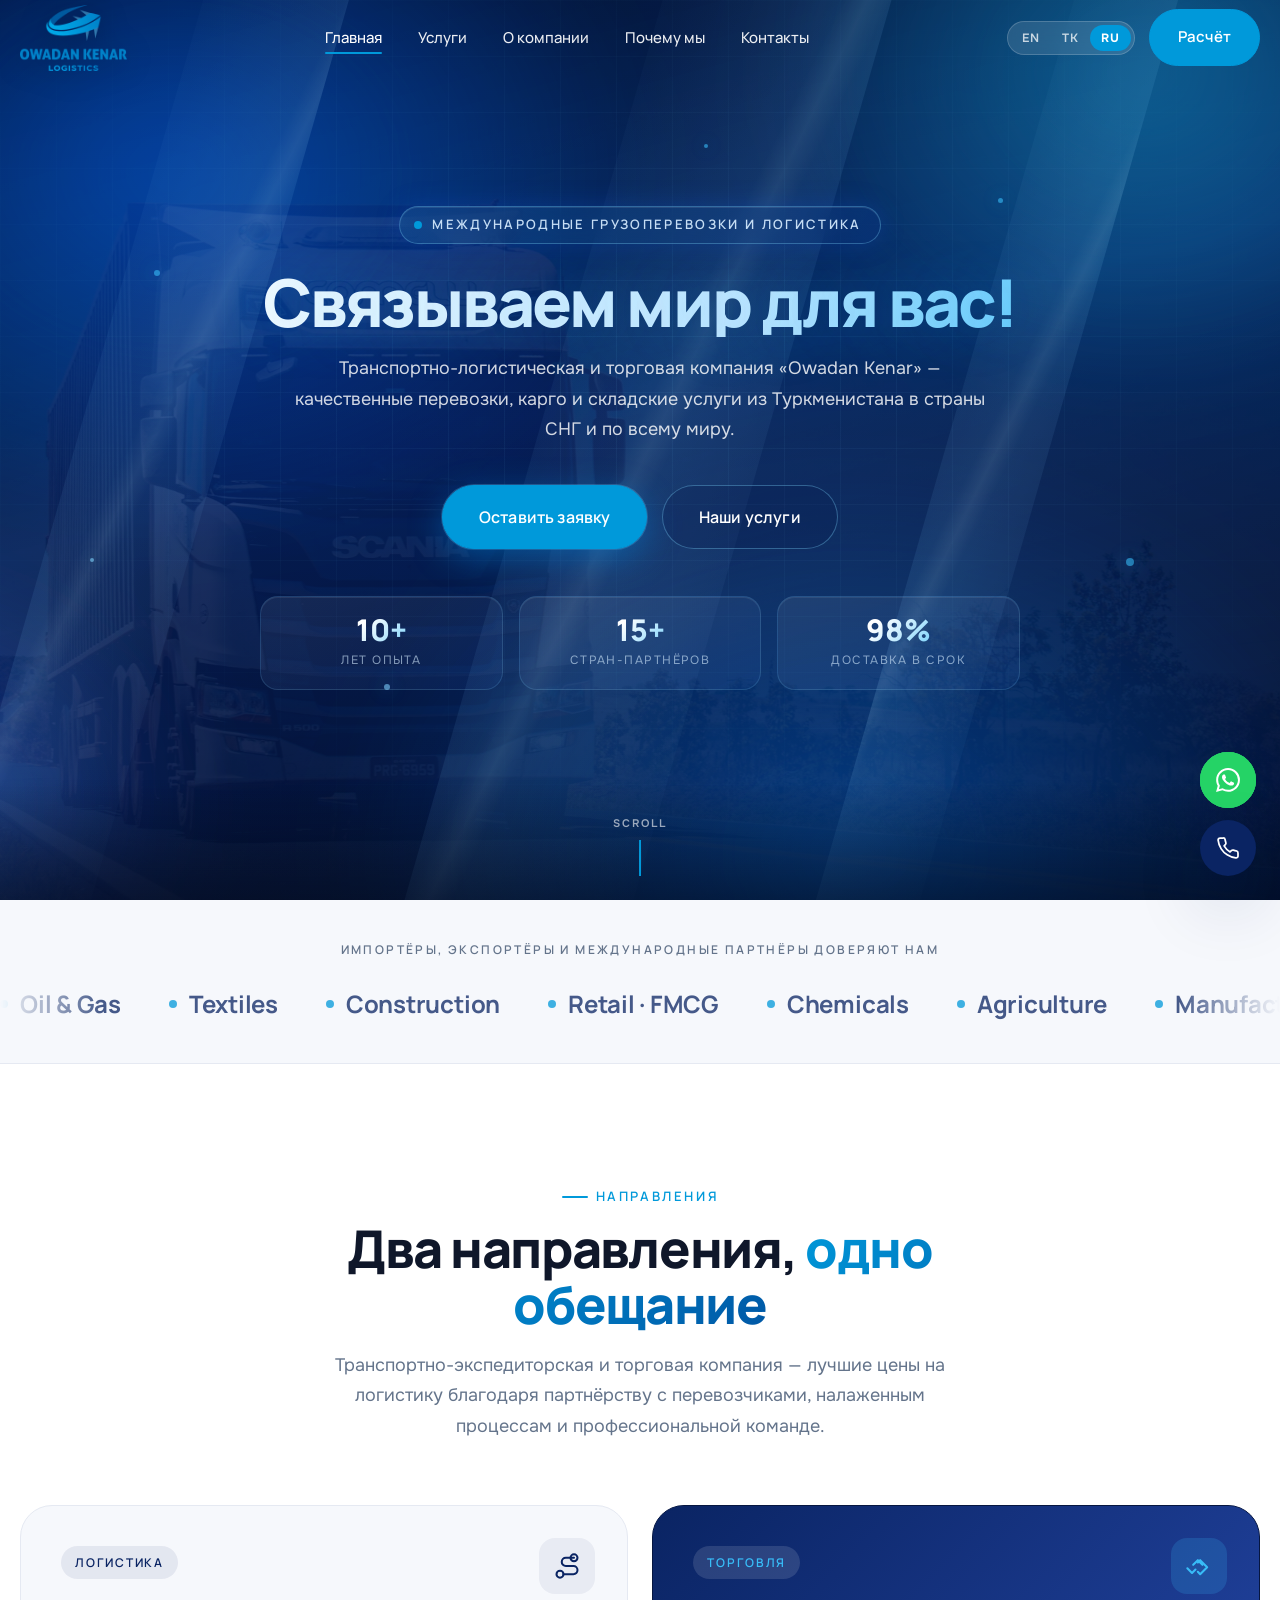
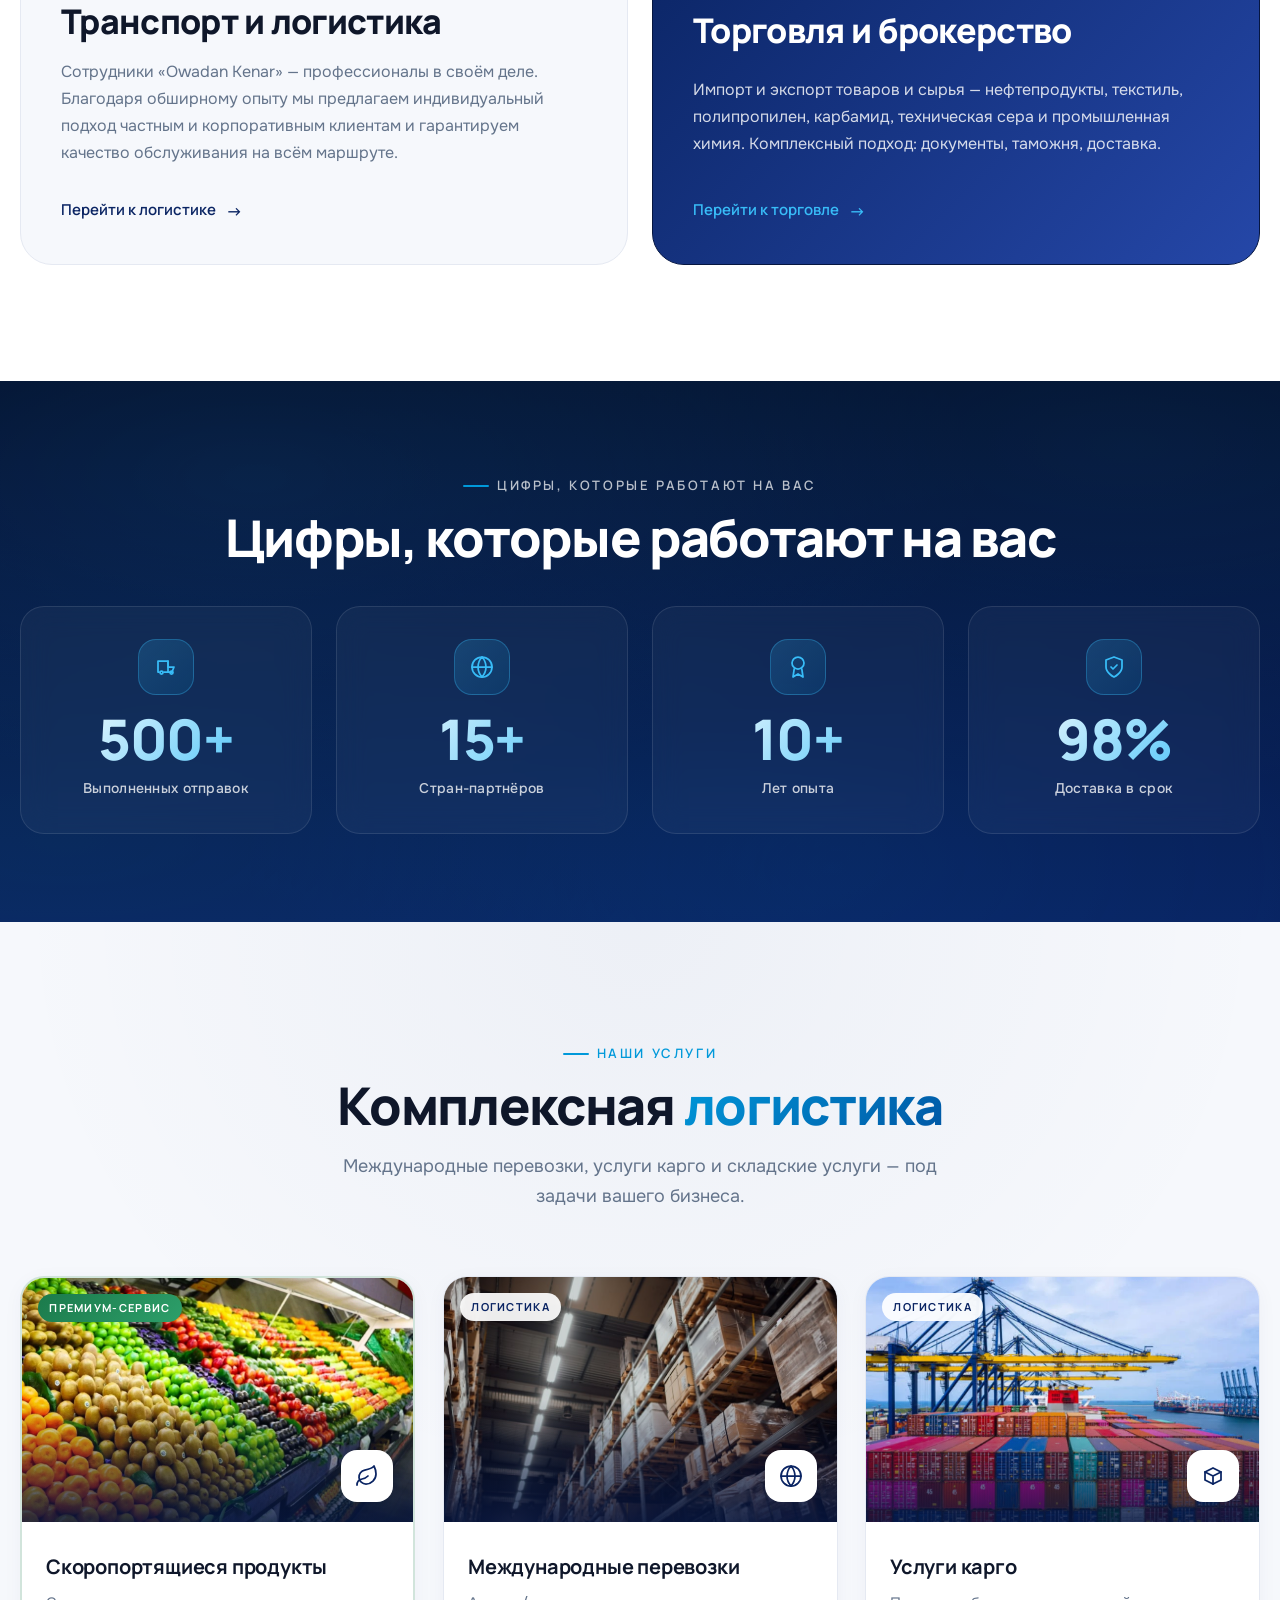
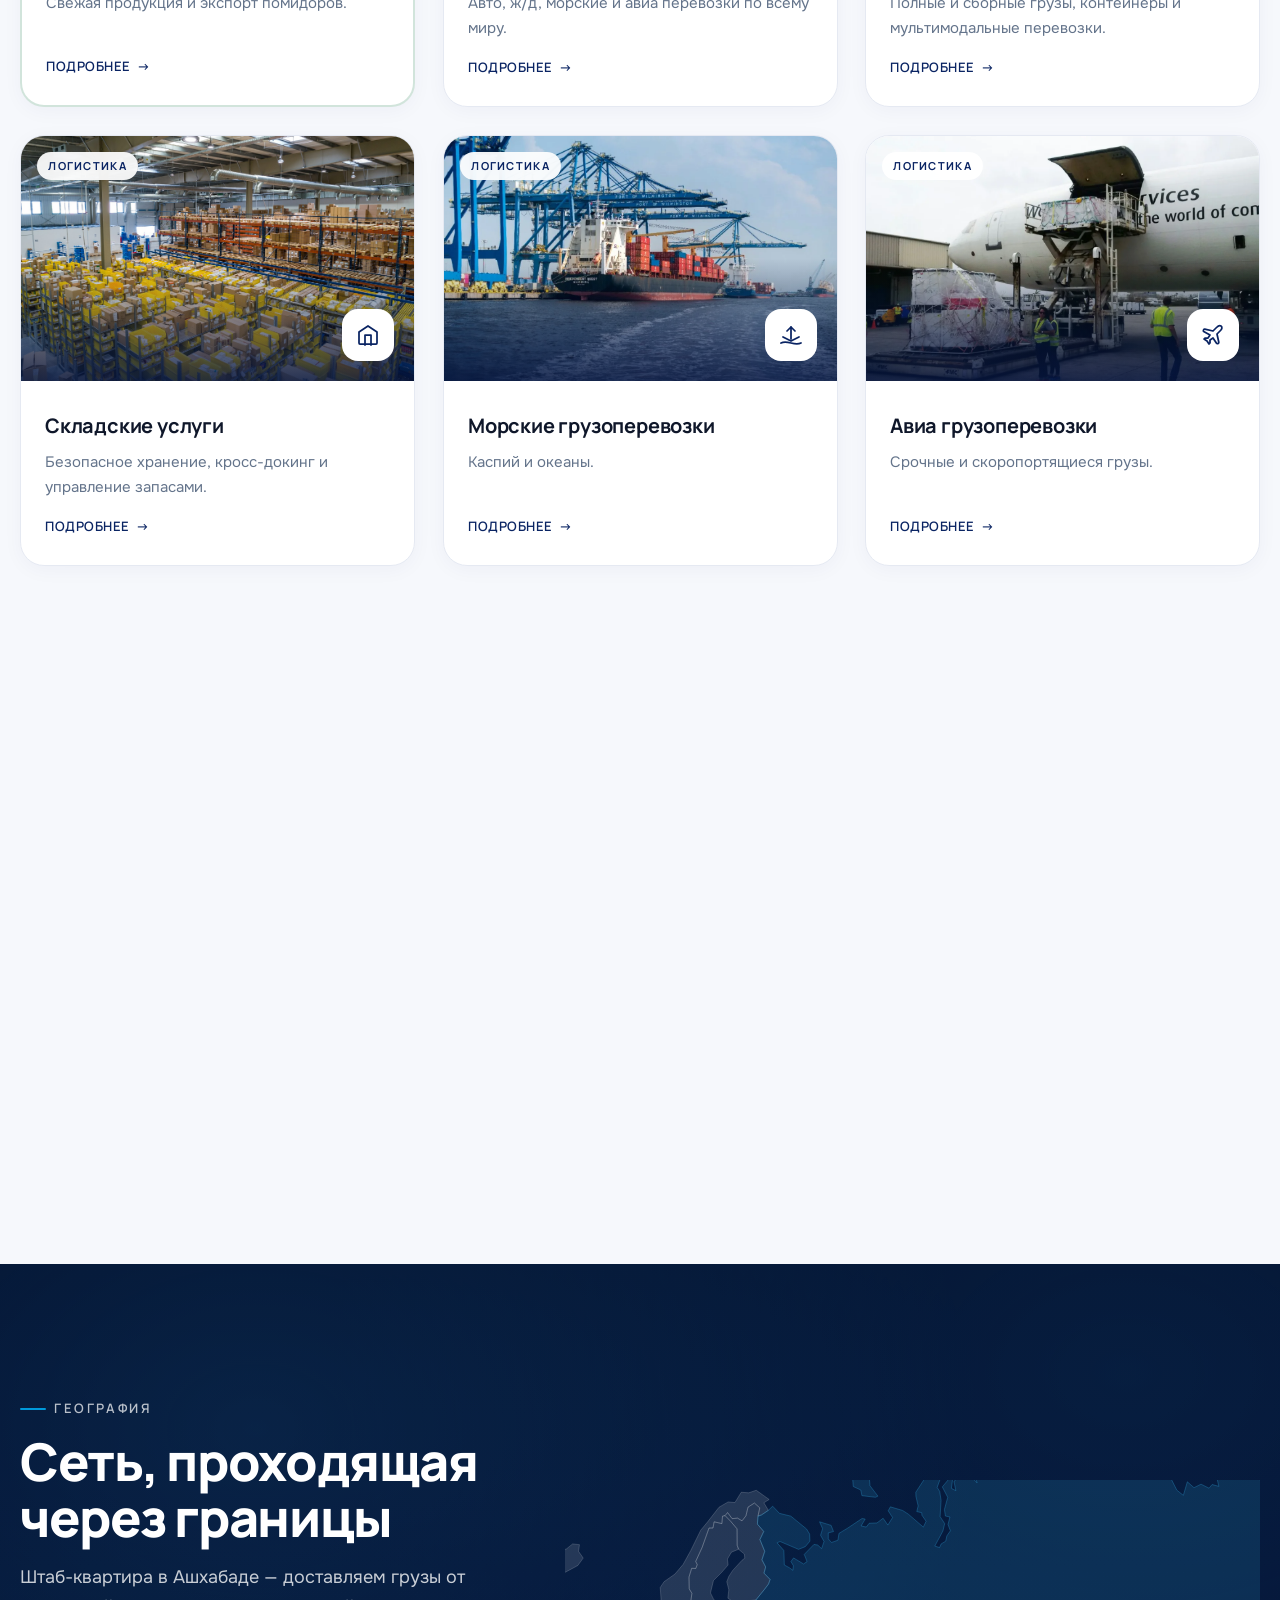
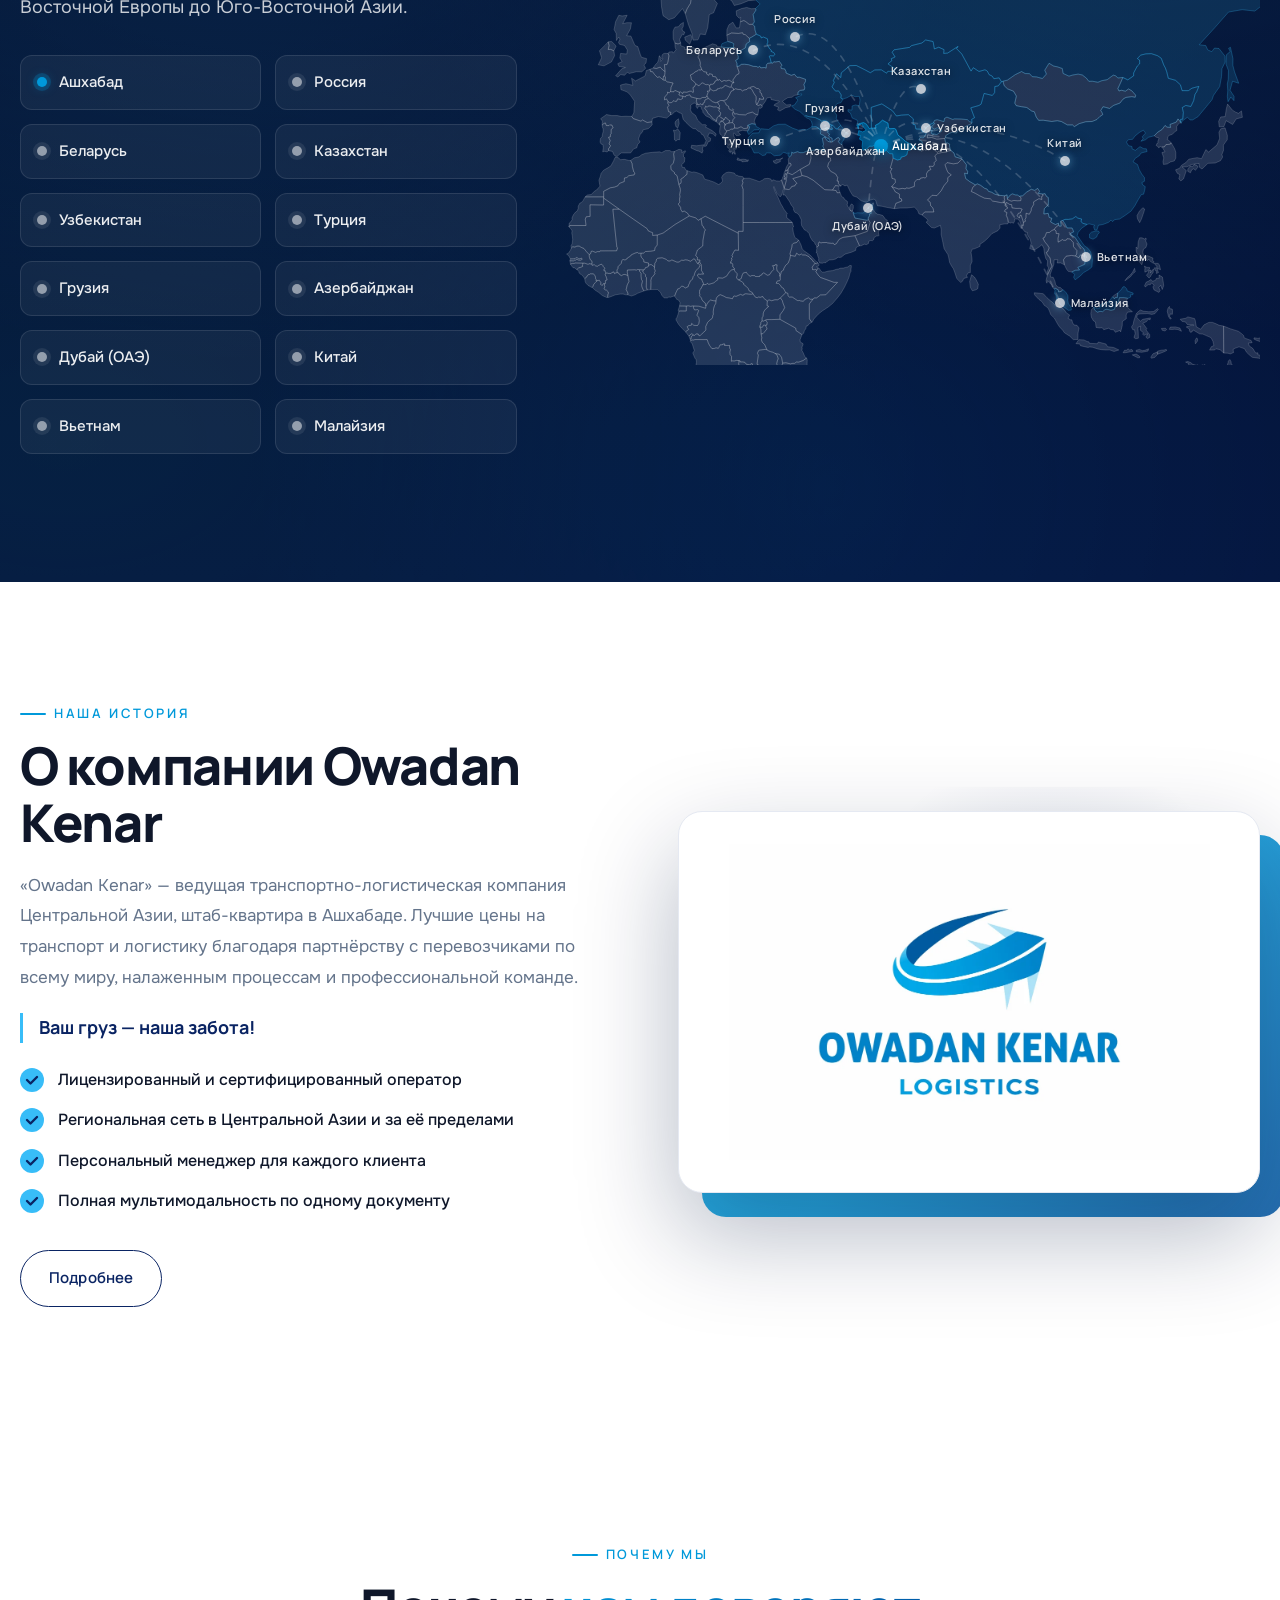
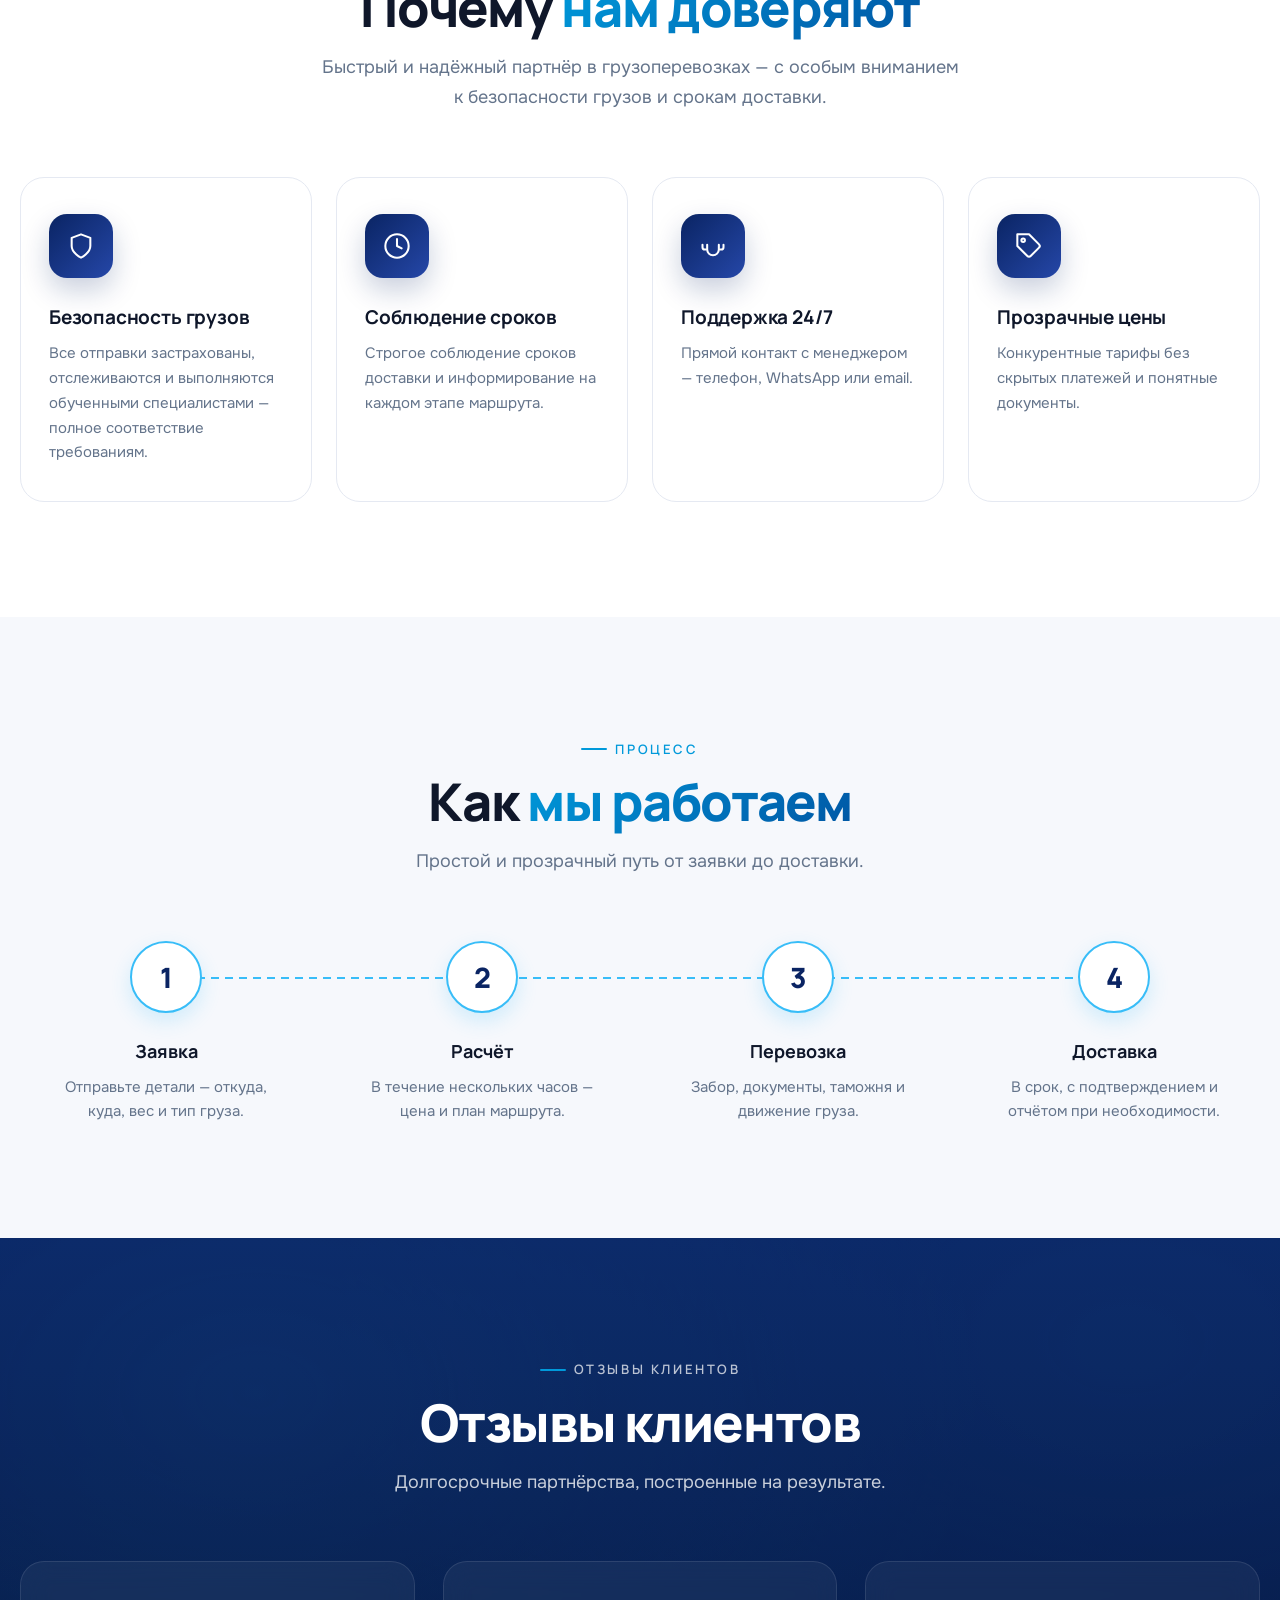
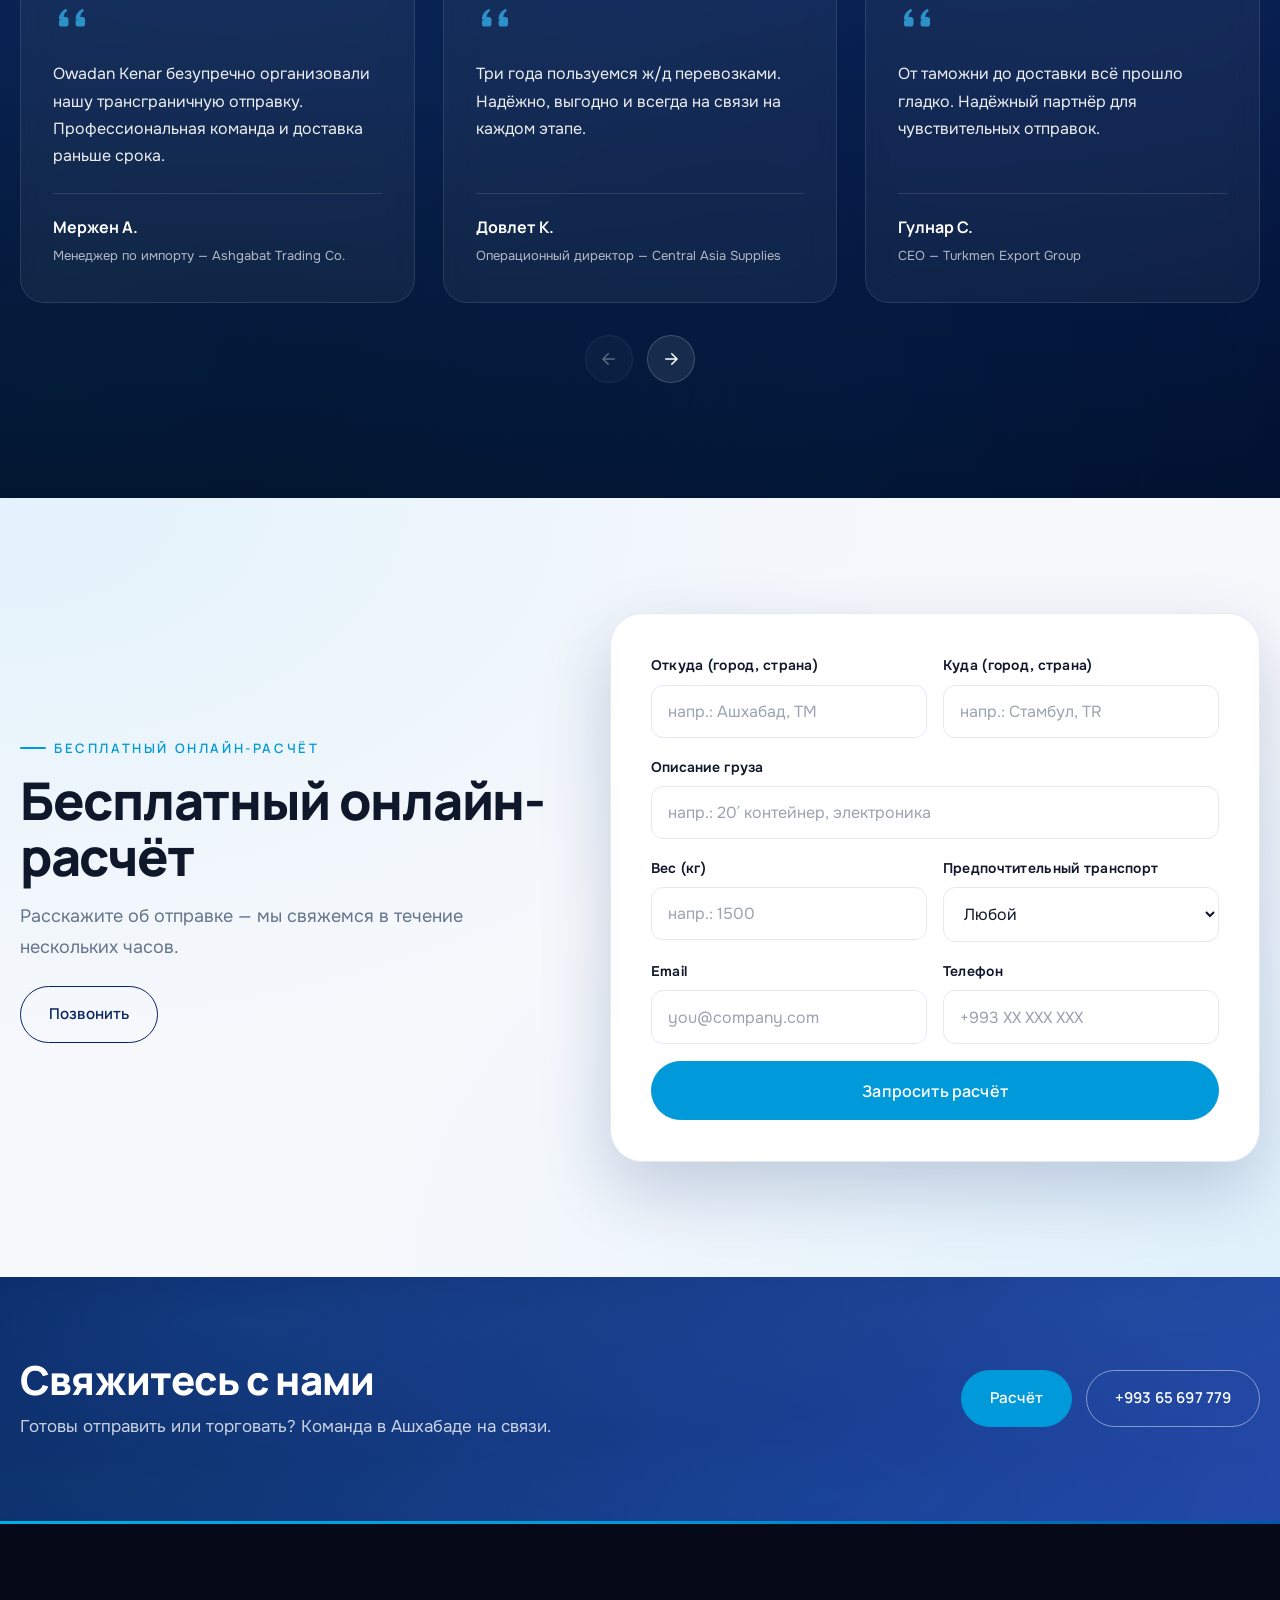
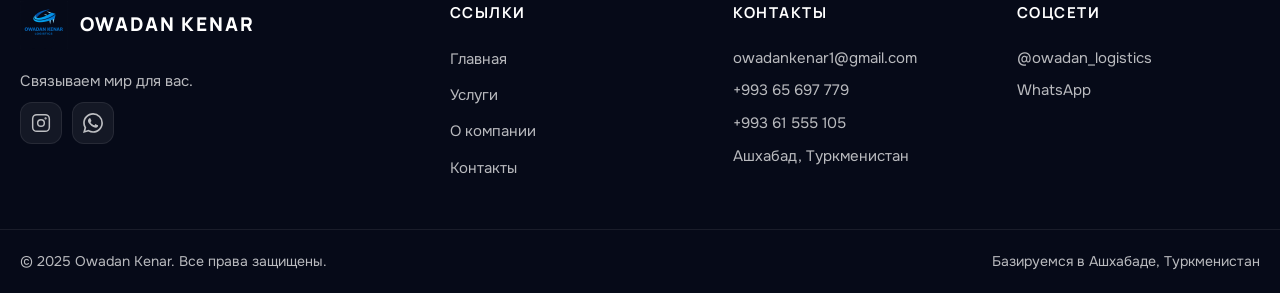
<file: index.html>
<!DOCTYPE html>
<html lang="ru">
<head>
  <meta charset="UTF-8">
  <meta name="viewport" content="width=device-width, initial-scale=1.0">
  <title>Owadan Kenar — International Freight Forwarding & Logistics | Turkmenistan</title>
  <meta name="description" content="Owadan Kenar — international freight forwarding, trading and logistics services across Central Asia. Road, rail, sea, air, customs and warehousing in Turkmenistan.">
  <meta name="keywords" content="logistics, freight forwarding, Turkmenistan, transport, Owadan Kenar, trading, customs, warehousing">
  <meta name="author" content="Owadan Kenar">
  <meta name="theme-color" content="#0A2463">
  <meta property="og:title" content="Owadan Kenar — International Freight Forwarding & Logistics">
  <meta property="og:description" content="International freight forwarding, trading and logistics from Turkmenistan to CIS, Middle East and beyond.">
  <meta property="og:image" content="images/photo-1601584115197-04ecc0da31d7.jpg">
  <meta property="og:type" content="website">
  <meta property="og:url" content="https://owadankenar.com">
  <meta name="twitter:card" content="summary_large_image">
  <link rel="icon" href="logo/owadan-logo.webp" type="image/webp">
  <link rel="preload" as="image" href="logo/owadan-logo-preloader.webp" type="image/webp" fetchpriority="high">
  <link rel="preload" href="style.css" as="style">
  <link rel="preconnect" href="https://fonts.googleapis.com">
  <link rel="preconnect" href="https://fonts.gstatic.com" crossorigin>
  <link rel="stylesheet" href="https://fonts.googleapis.com/css2?family=Manrope:wght@500;600;700;800&family=Onest:wght@400;500;600;700&display=swap">
  <style id="preloader-critical">html.is-loading body{overflow:hidden}.preloader{position:fixed;inset:0;z-index:99999;display:grid;place-items:center;background:#061640}</style>
  <link rel="stylesheet" href="style.css">
  <script>
    (function () { var l = localStorage.getItem('ok-lang') || 'ru'; document.documentElement.lang = l === 'tk' ? 'tk' : l; })();
  </script>
</head>
<body data-page="home">
  <svg id="ok-icon-sprite" xmlns="http://www.w3.org/2000/svg" style="display:none" aria-hidden="true">
  <symbol id="icon-truck" viewBox="0 0 24 24" fill="none" stroke="currentColor" stroke-width="1.75" stroke-linecap="round" stroke-linejoin="round">
    <path d="M10 17h4V6H4v11h1"/><path d="M14 17h4l2-5H14V6"/><circle cx="7.5" cy="17.5" r="1.5"/><circle cx="17.5" cy="17.5" r="1.5"/>
  </symbol>
  <symbol id="icon-globe" viewBox="0 0 24 24" fill="none" stroke="currentColor" stroke-width="1.75" stroke-linecap="round" stroke-linejoin="round">
    <circle cx="12" cy="12" r="10"/><path d="M2 12h20M12 2a15.3 15.3 0 014 10 15.3 15.3 0 01-4 10 15.3 15.3 0 01-4-10 15.3 15.3 0 014-10z"/>
  </symbol>
  <symbol id="icon-award" viewBox="0 0 24 24" fill="none" stroke="currentColor" stroke-width="1.75" stroke-linecap="round" stroke-linejoin="round">
    <circle cx="12" cy="8" r="6"/><path d="M8.21 13.89L7 22l5-3 5 3-1.21-8.11"/>
  </symbol>
  <symbol id="icon-package-check" viewBox="0 0 24 24" fill="none" stroke="currentColor" stroke-width="1.75" stroke-linecap="round" stroke-linejoin="round">
    <path d="M12 22s8-4 8-10V5l-8-3-8 3v7c0 6 8 10 8 10z"/><path d="M9 12l2 2 4-4"/>
  </symbol>
  <symbol id="icon-shield" viewBox="0 0 24 24" fill="none" stroke="currentColor" stroke-width="1.75" stroke-linecap="round" stroke-linejoin="round">
    <path d="M12 22s8-4 8-10V5l-8-3-8 3v7c0 6 8 10 8 10z"/>
  </symbol>
  <symbol id="icon-clock" viewBox="0 0 24 24" fill="none" stroke="currentColor" stroke-width="1.75" stroke-linecap="round" stroke-linejoin="round">
    <circle cx="12" cy="12" r="10"/><path d="M12 6v6l4 2"/>
  </symbol>
  <symbol id="icon-headset" viewBox="0 0 24 24" fill="none" stroke="currentColor" stroke-width="1.75" stroke-linecap="round" stroke-linejoin="round">
    <path d="M3 11v2a2 2 0 0 0 2 2h1"/><path d="M21 11v2a2 2 0 0 1-2 2h-1"/><path d="M7 11v4a5 5 0 0 0 10 0v-4"/>
  </symbol>
  <symbol id="icon-tag" viewBox="0 0 24 24" fill="none" stroke="currentColor" stroke-width="1.75" stroke-linecap="round" stroke-linejoin="round">
    <path d="M20.59 13.41l-7.17 7.17a2 2 0 01-2.83 0L2 12V2h10l8.59 8.59a2 2 0 010 2.82z"/><circle cx="7" cy="7" r="1.5"/>
  </symbol>
  <symbol id="icon-container" viewBox="0 0 24 24" fill="none" stroke="currentColor" stroke-width="1.75" stroke-linecap="round" stroke-linejoin="round">
    <path d="M4 8l8-4 8 4v8l-8 4-8-4V8z"/><path d="M4 8l8 4 8-4M12 12v8"/>
  </symbol>
  <symbol id="icon-train" viewBox="0 0 24 24" fill="none" stroke="currentColor" stroke-width="1.75" stroke-linecap="round" stroke-linejoin="round">
    <rect x="4" y="3" width="16" height="14" rx="2"/><path d="M4 11h16M8 21h.01M16 21h.01M8 17h8"/>
  </symbol>
  <symbol id="icon-ship" viewBox="0 0 24 24" fill="none" stroke="currentColor" stroke-width="1.75" stroke-linecap="round" stroke-linejoin="round">
    <path d="M2 20c2-1 6-1 10 0s8 1 10 0"/><path d="M12 4v12"/><path d="M8 8l4-4 4 4"/><path d="M4 14l8 4 8-4"/>
  </symbol>
  <symbol id="icon-plane" viewBox="0 0 24 24" fill="none" stroke="currentColor" stroke-width="1.75" stroke-linecap="round" stroke-linejoin="round">
    <path d="M17.8 19.2L16 11l3.5-3.5C21 6 21.5 4 20 3c-1-.5-3 0-4.5 1.5L12 8 3.8 6.2c-.5-.1-.9.1-1.1.5l-.3.5c-.2.5-.1 1 .3 1.3L9 12l-2 3H4l-1 1 3 2 2 3 1-1v-3l3-2 3.5 5.3c.3.4.8.5 1.3.3l.5-.2c.4-.3.6-.7.5-1.2z"/>
  </symbol>
  <symbol id="icon-hazard" viewBox="0 0 24 24" fill="none" stroke="currentColor" stroke-width="1.75" stroke-linecap="round" stroke-linejoin="round">
    <path d="M10.29 3.86L1.82 18a2 2 0 001.71 3h16.94a2 2 0 001.71-3L13.71 3.86a2 2 0 00-3.42 0z"/><path d="M12 9v4M12 17h.01"/>
  </symbol>
  <symbol id="icon-document" viewBox="0 0 24 24" fill="none" stroke="currentColor" stroke-width="1.75" stroke-linecap="round" stroke-linejoin="round">
    <path d="M14 2H6a2 2 0 00-2 2v16a2 2 0 002 2h12a2 2 0 002-2V8z"/><path d="M14 2v6h6M16 13H8M16 17H8M10 9H8"/>
  </symbol>
  <symbol id="icon-warehouse" viewBox="0 0 24 24" fill="none" stroke="currentColor" stroke-width="1.75" stroke-linecap="round" stroke-linejoin="round">
    <path d="M3 9l9-6 9 6v11a1 1 0 01-1 1H4a1 1 0 01-1-1V9z"/><path d="M9 22V12h6v10"/>
  </symbol>
  <symbol id="icon-route" viewBox="0 0 24 24" fill="none" stroke="currentColor" stroke-width="1.75" stroke-linecap="round" stroke-linejoin="round">
    <circle cx="6" cy="19" r="3"/><path d="M9 19h8.5a3.5 3.5 0 000-7H11a3.5 3.5 0 010-7H18"/><circle cx="18" cy="5" r="3"/>
  </symbol>
  <symbol id="icon-bolt" viewBox="0 0 24 24" fill="none" stroke="currentColor" stroke-width="1.75" stroke-linecap="round" stroke-linejoin="round">
    <path d="M13 2L3 14h9l-1 8 10-12h-9l1-8z"/>
  </symbol>
  <symbol id="icon-mail" viewBox="0 0 24 24" fill="none" stroke="currentColor" stroke-width="1.75" stroke-linecap="round" stroke-linejoin="round">
    <path d="M4 4h16c1.1 0 2 .9 2 2v12c0 1.1-.9 2-2 2H4c-1.1 0-2-.9-2-2V6c0-1.1.9-2 2-2z"/><path d="M22 6l-10 7L2 6"/>
  </symbol>
  <symbol id="icon-phone" viewBox="0 0 24 24" fill="none" stroke="currentColor" stroke-width="1.75" stroke-linecap="round" stroke-linejoin="round">
    <path d="M22 16.92v3a2 2 0 01-2.18 2 19.79 19.79 0 01-8.63-3.07 19.5 19.5 0 01-6-6 19.79 19.79 0 01-3.07-8.67A2 2 0 014.11 2h3a2 2 0 012 1.72c.127.96.361 1.903.7 2.81a2 2 0 01-.45 2.11L8.09 9.91a16 16 0 006 6l1.27-1.27a2 2 0 012.11-.45c.907.339 1.85.573 2.81.7A2 2 0 0122 16.92z"/>
  </symbol>
  <symbol id="icon-pin" viewBox="0 0 24 24" fill="none" stroke="currentColor" stroke-width="1.75" stroke-linecap="round" stroke-linejoin="round">
    <path d="M21 10c0 7-9 13-9 13s-9-6-9-13a9 9 0 1118 0z"/><circle cx="12" cy="10" r="3"/>
  </symbol>
  <symbol id="icon-link" viewBox="0 0 24 24" fill="none" stroke="currentColor" stroke-width="1.75" stroke-linecap="round" stroke-linejoin="round">
    <path d="M10 13a5 5 0 007.54.54l3-3a5 5 0 00-7.07-7.07l-1.72 1.71"/><path d="M14 11a5 5 0 00-7.54-.54l-3 3a5 5 0 007.07 7.07l1.71-1.71"/>
  </symbol>
  <symbol id="icon-instagram" viewBox="0 0 24 24" fill="none" stroke="currentColor" stroke-width="1.75" stroke-linecap="round" stroke-linejoin="round">
    <rect x="2" y="2" width="20" height="20" rx="5"/><circle cx="12" cy="12" r="4"/><circle cx="17.5" cy="6.5" r="0.5" fill="currentColor"/>
  </symbol>
  <symbol id="icon-arrow-right" viewBox="0 0 24 24" fill="none" stroke="currentColor" stroke-width="2" stroke-linecap="round" stroke-linejoin="round">
    <path d="M5 12h14M13 5l7 7-7 7"/>
  </symbol>
  <symbol id="icon-arrow-left" viewBox="0 0 24 24" fill="none" stroke="currentColor" stroke-width="2" stroke-linecap="round" stroke-linejoin="round">
    <path d="M19 12H5M11 19l-7-7 7-7"/>
  </symbol>
  <symbol id="icon-quote" viewBox="0 0 32 32" fill="currentColor">
    <path d="M9 18H5c0-4 2-7 6-9l1 2c-2 1-3 3-3 5h2c1 0 2 1 2 2v4c0 1-1 2-2 2H7c-1 0-2-1-2-2v-2c0-1 1-2 2-2h2zm14 0h-4c0-4 2-7 6-9l1 2c-2 1-3 3-3 5h2c1 0 2 1 2 2v4c0 1-1 2-2 2h-4c-1 0-2-1-2-2v-2c0-1 1-2 2-2h2z"/>
  </symbol>
  <symbol id="icon-whatsapp" viewBox="0 0 24 24" fill="currentColor">
    <path d="M17.472 14.382c-.297-.149-1.758-.867-2.03-.967-.273-.099-.471-.148-.67.15-.197.297-.767.966-.94 1.164-.173.199-.347.223-.644.075-.297-.15-1.255-.463-2.39-1.475-.883-.788-1.48-1.761-1.653-2.059-.173-.297-.018-.458.13-.606.134-.133.298-.347.446-.52.149-.174.198-.298.298-.497.099-.198.05-.371-.025-.52-.075-.149-.669-1.612-.916-2.207-.242-.579-.487-.5-.669-.51-.173-.008-.371-.01-.57-.01-.198 0-.52.074-.792.372-.272.297-1.04 1.016-1.04 2.479 0 1.462 1.065 2.875 1.213 3.074.149.198 2.096 3.2 5.077 4.487.709.306 1.262.489 1.694.625.712.227 1.36.195 1.871.118.571-.085 1.758-.719 2.006-1.413.248-.694.248-1.289.173-1.413-.074-.124-.272-.198-.57-.347m-5.421 7.403h-.004a9.87 9.87 0 01-5.031-1.378l-.361-.214-3.741.982.998-3.648-.235-.374a9.86 9.86 0 01-1.51-5.26c.001-5.45 4.436-9.884 9.888-9.884 2.64 0 5.122 1.03 6.988 2.898a9.825 9.825 0 012.893 6.994c-.003 5.45-4.435 9.884-9.885 9.884m8.413-18.297A11.815 11.815 0 0012.05 0C5.495 0 .16 5.335.157 11.892c0 2.096.547 4.142 1.588 5.945L.057 24l6.305-1.654a11.882 11.882 0 005.683 1.448h.005c6.554 0 11.89-5.335 11.893-11.893a11.821 11.821 0 00-3.48-8.413z"/>
  </symbol>
  <symbol id="icon-anchor" viewBox="0 0 24 24" fill="none" stroke="currentColor" stroke-width="1.75" stroke-linecap="round" stroke-linejoin="round">
    <circle cx="12" cy="5" r="3"/><path d="M12 22V8M5 12H2a10 10 0 0020 0h-3"/>
  </symbol>
  <symbol id="icon-handshake" viewBox="0 0 24 24" fill="none" stroke="currentColor" stroke-width="1.75" stroke-linecap="round" stroke-linejoin="round">
    <path d="M11 17l2 2 6-6-6-6-2 2"/><path d="M2 14l4 4 3-3M7 11l4-4 4 4"/>
  </symbol>
  <symbol id="icon-spark" viewBox="0 0 24 24" fill="none" stroke="currentColor" stroke-width="1.75" stroke-linecap="round" stroke-linejoin="round">
    <path d="M12 3v3M12 18v3M3 12h3M18 12h3M5.6 5.6l2.1 2.1M16.3 16.3l2.1 2.1M5.6 18.4l2.1-2.1M16.3 7.7l2.1-2.1"/>
  </symbol>
  <symbol id="icon-leaf" viewBox="0 0 24 24" fill="none" stroke="currentColor" stroke-width="1.75" stroke-linecap="round" stroke-linejoin="round">
    <path d="M11 20A7 7 0 019.8 6.1C15.5 5 17 4.48 19 2c1 2 2 4.18 2 8 0 5.5-4.78 10-10 10z"/><path d="M2 21c0-3 1.85-5.36 5.08-6C9.5 14.52 12 13 13 12"/>
  </symbol>
  <symbol id="icon-snowflake" viewBox="0 0 24 24" fill="none" stroke="currentColor" stroke-width="1.75" stroke-linecap="round" stroke-linejoin="round">
    <path d="M12 2v20M2 12h20M4.93 4.93l14.14 14.14M19.07 4.93L4.93 19.07"/>
  </symbol>
</svg>
  <div id="world-map-data" hidden aria-hidden="true"><?xml version="1.0" encoding="utf-8"?>
<!-- (c) ammap.com | SVG map of World - Low -->
<svg xmlns="http://www.w3.org/2000/svg" xmlns:amcharts="http://amcharts.com/ammap" xmlns:xlink="http://www.w3.org/1999/xlink" version="1.1">
	<defs>
		<style type="text/css">
			.land
			{
				fill: #CCCCCC;
				fill-opacity: 1;
				stroke:white;
				stroke-opacity: 1;
				stroke-width:0.5;
			}
		</style>

		<amcharts:ammap projection="mercator" leftLongitude="-169.6" topLatitude="83.68" rightLongitude="190.25" bottomLatitude="-55.55"></amcharts:ammap>

		<!-- All areas are listed in the line below. You can use this list in your script. -->
		<!--{id:"AE"},{id:"AF"},{id:"AL"},{id:"AM"},{id:"AO"},{id:"AR"},{id:"AT"},{id:"AU"},{id:"AZ"},{id:"BA"},{id:"BD"},{id:"BE"},{id:"BF"},{id:"BG"},{id:"BI"},{id:"BJ"},{id:"BN"},{id:"BO"},{id:"BR"},{id:"BS"},{id:"BT"},{id:"BW"},{id:"BY"},{id:"BZ"},{id:"CA"},{id:"CD"},{id:"CF"},{id:"CG"},{id:"CH"},{id:"CI"},{id:"CL"},{id:"CM"},{id:"CN"},{id:"CO"},{id:"CR"},{id:"CU"},{id:"CY"},{id:"CZ"},{id:"DE"},{id:"DJ"},{id:"DK"},{id:"DO"},{id:"DZ"},{id:"EC"},{id:"EE"},{id:"EG"},{id:"EH"},{id:"ER"},{id:"ES"},{id:"ET"},{id:"FK"},{id:"FI"},{id:"FJ"},{id:"FR"},{id:"GA"},{id:"GB"},{id:"GE"},{id:"GF"},{id:"GH"},{id:"GL"},{id:"GM"},{id:"GN"},{id:"GQ"},{id:"GR"},{id:"GT"},{id:"GW"},{id:"GY"},{id:"HN"},{id:"HR"},{id:"HT"},{id:"HU"},{id:"ID"},{id:"IE"},{id:"IL"},{id:"IN"},{id:"IQ"},{id:"IR"},{id:"IS"},{id:"IT"},{id:"JM"},{id:"JO"},{id:"JP"},{id:"KE"},{id:"KG"},{id:"KH"},{id:"KP"},{id:"KR"},{id:"XK"},{id:"KW"},{id:"KZ"},{id:"LA"},{id:"LB"},{id:"LK"},{id:"LR"},{id:"LS"},{id:"LT"},{id:"LU"},{id:"LV"},{id:"LY"},{id:"MA"},{id:"MD"},{id:"ME"},{id:"MG"},{id:"MK"},{id:"ML"},{id:"MM"},{id:"MN"},{id:"MR"},{id:"MW"},{id:"MX"},{id:"MY"},{id:"MZ"},{id:"NA"},{id:"NC"},{id:"NE"},{id:"NG"},{id:"NI"},{id:"NL"},{id:"NO"},{id:"NP"},{id:"NZ"},{id:"OM"},{id:"PA"},{id:"PE"},{id:"PG"},{id:"PH"},{id:"PL"},{id:"PK"},{id:"PR"},{id:"PS"},{id:"PT"},{id:"PY"},{id:"QA"},{id:"RO"},{id:"RS"},{id:"RU"},{id:"RW"},{id:"SA"},{id:"SB"},{id:"SD"},{id:"SE"},{id:"SI"},{id:"SJ"},{id:"SK"},{id:"SL"},{id:"SN"},{id:"SO"},{id:"SR"},{id:"SS"},{id:"SV"},{id:"SY"},{id:"SZ"},{id:"TD"},{id:"TF"},{id:"TG"},{id:"TH"},{id:"TJ"},{id:"TL"},{id:"TM"},{id:"TN"},{id:"TR"},{id:"TT"},{id:"TW"},{id:"TZ"},{id:"UA"},{id:"UG"},{id:"US"},{id:"UY"},{id:"UZ"},{id:"VE"},{id:"VN"},{id:"VU"},{id:"YE"},{id:"ZA"},{id:"ZM"},{id:"ZW"}-->

	</defs>
	<g>
		<path id="AE" title="United Arab Emirates" class="land" d="M619.874,393.722L620.373,393.573L620.477,394.411L622.671,393.93L624.99,394.009L626.684,394.1L628.604,392.028L630.695,390.054L632.467,388.146L633.001,389.202L633.382,391.639L631.949,391.651L631.72,393.648L632.216,394.073L630.947,394.674L630.939,395.919L630.122,397.175L630.049,398.394L629.484,399.032L621.056,397.508L619.981,394.428z"/>
		<path id="AF" title="Afghanistan" class="land" d="M646.879,356.901L649.738,358.201L651.853,357.745L652.438,356.188L654.651,355.669L656.231,354.617L656.791,351.832L659.154,351.154L659.594,349.902L660.917,350.843L661.762,350.952L663.323,350.975L665.438,351.716L666.295,352.143L668.324,351.017L669.27,351.694L670.174,350.085L671.85,350.159L672.281,349.641L672.578,348.213L673.785,346.975L675.303,347.785L674.998,348.869L675.846,349.038L675.585,351.994L676.694,353.137L677.672,352.404L678.916,352.057L680.663,350.486L682.594,350.745L685.486,350.751L685.985,351.758L684.353,352.15L682.928,352.795L679.71,353.2L676.699,353.931L675.063,355.439L675.725,356.899L676.046,358.603L674.649,360.033L674.766,361.335L673.995,362.549L671.328,362.444L672.43,364.663L670.646,365.507L669.455,367.511L669.609,369.491L668.514,370.415L667.477,370.109L665.334,370.537L665.027,371.451L662.939,371.446L661.377,373.289L661.278,376.039L657.635,377.374L655.682,377.092L655.114,377.794L653.438,377.386L650.634,377.865L645.936,376.228L648.479,373.298L648.249,371.202L646.125,370.65L645.905,368.565L644.987,365.921L646.187,364.094L644.966,363.599L645.736,361.148z"/>
		<path id="AL" title="Albania" class="land" d="M532.985,334.657L532.629,335.93L533.027,337.524L534.19,338.425L534.134,339.393L533.223,339.925L533.054,341.115L531.75,342.88L531.274,342.626L531.218,341.826L529.665,340.601L529.421,338.851L529.658,336.323L530.041,335.164L529.568,334.573L529.38,333.377L530.596,331.512L530.774,332.227L531.528,331.891L532.125,332.907L532.796,333.293z"/>
		<path id="AM" title="Armenia" class="land" d="M597.453,337.502L601.349,336.923L601.93,337.897L602.998,338.537L602.434,339.461L603.927,340.719L603.137,341.881L604.327,342.869L605.586,343.462L605.648,345.958L604.633,346.064L603.488,343.984L603.501,343.427L602.262,343.435L601.432,342.462L600.849,342.561L599.744,341.498L597.659,340.59L597.929,338.803z"/>
		<path id="AO" title="Angola" class="land" d="M521.03,479.784l0.691,2.088l0.805,1.683l0.645,0.908l1.074,1.47l1.854,-0.228l0.925,-0.396l1.549,0.397l0.42,-0.703l0.704,-1.637l1.739,-0.109l0.151,-0.486l1.431,-0.011l-0.244,1.011l3.402,-0.024l0.051,1.768l0.568,1.086l-0.413,1.698l0.206,1.735l0.935,1.049l-0.15,3.371l0.694,-0.26l1.219,0.07l1.737,-0.425l1.277,0.167l0.296,0.881l-0.319,1.379l0.493,1.335l-0.418,1.068l0.239,0.986l-5.838,-0.036l-0.129,9.158l1.892,2.377l1.83,1.823l-5.153,1.192l-6.788,-0.414l-1.943,-1.4l-11.366,0.126l-0.424,0.205L513,511.367l-1.818,-0.087l-1.678,0.497l-1.35,0.555l-0.264,-1.833l0.388,-2.552l0.967,-2.645l0.146,-1.236l0.91,-2.588l0.668,-1.173l1.611,-1.87l0.899,-1.269l0.294,-2.107l-0.147,-1.609l-0.838,-1.013l-0.747,-1.716l-0.689,-1.694l0.15,-0.586l0.862,-1.117l-0.851,-2.718l-0.574,-1.88l-1.405,-1.774l0.267,-0.544l1.157,-0.376l0.813,0.052l0.983,-0.336L521.03,479.784zM510.124,479.243l-0.713,0.296l-0.75,-2.104l1.132,-1.207l0.847,-0.47l1.051,0.959l-1.021,0.587l-0.458,0.719L510.124,479.243z"/>
		<path id="AR" title="Argentina" class="land" d="M291.601,648.907l-2.664,0.245l-1.43,-1.726l-1.689,-0.13l-3.002,-0.003l-0.002,-10.568l1.077,2.148l1.402,3.525l3.645,2.865l3.925,1.207L291.601,648.907zM293.101,526.469l1.648,2.178l1.094,-2.426l3.197,0.125l0.453,0.644l5.155,4.945l2.292,0.464l3.426,2.262l2.888,1.202l0.402,1.362l-2.76,4.731l2.827,0.854l3.149,0.479l2.217,-0.505l2.543,-2.398l0.458,-2.743l1.389,-0.593l1.407,1.789l-0.057,2.489l-2.361,1.729l-1.883,1.282l-3.165,3.078l-3.741,4.372l-0.701,2.594l-0.75,3.365l0.028,3.297l-0.608,0.742l-0.217,2.165l-0.192,1.761l3.56,2.914l-0.383,2.368l1.752,1.507l-0.143,1.7l-2.694,4.516l-4.157,1.913l-5.624,0.746l-3.08,-0.361l0.589,2.147l-0.574,2.721l0.518,1.851l-1.682,1.299l-2.874,0.512l-2.696,-1.347l-1.083,0.967l0.391,3.71l1.893,1.135l1.535,-1.189l0.835,1.962l-2.582,1.18l-2.251,2.383l-0.412,3.907l-0.663,2.107l-2.648,0.011l-2.198,2.035l-0.804,3.013l2.757,2.982l2.681,0.831l-0.964,3.726l-3.312,2.375l-1.822,5.025l-2.559,1.719l-1.149,2.059l0.905,4.641l1.866,2.633l-1.182,-0.231l-2.599,-0.715l-6.775,-0.608l-1.162,-2.632l0.054,-3.332l-1.867,0.284l-0.988,-1.596l-0.245,-4.599l2.151,-1.878l0.889,-2.68l-0.326,-2.112l1.486,-3.52l1.024,-5.35l-0.301,-2.331l1.224,-0.748l-0.3,-1.478l-1.301,-0.782l0.924,-1.63l-1.266,-1.462l-0.655,-4.395l1.127,-0.767l-0.474,-4.543l0.659,-3.751l0.75,-3.223l1.679,-1.3l-0.853,-3.462l-0.009,-3.217l2.123,-2.263l-0.065,-2.868l1.6,-3.313l0.007,-3.086l-0.728,-0.609l-1.292,-5.694l1.728,-3.343l-0.265,-3.115l1.002,-2.896l1.836,-2.963l1.979,-1.95l-0.839,-1.225l0.585,-1.001l-0.089,-5.143l3.054,-1.509l0.962,-3.159l-0.34,-0.758l2.336,-2.722L293.101,526.469z"/>
		<path id="AT" title="Austria" class="land" d="M522.861,309.853L522.648,311.557L521.069,311.565L521.613,312.464L520.682,315.111L520.147,315.8L517.695,315.901L516.28,316.823L513.964,316.509L509.955,315.458L509.329,314.034L506.558,314.746L506.231,315.523L504.533,314.943L503.102,314.832L501.833,314.085L502.262,313.078L502.154,312.344L503,312.116L504.419,313.264L504.818,312.173L507.291,312.35L509.295,311.606L510.64,311.733L511.514,312.582L511.775,311.878L511.378,309.158L512.385,308.624L513.374,306.673L515.457,308.037L517.034,306.302L518.021,305.983L520.198,307.281L521.515,307.061L522.807,307.861L522.582,308.396z"/>
		<path id="AU" title="Australia" class="land" d="M882.928,588.16l2.709,1.277l1.526,-0.508l2.188,-0.71l1.682,0.248l0.199,4.425l-0.961,1.3l-0.289,3.064l-0.98,-1.047l-1.946,2.675l-0.58,-0.208l-1.725,-0.12l-1.729,-3.276l-0.384,-2.496l-1.617,-3.254l0.071,-1.695L882.928,588.16zM877.779,502.097l1.01,2.254l1.799,-1.084l0.929,1.218l1.346,1.125l-0.288,1.28l0.598,2.484l0.426,1.452l0.706,0.355l0.761,2.495l-0.271,1.52l0.908,1.995l3.038,1.542l1.98,1.407l1.881,1.292l-0.367,0.721l1.604,1.872l1.09,3.249l1.119,-0.662l1.137,1.306l0.686,-0.464l0.483,3.208l1.989,1.871l1.302,1.167l2.191,2.488l0.788,2.487l0.072,1.774l-0.193,1.937l1.336,2.676l-0.16,2.811l-0.485,1.48l-0.757,2.871l0.057,1.859l-0.555,2.34l-1.238,2.996l-2.077,1.631l-1.023,2.59l-0.936,1.666l-0.831,2.932l-1.082,1.707l-0.709,2.583l-0.362,2.401l0.144,1.109l-1.607,1.224l-3.139,0.128l-2.588,1.454l-1.288,1.38l-1.694,1.539l-2.322,-1.584l-1.718,-0.629l0.436,-1.851l-1.533,0.67l-2.455,2.582l-2.424,-0.97l-1.59,-0.564l-1.604,-0.254l-2.714,-1.027l-1.813,-2.175l-0.521,-2.655l-0.651,-1.752l-1.378,-1.398l-2.697,-0.414l0.922,-1.661l-0.679,-2.522l-1.369,2.351l-2.495,0.627l1.467,-1.885l0.425,-1.953l1.083,-1.646l-0.225,-2.472l-2.28,2.849l-1.752,1.15l-1.074,2.693l-2.189,-1.396l0.087,-1.791l-1.754,-2.43l-1.479,-1.247l0.527,-0.766l-3.598,-2.001l-1.971,-0.094l-2.696,-1.597l-5.021,0.31l-3.631,1.175l-3.19,1.1l-2.676,-0.219l-2.972,1.696l-2.432,0.766l-0.54,1.75l-1.035,1.363l-2.38,0.082l-1.761,0.299l-2.478,-0.613l-2.017,0.367l-1.925,0.154l-1.668,1.801l-0.817,-0.153l-1.406,0.959l-1.348,1.082l-2.046,-0.134l-1.879,-0.001l-2.975,-2.168l-1.507,-0.642l0.061,-1.927l1.393,-0.456l0.476,-0.761l-0.1,-1.196l0.343,-2.302l-0.313,-1.948l-1.482,-3.294l-0.46,-1.845l0.121,-1.83l-1.116,-2.079l-0.071,-0.934l-1.242,-1.262l-0.35,-2.468l-1.603,-2.477l-0.388,-1.327l1.231,1.346l-0.946,-2.881l1.391,0.898l0.83,1.203l-0.047,-1.59l-1.388,-2.43l-0.269,-0.968l-0.65,-0.917l0.305,-1.767l0.574,-0.75l0.383,-1.519l-0.3,-1.768l1.159,-2.165l0.211,2.292l1.185,-2.071l2.278,-1.002l1.366,-1.276l2.143,-1.095l1.274,-0.232l0.772,0.367l2.209,-1.109l1.701,-0.33l0.425,-0.65l0.742,-0.271l1.55,0.07l2.947,-0.867l1.524,-1.313l0.716,-1.575l1.645,-1.491l0.126,-1.169l0.073,-1.589l1.962,-2.474l1.181,2.514l1.193,-0.582l-0.998,-1.375l0.88,-1.409l1.237,0.629l0.34,-2.205l1.532,-1.421l0.676,-1.138l1.41,-0.491l0.044,-0.804l1.232,0.335l0.049,-0.722l1.233,-0.412l1.355,-0.387l2.071,1.318l1.556,1.705l1.755,0.02l1.783,0.271l-0.594,-1.582l1.343,-2.303l1.264,-0.749l-0.437,-0.715l1.218,-1.632l1.698,-1.006l1.435,0.339l2.355,-0.537l-0.051,-1.455l-2.054,-0.936l1.493,-0.413l1.857,0.704l1.489,1.167l2.361,0.729l0.801,-0.288l1.738,0.875l1.638,-0.815l1.054,0.248l0.656,-0.547l1.287,1.41l-0.747,1.528l-1.064,1.155l-0.964,0.096l0.325,1.146l-0.824,1.435l-0.996,1.414l0.201,0.814l2.229,1.596l2.16,0.928l1.443,0.999l2.027,1.722l0.79,-0.003l1.468,0.746l0.426,0.901l2.677,0.992l1.852,-0.999l0.549,-1.566l0.568,-1.289l0.349,-1.59l0.853,-2.3l-0.39,-1.394l0.202,-0.837l-0.324,-1.643l0.367,-2.157l0.538,-0.581l-0.437,-0.953l0.678,-1.511l0.532,-1.563l0.07,-0.81l1.042,-1.063l0.791,1.388l0.194,1.783l0.699,0.344l0.119,1.197l1.02,1.452l0.21,1.62L877.779,502.097z"/>
		<path id="AZ" title="Azerbaijan" class="land" d="M601.432,342.462l0.831,0.973l1.239,-0.008l-0.013,0.558l1.145,2.08l-1.923,-0.477l-1.417,-1.661l-0.445,-1.366L601.432,342.462zM608.081,337.029l1.241,0.253l0.481,-0.945l1.674,-1.506l1.474,1.965l1.426,2.623l1.307,0.172l0.863,0.988l-2.31,0.294l-0.487,2.823l-0.482,1.263l-1.028,0.839l0.075,1.769l-0.698,0.178l-1.749,-1.869l0.967,-1.779l-0.829,-1.062l-1.051,0.268l-3.307,2.656l-0.062,-2.496l-1.259,-0.593l-1.19,-0.988l0.791,-1.162l-1.494,-1.258l0.564,-0.924l-1.068,-0.64l-0.581,-0.974l0.687,-0.607l2.089,1.068l1.511,0.22l0.382,-0.435l-1.381,-2.017l0.728,-0.517l0.788,0.126L608.081,337.029z"/>
		<path id="BA" title="Bosnia and Herzegovina" class="land" d="M528.542,323.106L529.558,323.096L528.856,324.823L530.208,326.323L529.799,328.144L529.139,328.314L528.615,328.666L527.703,329.559L527.292,331.658L524.811,330.215L523.752,328.613L522.684,327.76L521.395,326.313L520.787,325.104L519.414,323.27L520,321.629L521.007,322.539L521.614,321.717L522.924,321.629L525.335,322.287L527.273,322.232z"/>
		<path id="BD" title="Bangladesh" class="land" d="M735.094,400.405L735.036,402.557L734.058,402.104L734.241,404.507L733.439,402.951L733.278,401.426L732.744,399.979L731.573,398.223L728.99,398.102L729.245,399.347L728.365,401.021L727.172,400.412L726.765,400.958L725.971,400.631L724.886,400.362L724.449,397.877L723.478,395.596L723.954,393.757L722.229,392.938L722.851,391.819L724.604,390.672L722.58,389.037L723.57,386.93L725.791,388.273L727.13,388.426L727.377,390.576L730.045,390.999L732.646,390.953L734.262,391.479L732.97,394.073L731.715,394.25L730.85,395.984L732.385,397.556L732.843,395.616L733.617,395.606z"/>
		<path id="BE" title="Belgium" class="land" d="M484.548,295.906L486.601,296.258L489.199,295.327L490.974,297.283L492.515,298.319L492.197,301.287L491.466,301.452L491.162,303.882L488.709,301.909L487.271,302.247L485.313,300.19L484.01,298.422L482.707,298.35L482.301,296.788z"/>
		<path id="BF" title="Burkina Faso" class="land" d="M467.325,436.401L465.406,435.672L464.092,435.779L463.112,436.49L461.851,435.894L461.361,434.958L460.1,434.341L459.914,432.695L460.679,431.491L460.614,430.528L462.84,428.167L463.251,426.207L464.02,425.508L465.375,425.894L466.551,425.311L466.932,424.574L469.107,423.287L469.643,422.388L472.263,421.192L473.807,420.782L474.506,421.335L476.304,421.322L476.082,422.718L476.458,424.027L478.037,425.899L478.125,427.284L481.357,427.932L481.294,429.884L480.681,430.735L479.311,431.001L478.739,432.243L477.775,432.564L475.32,432.504L474.023,432.278L473.118,432.736L471.879,432.529L467.008,432.663L466.942,434.271z"/>
		<path id="BG" title="Bulgaria" class="land" d="M538.78,325.558L539.587,327.156L540.673,326.872L542.828,327.476L546.945,327.68L548.336,326.692L551.637,325.788L553.677,327.2L555.326,327.606L553.871,329.202L552.847,331.931L553.751,334.086L551.337,333.581L548.481,334.764L548.451,336.623L545.902,336.974L543.927,335.673L541.682,336.697L539.608,336.589L539.409,334.116L538.005,332.907L538.466,332.373L538.162,331.922L538.633,330.712L539.702,329.517L538.34,327.856L538.088,326.441z"/>
		<path id="BI" title="Burundi" class="land" d="M557.518,475.931L557.34,472.564L556.635,471.296L558.337,471.515L559.196,469.928L560.686,470.11L560.848,471.208L561.452,471.84L561.478,472.747L560.786,473.331L559.695,474.786L558.677,475.798z"/>
		<path id="BJ" title="Benin" class="land" d="M482.8,445.918L480.483,446.246L479.792,444.312L479.92,437.852L479.355,437.27L479.249,435.884L478.275,434.893L477.418,434.057L477.775,432.564L478.739,432.243L479.311,431.001L480.681,430.735L481.294,429.884L482.235,429.05L483.24,429.042L485.378,430.681L485.269,431.625L485.899,433.309L485.347,434.45L485.643,435.211L484.282,436.961L483.418,437.826L482.89,439.604L482.961,441.395z"/>
		<path id="BN" title="Brunei Darussalam" class="land" d="M795.464,450.767L796.574,449.721L798.96,448.189L798.834,449.567L798.67,451.352L797.33,451.263L796.741,452.214z"/>
		<path id="BO" title="Bolivia" class="land" d="M299.041,526.346L295.843,526.222L294.75,528.647L293.101,526.469L289.432,525.737L287.096,528.459L285.073,528.874L283.975,524.724L282.468,521.376L283.351,518.508L281.88,517.258L281.506,515.136L280.132,513.144L281.9,509.998L280.694,507.561L281.337,506.589L280.835,505.519L281.931,504.079L281.985,501.636L282.124,499.624L282.726,498.657L280.302,494.077L282.387,494.317L283.831,494.255L284.456,493.397L286.908,492.249L288.385,491.186L292.054,490.708L291.755,492.828L292.1,493.918L291.875,495.822L294.919,498.374L298.059,498.845L299.163,499.912L301.058,500.479L302.218,501.311L303.982,501.282L305.611,502.132L305.734,503.793L306.281,504.633L306.317,505.876L305.5,505.924L306.578,509.294L311.953,509.414L311.542,511.093L311.842,512.244L313.374,513.063L314.036,514.884L313.538,517.2L312.77,518.493L313.04,520.18L312.163,520.793L312.115,519.879L309.503,518.365L306.899,518.324L302.013,519.184L300.668,521.795L300.598,523.399L299.493,526.99z"/>
		<path id="BR" title="Brazil" class="land" d="M313.681,551.79L317.421,547.418L320.586,544.34L322.469,543.058L324.83,541.33L324.887,538.84L323.48,537.052L322.092,537.645L322.642,535.862L323.022,534.045L323.023,532.363L322.015,531.81L320.963,532.303L319.917,532.167L319.59,530.995L319.329,528.217L318.804,527.315L316.91,526.5L315.766,527.09L312.806,526.512L312.992,522.447L312.163,520.793L313.04,520.18L312.77,518.493L313.538,517.2L314.036,514.884L313.374,513.063L311.842,512.244L311.542,511.093L311.953,509.414L306.578,509.294L305.5,505.924L306.317,505.876L306.281,504.633L305.734,503.793L305.611,502.132L303.982,501.282L302.218,501.311L301.058,500.479L299.163,499.912L298.059,498.845L294.919,498.374L291.875,495.822L292.1,493.918L291.755,492.828L292.054,490.708L288.385,491.186L286.908,492.249L284.456,493.397L283.831,494.255L282.387,494.317L280.302,494.077L278.72,494.565L277.445,494.239L277.632,489.939L275.332,491.605L272.857,491.532L271.797,490.024L269.936,489.86L270.529,488.648L268.971,486.934L267.804,484.401L268.543,483.887L268.541,482.702L270.235,481.892L269.956,480.376L270.671,479.402L270.875,478.096L274.081,476.194L276.379,475.656L276.755,475.236L279.282,475.367L280.542,467.72L280.608,466.512L280.169,464.917L278.925,463.901L278.939,461.877L280.519,461.418L281.079,461.707L281.174,460.64L279.531,460.352L279.497,458.608L284.959,458.671L285.887,457.71L286.666,458.594L287.212,460.237L287.742,459.894L289.285,461.367L291.465,461.187L292.008,460.334L294.093,459.684L295.248,459.227L295.573,458.047L297.576,457.254L297.425,456.668L295.049,456.429L294.66,454.672L294.773,452.802L293.518,452.078L294.044,451.821L296.12,452.178L298.349,452.876L299.158,452.216L301.175,451.783L304.311,450.737L305.336,449.671L304.965,448.882L306.423,448.758L307.075,449.402L306.71,450.63L307.674,451.053L308.317,452.351L307.54,453.334L307.093,455.708L307.811,457.118L308.014,458.408L309.739,459.715L311.115,459.853L311.425,459.308L312.312,459.187L313.58,458.698L314.492,457.957L316.042,458.194L316.725,458.094L318.25,458.322L318.502,457.752L318.032,457.198L318.312,456.391L319.443,456.639L320.768,456.354L322.374,456.945L323.598,457.52L324.466,456.764L325.093,456.88L325.476,457.665L326.818,457.466L327.893,456.407L328.753,454.354L330.412,451.799L331.367,451.667L332.061,453.211L333.633,458.088L335.133,458.548L335.208,460.471L333.1,462.764L333.972,463.604L338.928,464.041L339.029,466.833L341.159,465.005L344.687,466.006L349.344,467.708L350.712,469.34L350.253,470.883L353.513,470.024L358.97,471.499L363.159,471.39L367.304,473.699L370.884,476.828L373.044,477.634L375.442,477.747L376.458,478.629L377.41,482.195L377.875,483.894L376.759,488.546L375.332,490.389L371.38,494.329L369.594,497.544L367.518,500.019L366.817,500.075L366.034,502.183L366.233,507.581L365.451,512.059L365.153,513.986L364.267,515.143L363.77,519.082L360.927,522.96L360.45,526.053L358.181,527.357L357.524,529.168L354.478,529.161L350.067,530.326L348.092,531.679L344.952,532.57L341.652,535.01L339.279,538.071L338.871,540.393L339.337,542.12L338.813,545.302L338.177,546.85L336.217,548.604L333.106,554.28L330.641,556.873L328.734,558.412L327.456,561.566L325.601,563.48L324.825,561.585L326.061,560.007L324.439,557.759L322.24,555.944L319.354,553.855L318.313,553.95L315.5,551.446z"/>
		<path id="BS" title="Bahamas" class="land" d="M257.857,395.204l-0.688,0.151l-0.712,-1.758l-1.05,-0.887l0.61,-1.951l0.844,0.124l0.981,2.549L257.857,395.204zM257.057,386.514l-3.056,0.499l-0.196,-1.154l1.318,-0.25l1.851,0.094L257.057,386.514zM259.356,386.482l-0.484,2.21l-0.516,-0.397l0.046,-1.625l-1.256,-1.234l-0.006,-0.359L259.356,386.482z"/>
		<path id="BT" title="Bhutan" class="land" d="M732.356,382.777L733.498,383.782L733.301,385.707L731.014,385.8L728.646,385.59L726.884,386.079L724.335,384.892L724.275,384.263L726.13,381.922L727.645,381.119L729.648,381.852L731.129,381.929z"/>
		<path id="BW" title="Botswana" class="land" d="M547.169,515.946L547.733,516.471L548.615,518.177L551.788,521.432L552.989,521.752L552.996,522.803L553.821,524.698L555.989,525.158L557.776,526.516L553.809,528.737L551.292,531.002L550.358,533.034L549.515,534.185L547.989,534.43L547.497,535.901L547.213,536.864L545.42,537.584L543.138,537.431L541.798,536.565L540.617,536.19L539.249,536.906L538.563,538.389L537.235,539.323L535.833,540.714L533.824,541.033L533.199,539.937L533.457,538.044L531.795,535.111L531.038,534.649L531.037,525.788L533.801,525.683L533.883,515.113L535.971,515.016L540.293,513.99L541.365,515.198L543.155,514.049L544.005,514.043L545.586,513.383L546.09,513.602z"/>
		<path id="BY" title="Belarus" class="land" d="M541.099,284.075L543.809,284.107L546.853,282.31L547.504,279.586L549.803,278.024L549.539,275.817L551.244,274.982L554.256,273.053L557.208,274.309L557.606,275.545L559.078,274.952L561.819,276.135L562.093,278.443L561.493,279.757L563.25,282.91L564.392,283.779L564.223,284.637L566.113,285.468L566.921,286.722L565.83,287.744L563.568,287.582L563.028,288.017L563.687,289.557L564.376,292.494L561.969,292.764L561.105,293.759L560.925,296.024L559.81,295.591L557.279,295.806L556.544,294.756L555.493,295.539L554.438,294.89L552.23,294.8L549.101,293.716L546.269,293.361L544.096,293.462L542.56,294.687L541.219,294.862L541.166,292.849L540.301,290.732L541.982,289.792L541.999,287.944L541.221,286.165z"/>
		<path id="BZ" title="Belize" class="land" d="M225.309,412.958L225.287,412.527L225.626,412.393L226.135,412.739L227.14,410.968L227.673,410.93L227.683,411.361L228.214,411.374L228.168,412.172L227.714,413.438L227.959,413.891L227.666,414.935L227.842,415.214L227.518,416.685L226.967,417.455L226.46,417.548L225.905,418.552L225.068,418.553L225.287,415.273z"/>
		<path id="CA" title="Canada" class="land" d="M198.925,96.233l-0.222,-5.902l3.63,0.579l1.634,0.955l3.351,4.925l-0.76,4.97l-4.148,2.771l-2.284,-3.123L198.925,96.233zM212.14,108.876l0.334,-1.49l-1.968,-2.448l-5.646,-0.194l0.748,3.676l5.254,0.827L212.14,108.876zM248.488,155.832l3.085,5.103l0.812,0.574l3.069,-1.275l3.021,0.201l2.98,0.276l-0.248,-2.643l-4.835,-5.381l-6.417,-1.077l-1.349,0.666L248.488,155.832zM183.063,93.132l-2.708,4.188l6.242,0.516l4.615,4.438l4.579,1.498l-1.092,-5.68l-2.145,-6.726l-7.582,-5.353l-5.504,-2.044l0.204,5.687L183.063,93.132zM208.96,82.895l5.127,-0.116l-2.216,4.002l-0.043,5.297l3.013,5.756l5.811,1.766l4.96,-0.99l5.181,-10.729l3.85,-4.447l-3.38,-4.97l-2.215,-10.648l-4.599,-3.188l-4.718,-3.682l-3.581,-9.561l-6.521,0.937l1.225,4.149l-2.874,1.246l-1.943,5.322l-1.944,7.458l1.776,7.261L208.96,82.895zM145.21,136.272l3.92,1.953l12.667,-1.298l-5.824,4.771l0.357,3.431l4.264,-0.236l7.074,-4.58l9.495,-1.673l1.706,-5.218l-0.493,-5.569l-2.938,-0.502l-2.497,1.929l-1.099,-4.133l-0.945,-5.699l-2.895,-1.415l-2.569,4.411l4.01,11.049l-4.898,-0.851l-4.981,-6.788l-7.891,-3.998l-2.639,3.321L145.21,136.272zM167.773,94.206l-3.646,-2.897l-1.504,-0.659l-2.876,4.284l-0.045,2.002l4.656,0.014L167.773,94.206zM166.305,106.564l0.932,-3.985l-3.954,-2.125l-4.094,1.385l-2.271,4.261l4.159,4.207L166.305,106.564zM195.404,139.803l4.623,-1.106l1.277,-8.252l-0.087,-5.945l-2.144,-5.56l-0.216,1.596l-3.943,-0.699l-4.223,4.087l-3.017,-0.37l0.178,8.924l4.596,-0.868l-0.058,6.465L195.404,139.803zM192.118,185.406l-5.06,-3.927l-4.709,-4.208l-0.869,-6.18l-1.76,-8.925l-3.141,-3.839l-2.787,-1.547l-2.467,1.417l1.992,9.586l-1.409,3.731l-2.294,-8.979l-2.562,-3.105l-3.168,4.814l-3.899,-4.76l-6.239,2.868l1.399,-4.463l-2.865,-1.875l-7.507,5.838l-1.952,3.711l-2.354,6.771l4.896,2.317l4.325,-0.122l-6.503,3.461l1.479,3.129l3.976,0.169l5.991,-0.669l5.422,1.959l-3.66,1.445l-3.953,-0.372l-4.328,1.409l-1.865,0.874l3.455,6.354l2.489,-0.883l3.828,2.145l1.519,3.651l4.988,-0.725l7.105,-1.157l5.264,-2.646l3.26,-0.479l4.823,2.115l5.074,1.219l0.945,-2.859l-1.789,-3.049l4.604,-0.645L192.118,185.406zM199.863,184.425l-1.96,3.539l-2.468,2.486l3.829,3.541l2.284,-0.854l3.779,2.358l1.743,-2.732l-1.709,-3.03l-0.841,-1.526l-1.682,-1.458L199.863,184.425zM182.25,154.982l-2.131,-2.175l-3.757,0.397l-0.953,1.384l4.374,6.752L182.25,154.982zM210.937,168.154l3.008,-6.927l3.343,-1.848l4.189,-8.743l-5.356,-2.47l-5.842,-0.357l-2.782,2.77l-1.465,4.231l-0.043,4.817l1.75,8.188L210.937,168.154zM228.092,145.149l5.756,-0.185l8.043,-1.614l3.589,1.275l4.181,-2.26l1.749,-2.84l-0.626,-4.519l-3.003,-4.229l-4.556,-0.801l-5.709,0.969l-4.457,2.441l-4.091,-0.939l-3.782,-0.495l-1.781,-2.702l-3.217,-2.614l0.639,-4.433l-2.42,-3.982l-5.52,0.027l-3.113,-3.988l-5.779,-0.799l-1.055,5.096l3.25,3.745l5.8,1.454l2.815,5.095l0.341,5.602l0.97,5.99l7.452,3.417L228.092,145.149zM139.073,126.88l5.212,-5.053l2.62,-0.587l2.16,-4.228l0.385,-9.769l-3.846,1.914l-4.3,-0.18l-5.758,8.189l-4.759,8.977l3.799,2.51L139.073,126.88zM211.251,143.053l1.525,-4.14l-1.023,-3.458l-2.448,-3.918l-4.031,3.018l-1.493,4.924l3.399,2.787L211.251,143.053zM202.943,154.49l-0.729,-2.881l-5.002,1.264l-3.344,-2.107l-3.318,4.804l3.089,6.282l-5.725,-1.174l-0.056,3.011l6.968,7.046l1.94,3.38l2.701,0.731l4.598,-3.413l0.504,-8.211l-4.244,-4.074L202.943,154.49zM128.949,308.228l-1.157,-2.344l-2.799,-1.769l-1.386,-2.053l-0.954,-1.505l-2.635,-0.464l-1.721,-0.667l-2.943,-0.962l-0.242,1.021l1.08,2.38l2.886,0.781l0.505,1.231l2.509,1.502l0.841,1.513l4.604,1.92L128.949,308.228zM250.655,230.599l-2.002,-2.109l-2.063,0.498l-0.249,-3.062l-3.212,-2.035l-3.07,-2.267l-1.63,-1.753l-1.435,1.034l-0.521,-2.963l-2.026,-0.555l-0.956,6.134l-0.358,5.107l-2.438,3.136l3.8,-0.604l0.963,3.65l3.99,-3.225l2.78,-3.379l1.575,2.863l4.363,1.511L250.655,230.599zM130.121,178.055l7.38,-4.179v-3.874l3.477,-6.407l6.875,-6.689l3.525,-2.467l-3.01,-4.199l-2.723,-2.953l-7.162,-0.572l-4.004,-2.156l-9.477,1.625l2.742,6.225l-2.432,6.431l-1.942,6.866l-1.203,3.858l6.474,4.694L130.121,178.055zM264.358,205.358l0.316,-1.009l-0.031,-3.175l-2.189,-2.084l-2.57,1.047l-1.191,4.167l0.7,3.559l3.143,-0.361L264.358,205.358zM288.177,212.904l4.408,6.601l3.45,2.855l4.921,-7.87l0.873,-4.933l-4.41,-0.474l-4.03,-6.696l-4.451,-1.64l-6.604,-4.968l5.148,-3.634l-2.652,-7.542l-2.442,-3.354l-6.769,-3.352l-2.922,-5.549l-5.207,1.991l-0.363,-3.863l-3.862,-4.322l-6.221,-4.714l-2.652,3.714l-5.547,2.662l0.417,-6.064l-4.81,-10.052l-7.106,4.063l-2.591,7.701l-2.209,-5.923l2.063,-6.371l-7.24,2.651l-2.883,3.991l-2.155,8.421l0.889,9.051l3.983,0.038l-2.932,3.924l2.332,2.961l4.547,1.255l5.931,2.417l10.204,1.818l5.083,-1.044l1.501,-2.42l2.211,2.788l2.471,0.462l2.968,4.965l-1.796,1.98l5.68,2.626l4.295,3.678l1.081,2.55l0.771,3.239l-3.627,6.925l-0.979,3.443l0.937,2.423l-5.772,0.859l-5.269,0.119l-1.847,4.869l2.372,2.226l8.107,-1.031l-0.045,-1.889l4.083,3.148l4.183,3.276l-0.979,1.773l3.398,3.021l6.017,3.535l7.604,2.391l-0.456,-2.089l-2.92,-3.672l-3.963,-5.373l7.033,4.997l3.536,1.66l0.966,-4.438l-1.825,-6.298l-1.155,-1.729l-3.806,-3.035l-2.949,-3.911l0.354,-3.942L288.177,212.904zM222.346,51.338l2.336,7.293l4.957,5.88l9.811,-1.088l6.313,1.968l-4.375,6.053l-2.214,-1.776l-7.664,-0.712l1.19,8.314l3.96,6.036l-0.795,5.201l-4.972,3.462l-2.271,5.471l4.548,2.646l3.823,8.549l-7.497,-5.703l-1.71,0.941l1.381,9.377l-5.184,2.833l0.352,5.851l5.301,0.626l4.173,1.438l8.236,-1.845l7.327,3.269l7.492,-7.191l-0.061,-3.019l-4.791,0.482l-0.392,-2.841l3.917,-3.829l1.33,-5.151l4.332,-3.829l2.664,-4.762l-2.319,-7.103l1.938,-2.649l-3.865,-1.887l8.489,-1.628l1.787,-3.147l5.784,-2.604l4.795,-13.473l4.569,-4.943l6.616,-11.124l-6.104,0.098l2.535,-4.303l6.784,-3.993l6.841,-8.903l0.123,-5.731l-5.131,-6.042l-6.021,-2.93l-7.494,-1.819l-6.072,-1.489l-6.073,-1.503l-8.095,3.977l-1.49,-2.527l-8.57,0.976l-5.028,2.571l-3.701,3.65L242.028,30.5L239,24.517l-3.477,-1.142l-4.122,7.97l-5.501,3.348l-3.274,0.664l-4.169,3.837l0.614,6.646L222.346,51.338zM296.747,316.344l-0.982,-1.984l-1.059,1.262l0.701,1.361l3.556,1.713l1.039,-0.262l1.379,-1.656l-2.6,0.111L296.747,316.344zM239.747,238.477l0.614,1.63l1.979,0.138l3.282,-3.337l0.06,-1.188l-3.851,-0.059L239.747,238.477zM301.875,304.917l-2.867,-1.799l-3.687,-1.087l-0.97,0.365l2.607,2.039l3.634,1.343l1.365,-0.076L301.875,304.917zM326.765,309.712l-0.357,-2.235l-1.962,0.723l0.868,-3.113l-2.796,-1.321l-1.293,1.047l-2.488,-1.179l0.984,-1.509l-1.883,-0.933l-1.83,1.469l1.855,-3.825l1.497,-2.8l0.542,-1.217l-1.301,-0.197l-2.433,1.547l-1.738,2.529l-2.897,6.917l-2.354,2.558l1.22,1.144l-1.747,1.473l0.43,1.231l5.442,0.126l3.013,-0.248l2.69,1.005l-1.98,1.932l1.673,0.142l3.253,-3.576l0.781,0.528l-0.608,3.367l1.843,0.77l1.269,-0.151l1.18,-3.614L326.765,309.712zM305.569,314.475l-2.811,4.56l-4.633,0.581l-3.642,-2.009l-0.915,-3.07l-0.889,-4.462l2.648,-2.829l-2.482,-2.089l-4.195,0.426l-5.881,3.53l-4.501,5.452l-2.381,0.672l3.227,-3.804l4.044,-5.574l3.575,-1.899l2.348,-3.112l2.904,-0.303l4.208,0.031l5.997,0.919l4.74,-0.708l3.528,-3.624l4.621,-1.587l2.012,-1.58l2.035,-1.706l-0.205,-5.188l-1.126,-1.772l-2.184,-0.628l-1.111,-4.047l-1.8,-1.548l-4.471,-1.264l-2.521,-2.822l-3.729,-2.826l1.127,-3.197l-3.101,-6.26l-3.651,-6.893l-2.184,-4.983l-1.855,2.611l-2.682,6.053l-4.06,2.973l-2.032,-3.155l-2.561,-0.847l-0.932,-6.99l0.084,-4.797l-5,-0.438l-0.851,-2.266l-3.453,-3.436l-2.611,-2.039l-2.322,1.583l-2.883,-0.585l-4.807,-1.646l-1.952,1.397l0.937,9.177l1.222,5.116l-3.309,5.751l3.406,4.022l1.904,4.44l0.229,3.422l-1.554,3.504l-3.177,3.461l-4.489,2.281l1.978,2.529l1.464,7.402l-1.517,4.676l-2.159,1.458l-4.172,-4.283l-2.031,-5.168l-0.872,-4.759l0.458,-4.194l-3.05,-0.474l-4.63,-0.283l-2.971,-2.082l-3.513,-1.373l-2.006,-2.379l-2.803,-1.935l-5.21,-2.229l-3.923,1.02l-1.311,-3.947l-1.263,-4.99l-4.12,-0.902l0.155,-6.411l1.087,-4.483l3.041,-6.6l3.431,-4.902l3.262,-0.769l0.186,-4.048l2.213,-2.682l4.014,-0.424l3.252,-4.392l0.818,-2.897l2.703,-5.725l0.836,-3.5l2.899,2.107l3.899,-1.076l5.49,-4.964l0.357,-3.539l-1.977,-3.98l2.086,-4.057l-0.169,-3.865l-3.763,-3.953l-4.145,-1.19l-3.985,-0.624l-0.153,8.714l-2.045,6.555l-2.928,5.304l-2.712,-4.946l0.835,-5.606l-3.352,-5.018l-3.747,6.09l0.012,-7.991l-5.214,-1.626l2.488,-4.014l-3.809,-9.586L212,170.539l-3.698,-1.442l-3.315,6.428l-0.225,9.343l3.272,3.292l3.004,4.906l-1.268,7.708l-2.255,-0.202l-1.785,5.884l0.017,-7.004l-4.345,-2.583l-2.493,1.335l0.324,4.672l-4.09,-0.178l-4.353,1.173l-4.954,-3.353l-3.131,0.598l-2.818,-4.114l-2.263,-1.84l-2.243,0.773l-3.413,0.355l-1.811,2.614l2.862,3.187l-3.05,3.725l-2.989,-4.423l-2.388,1.302l-7.568,0.873l-5.068,-1.589l3.945,-3.736l-3.782,-3.902l-2.747,0.5l-3.859,-1.323l-6.562,-2.891l-4.288,-3.373l-3.396,-0.469l-1.059,2.357l-3.445,1.311l-0.379,-6.15l-3.733,5.505l-4.741,-7.321l-1.938,-0.892l-0.626,3.905l-2.092,1.904l-1.926,-3.393l-4.589,2.048l-4.2,3.551l-4.165,-0.98l-3.396,2.495l-2.461,3.276l-2.924,-0.717l-4.414,-3.8l-5.23,-1.936l-0.019,27.648l-0.015,35.43l2.761,0.167l2.731,1.556l1.958,2.436l2.491,3.596l2.728,-3.054l2.815,-1.793l1.488,2.855l1.889,2.229l2.567,2.424l1.753,3.794l2.867,5.881l4.767,3.204l0.078,3.124l-1.559,2.355l0.059,2.484l3.392,3.449l0.492,3.761l3.587,1.958l-0.399,2.79l1.562,3.958l5.078,1.825l2.003,1.887l5.428,4.227l0.376,0.011h7.963h8.324h2.756h8.546h8.271h8.412l8.417,0l9.528,0l9.593,-0.003l5.803,0.003l0.008,-1.644l0.949,-0.021l0.498,2.345l0.872,0.718l1.958,0.26l2.863,0.672l2.72,1.303l2.271,-0.545l3.449,1.089l1.138,-1.659l1.591,-0.663l0.623,-1.032l0.632,-0.554l2.607,0.856l1.932,0.102l0.67,0.566l0.938,2.382l3.147,0.627l-0.495,1.182l1.109,1.212l-0.478,1.56l1.177,0.513l-0.587,1.372l0.752,0.125l0.527,-0.597l0.55,0.898l2.103,0.501l2.132,0.042l2.273,0.412l2.508,0.779l0.915,1.256l1.816,3.037l-0.903,1.299l-2.279,-0.54l-1.415,-2.441l0.355,2.486l-1.337,2.17l0.147,1.838l-0.231,1.074l-1.815,1.267l-1.318,2.091l-0.617,1.321l1.539,0.237l2.081,-1.201l1.225,-1.059l0.833,-0.173l1.542,0.382l0.746,-0.591l1.368,-0.481l2.443,-0.469v0.002l0,-0.002l-0.249,-1.15l-0.134,0.044l-0.856,0.198l-1.118,-0.363l0.839,-1.317l0.855,-0.457l1.979,-0.565l2.37,-0.528l1.244,0.734l0.782,-0.851l0.889,-0.54l0.596,0.286l0.032,0.061l2.87,-2.73l1.265,-0.726l4.26,-0.027l5.167,-0.003l0.281,-0.978l0.897,-0.2l1.191,-0.616l0.995,-1.82l0.855,-3.148l2.139,-3.097l0.932,1.083l1.88,-0.7l1.245,1.187l-0.002,5.525l1.833,2.251l3.116,-0.483l4.488,-0.13l-4.868,3.261l0.107,3.291l2.129,0.283l3.133,-2.793l2.781,-1.584l6.21,-2.351l3.469,-2.616l-1.811,-1.46L305.569,314.475zM251.905,243.372l1.098,-3.124l-0.713,-1.233l-1.148,-0.132l-1.082,1.804l-0.131,0.413l0.736,1.771L251.905,243.372zM109.249,279.8L109.249,279.8l1.559,-2.354L109.249,279.8z"/>
		<path id="CD" title="Democratic Republic of Congo" class="land" d="M561.707,453.605L561.537,456.867L562.661,457.244L561.759,458.233L560.682,458.974L559.61,460.426L559.021,461.721L558.862,463.957L558.213,465.021L558.189,467.121L557.383,467.898L557.279,469.556L556.894,469.771L556.635,471.296L557.34,472.564L557.518,475.931L558.022,478.503L557.742,479.958L558.303,481.584L559.929,483.154L561.443,486.696L560.339,486.41L556.573,486.885L555.821,487.222L555.022,489.021L555.65,490.267L555.152,493.618L554.805,496.469L555.562,496.976L557.522,498.084L558.292,497.566L558.526,500.646L556.38,500.622L555.229,499.049L554.196,497.833L552.047,497.435L551.418,495.943L549.704,496.841L547.458,496.444L546.521,495.153L544.741,494.891L543.427,494.96L543.267,494.077L542.299,494.006L541.022,493.839L539.286,494.264L538.067,494.194L537.373,494.454L537.523,491.083L536.588,490.034L536.382,488.299L536.795,486.601L536.227,485.515L536.175,483.747L532.773,483.771L533.018,482.76L531.587,482.771L531.436,483.257L529.697,483.366L528.993,485.003L528.573,485.707L527.024,485.31L526.099,485.705L524.245,485.933L523.171,484.462L522.526,483.554L521.722,481.872L521.03,479.784L512.756,479.747L511.773,480.083L510.96,480.031L509.803,480.407L509.411,479.539L510.124,479.243L510.211,478.023L510.67,477.304L511.69,476.717L512.427,477.001L513.386,475.932L514.913,475.959L515.093,476.75L516.141,477.245L517.79,475.494L519.424,474.13L520.132,473.237L520.038,470.942L521.256,468.234L522.541,466.799L524.387,465.457L524.709,464.568L524.779,463.547L525.236,462.581L525.089,461.002L525.438,458.533L525.987,456.794L526.826,455.304L526.993,453.619L527.245,451.672L528.336,450.254L529.838,449.354L532.145,450.304L533.931,451.334L535.982,451.609L538.074,452.154L538.912,450.467L539.297,450.252L540.575,450.533L543.696,449.138L544.803,449.729L545.71,449.645L546.131,448.965L547.173,448.726L549.282,449.02L551.081,449.084L552.006,448.788L553.705,451.095L554.964,451.434L555.714,450.965L557.011,451.148L558.572,450.558L559.238,451.75z"/>
		<path id="CF" title="Central African Republic" class="land" d="M518.094,442.656L520.413,442.444L520.929,441.722L521.394,441.776L522.094,442.413L525.624,441.337L526.814,440.239L528.277,439.255L527.999,438.263L528.79,438.003L531.498,438.179L534.136,436.871L536.163,433.785L537.586,432.637L539.361,432.152L539.679,433.367L541.296,435.138L541.304,436.291L540.849,437.466L541.028,438.343L542.001,439.155L544.136,440.386L545.671,441.522L545.697,442.436L547.583,443.898L548.751,445.112L549.459,446.793L551.555,447.901L552.006,448.788L551.081,449.084L549.282,449.02L547.173,448.726L546.131,448.965L545.71,449.645L544.803,449.729L543.696,449.138L540.575,450.533L539.297,450.252L538.912,450.467L538.074,452.154L535.982,451.609L533.931,451.334L532.145,450.304L529.838,449.354L528.336,450.254L527.245,451.672L526.993,453.619L525.189,453.463L523.292,452.994L521.621,454.473L520.15,457.068L519.855,456.26L519.729,454.988L518.447,454.091L517.412,452.65L517.173,451.648L515.848,450.189L516.074,449.356L515.795,448.178L516.011,446.008L516.684,445.499z"/>
		<path id="CG" title="Republic of Congo" class="land" d="M511.69,476.717L510.64,475.758L509.792,476.228L508.661,477.435L506.358,474.476L508.493,472.935L507.436,471.091L508.397,470.39L510.289,470.048L510.512,468.813L512.01,470.151L514.485,470.269L515.346,468.952L515.7,467.099L515.394,464.924L514.067,463.277L515.281,460.051L514.582,459.498L512.496,459.725L511.712,458.285L511.916,457.069L515.454,457.179L517.721,457.914L519.949,458.573L520.15,457.068L521.621,454.473L523.292,452.994L525.189,453.463L526.993,453.619L526.826,455.304L525.987,456.794L525.438,458.533L525.089,461.002L525.236,462.581L524.779,463.547L524.709,464.568L524.387,465.457L522.541,466.799L521.256,468.234L520.038,470.942L520.132,473.237L519.424,474.13L517.79,475.494L516.141,477.245L515.093,476.75L514.913,475.959L513.386,475.932L512.427,477.001z"/>
		<path id="CH" title="Switzerland" class="land" d="M502.154,312.344L502.262,313.078L501.833,314.085L503.102,314.832L504.533,314.943L504.311,316.613L503.075,317.297L501,316.789L500.393,318.419L499.058,318.547L498.572,317.908L497,319.272L495.648,319.463L494.441,318.603L493.479,316.832L492.14,317.466L492.181,315.628L494.231,313.325L494.141,312.275L495.419,312.656L496.188,311.949L498.573,311.978L499.149,311.075z"/>
		<path id="CI" title="Côte d'Ivoire" class="land" d="M467.245,449.457L465.969,449.486L464.013,448.939L462.215,448.971L458.894,449.459L456.947,450.266L454.171,451.291L453.629,451.218L453.845,448.916L454.113,448.565L454.027,447.463L452.84,446.29L451.949,446.103L451.132,445.333L451.741,444.088L451.461,442.73L451.59,441.914L452.035,441.91L452.2,440.684L451.983,440.14L452.251,439.749L453.293,439.41L452.6,437.153L451.954,435.985L452.179,435.025L452.738,434.806L453.104,434.548L453.88,434.974L456.045,434.997L456.561,434.17L457.045,434.226L457.854,433.906L458.289,435.117L458.943,434.76L460.1,434.341L461.361,434.958L461.851,435.894L463.112,436.49L464.092,435.779L465.406,435.672L467.325,436.401L468.069,440.413L466.887,442.774L466.156,445.942L467.372,448.354z"/>
		<path id="CL" title="Chile" class="land" d="M282.813,636.726l0.002,10.568l3.002,0.003l1.689,0.13l-0.929,1.978l-2.404,1.532l-1.378,-0.157l-1.66,-0.4l-2.036,-1.479l-2.937,-0.707l-3.528,-2.71l-2.864,-2.573l-3.862,-5.254l2.312,0.974l3.937,3.133l3.719,1.704l1.447,-2.174l0.909,-3.202l2.584,-1.907L282.813,636.726zM283.975,524.724l1.098,4.15l2.023,-0.415l0.34,0.758l-0.962,3.159l-3.054,1.509l0.089,5.143l-0.585,1.001l0.839,1.225l-1.979,1.95l-1.836,2.963l-1.002,2.896l0.265,3.115l-1.728,3.343l1.292,5.694l0.728,0.609l-0.007,3.086l-1.6,3.313l0.065,2.868l-2.123,2.263l0.009,3.217l0.853,3.462l-1.679,1.3l-0.75,3.223l-0.659,3.751l0.474,4.543l-1.127,0.767l0.655,4.395l1.266,1.462l-0.924,1.63l1.301,0.782l0.3,1.478l-1.224,0.748l0.301,2.331l-1.024,5.35l-1.486,3.52l0.326,2.112l-0.889,2.68l-2.151,1.878l0.245,4.599l0.988,1.596l1.867,-0.284l-0.054,3.332l1.162,2.632l6.775,0.608l2.599,0.715l-2.495,-0.034l-1.35,1.128l-2.53,1.669l-0.452,4.378l-1.187,0.11l-3.164,-1.535l-3.209,-3.251l0,0l-3.488,-2.632l-0.878,-2.874l0.794,-2.623l-1.411,-2.937l-0.359,-7.344l1.192,-4.033l2.961,-3.187l-4.256,-1.19l2.67,-3.569l0.955,-6.557l3.116,1.374l1.465,-7.97l-1.881,-1.003l-0.876,4.749l-1.769,-0.541l0.881,-5.42l0.956,-6.843l1.288,-2.478l-0.807,-3.495l-0.231,-3.977l1.182,-0.114l1.72,-5.596l1.938,-5.432l1.187,-4.968l-0.646,-4.912l0.837,-2.671l-0.336,-3.955l1.64,-3.867l0.505,-6.038l0.9,-6.374l0.877,-6.747l-0.205,-4.874l-0.584,-4.153l1.442,-0.749l0.751,-1.501l1.374,1.992l0.375,2.122l1.471,1.25l-0.883,2.868L283.975,524.724z"/>
		<path id="CM" title="Cameroon" class="land" d="M511.916,457.069L511.566,456.917L509.907,457.276L508.203,456.903L506.871,457.086L502.308,457.022L502.717,454.821L501.622,452.977L500.342,452.503L499.772,451.252L499.054,450.852L499.086,450.079L499.808,448.1L501.142,445.398L501.953,445.373L503.623,443.731L504.686,443.685L506.26,444.838L508.187,443.893L508.449,442.726L509.079,441.594L509.513,440.17L511.012,439.01L511.578,437.035L512.173,436.406L512.568,434.936L513.31,433.128L515.671,430.931L515.82,429.985L516.125,429.471L515.015,428.335L515.105,427.426L515.897,427.262L517.012,429.09L517.199,430.979L517.097,432.865L518.623,435.44L517.057,435.412L516.266,435.614L514.988,435.33L514.378,436.664L516.034,438.311L517.255,438.789L517.649,439.955L518.534,441.895L518.094,442.656L516.684,445.499L516.011,446.008L515.795,448.178L516.074,449.356L515.848,450.189L517.173,451.648L517.412,452.65L518.447,454.091L519.729,454.988L519.855,456.26L520.15,457.068L519.949,458.573L517.721,457.914L515.454,457.179z"/>
		<path id="CN" title="China" class="land" d="M784.628,410.405l-2.423,1.412l-2.299,-0.91l-0.081,-2.535l1.382,-1.341l3.063,-0.831l1.612,0.071l0.627,1.131l-1.232,1.301L784.628,410.405zM833.186,302.885l4.88,1.379l3.321,3.035l1.135,3.945l4.261,0.005l2.431,-1.647l4.634,-1.239l-1.474,3.761l-1.089,1.512l-0.961,4.462l-1.886,3.888l-3.402,-0.703l-2.407,1.4l0.739,3.357l-0.404,4.553l-1.432,0.103l0.017,1.929l-1.811,-2.244l-1.114,2.13l-4.33,1.625l0.438,1.975l-2.424,-0.136l-1.331,-1.172l-1.927,2.644l-3.09,1.984l-2.283,2.347l-3.92,1.057l-2.064,1.689l-3.02,0.981l1.49,-1.668l-0.587,-1.411l2.221,-2.454l-1.481,-1.93l-2.444,1.302l-3.165,2.544l-1.728,2.34l-2.75,0.173l-1.431,1.676l1.479,2.409l2.294,0.582l0.095,1.583l2.218,1.025l3.143,-2.513l2.489,1.374l1.813,0.093l0.455,1.836l-3.97,0.974l-1.311,1.872l-2.727,1.728l-1.439,2.393l3.019,1.864l1.102,3.307l1.706,3.046l1.904,2.529l-0.046,2.426l-1.76,0.887l0.671,1.725l1.65,1l-0.431,2.609l-0.712,2.518l-1.567,0.284l-2.047,3.407l-2.271,4.086l-2.604,3.676l-3.855,2.818l-3.9,2.553l-3.159,0.347l-1.714,1.34l-0.97,-0.979l-1.586,1.498l-3.919,1.504l-2.967,0.459l-0.957,3.151l-1.554,0.174l-0.735,-2.162l0.664,-1.157l-3.762,-0.959l-1.325,0.488l-2.823,-0.778l-1.335,-1.222l0.443,-1.738l-2.563,-0.553l-1.352,-1.138l-2.39,1.615l-2.726,0.349l-2.236,-0.016l-1.505,0.737l-1.453,0.442l0.424,3.433l-1.495,-0.082l-0.252,-0.703l-0.085,-1.24l-2.057,0.874l-1.214,-0.552l-2.082,-1.128l0.816,-2.507l-1.775,-0.587l-0.669,-2.801l-2.96,0.506l0.337,-3.635l2.655,-2.58l0.113,-2.566l-0.083,-2.398l-1.224,-0.75l-0.937,-1.86l-1.641,0.235l-3.023,-0.474l0.947,-1.334l-1.314,-1.986l-1.999,1.346l-2.352,-0.785l-3.232,2.03l-2.552,2.355l-2.262,0.395l-1.228,-0.849l-1.48,-0.077l-2.004,-0.732l-1.515,0.803l-1.854,2.341l-0.235,-2.481l-1.71,0.665l-3.27,-0.309l-3.172,-0.725l-2.275,-1.393l-2.179,-0.627l-0.941,-1.533l-1.575,-0.459l-2.831,-2.094l-2.248,-0.993l-1.162,0.773l-3.896,-2.265l-2.755,-2.065l-0.786,-3.629l2.012,0.445l0.092,-1.694l-1.115,-1.708l0.284,-2.744l-3.014,-3.989l-4.611,-1.39l-0.83,-2.661l-2.071,-1.627l-0.499,-1.007l-0.421,-2.012l0.098,-1.381l-1.703,-0.812l-0.921,0.359l-0.711,-3.324l0.798,-0.829l-0.387,-0.85l2.677,-1.726l1.938,-0.718l2.968,0.492l1.061,-2.354l3.597,-0.44l0.999,-1.478l4.419,-2.031l0.394,-0.853l-0.224,-2.165l1.924,-0.995l-2.524,-6.754l5.555,-1.582l1.436,-0.886l2.022,-7.262l5.563,1.353l1.56,-1.86l0.134,-4.186l2.329,-0.395l2.134,-2.831l1.098,-0.352l0.736,2.97l2.356,2.23l3.999,1.565l1.935,3.319l-1.079,4.728l1.009,1.729l3.332,0.678l3.776,0.552l3.388,2.448l1.732,0.433l1.277,3.568l1.646,2.269l3.091,-0.088l5.787,0.852l3.729,-0.528l2.768,0.565l4.148,2.291l3.393,-0.003l1.241,1.164l3.265,-2.014l4.529,-1.312l4.202,-0.144l3.276,-1.337l2.012,-2.051l1.963,-1.297l-0.454,-1.28l-0.896,-1.499l1.473,-2.538l1.577,0.358l2.882,0.8l2.794,-2.101l4.275,-1.546l2.055,-2.662l1.974,-1.156l4.072,-0.541l2.213,0.459l0.307,-1.453l-2.541,-2.887l-2.25,-1.333l-2.155,1.538l-2.766,-0.647l-1.587,0.528l-0.723,-1.706l1.981,-4.228l1.365,-3.247l3.365,1.632l3.952,-2.739l-0.026,-1.929l2.531,-4.725l1.56,-1.45l-0.035,-2.522l-1.538,-1.095l2.315,-2.313l3.484,-0.845l3.718,-0.127l4.196,1.394l2.462,1.711l1.733,4.611l1.051,1.937l0.977,2.731L833.186,302.885z"/>
		<path id="CO" title="Colombia" class="land" d="M263.917,463.809L262.717,463.149L261.341,462.227L260.544,462.669L258.165,462.283L257.481,461.085L256.959,461.129L254.154,459.539L253.774,458.674L254.82,458.465L254.696,457.069L255.354,456.059L256.745,455.872L257.925,454.12L258.998,452.655L257.965,451.991L258.494,450.37L257.861,447.812L258.462,447.077L258.02,444.707L256.885,443.212L257.244,441.847L258.147,442.048L258.676,441.213L258.025,439.555L258.366,439.143L259.814,439.232L261.918,437.264L263.073,436.963L263.1,436.029L263.617,433.637L265.225,432.321L266.992,432.267L267.215,431.675L269.409,431.912L271.615,430.477L272.708,429.84L274.065,428.467L275.059,428.642L275.794,429.392L275.25,430.351L273.449,430.828L272.737,432.248L271.652,433.062L270.837,434.115L270.494,436.134L269.717,437.786L271.164,437.975L271.523,439.271L272.142,439.89L272.364,441.023L272.031,442.064L272.129,442.65L272.819,442.885L273.487,443.864L277.093,443.594L278.722,443.951L280.695,446.364L281.828,446.064L283.848,446.214L285.446,445.895L286.438,446.376L285.933,447.884L285.307,448.823L285.087,450.828L285.651,452.684L286.448,453.513L286.545,454.138L285.124,455.526L286.141,456.141L286.887,457.115L287.742,459.894L287.212,460.237L286.666,458.594L285.887,457.71L284.959,458.671L279.497,458.608L279.531,460.352L281.174,460.64L281.079,461.707L280.519,461.418L278.939,461.877L278.925,463.901L280.169,464.917L280.608,466.512L280.542,467.72L279.282,475.367L277.878,473.883L277.041,473.817L278.85,470.978L276.703,469.672L275.02,469.912L274.007,469.43L272.462,470.167L270.375,469.817L268.723,466.896L267.425,466.178L266.53,464.864L264.665,463.544z"/>
		<path id="CR" title="Costa Rica" class="land" d="M242.629,440.397L241.107,439.773L240.539,439.182L240.861,438.692L240.759,438.069L239.982,437.394L238.879,436.839L237.914,436.477L237.729,435.65L236.994,435.145L237.174,435.967L236.614,436.642L235.974,435.858L235.073,435.579L234.689,435.008L234.706,434.146L235.077,433.254L234.285,432.854L234.928,432.306L235.35,431.94L237.197,432.692L237.842,432.322L238.731,432.559L239.196,433.143L240.023,433.332L240.695,432.73L241.405,434.271L242.489,435.41L243.806,436.616L242.721,436.869L242.737,438.005L243.321,438.424L242.901,438.758L243.011,439.268L242.777,439.839z"/>
		<path id="CU" title="Cuba" class="land" d="M244.585,396.94L247.007,397.156L249.21,397.19L251.843,398.222L252.959,399.327L255.578,398.986L256.571,399.695L258.946,401.557L260.691,402.907L261.614,402.866L263.287,403.476L263.083,404.315L265.149,404.438L267.269,405.656L266.936,406.352L265.072,406.729L263.185,406.875L261.253,406.641L257.238,406.93L259.118,405.273L257.975,404.5L256.167,404.301L255.199,403.44L254.534,401.736L252.95,401.853L250.335,401.048L249.494,400.418L245.839,399.951L244.86,399.364L245.912,398.61L243.162,398.455L241.147,400.022L239.985,400.064L239.583,400.798L238.195,401.126L236.996,400.842L238.476,399.913L239.083,398.825L240.351,398.153L241.783,397.563L243.906,397.273z"/>
		<path id="CY" title="Cyprus" class="land" d="M570.306,358.286L572.2,356.827L569.651,357.851L567.631,357.804L567.226,358.629L567.028,358.647L565.696,358.773L566.351,360.14L567.724,360.58L570.598,359.2L570.51,358.926z"/>
		<path id="CZ" title="Czechia" class="land" d="M522.807,307.861L521.515,307.061L520.198,307.281L518.021,305.983L517.034,306.302L515.457,308.037L513.374,306.673L511.791,304.837L510.36,303.804L510.063,301.979L509.572,300.683L511.61,299.729L512.651,298.631L514.665,297.773L515.368,296.927L516.107,297.438L517.358,296.974L518.688,298.403L520.784,298.788L520.609,299.999L522.132,300.904L522.55,299.773L524.474,300.264L524.739,301.631L526.824,301.895L528.114,304.025L527.278,304.03L526.844,304.804L526.2,304.99L526.017,305.963L525.48,306.165L525.404,306.561L524.447,307L523.205,306.929z"/>
		<path id="DE" title="Germany" class="land" d="M503.072,278.923L503.122,280.798L505.956,281.92L505.926,283.617L508.776,282.721L510.353,281.407L513.519,283.299L514.842,284.812L515.498,287.205L514.716,288.449L515.734,290.098L516.428,292.547L516.209,294.11L517.358,296.974L516.107,297.438L515.368,296.927L514.665,297.773L512.651,298.631L511.61,299.729L509.572,300.683L510.063,301.979L510.36,303.804L511.791,304.837L513.374,306.673L512.385,308.624L511.378,309.158L511.775,311.878L511.514,312.582L510.64,311.733L509.295,311.606L507.291,312.35L504.818,312.173L504.419,313.264L503,312.116L502.154,312.344L499.149,311.075L498.573,311.978L496.188,311.949L496.544,308.974L497.962,306.074L493.922,305.288L492.599,304.165L492.757,302.27L492.197,301.287L492.515,298.319L492.044,293.629L493.729,293.627L494.439,291.916L495.138,287.691L494.614,286.108L495.162,285.11L497.505,284.853L498.025,285.893L499.929,283.56L499.288,281.767L499.159,279.022L501.278,279.664z"/>
		<path id="DJ" title="Djibouti" class="land" d="M596.046,427.719L596.71,428.602L596.622,429.785L595.022,430.466L596.226,431.245L595.193,432.764L594.571,432.258L593.896,432.46L592.33,432.412L592.285,431.548L592.066,430.764L593.015,429.429L594,428.168L595.201,428.416z"/>
		<path id="DK" title="Denmark" class="land" d="M510.834,275.843l-1.683,3.971l-2.934,-2.761l-0.391,-2.054l4.113,-1.656L510.834,275.843zM505.849,271.592l-0.685,1.901l-0.835,-0.545l-2.019,3.587l0.762,2.389l-1.794,0.741l-2.119,-0.642l-1.138,-2.723l-0.085,-5.12l0.467,-1.375l0.804,-1.54l2.47,-0.32l0.984,-1.429l2.256,-1.473l-0.095,2.676l-0.83,1.676l0.336,1.429L505.849,271.592z"/>
		<path id="DO" title="Dominican Republic" class="land" d="M274.182,407.348L274.533,406.843L276.721,406.856L278.382,407.619L279.121,407.544L279.63,408.593L281.165,408.534L281.074,409.413L282.321,409.52L283.7,410.6L282.658,411.795L281.325,411.157L280.038,411.28L279.115,411.14L278.61,411.676L277.533,411.856L277.106,411.145L276.18,411.566L275.057,413.572L274.335,413.107L274.193,412.265L274.251,411.468L273.529,410.586L274.213,410.09L274.427,408.957z"/>
		<path id="DZ" title="Algeria" class="land" d="M508.898,396.081L499.29,401.833L491.172,407.683L487.218,409L484.108,409.289L484.076,407.409L482.777,406.928L481.032,406.079L480.365,404.686L470.907,398.139L461.449,391.485L450.903,383.96L450.957,383.352L450.956,383.141L450.932,379.389L455.46,377.03L458.26,376.541L460.555,375.676L461.627,374.059L464.905,372.775L465.026,370.358L466.648,370.072L467.917,368.856L471.586,368.301L472.1,367.016L471.361,366.311L470.393,362.782L470.226,360.729L469.169,358.551L471.864,356.678L474.896,356.08L476.666,354.655L479.366,353.598L484.118,352.978L488.756,352.694L490.17,353.212L492.81,351.836L495.806,351.809L496.947,352.623L498.864,352.41L498.294,354.197L498.739,357.485L498.079,360.297L496.351,362.184L496.598,364.711L498.891,366.695L498.915,367.497L500.644,368.829L501.839,374.686L502.747,377.526L502.899,379.011L502.405,381.601L502.608,383.041L502.251,384.76L502.496,386.725L501.383,388.025L503.041,390.281L503.146,391.601L504.144,393.312L505.454,392.751L507.667,394.172z"/>
		<path id="EC" title="Ecuador" class="land" d="M250.097,472.874L251.589,470.789L250.982,469.572L249.911,470.866L248.231,469.645L248.8,468.859L248.327,466.331L249.309,465.91L249.825,464.175L250.886,462.382L250.691,461.245L252.227,460.647L254.154,459.539L256.959,461.129L257.481,461.085L258.165,462.283L260.544,462.669L261.341,462.227L262.717,463.149L263.917,463.809L264.309,465.924L263.436,467.735L260.378,470.653L257.007,471.753L255.289,474.181L254.758,476.064L253.173,477.214L251.996,475.803L250.864,475.501L249.705,475.724L249.629,474.7L250.429,474.035z"/>
		<path id="EE" title="Estonia" class="land" d="M543.423,264.71L543.748,261.586L542.717,262.258L540.938,260.358L540.694,257.245L544.24,255.717L547.772,254.915L550.814,255.827L553.708,255.664L554.13,256.624L552.135,259.756L552.966,264.718L551.765,266.377L549.453,266.368L547.04,264.426L545.811,263.78z"/>
		<path id="EG" title="Egypt" class="land" d="M573.171,377.28L572.383,378.566L571.78,380.969L571.017,382.615L570.363,383.165L569.429,382.147L568.164,380.735L566.163,376.157L565.875,376.449L567.037,379.822L568.758,383.004L570.877,387.876L571.913,389.561L572.813,391.303L575.329,394.695L574.772,395.227L574.862,397.201L578.128,399.913L578.621,400.529L567.5,400.529L556.621,400.529L545.349,400.529L545.349,389.301L545.349,378.121L544.508,375.535L545.23,373.539L544.796,372.149L545.812,370.582L549.542,370.527L552.24,371.392L555.024,372.356L556.322,372.862L558.481,371.831L559.635,370.895L562.108,370.625L564.102,371.038L564.865,372.656L565.516,371.591L567.763,372.361L569.949,372.546L571.328,371.725z"/>
		<path id="EH" title="Western Sahara" class="land" d="M438.411,383.192L436.633,386.392L434.766,387.527L433.753,389.444L433.687,391.088L432.945,392.88L432.001,393.374L430.44,395.315L429.476,397.458L429.657,398.482L428.739,400.053L427.663,400.873L427.53,402.263L427.41,403.526L428.021,402.529L439.001,402.548L438.47,398.204L439.156,396.648L441.783,396.375L441.692,388.524L450.895,388.687L450.903,383.96L450.957,383.352L450.956,383.148L438.446,383.162z"/>
		<path id="ER" title="Eritrea" class="land" d="M594,428.168L593.042,427.244L591.889,425.566L590.646,424.646L589.921,423.654L587.48,422.501L585.558,422.467L584.882,421.865L583.238,422.542L581.536,421.234L580.66,423.383L577.396,422.782L577.098,421.629L578.305,417.378L578.582,415.446L579.465,414.552L581.53,414.072L582.949,412.402L584.577,415.783L585.35,418.449L586.886,419.859L590.713,422.583L592.271,424.222L593.791,425.876L594.668,426.859L596.046,427.719L595.201,428.416z"/>
		<path id="ES" title="Spain" class="land" d="M449.921,334.562L450.062,331.875L448.917,330.223L452.883,327.448L456.314,328.145L460.079,328.121L463.063,328.778L465.39,328.576L469.922,328.704L471.04,330.194L476.201,331.925L477.22,331.104L480.375,332.819L483.625,332.329L483.775,334.519L481.118,337.005L477.525,337.789L477.275,339.031L475.552,341.064L474.472,344.02L475.565,346.074L473.943,347.666L473.337,349.968L471.22,350.67L469.234,353.36L465.676,353.413L463.003,353.347L461.247,354.573L460.176,355.879L458.804,355.593L457.766,354.424L456.971,352.423L454.354,351.881L454.12,350.72L455.159,349.398L455.544,348.435L454.577,347.378L455.351,345.028L454.228,342.863L455.439,342.564L455.552,340.843L456.007,340.307L456.043,337.432L457.339,336.426L456.555,334.552L454.921,334.42L454.441,334.894L452.785,334.898L452.083,333.057L450.938,333.607z"/>
		<path id="ET" title="Ethiopia" class="land" d="M581.536,421.234L583.238,422.542L584.882,421.865L585.558,422.467L587.48,422.501L589.921,423.654L590.646,424.646L591.889,425.566L593.042,427.244L594,428.168L593.015,429.429L592.066,430.764L592.285,431.548L592.33,432.412L593.896,432.46L594.571,432.258L595.193,432.764L594.582,433.769L595.617,435.328L596.651,436.689L597.722,437.696L606.889,441.04L609.248,441.022L601.324,449.438L597.672,449.561L595.173,451.53L593.375,451.582L592.608,452.462L590.692,452.461L589.562,451.518L587,452.686L586.172,453.849L584.302,453.629L583.681,453.307L583.024,453.384L582.138,453.356L578.589,450.985L576.638,450.985L575.68,450.065L575.68,448.496L574.224,448.026L572.566,444.979L571.286,444.328L570.794,443.206L569.374,441.837L567.651,441.635L568.606,440.033L570.095,439.964L570.514,439.104L570.477,436.567L571.306,433.606L572.634,432.812L572.916,431.651L574.118,429.478L575.809,428.065L576.949,425.248L577.396,422.782L580.66,423.383z"/>
		<path id="FK" title="Falkland Islands" class="land" d="M303.657,633.134L307.022,630.436L309.405,631.556L311.087,629.767L313.331,631.78L312.489,633.36L308.704,634.725L307.442,633.134L305.059,635.182z"/>
		<path id="FI" title="Finland" class="land" d="M555.42,193.099L555.011,198.503L559.305,203.493L556.718,208.971L559.979,216.928L558.091,222.691L560.615,227.546L559.469,231.691L563.62,235.947L562.565,239.052L559.96,242.504L553.957,249.91L548.869,250.361L543.938,252.429L539.376,253.608L537.753,250.543L535.038,248.674L535.662,242.946L534.3,237.538L535.637,233.959L538.179,230.017L544.594,222.997L546.465,221.611L546.174,218.774L542.274,215.549L541.328,212.849L541.254,201.729L536.877,196.576L533.14,192.774L534.821,190.686L537.937,194.839L541.598,194.455L544.608,196.324L547.282,192.885L548.657,187.03L553.01,184.255L556.608,187.507z"/>
		<path id="FJ" title="Fiji" class="land" d="M980.525,508.605l-0.348,1.396l-0.231,0.155l-1.782,0.716l-1.792,0.613l-0.36,-1.085l1.401,-0.596l0.889,-0.16l1.645,-0.905L980.525,508.605zM974.69,512.924l-1.274,-0.361l-1.082,1.004l0.271,1.288l1.546,0.363l1.738,-0.403l0.463,-1.529l-0.965,-0.843L974.69,512.924z"/>
		<path id="FR" title="France" class="land" d="M502.058,333.54l-0.926,2.893l-1.273,-0.759l-0.649,-2.526l0.566,-1.407l1.806,-1.455L502.058,333.54zM485.313,300.19l1.957,2.057l1.439,-0.338l2.453,1.973l0.627,0.374l0.809,-0.091l1.323,1.123l4.04,0.787l-1.417,2.899l-0.356,2.975l-0.77,0.707l-1.278,-0.381l0.09,1.05l-2.051,2.303l-0.041,1.838l1.339,-0.634l0.963,1.771l-0.116,1.134l0.825,1.498l-0.972,1.208l0.723,3.039l1.52,0.494l-0.321,1.684l-2.54,2.173l-5.53,-1.039l-4.083,1.244l-0.321,2.292l-3.25,0.49l-3.155,-1.716l-1.02,0.821l-5.161,-1.73l-1.118,-1.491l1.45,-2.319l0.534,-7.877l-2.894,-4.264l-2.068,-2.086l-4.285,-1.599l-0.283,-3.066l3.636,-0.923l4.708,1.091l-0.889,-4.845l2.647,1.849l6.528,-3.374l0.842,-3.605l2.452,-0.898l0.406,1.562l1.303,0.073L485.313,300.19z"/>
		<path id="GA" title="Gabon" class="land" d="M506.358,474.476L503.477,471.659L501.624,469.358L499.921,466.48L500.011,465.555L500.624,464.665L501.305,462.637L501.87,460.572L502.815,460.411L506.895,460.439L506.871,457.086L508.203,456.903L509.907,457.276L511.566,456.917L511.916,457.069L511.712,458.285L512.496,459.725L514.582,459.498L515.281,460.051L514.067,463.277L515.394,464.924L515.7,467.099L515.346,468.952L514.485,470.269L512.01,470.151L510.512,468.813L510.289,470.048L508.397,470.39L507.436,471.091L508.493,472.935z"/>
		<path id="GB" title="United Kingdom" class="land" d="M459.378,281.001l-1.503,3.287l-2.119,-0.98l-1.734,0.065l0.578,-2.571l-0.578,-2.604l2.351,-0.202L459.378,281.001zM466.827,260.239l-2.997,5.729l2.856,-0.716l3.072,0.027l-0.731,4.218l-2.521,4.535l2.899,0.318l0.223,0.524l2.497,5.787l1.919,0.774l1.726,5.409l0.799,1.841l3.397,0.882l-0.341,2.933l-1.428,1.331l1.12,2.327l-2.522,2.328l-3.751,-0.041l-4.773,1.212l-1.308,-0.867l-1.854,2.058l-2.594,-0.497l-1.97,1.667l-1.491,-0.87l4.112,-4.636l2.51,-0.966l-0.022,-0.004l-4.379,-0.749l-0.793,-1.799l2.93,-1.413l-1.536,-2.479l0.533,-3.056l4.167,0.425l0.005,0l0.413,-2.743l-1.878,-2.952l-0.042,-0.068l-3.405,-0.852l-0.668,-1.318l1.019,-2.195l-0.922,-1.366l-1.51,2.338l-0.164,-4.797l-1.416,-2.587l1.018,-5.356l2.178,-4.311l2.239,0.425L466.827,260.239z"/>
		<path id="GE" title="Georgia" class="land" d="M591.765,335.853L592.183,334.253L591.482,331.676L589.862,330.272L588.308,329.833L587.281,328.657L587.623,328.202L589.993,328.86L594.121,329.481L597.938,331.313L598.43,332.019L600.13,331.422L602.745,332.216L603.604,333.766L605.366,334.637L604.638,335.153L606.019,337.17L605.637,337.604L604.125,337.384L602.036,336.316L601.349,336.923L597.453,337.502L594.752,335.675z"/>
		<path id="GF" title="French Guiana" class="land" d="M327.893,456.407l-1.075,1.059l-1.342,0.199l-0.382,-0.785l-0.627,-0.117l-0.868,0.756l-1.225,-0.575l0.711,-1.19l0.244,-1.27l0.484,-1.195l-1.088,-1.647l-0.222,-1.912l1.459,-2.405l0.952,0.308l2.065,0.662l2.968,2.36l0.464,1.144l-1.659,2.554L327.893,456.407z"/>
		<path id="GH" title="Ghana" class="land" d="M478.226,446.843L473.83,448.481L472.271,449.44L469.744,450.251L467.245,449.457L467.372,448.354L466.156,445.942L466.887,442.774L468.069,440.413L467.325,436.401L466.942,434.271L467.008,432.663L471.879,432.529L473.118,432.736L474.023,432.278L475.32,432.504L475.113,433.388L476.284,434.849L476.279,436.902L476.546,439.124L477.25,440.151L476.629,442.684L476.852,444.081L477.6,445.859z"/>
		<path id="GL" title="Greenland" class="land" d="M344.134,23.907L353.548,10.302L363.386,11.368L366.962,2.416L376.872,0L399.267,3.147L416.806,21.735L411.628,30.045L400.902,30.968L385.81,32.998L387.222,36.643L397.147,34.4L405.593,41.313L411.036,35.189L413.367,42.339L410.289,53.306L417.427,46.381L431.042,38.831L439.447,42.644L441.022,50.755L429.591,63.423L428.008,67.316L419.046,70.182L425.54,70.968L422.26,82.476L420.003,92.074L420.091,107.331L423.458,115.665L419.078,116.178L414.467,120.058L419.641,126.358L420.3,135.984L417.302,137L420.935,146.154L414.706,146.896L417.958,151.036L417.039,154.545L413.085,156.063L409.178,156.091L412.69,162.572L412.729,166.7L407.18,162.867L405.737,165.356L409.522,167.649L413.196,173.125L414.259,180.08L409.261,181.703L407.1,178.44L403.633,173.46L404.592,179.329L401.335,183.74L408.725,184.091L412.59,184.542L405.075,191.571L397.454,197.697L389.249,200.313L386.156,200.346L383.256,203.218L379.355,210.853L373.325,215.742L371.388,216.025L367.655,217.704L363.625,219.287L361.223,223.409L361.185,227.967L359.766,232.133L355.194,237.082L356.323,241.787L355.063,246.637L353.626,252.202L349.675,252.544L345.537,247.91L339.931,247.881L337.21,244.701L335.34,238.896L330.481,231.225L329.06,227.069L328.677,221.177L324.793,214.91L325.803,209.74L323.932,207.212L326.704,198.556L330.924,195.708L332.031,192.447L332.618,186.185L329.415,189.052L327.888,190.242L325.37,191.375L321.929,188.77L321.742,183.219L322.839,178.741L325.439,178.618L331.163,180.873L326.342,175.438L323.833,172.434L321.041,173.675L318.701,171.482L321.831,162.976L320.126,159.453L317.901,152.71L314.526,141.804L310.956,137.625L310.989,132.998L303.465,126.308L297.512,125.456L290.019,125.928L283.177,126.785L279.923,123.039L275.051,115.379L282.413,111.41L288.057,110.734L276.059,107.365L269.739,101.932L270.125,96.589L280.74,89.721L291.01,82.562L292.094,76.925L284.526,71.163L286.971,64.519L296.678,52.186L300.757,50.207L299.588,41.637L306.23,36.398L314.852,33.188L323.468,33.005L326.527,39.311L333.965,27.987L340.657,35.767L344.594,37.36L350.417,43.772L343.75,33.002z"/>
		<path id="GM" title="Gambia" class="land" d="M428.032,426.427L428.39,425.157L431.444,425.075L432.077,424.396L432.966,424.35L434.073,425.056L434.943,425.069L435.867,424.586L436.434,425.415L435.22,426.058L434.002,426.007L432.799,425.402L431.76,426.063L431.258,426.087L430.584,426.488z"/>
		<path id="GN" title="Guinea" class="land" d="M451.59,441.914L450.797,441.841L450.226,442.973L449.433,442.959L448.887,442.361L449.073,441.232L447.9,439.508L447.168,439.825L446.569,439.888L445.797,440.049L445.829,439.016L445.378,438.279L445.469,437.458L444.861,436.271L444.081,435.26L441.839,435.257L441.185,435.79L440.413,435.854L439.934,436.464L439.61,437.247L438.112,438.488L436.882,436.818L435.792,435.712L435.074,435.346L434.374,434.783L434.055,433.532L433.645,432.907L432.83,432.442L434.077,431.058L434.927,431.11L435.659,430.633L436.277,430.628L436.719,430.251L436.48,429.308L436.788,429.01L436.839,428.042L438.192,428.072L440.208,428.768L440.826,428.704L441.036,428.386L442.565,428.612L442.97,428.451L443.131,429.495L443.576,429.492L444.308,429.112L444.773,429.207L445.551,429.93L446.751,430.158L447.52,429.542L448.426,429.16L449.1,428.761L449.661,428.836L450.284,429.462L450.618,430.248L451.767,431.439L451.192,432.17L451.083,433.093L451.68,432.814L452.03,433.145L451.882,433.989L452.738,434.806L452.179,435.025L451.954,435.985L452.6,437.153L453.293,439.41L452.251,439.749L451.983,440.14L452.2,440.684L452.035,441.91z"/>
		<path id="GQ" title="Equatorial Guinea" class="land" d="M501.87,460.572L501.345,460.152L502.308,457.022L506.871,457.086L506.895,460.439L502.815,460.411z"/>
		<path id="GR" title="Greece" class="land" d="M541.704,356.712l1.533,1.156l2.182,-0.195l2.086,0.243l-0.067,0.595l1.528,-0.41l-0.351,1.007l-4.038,0.29l0.028,-0.563l-3.421,-0.666L541.704,356.712zM549.847,335.754l-0.868,2.325l-0.666,0.414l-1.708,-0.104l-1.463,-0.35l-3.396,0.959l1.944,2.062l-1.424,0.594l-1.562,0.004l-1.483,-1.884l-0.526,0.804l0.626,2.176l1.403,1.697l-1.057,0.788l1.562,1.65l1.388,1.033l0.042,2l-1.358,-1.146l-1.236,0.209l0.827,1.799l-0.917,0.19l-1,-0.694l1.2,3.952l-0.583,0.014l-0.446,-1.263l-0.573,-0.025l-0.26,1.318l-0.454,-0.299l0.102,-0.739l-0.561,-1.045h-0.637l0.118,0.843l-0.25,0.267l-0.616,-0.54l-0.383,-1.021l0.519,-0.569l-0.357,-0.74l-0.408,-0.382l-0.423,-0.094l-0.491,-0.943l0.583,-0.519l0.357,-0.484l0.561,0.102l0.251,-0.41l0.59,-0.163l0.683,0.461l0.553,0.169l0.386,-0.622l-0.938,-0.084l-0.555,-0.194l-1.25,0.28l-1.219,0.048l-1.093,-1.641l-0.181,-0.254l0.167,-0.642l-1.423,-1.155l-0.19,-1.03l1.304,-1.765l0.168,-1.19l0.911,-0.533l0.056,-0.968l1.834,-0.327l1.069,-0.81l1.52,0.072l0.461,-0.647l0.534,-0.124l2.074,0.107l2.245,-1.024l1.976,1.301l2.548,-0.351l0.031,-1.859L549.847,335.754z"/>
		<path id="GT" title="Guatemala" class="land" d="M222.638,424.754L221.2,424.254L219.451,424.202L218.168,423.632L216.66,422.446L216.729,421.607L217.054,420.931L216.656,420.391L218.005,418.032L221.604,418.023L221.676,417.035L221.222,416.859L220.91,416.229L219.874,415.557L218.83,414.583L220.096,414.576L220.098,412.931L222.716,412.926L225.309,412.958L225.287,415.273L225.068,418.553L225.905,418.552L226.819,419.076L227.061,418.645L227.883,419.014L226.605,420.117L225.276,420.925L225.079,421.479L225.302,422.045L224.719,422.776L224.063,422.953L224.212,423.292L223.686,423.609L222.725,424.334z"/>
		<path id="GW" title="Guinea-Bissau" class="land" d="M432.83,432.442L431.333,431.255L430.152,431.066L429.509,430.265L429.525,429.832L428.67,429.227L428.492,428.617L429.977,428.152L430.906,428.244L431.657,427.923L436.839,428.042L436.788,429.01L436.48,429.308L436.719,430.251L436.277,430.628L435.659,430.633L434.927,431.11L434.077,431.058z"/>
		<path id="GY" title="Guyana" class="land" d="M307.7,439.998L309.541,441.033L311.275,442.864L311.354,444.31L312.411,444.376L313.913,445.744L315.02,446.719L314.572,449.236L312.87,449.966L313.021,450.625L312.504,452.066L313.747,454.093L314.645,454.096L315.013,455.67L316.725,458.094L316.042,458.194L314.492,457.957L313.58,458.698L312.312,459.187L311.425,459.308L311.115,459.853L309.739,459.715L308.014,458.408L307.811,457.118L307.093,455.708L307.54,453.334L308.317,452.351L307.674,451.053L306.71,450.63L307.075,449.402L306.423,448.758L304.965,448.882L303.067,446.758L303.827,445.987L303.771,444.693L305.497,444.243L306.193,443.717L305.233,442.675L305.478,441.65z"/>
		<path id="HN" title="Honduras" class="land" d="M230.43,426.904L229.946,426.009L229.094,425.76L229.289,424.612L228.908,424.301L228.331,424.097L227.101,424.438L226.997,424.052L226.15,423.591L225.546,423.018L224.719,422.776L225.302,422.045L225.079,421.479L225.276,420.925L226.605,420.117L227.883,419.014L228.174,419.127L228.789,418.618L229.591,418.577L229.852,418.813L230.287,418.669L231.589,418.93L232.885,418.854L233.787,418.534L234.116,418.209L235.01,418.359L235.681,418.557L236.414,418.489L236.971,418.237L238.252,418.639L238.697,418.703L239.553,419.244L240.363,419.893L241.382,420.335L242.121,421.129L241.159,421.07L240.771,421.463L239.797,421.839L239.089,421.841L238.47,422.208L237.908,422.077L237.43,421.637L237.137,421.721L236.777,422.409L236.508,422.384L236.462,422.977L235.483,423.768L234.967,424.109L234.679,424.465L233.852,423.885L233.247,424.651L232.662,424.631L232.004,424.698L232.064,426.107L231.653,426.133L231.302,426.787z"/>
		<path id="HR" title="Croatia" class="land" d="M528.049,318.934L528.73,320.484L529.621,321.618L528.542,323.106L527.273,322.232L525.335,322.287L522.924,321.629L521.614,321.717L521.007,322.539L520,321.629L519.414,323.27L520.787,325.104L521.395,326.313L522.684,327.76L523.752,328.613L524.811,330.215L527.292,331.658L526.984,332.303L524.348,330.896L522.722,329.521L520.158,328.379L517.8,325.526L518.366,325.234L517.087,323.586L517.035,322.254L515.232,321.629L514.373,323.335L513.545,322.013L513.608,320.633L513.708,320.569L515.662,320.705L516.175,320.031L517.129,320.683L518.229,320.76L518.219,319.644L519.193,319.234L519.466,317.607L521.698,316.531L522.589,317.031L524.685,318.762L527.001,319.533z"/>
		<path id="HT" title="Haiti" class="land" d="M270.04,406.751L271.75,406.882L274.182,407.348L274.427,408.957L274.213,410.09L273.529,410.586L274.251,411.468L274.193,412.265L272.331,411.767L271.008,411.97L269.297,411.758L267.985,412.306L266.483,411.392L266.73,410.445L269.312,410.853L271.427,411.089L272.437,410.435L271.156,409.158L271.177,408.03L269.408,407.569z"/>
		<path id="HU" title="Hungary" class="land" d="M520.682,315.111L521.613,312.464L521.069,311.565L522.648,311.557L522.861,309.853L524.288,310.922L525.322,311.376L527.675,310.866L527.901,310.027L529.015,309.903L530.38,309.252L530.684,309.521L532,308.997L532.658,308.005L533.577,307.747L536.58,309.028L537.178,308.598L538.734,309.741L538.93,310.861L537.217,311.733L535.891,314.531L534.195,317.292L531.947,318.054L530.197,317.875L528.049,318.934L527.001,319.533L524.685,318.762L522.589,317.031L521.698,316.531L521.153,315.156z"/>
		<path id="ID" title="Indonesia" class="land" d="M813.722,492.058l-1.18,0.054l-3.721,-1.981l2.614,-0.555l1.474,0.86l0.98,0.858L813.722,492.058zM824.153,491.776l-2.4,0.623l-0.336,-0.34l0.252,-0.962l1.206,-1.724l2.771,-1.12l0.284,0.556l0.052,0.856L824.153,491.776zM805.827,486.009l1.011,0.75l1.732,-0.23l0.695,1.197l-3.241,0.566l-1.942,0.378l-1.507,-0.022l0.963,-1.623l1.538,-0.022L805.827,486.009zM819.856,486.005l-0.411,1.564l-4.213,0.8l-3.729,-0.348l-0.01,-1.03l2.228,-0.585l1.757,0.844l1.866,-0.214L819.856,486.005zM779.817,482.306l5.371,0.28l0.618,-1.156l5.201,1.349l1.021,1.82l4.207,0.513l3.438,1.672l-3.199,1.073l-3.083,-1.135l-2.538,0.077l-2.909,-0.208l-2.624,-0.505l-3.248,-1.074l-2.059,-0.278l-1.166,0.352l-5.113,-1.157l-0.486,-1.207l-2.565,-0.206l1.924,-2.678l3.401,0.166l2.264,1.095l1.162,0.214L779.817,482.306zM853.001,480.728l-1.442,1.909l-0.273,-2.11l0.498,-1.007l0.587,-0.946l0.638,0.819L853.001,480.728zM832.041,473.025l-1.05,0.926l-1.938,-0.513l-0.546,-1.2l2.836,-0.134L832.041,473.025zM841.075,472.006l1.02,2.134l-2.367,-1.15l-2.343,-0.233l-1.582,0.184l-1.94,-0.098l0.665,-1.534l3.463,-0.116L841.075,472.006zM851.371,466.593l0.783,4.507l2.901,1.669l2.344,-2.958l3.217,-1.682l2.493,-0.002l2.397,0.972l2.08,0.997l3.01,0.533l0.047,9.103l0.048,9.157l-2.497,-2.313l-2.848,-0.566l-0.69,0.802l-3.553,0.086l1.19,-2.289l1.766,-0.78l-0.731,-3.05l-1.346,-2.35l-5.436,-2.368l-2.313,-0.233l-4.21,-2.58l-0.828,1.356l-1.076,0.246l-0.637,-1.024l-0.009,-1.212l-2.142,-1.37l3.02,-1.004l2,0.054l-0.235,-0.74l-4.104,-0.005l-1.11,-1.659l-2.505,-0.514l-1.187,-1.378l3.779,-0.675l1.438,-0.908l4.501,1.144L851.371,466.593zM826.409,459.431l-2.253,2.763l-2.107,0.536l-2.698,-0.544l-4.673,0.139l-2.449,0.401l-0.398,2.108l2.51,2.477l1.514,-1.262l5.229,-0.948l-0.23,1.283l-1.222,-0.405l-1.218,1.632l-2.468,1.08l2.653,3.573l-0.513,0.958l2.521,3.223l-0.024,1.837l-1.497,0.822l-1.1,-0.984l1.355,-2.289l-2.752,1.082l-0.697,-0.773l0.363,-1.079l-2.021,-1.637l0.208,-2.718l-1.87,0.848l0.237,3.253l0.114,3.999l-1.778,0.406l-1.204,-0.821l0.804,-2.573l-0.434,-2.694l-1.18,-0.021l-0.871,-1.911l1.159,-1.826l0.399,-2.212l1.409,-4.199l0.588,-1.148l2.384,-2.069l2.189,0.823l3.535,0.387l3.225,-0.117l2.771,-2.023L826.409,459.431zM836.076,460.231l-0.146,2.434l-1.446,-0.272l-0.427,1.695l1.155,1.47l-0.785,0.334l-1.132,-1.764l-0.833,-3.561l0.564,-2.226l0.93,-1.014l0.202,1.522l1.655,0.244L836.076,460.231zM805.759,458.294l3.144,2.578l-3.322,0.329l-0.936,1.898l0.122,2.524l-2.696,1.905l-0.074,2.775l-1.081,4.266l-0.413,-0.993l-3.186,1.256l-1.11,-1.707l-1.999,-0.158l-1.398,-0.894l-3.333,1.003l-1.023,-1.35l-1.836,0.154l-2.312,-0.322l-0.429,-3.738l-1.399,-0.774l-1.346,-2.383l-0.391,-2.437l0.326,-2.581l1.666,-1.852l0.469,1.862l1.917,1.574l1.809,-0.566l1.79,0.201l1.634,-1.409l1.345,-0.244l2.652,0.781l2.287,-0.594l1.438,-3.876l1.079,-0.97l0.972,-3.175l3.224,0.001l2.43,0.471l-1.595,2.521l2.062,2.64L805.759,458.294zM771.95,479.713l-3.104,0.059l-2.361,-2.339l-3.601,-2.283l-1.2,-1.692l-2.122,-2.271l-1.393,-2.089l-2.133,-3.9l-2.462,-2.321l-0.824,-2.395l-1.033,-2.175l-2.528,-1.755l-1.466,-2.386l-2.111,-1.563l-2.925,-3.078l-0.246,-1.424l1.806,0.113l4.34,0.541l2.479,2.733l2.169,1.893l1.546,1.161l2.656,2.997l2.851,0.043l2.355,1.909l1.623,2.333l2.135,1.272l-1.123,2.274l1.606,0.967l1.007,0.071l0.476,1.943l0.977,1.555l2.059,0.247l1.364,1.765l-0.704,3.471L771.95,479.713z"/>
		<path id="IE" title="Ireland" class="land" d="M457.875,284.288L458.337,287.648L456.218,291.771L451.248,294.453L447.279,293.77L449.552,288.99L448.088,284.223L451.902,280.47L454.021,278.198L454.6,280.802L454.021,283.373L455.756,283.308z"/>
		<path id="IL" title="Israel" class="land" d="M575.406,366.825L574.918,367.868L573.903,367.41L573.317,369.606L574.021,369.975L573.305,370.426L573.184,371.287L574.502,370.844L574.568,372.114L573.171,377.28L571.328,371.725L572.144,370.648L571.953,370.462L572.694,368.927L573.263,366.433L573.664,365.59L573.741,365.556L574.68,365.562L574.938,364.978L575.69,364.934L575.733,366.297L575.353,366.802z"/>
		<path id="IN" title="India" class="land" d="M693.498,357.437L696.512,361.426L696.228,364.169L697.343,365.877L697.251,367.571L695.239,367.126L696.025,370.756L698.78,372.821L702.677,375.086L700.897,376.547L699.809,379.538L702.525,380.74L705.169,382.292L708.826,384.059L712.669,384.465L714.286,386.058L716.453,386.354L719.826,387.081L722.161,387.029L722.482,385.794L722.113,383.803L722.33,382.447L724.04,381.782L724.275,384.263L724.335,384.892L726.884,386.079L728.646,385.59L731.014,385.8L733.301,385.707L733.498,383.782L732.356,382.777L734.618,382.383L737.17,380.027L740.402,377.997L742.754,378.782L744.753,377.436L746.067,379.421L745.12,380.756L748.144,381.229L748.355,382.428L747.372,383.006L747.603,384.939L745.599,384.372L741.969,386.534L742.054,388.313L740.507,390.907L740.364,392.405L739.114,394.927L736.923,394.231L736.814,397.379L736.181,398.41L736.477,399.691L735.094,400.405L733.617,395.606L732.843,395.616L732.385,397.556L730.85,395.984L731.715,394.25L732.97,394.073L734.262,391.479L732.646,390.953L730.045,390.999L727.377,390.576L727.13,388.426L725.791,388.273L723.57,386.93L722.58,389.037L724.604,390.672L722.851,391.819L722.229,392.938L723.954,393.757L723.478,395.596L724.449,397.877L724.886,400.362L724.484,401.458L722.576,401.421L719.12,402.043L719.281,404.291L717.784,406.051L713.749,408.045L710.611,411.511L708.503,413.359L705.709,415.271L705.705,416.609L704.308,417.325L701.782,418.364L700.472,418.518L699.632,420.723L700.215,424.466L700.364,426.842L699.176,429.554L699.163,434.379L697.712,434.516L696.436,436.673L697.289,437.604L694.732,438.403L693.788,440.319L692.663,441.128L690.009,438.499L688.711,434.542L687.635,431.682L686.652,430.336L685.163,427.598L684.467,424.016L683.982,422.22L681.432,418.252L680.271,412.606L679.432,408.844L679.442,405.255L678.898,402.461L674.818,404.249L672.842,403.892L669.179,400.261L670.527,399.172L669.699,397.986L666.41,395.411L668.277,393.374L674.447,393.382L673.891,390.745L672.315,389.179L671.996,386.788L670.161,385.386L673.251,382.091L676.507,382.331L679.44,379.005L681.197,375.754L683.92,372.505L683.876,370.177L686.268,368.274L684.004,366.64L683.03,364.386L682.037,361.44L683.411,359.979L687.665,360.807L690.79,360.303z"/>
		<path id="IQ" title="Iraq" class="land" d="M602.605,355.773L604.444,356.807L604.656,358.807L603.245,359.982L602.595,362.62L604.537,365.801L607.972,367.62L609.415,370.123L608.956,372.489L609.851,372.488L609.879,374.217L611.43,375.914L609.767,375.756L607.882,375.487L605.825,378.567L600.612,378.312L592.706,371.821L588.528,369.529L585.151,368.637L584.021,364.596L590.228,361.097L591.288,356.976L591.023,354.455L592.558,353.598L593.995,351.418L595.199,350.873L598.46,351.326L599.445,352.218L600.789,351.627z"/>
		<path id="IR" title="Iran" class="land" d="M626.441,351.527L628.905,350.848L630.899,348.831L632.774,348.934L634.005,348.273L635.999,348.6L639.1,350.391L641.339,350.775L644.543,353.87L646.633,353.995L646.879,356.901L645.736,361.148L644.966,363.599L646.187,364.094L644.987,365.921L645.905,368.565L646.125,370.65L648.249,371.202L648.479,373.298L645.936,376.228L647.323,377.914L648.452,379.84L651.133,381.236L651.21,384.013L652.552,384.521L652.783,385.963L648.739,387.572L647.683,391.167L642.408,390.236L639.351,389.526L636.187,389.124L634.99,385.308L633.648,384.752L631.494,385.312L628.666,386.823L625.239,385.788L622.409,383.378L619.71,382.481L617.837,379.474L615.768,375.201L614.259,375.724L612.477,374.655L611.43,375.914L609.879,374.217L609.851,372.488L608.956,372.489L609.415,370.123L607.972,367.62L604.537,365.801L602.595,362.62L603.245,359.982L604.656,358.807L604.444,356.807L602.605,355.773L600.789,351.626L599.255,348.805L599.804,347.705L598.929,343.593L600.849,342.561L601.293,343.926L602.71,345.587L604.633,346.064L605.648,345.958L608.955,343.302L610.006,343.035L610.835,344.096L609.868,345.875L611.617,347.744L612.314,347.566L613.201,350.178L615.86,350.911L617.808,352.667L621.794,353.269L626.173,352.345z"/>
		<path id="IS" title="Iceland" class="land" d="M434.573,212.429L433.925,216.909L437.093,221.51L433.448,226.516L425.36,230.897L422.943,232.045L419.252,231.119L411.429,229.111L414.189,226.27L408.086,223.071L413.051,221.788L412.931,219.825L407.046,218.254L408.94,213.78L413.19,212.748L417.56,217.432L421.82,213.682L425.348,215.639L429.921,211.932z"/>
		<path id="IT" title="Italy" class="land" d="M518.77,347.883l-1.01,2.783l0.419,1.087l-0.588,1.795l-2.145,-1.313l-1.426,-0.377l-3.914,-1.786l0.393,-1.816l3.281,0.324l2.86,-0.387L518.77,347.883zM501.077,337.065l1.682,2.622l-0.394,4.811l-1.275,-0.228l-1.144,1.201l-1.062,-0.954l-0.112,-4.384l-0.64,-2.105l1.542,0.185L501.077,337.065zM509.955,315.458l4.01,1.051l-0.304,1.991l0.671,1.707l-2.232,-0.583l-2.28,1.417l0.155,1.966l-0.343,1.121l0.919,1.989l2.629,1.951l1.41,3.167l3.12,3.047l2.197,-0.023l0.683,0.829l-0.787,0.745l2.511,1.345l2.059,1.12l2.404,1.919l0.291,0.683l-0.524,1.306l-1.556,-1.704l-2.436,-0.603l-1.18,2.362l2.026,1.344l-0.333,1.879l-1.171,0.213l-1.498,3.057l-1.168,0.272l0.011,-1.084l0.572,-1.913l0.609,-0.766l-1.095,-2.09l-0.855,-1.833l-1.164,-0.455l-0.828,-1.583l-1.802,-0.67l-1.213,-1.487l-2.075,-0.241l-2.191,-1.683l-2.565,-2.448l-1.906,-2.188l-0.875,-3.803l-1.395,-0.452l-2.281,-1.287l-1.291,0.528l-1.62,1.802l-1.165,0.284l0.321,-1.684l-1.52,-0.494l-0.723,-3.039l0.972,-1.208l-0.825,-1.498l0.116,-1.134l1.207,0.86l1.352,-0.19l1.572,-1.364l0.486,0.639l1.335,-0.128l0.607,-1.63l2.075,0.508l1.235,-0.684l0.222,-1.67l1.699,0.581l0.326,-0.777l2.771,-0.712L509.955,315.458z"/>
		<path id="JM" title="Jamaica" class="land" d="M257.759,410.958L259.646,411.221L261.136,411.926L261.601,412.729L259.629,412.783L258.778,413.272L257.208,412.802L255.605,411.734L255.942,411.063L257.121,410.858z"/>
		<path id="JO" title="Jordan" class="land" d="M574.918,367.868L575.406,366.825L578.53,368.136L584.021,364.596L585.151,368.637L584.617,369.134L579.001,370.78L581.796,374.036L580.869,374.585L580.407,375.666L578.268,376.111L577.597,377.268L576.385,378.252L573.265,377.744L573.171,377.28L574.568,372.114L574.502,370.844L574.917,369.882z"/>
		<path id="JP" title="Japan" class="land" d="M852.76,362.009l0.358,1.154l-1.579,2.025l-1.15,-1.072l-1.438,0.777l-0.744,1.946l-1.827,-0.946l0.022,-1.583l1.551,-2.003l1.595,0.39l1.152,-1.417L852.76,362.009zM870.53,351.726l-1.057,2.781l0.489,1.731l-1.461,2.416l-3.582,1.602l-4.929,0.208l-3.995,3.844l-1.884,-1.288l-0.116,-2.523l-4.877,0.747l-3.318,1.588l-3.282,0.064l2.843,2.463l-1.871,5.611l-1.813,1.373l-1.356,-1.268l0.688,-2.961l-1.774,-0.962l-1.139,-2.281l2.65,-1.03l1.471,-2.114l2.82,-1.75l2.057,-2.333l5.581,-1.023l2.998,0.702l2.934,-6.168l1.869,1.671l4.113,-3.512l1.595,-1.377l1.763,-4.383l-0.481,-4.1l1.185,-2.333l2.981,-0.682l1.528,5.108l-0.083,2.938l-2.594,3.602L870.53,351.726zM878.756,325.795l1.972,0.829l1.983,-1.651l0.623,4.348l-4.159,1.048l-2.455,3.763l-4.409,-2.583l-1.525,4.122l-3.119,0.056l-0.386,-3.741l1.387,-2.937l2.996,-0.213l0.817,-5.381l0.829,-3.089l3.295,4.117L878.756,325.795z"/>
		<path id="KE" title="Kenya" class="land" d="M590.191,465.775L591.852,468.074L589.888,469.187L589.195,470.35L588.145,470.554L587.747,472.519L586.847,473.645L586.299,475.502L585.17,476.425L581.146,473.633L580.955,472.015L570.788,466.337L570.314,466.031L570.286,463.079L571.089,461.951L572.468,460.107L573.489,458.076L572.255,454.876L571.927,453.476L570.598,451.538L572.323,449.869L574.224,448.026L575.68,448.496L575.68,450.065L576.638,450.985L578.589,450.985L582.138,453.356L583.024,453.384L583.681,453.307L584.302,453.629L586.172,453.849L587,452.686L589.562,451.518L590.692,452.461L592.608,452.462L590.158,455.627z"/>
		<path id="KG" title="Kyrgyzstan" class="land" d="M674.221,333.111L674.849,331.451L676.694,330.914L681.308,332.223L681.743,329.976L683.335,329.182L687.328,330.791L688.347,330.37L692.996,330.475L697.156,330.874L698.563,332.239L700.29,332.794L699.896,333.647L695.478,335.679L694.479,337.157L690.882,337.597L689.821,339.951L686.854,339.459L684.916,340.177L682.239,341.903L682.626,342.753L681.828,343.582L676.526,344.129L673.063,342.955L670.022,343.236L670.288,341.14L673.34,341.75L674.366,340.624L676.499,340.984L680.09,338.339L676.767,336.385L674.77,337.312L672.7,335.911L675.054,333.482z"/>
		<path id="KH" title="Cambodia" class="land" d="M765.444,433.599L764.304,432.121L762.886,429.182L762.222,425.732L764.018,423.347L767.643,422.797L770.271,423.21L772.585,424.336L773.854,422.354L776.338,423.413L776.988,425.327L776.643,428.753L771.93,430.944L773.161,432.665L770.218,432.871L767.791,434.013z"/>
		<path id="KP" title="North Korea" class="land" d="M841.548,332.624L841.94,333.285L840.875,333.059L839.658,334.334L838.821,335.608L838.927,338.276L837.478,339.092L836.979,339.74L835.922,340.823L834.055,341.424L832.838,342.401L832.75,343.969L832.423,344.368L833.539,344.953L835.127,346.525L834.723,347.388L833.529,347.623L831.548,347.795L830.455,349.395L829.204,349.269L829.028,349.589L827.667,348.917L827.328,349.581L826.507,349.874L826.408,349.209L825.682,348.885L824.928,348.32L825.695,346.753L826.356,346.333L826.107,345.679L826.818,343.738L826.635,343.146L824.998,342.752L823.676,341.777L825.959,339.43L829.049,337.446L830.976,334.802L832.307,335.974L834.73,336.11L834.293,334.135L838.623,332.511L839.737,330.38z"/>
		<path id="KR" title="South Korea" class="land" d="M835.127,346.525L837.547,350.707L838.241,352.977L838.263,356.962L837.206,358.844L834.667,359.498L832.426,360.906L829.9,361.196L829.587,359.348L830.106,356.782L828.867,353.181L830.95,352.594L829.028,349.589L829.204,349.269L830.455,349.395L831.548,347.795L833.529,347.623L834.723,347.388z"/>
		<path id="XK" title="Kosovo" class="land" d="M533.467,333.918L533.341,334.688L532.985,334.657L532.796,333.293L532.125,332.907L531.528,331.891L532.052,331.039L532.723,330.765L533.111,329.495L533.614,329.283L534.012,329.824L534.536,330.062L534.903,330.669L535.364,330.849L535.909,331.554L536.307,331.533L535.993,332.457L535.657,332.907L535.75,333.19L535.123,333.335z"/>
		<path id="KW" title="Kuwait" class="land" d="M609.767,375.756L610.352,377.174L610.101,377.905L611.004,380.309L609.021,380.391L608.323,378.875L605.825,378.567L607.882,375.487z"/>
		<path id="KZ" title="Kazakhstan" class="land" d="M674.221,333.111L672.613,333.808L668.915,336.417L667.688,339.066L666.644,339.09L665.875,337.339L662.31,337.219L661.739,334.16L660.373,334.134L660.582,330.333L657.226,327.526L652.417,327.828L649.129,328.389L646.451,324.891L644.157,323.407L639.811,320.57L639.287,320.224L632.069,322.571L632.18,336.698L630.741,336.88L628.779,333.948L626.884,332.892L623.701,333.677L622.462,334.927L622.305,334.012L622.994,332.439L622.459,331.117L619.21,329.816L617.944,326.352L616.396,325.367L616.303,324.091L619.03,324.464L619.138,321.581L621.522,320.935L623.972,321.529L624.477,317.622L623.977,315.108L621.171,315.306L618.787,314.307L615.541,316.104L612.925,316.955L611.501,316.299L611.786,314.197L609.999,311.437L607.918,311.553L605.538,308.716L607.156,305.501L606.337,304.627L608.575,299.857L611.458,302.389L611.807,299.196L617.595,294.347L621.975,294.23L628.155,297.332L631.475,299.123L634.45,297.255L638.895,297.166L642.481,299.458L643.296,298.148L647.234,298.339L647.937,296.233L643.393,293.136L646.084,290.913L645.559,289.659L648.251,288.455L646.227,285.247L647.512,283.629L658.004,281.966L659.373,280.776L666.389,278.985L668.91,276.953L673.949,278.011L674.832,283.023L677.759,281.858L681.36,283.489L681.128,286.072L683.817,285.804L690.844,281.31L689.818,282.814L693.396,286.473L699.661,298.049L701.155,295.716L705.018,298.281L709.047,297.141L710.595,297.94L711.944,300.486L713.904,301.334L715.098,303.177L718.71,302.598L720.197,305.232L718.063,308.063L715.734,308.457L715.601,312.643L714.041,314.503L708.479,313.15L706.456,320.412L705.021,321.298L699.466,322.88L701.99,329.634L700.066,330.629L700.29,332.794L698.563,332.239L697.156,330.874L692.996,330.475L688.347,330.37L687.328,330.791L683.335,329.182L681.743,329.976L681.308,332.223L676.694,330.914L674.849,331.451z"/>
		<path id="LA" title="Lao People's Democratic Republic" class="land" d="M770.271,423.21L771.184,421.913L771.309,419.47L769.039,416.943L768.864,414.068L766.731,411.69L764.611,411.489L764.046,412.509L762.404,412.594L761.564,412.077L758.609,413.823L758.543,411.197L759.232,408.093L757.338,407.957L757.177,406.177L755.964,405.26L756.561,404.164L758.947,402.22L759.199,402.923L760.694,403.004L760.271,399.571L761.724,399.129L763.362,401.505L764.621,404.222L768.073,404.245L769.16,406.837L767.368,407.613L766.563,408.676L769.923,410.438L772.253,413.903L774.021,416.471L776.142,418.49L776.848,420.533L776.338,423.413L773.854,422.354L772.585,424.336z"/>
		<path id="LB" title="Lebanon" class="land" d="M575.69,364.934L574.938,364.978L574.68,365.562L573.741,365.556L574.74,362.83L576.134,360.451L576.187,360.332L577.448,360.505L577.907,361.832L576.378,363.101z"/>
		<path id="LK" title="Sri Lanka" class="land" d="M704.574,442.372L704.152,445.294L702.977,446.091L700.538,446.732L699.203,444.504L698.706,440.466L699.976,435.888L701.913,437.457L703.219,439.442z"/>
		<path id="LR" title="Liberia" class="land" d="M453.629,451.218L452.895,451.242L450.005,449.91L447.457,447.781L445.068,446.25L443.18,444.441L443.851,443.543L443.999,442.727L445.264,441.201L446.569,439.888L447.168,439.825L447.9,439.508L449.073,441.232L448.887,442.361L449.433,442.959L450.226,442.973L450.797,441.841L451.59,441.914L451.461,442.73L451.741,444.088L451.132,445.333L451.949,446.103L452.84,446.29L454.027,447.463L454.113,448.565L453.845,448.916z"/>
		<path id="LS" title="Lesotho" class="land" d="M556.504,547.746L557.477,548.709L556.616,550.268L556.14,551.318L554.577,551.822L554.062,552.855L553.058,553.178L550.955,550.693L552.45,548.662L553.969,547.414L555.28,546.765z"/>
		<path id="LT" title="Lithuania" class="land" d="M538.988,282.094L538.763,280.866L539.063,279.539L537.823,278.766L534.887,277.91L534.291,273.746L537.502,272.203L542.204,272.527L544.958,272.028L545.352,273.076L546.844,273.398L549.539,275.817L549.803,278.024L547.504,279.586L546.853,282.31L543.809,284.107L541.099,284.075L540.426,282.606z"/>
		<path id="LU" title="Luxembourg" class="land" d="M492.197,301.287L492.757,302.27L492.599,304.165L491.79,304.255L491.162,303.882L491.466,301.452z"/>
		<path id="LV" title="Latvia" class="land" d="M534.291,273.746L534.387,269.938L535.765,266.703L538.408,264.92L540.634,268.799L542.884,268.699L543.423,264.71L545.811,263.78L547.04,264.426L549.453,266.368L551.765,266.377L553.116,267.572L553.355,270.063L554.256,273.053L551.244,274.982L549.539,275.817L546.844,273.398L545.352,273.076L544.958,272.028L542.204,272.527L537.502,272.203z"/>
		<path id="LY" title="Libya" class="land" d="M516.894,397.927L514.91,399.05L513.333,397.389L508.898,396.081L507.667,394.172L505.454,392.751L504.144,393.312L503.146,391.601L503.041,390.281L501.383,388.025L502.496,386.725L502.251,384.76L502.608,383.041L502.405,381.601L502.899,379.011L502.747,377.526L501.839,374.686L503.208,373.936L503.45,372.564L503.152,371.213L505.077,369.951L505.94,368.898L507.307,367.951L507.466,365.402L510.759,366.547L511.937,366.262L514.279,366.815L518,368.294L519.313,371.212L521.83,371.846L525.781,373.208L528.769,374.818L530.136,373.979L531.479,372.486L530.826,369.983L531.706,368.382L533.726,366.833L535.656,366.38L539.449,367.059L540.405,368.537L541.449,368.55L542.342,369.112L545.128,369.498L545.812,370.582L544.796,372.149L545.23,373.539L544.508,375.535L545.349,378.121L545.349,389.301L545.349,400.529L545.349,406.492L542.125,406.501L542.09,407.744L530.907,402.045L519.725,396.269z"/>
		<path id="MA" title="Morocco" class="land" d="M471.361,366.311L470.393,362.782L470.226,360.729L469.169,358.551L467.951,358.514L465.047,357.759L462.38,357.996L460.69,356.54L458.626,356.523L457.745,358.627L455.871,362.14L453.792,363.53L450.979,365.058L449.175,367.304L448.799,369.042L447.734,371.861L448.435,375.892L446.094,378.568L444.688,379.418L442.479,381.587L439.872,381.937L438.462,383.148L438.446,383.162L450.956,383.148L450.956,383.141L450.932,379.389L455.46,377.03L458.26,376.541L460.555,375.676L461.627,374.059L464.905,372.775L465.026,370.358L466.648,370.072L467.917,368.856L471.586,368.301L472.1,367.016z"/>
		<path id="MD" title="Moldova" class="land" d="M549.89,309.445L550.559,308.826L552.422,308.409L554.489,309.718L555.642,309.875L556.909,310.999L556.708,312.406L557.729,313.082L558.134,314.799L559.113,315.837L558.915,316.444L559.438,316.855L558.695,317.155L557.043,317.036L556.767,316.475L556.181,316.799L556.379,317.523L555.611,318.809L555.122,320.184L554.416,320.617L553.914,318.791L554.209,317.067L554.12,315.282L552.502,312.84L551.613,311.092L550.744,309.854z"/>
		<path id="ME" title="Montenegro" class="land" d="M530.774,332.227L530.596,331.512L529.38,333.377L529.568,334.573L528.981,334.283L528.196,333.053L526.984,332.302L527.292,331.658L527.703,329.559L528.615,328.666L529.139,328.314L529.883,328.975L530.292,329.506L531.214,329.919L532.283,330.712L532.052,331.039L531.528,331.891z"/>
		<path id="MG" title="Madagascar" class="land" d="M614.166,498.396L614.91,499.611L615.604,501.501L616.056,504.958L616.781,506.307L616.503,507.693L616.007,508.546L615.055,506.85L614.527,507.706L615.063,509.854L614.813,511.087L614.04,511.76L613.863,514.236L612.759,517.663L611.376,521.745L609.644,527.42L608.57,531.634L607.303,535.184L605.022,535.913L602.575,537.218L600.96,536.43L598.734,535.327L597.96,533.708L597.775,531.001L596.788,528.583L596.531,526.414L597.034,524.251L598.324,523.733L598.332,522.739L599.672,520.484L599.925,518.598L599.274,517.2L598.743,515.345L598.519,512.647L599.499,511.016L599.875,509.172L601.272,509.065L602.836,508.471L603.874,507.947L605.105,507.908L606.704,506.26L609.011,504.484L609.853,503.038L609.471,501.811L610.662,502.156L612.207,500.165L612.259,498.447L613.188,497.172z"/>
		<path id="MK" title="North Macedonia" class="land" d="M532.985,334.657L533.341,334.688L533.467,333.918L535.123,333.335L535.75,333.19L536.705,332.97L538.005,332.907L539.409,334.116L539.608,336.589L539.074,336.713L538.612,337.36L537.093,337.288L536.024,338.098L534.19,338.425L533.027,337.524L532.628,335.93z"/>
		<path id="ML" title="Mali" class="land" d="M441.128,422.221L442.072,421.696L442.543,419.996L443.432,419.93L445.39,420.734L446.971,420.163L448.055,420.354L448.476,419.712L459.726,419.668L460.35,417.64L459.864,417.282L458.511,404.597L457.158,391.541L461.449,391.485L470.907,398.139L480.365,404.686L481.032,406.079L482.777,406.928L484.076,407.409L484.108,409.289L487.218,409L487.226,415.75L485.693,417.691L485.454,419.476L482.963,419.935L479.138,420.183L478.101,421.208L476.304,421.322L474.506,421.335L473.807,420.782L472.263,421.192L469.643,422.388L469.107,423.287L466.932,424.574L466.551,425.311L465.375,425.894L464.02,425.508L463.251,426.207L462.84,428.167L460.614,430.528L460.679,431.491L459.914,432.695L460.1,434.341L458.943,434.76L458.289,435.117L457.854,433.906L457.045,434.226L456.561,434.17L456.045,434.997L453.88,434.974L453.104,434.548L452.738,434.806L451.882,433.989L452.03,433.145L451.68,432.814L451.083,433.093L451.192,432.17L451.767,431.439L450.618,430.248L450.284,429.462L449.661,428.836L449.1,428.761L448.426,429.16L447.52,429.542L446.751,430.158L445.551,429.93L444.773,429.207L444.308,429.112L443.576,429.492L443.131,429.495L442.97,428.451L443.099,427.562L442.859,426.456L441.81,425.652L441.256,424.01z"/>
		<path id="MM" title="Myanmar" class="land" d="M754.357,405.947L752.722,407.233L750.742,407.366L749.464,410.556L748.28,411.09L749.636,413.662L751.415,415.792L752.563,417.709L751.537,420.227L750.569,420.76L751.238,422.206L753.108,424.49L753.429,426.09L753.385,427.418L754.481,430.019L752.941,432.669L751.583,435.58L751.313,433.478L752.174,431.304L751.231,429.62L751.459,426.51L750.321,425.026L749.407,421.586L748.9,417.934L747.688,415.526L745.841,416.985L742.654,419.053L741.082,418.795L739.345,418.115L740.311,414.511L739.726,411.771L737.528,408.376L737.871,407.311L736.23,406.931L734.241,404.507L734.058,402.104L735.036,402.557L735.094,400.405L736.477,399.691L736.181,398.41L736.814,397.379L736.923,394.231L739.114,394.927L740.364,392.405L740.507,390.907L742.054,388.313L741.969,386.534L745.599,384.372L747.603,384.939L747.372,383.006L748.355,382.428L748.144,381.229L749.784,380.994L750.721,382.854L751.944,383.605L752.027,386.003L751.914,388.57L749.259,391.15L748.922,394.785L751.882,394.278L752.551,397.079L754.326,397.666L753.51,400.173L755.592,401.301L756.806,401.854L758.862,400.98L758.947,402.22L756.561,404.164L755.964,405.26z"/>
		<path id="MN" title="Mongolia" class="land" d="M721.295,304.88L724.251,304.136L729.601,300.396L733.865,298.326L736.304,299.679L739.229,299.744L741.103,301.787L743.901,301.943L747.955,303.033L750.681,300L749.542,297.4L752.446,292.741L755.587,294.612L758.132,295.139L761.429,296.291L761.964,299.612L765.946,301.453L768.597,300.644L772.144,300.071L774.953,300.648L777.699,302.74L779.401,304.943L782.001,304.898L785.533,305.595L788.11,304.533L791.802,303.821L795.908,300.762L797.59,301.234L799.058,302.69L802.403,302.329L801.038,305.576L799.057,309.803L799.779,311.509L801.366,310.981L804.132,311.628L806.287,310.09L808.537,311.423L811.078,314.31L810.771,315.763L808.559,315.303L804.486,315.844L802.513,317L800.458,319.662L796.183,321.208L793.389,323.309L790.507,322.509L788.93,322.151L787.457,324.689L788.353,326.188L788.807,327.468L786.844,328.765L784.832,330.816L781.556,332.153L777.354,332.297L772.824,333.608L769.56,335.622L768.318,334.458L764.926,334.461L760.777,332.17L758.01,331.605L754.28,332.133L748.493,331.282L745.402,331.37L743.757,329.101L742.479,325.533L740.747,325.1L737.359,322.652L733.583,322.1L730.251,321.421L729.242,319.692L730.321,314.965L728.387,311.646L724.388,310.081L722.031,307.85z"/>
		<path id="MR" title="Mauritania" class="land" d="M441.128,422.221L439.278,420.24L437.581,418.111L435.72,417.343L434.38,416.488L432.814,416.521L431.446,417.154L430.053,416.903L429.093,417.834L428.85,416.269L429.633,414.832L429.981,412.079L429.671,409.173L429.333,407.705L429.612,406.227L428.888,404.814L427.41,403.526L428.021,402.529L439.001,402.548L438.47,398.204L439.156,396.648L441.783,396.375L441.692,388.524L450.895,388.687L450.903,383.96L461.449,391.485L457.158,391.541L458.511,404.597L459.864,417.282L460.35,417.64L459.726,419.668L448.476,419.712L448.055,420.354L446.971,420.163L445.39,420.734L443.432,419.93L442.543,419.996L442.072,421.696z"/>
		<path id="MW" title="Malawi" class="land" d="M572.154,495.69L571.369,497.854L572.154,501.57L573.127,501.529L574.139,502.454L575.313,504.532L575.552,508.246L574.338,508.856L573.482,510.873L571.653,509.077L571.445,507.036L572.035,505.693L571.873,504.538L570.766,503.81L569.994,504.074L568.38,502.695L566.906,501.951L567.757,499.292L568.639,498.299L568.101,495.938L568.664,493.636L569.142,492.868L568.429,490.466L567.105,489.207L569.854,489.733L570.418,490.514L571.369,491.833z"/>
		<path id="MX" title="Mexico" class="land" d="M202.887,388.721L201.799,391.432L201.308,393.639L201.104,397.716L200.833,399.191L201.319,400.834L202.188,402.296L202.749,404.612L204.609,406.825L205.264,408.513L206.361,409.965L209.338,410.745L210.497,411.974L212.957,411.153L215.094,410.856L217.194,410.328L218.958,409.823L220.742,408.62L221.41,406.895L221.64,404.398L222.125,403.526L224.024,402.743L226.989,402.049L229.472,402.153L231.172,401.899L231.845,402.534L231.75,403.974L230.243,405.743L229.577,407.548L230.093,408.063L229.673,409.34L228.97,411.635L228.26,410.881L227.673,410.93L227.14,410.968L226.135,412.739L225.626,412.393L225.287,412.527L225.309,412.958L222.716,412.926L220.098,412.931L220.096,414.576L218.83,414.583L219.874,415.557L220.91,416.229L221.222,416.859L221.676,417.035L221.604,418.023L218.005,418.032L216.656,420.391L217.054,420.931L216.729,421.607L216.66,422.446L213.487,419.339L212.041,418.399L209.751,417.643L208.186,417.853L205.934,418.943L204.52,419.229L202.54,418.466L200.439,417.914L197.818,416.582L195.716,416.175L192.542,414.82L190.196,413.424L189.488,412.643L187.919,412.468L185.051,411.54L183.884,410.199L180.871,408.525L179.466,406.659L178.798,405.212L179.733,404.921L179.445,404.072L180.089,403.297L180.103,402.263L179.157,400.917L178.904,399.72L177.964,398.196L175.493,395.18L172.674,392.792L171.31,390.877L168.903,389.617L168.388,388.86L168.815,386.941L167.386,386.213L165.731,384.693L165.032,382.5L163.523,382.243L161.896,380.576L160.582,379.028L160.459,378.031L158.952,375.61L157.958,373.133L158.001,371.883L155.973,370.586L155.037,370.729L153.437,369.826L152.987,371.156L153.451,372.721L153.724,375.153L154.686,376.48L156.767,378.687L157.229,379.437L157.655,379.664L158.025,380.755L158.523,380.711L159.086,382.75L159.938,383.552L160.535,384.664L162.297,386.255L163.227,389.146L164.06,390.5L164.838,391.942L164.993,393.559L166.345,393.66L167.469,395.047L168.486,396.406L168.418,396.949L167.238,398.062L166.741,398.047L166.002,396.204L164.167,394.469L162.145,392.99L160.711,392.211L160.804,389.958L160.378,388.28L159.042,387.317L157.115,385.926L156.745,386.328L156.037,385.514L154.308,384.756L152.655,382.932L152.86,382.694L154.015,382.873L155.055,381.693L155.16,380.264L153.001,377.99L151.355,377.104L150.322,375.095L149.282,372.972L147.983,370.363L146.844,367.4L150.03,367.146L153.591,366.786L153.329,367.434L157.563,369.039L163.959,371.348L169.535,371.325L171.758,371.324L171.764,369.973L176.622,369.974L177.644,371.135L179.078,372.167L180.744,373.596L181.673,375.285L182.371,377.054L183.82,378.021L186.148,378.979L187.914,376.45L190.207,376.388L192.183,377.667L193.59,379.851L194.559,381.709L196.213,383.507L196.831,385.702L197.616,387.168L199.803,388.131L201.793,388.813z"/>
		<path id="MY" title="Malaysia" class="land" d="M758.654,446.07l0.22,1.438l1.852,-0.334l0.916,-1.15l0.645,0.262l1.656,1.69l1.177,1.873l0.16,1.881l-0.298,1.27l0.272,0.959l0.205,1.651l0.987,0.768l1.103,2.465l-0.054,0.942l-1.988,0.186l-2.652,-2.064l-3.317,-2.212l-0.328,-1.421l-1.621,-1.866l-0.387,-2.313l-1.012,-1.524l0.308,-2.038l-0.618,-1.188l0.487,-0.5L758.654,446.07zM807.841,450.9l-2.064,0.952l-2.43,-0.471l-3.224,-0.001l-0.972,3.175l-1.079,0.97l-1.438,3.876l-2.287,0.594l-2.652,-0.781l-1.345,0.244l-1.634,1.409l-1.79,-0.201l-1.809,0.566l-1.917,-1.574l-0.469,-1.862l2.055,0.955l2.167,-0.521l0.564,-2.36l1.196,-0.526l3.361,-0.604l2.011,-2.207l1.377,-1.766l1.277,1.447l0.589,-0.952l1.34,0.089l0.164,-1.785l0.126,-1.377l2.159,-1.947l1.414,-2.191l1.134,-0.009l1.44,1.419l0.128,1.218l1.847,0.78l2.34,0.842l-0.2,1.095l-1.881,0.139L807.841,450.9z"/>
		<path id="MZ" title="Mozambique" class="land" d="M572.154,495.69L574.264,495.461L577.633,496.262L578.365,495.902L580.317,495.829L581.316,494.977L582.998,495.023L586.064,493.921L588.295,492.278L588.749,493.548L588.633,496.378L588.979,498.879L589.088,503.355L589.582,504.765L588.745,506.827L587.657,508.837L585.872,510.639L583.309,511.746L580.148,513.163L576.98,516.31L575.901,516.848L573.944,518.944L572.789,519.629L572.552,521.746L573.882,524.005L574.435,525.763L574.47,526.662L574.965,526.512L574.885,529.473L574.43,530.883L575.091,531.404L574.674,532.673L573.502,533.762L571.189,534.798L567.817,536.465L566.587,537.607L566.828,538.914L567.544,539.123L567.304,540.763L565.177,540.737L564.937,539.359L564.521,537.967L564.282,536.856L564.782,533.428L564.052,531.259L562.709,526.998L565.663,523.593L566.402,521.443L566.826,521.172L567.143,519.426L566.692,518.55L566.813,516.347L567.359,514.312L567.353,510.617L565.896,509.683L564.562,509.472L563.957,508.754L562.658,508.142L560.319,508.2L560.138,507.12L559.872,505.065L568.38,502.695L569.994,504.074L570.766,503.81L571.873,504.538L572.035,505.693L571.445,507.036L571.653,509.077L573.482,510.873L574.338,508.856L575.552,508.246L575.313,504.532L574.139,502.454L573.127,501.529L572.154,501.57L571.369,497.854z"/>
		<path id="NA" title="Namibia" class="land" d="M521.082,546.54L518.998,544.149L517.901,541.854L517.282,538.817L516.591,536.574L515.651,531.851L515.588,528.22L515.229,526.576L514.139,525.337L512.691,522.865L511.218,519.301L510.605,517.446L508.324,514.576L508.154,512.332L509.503,511.777L511.182,511.28L513,511.367L514.671,512.687L515.095,512.481L526.46,512.355L528.403,513.756L535.191,514.17L540.345,512.978L542.641,512.314L544.458,512.482L545.565,513.141L545.586,513.383L544.005,514.043L543.155,514.049L541.365,515.198L540.293,513.99L535.971,515.016L533.883,515.113L533.801,525.683L531.037,525.788L531.038,534.649L531.035,546.173L528.532,547.799L527.026,548.032L525.263,547.43L524.005,547.198L523.532,545.84L522.425,544.973z"/>
		<path id="NC" title="New Caledonia" class="land" d="M940.075,523.484L942.375,525.34L943.833,526.722L942.768,527.445L941.225,526.631L939.219,525.279L937.411,523.692L935.556,521.59L935.168,520.583L936.374,520.625L937.945,521.636L939.179,522.648z"/>
		<path id="NE" title="Niger" class="land" d="M481.294,429.884L481.357,427.932L478.125,427.284L478.037,425.899L476.458,424.027L476.082,422.718L476.304,421.322L478.101,421.208L479.138,420.183L482.963,419.935L485.454,419.476L485.693,417.691L487.226,415.75L487.218,409L491.172,407.683L499.29,401.833L508.898,396.081L513.333,397.389L514.91,399.05L516.894,397.927L517.583,402.604L518.632,403.381L518.677,404.33L519.843,405.35L519.233,406.628L518.153,412.608L518.005,416.404L514.429,419.14L513.218,422.94L514.386,424.004L514.379,425.849L516.177,425.915L515.897,427.262L515.105,427.426L515.015,428.335L514.494,428.398L512.597,425.268L511.938,425.153L509.746,426.754L507.575,425.919L506.066,425.752L505.257,426.154L503.613,426.067L501.959,427.286L500.529,427.355L497.136,425.877L495.807,426.58L494.376,426.531L493.325,425.45L490.515,424.38L487.501,424.72L486.771,425.34L486.376,426.986L485.573,428.138L485.378,430.681L483.24,429.042L482.235,429.05z"/>
		<path id="NG" title="Nigeria" class="land" d="M499.086,450.079L496.176,451.085L495.111,450.938L494.033,451.564L491.791,451.503L490.29,449.755L489.366,447.73L487.381,445.885L485.274,445.92L482.8,445.918L482.961,441.395L482.89,439.604L483.418,437.826L484.282,436.961L485.643,435.211L485.347,434.45L485.899,433.309L485.269,431.625L485.378,430.681L485.573,428.138L486.376,426.986L486.771,425.34L487.501,424.72L490.515,424.38L493.325,425.45L494.376,426.531L495.807,426.58L497.136,425.877L500.529,427.355L501.959,427.286L503.613,426.067L505.257,426.154L506.066,425.752L507.575,425.919L509.746,426.754L511.938,425.153L512.597,425.268L514.494,428.398L515.015,428.335L516.125,429.471L515.82,429.985L515.671,430.931L513.31,433.128L512.568,434.936L512.173,436.406L511.578,437.035L511.012,439.01L509.513,440.17L509.079,441.594L508.449,442.726L508.187,443.893L506.26,444.838L504.686,443.685L503.623,443.731L501.953,445.373L501.142,445.398L499.808,448.1z"/>
		<path id="NI" title="Nicaragua" class="land" d="M234.928,432.306L233.958,431.411L232.647,430.264L232.03,429.304L230.848,428.408L229.443,427.118L229.755,426.676L230.218,427.106L230.43,426.904L231.302,426.787L231.653,426.133L232.064,426.107L232.004,424.698L232.662,424.631L233.247,424.651L233.852,423.885L234.679,424.465L234.967,424.109L235.483,423.768L236.462,422.977L236.508,422.384L236.777,422.409L237.137,421.721L237.43,421.637L237.908,422.077L238.47,422.208L239.089,421.841L239.797,421.839L240.771,421.463L241.159,421.07L242.121,421.129L241.879,421.406L241.736,422.049L242.022,423.102L241.376,424.081L241.076,425.235L240.985,426.497L241.135,427.234L241.206,428.52L240.778,428.799L240.516,430.018L240.708,430.77L240.135,431.497L240.265,432.264L240.695,432.73L240.023,433.332L239.196,433.143L238.731,432.559L237.842,432.322L237.197,432.692L235.35,431.94z"/>
		<path id="NL" title="Netherlands" class="land" d="M489.078,287.613L488.907,288.521L489.391,288.679L489.603,289.087L489.688,289.458L490.078,289.597L490.108,289.794L489.76,290.059L489.375,290.083L489.375,290.375L489.642,290.84L489.257,291.292L489.646,291.417L490.438,290.646L490.917,289.938L490.917,289.458L490.75,289.125L490.292,288.896L490.397,288.375L490.292,287.917L490.708,286.917L491.12,286.396L492.284,285.975L494.614,286.108L495.138,287.691L494.439,291.916L493.729,293.627L492.044,293.629L492.515,298.319L490.974,297.283L489.199,295.327L486.601,296.258L484.548,295.906L485.25,294.667L486.167,293.458L487.446,292.209L488.203,290.117L488.448,287.935z"/>
		<path id="NO" title="Norway" class="land" d="M554.225,175.606l8.77,6.24l-3.611,2.226l3.072,5.115l-4.771,3.188l-2.265,0.724l1.188,-5.592l-3.598,-3.252l-4.354,2.775l-1.375,5.854l-2.673,3.439l-3.011,-1.87l-3.661,0.384l-3.116,-4.153l-1.681,2.088l-1.739,0.323l-0.412,5.083l-5.284,-1.224l-0.742,4.217l-2.692,-0.025l-1.851,5.243l-2.805,7.867l-4.354,9.5l1.021,2.232l-0.976,2.554l-2.781,-0.109l-1.821,5.906l0.172,8.044l1.792,2.978l-0.928,6.727l-2.333,3.812l-1.236,3.145l-1.881,-3.351l-5.536,6.266l-3.738,1.245l-3.877,-2.715l-1.002,-5.864l-0.887,-13.256l2.582,-3.875l7.403,-5.184l5.536,-6.586l5.133,-9.301l6.737,-13.762l4.696,-5.674l7.705,-9.893l6.153,-3.592l4.613,0.44l4.27,-6.995l5.113,0.381L554.225,175.606z"/>
		<path id="NP" title="Nepal" class="land" d="M722.33,382.447L722.113,383.803L722.482,385.794L722.161,387.029L719.826,387.081L716.453,386.354L714.286,386.058L712.669,384.465L708.826,384.059L705.169,382.292L702.525,380.74L699.809,379.538L700.897,376.547L702.677,375.086L703.839,374.313L706.087,375.306L708.918,377.4L710.493,377.86L711.435,379.393L713.613,380.021L715.889,381.413L719.061,382.138z"/>
		<path id="NZ" title="New Zealand" class="land" d="M960.377,588.627l0.636,1.531l1.994,-1.503l0.811,1.567l0.003,1.571l-1.043,1.741l-1.833,2.797l-1.435,1.541l1.034,1.856l-2.163,0.048l-2.399,1.465l-0.751,2.568l-1.594,4.027l-2.201,1.802l-1.399,1.159l-2.583,-0.086l-1.815,-1.338l-3.048,-0.284l-0.47,-1.479l1.507,-2.957l3.525,-3.875l1.81,-0.731l2.015,-1.472l2.403,-2.01l1.683,-1.975l1.247,-2.808l1.063,-0.946l0.416,-2.074l1.967,-1.703L960.377,588.627zM964.839,571.614l2.032,3.665l0.059,-2.383l1.266,0.949l0.419,2.651l2.257,1.15l1.895,0.283l1.603,-1.347l1.421,0.407l-0.68,3.151l-0.854,2.093l-2.141,-0.074l-0.749,1.097l0.261,1.561l-0.412,0.678l-1.06,1.974l-1.39,2.532l-2.167,1.487l-0.481,-0.979l-1.169,-0.536l1.617,-3.039l-0.918,-2.012l-3.018,-1.452l0.079,-1.308l2.026,-1.253l0.473,-2.744l-0.13,-2.282l-1.136,-2.344l0.075,-0.613l-1.34,-1.43l-2.206,-3.041l-1.173,-2.409l1.04,-0.266l1.526,1.887l2.182,0.885L964.839,571.614z"/>
		<path id="OM" title="Oman" class="land" d="M640.291,403.185l-1.047,2.042l-1.271,-0.156l-0.583,0.708l-0.45,1.504l0.345,1.975l-0.265,0.362l-1.29,-0.01l-1.751,1.1l-0.273,1.43l-0.642,0.618l-1.744,-0.023l-1.098,0.737l0.014,1.18l-1.356,0.81l-1.547,-0.275l-1.875,0.982l-1.296,0.165l-0.915,-2.036l-2.192,-4.841l8.411,-2.957l1.869,-5.972l-1.285,-2.135l0.073,-1.219l0.817,-1.256l0.008,-1.245l1.269,-0.601l-0.496,-0.425l0.229,-1.997l1.433,-0.012l1.257,2.095l1.565,1.108l2.057,0.398l1.66,0.555l1.266,1.74l0.756,1.005l1.004,0.382l-0.006,0.673l-1.021,1.792l-0.448,0.841L640.291,403.185zM633.366,388.64l-0.365,0.562l-0.534,-1.057l0.817,-1.059l0.347,0.271L633.366,388.64z"/>
		<path id="PA" title="Panama" class="land" d="M256.885,443.212L255.95,442.402L255.349,440.884L256.042,440.133L255.332,439.939L254.808,439.009L253.411,438.226L252.185,438.405L251.616,439.385L250.483,440.093L249.872,440.191L249.597,440.777L250.935,442.303L250.169,442.662L249.764,443.078L248.459,443.221L247.974,441.543L247.609,442.021L246.684,441.855L246.119,440.724L244.969,440.537L244.241,440.208L243.038,440.212L242.951,440.823L242.629,440.397L242.777,439.839L243.011,439.268L242.901,438.758L243.321,438.424L242.737,438.005L242.721,436.869L243.806,436.616L244.813,437.629L244.755,438.227L245.874,438.354L246.139,438.124L246.909,438.817L248.289,438.613L249.481,437.901L251.184,437.332L252.141,436.488L253.689,436.654L253.585,436.932L255.148,437.028L256.396,437.516L257.311,438.364L258.366,439.143L258.025,439.555L258.676,441.213L258.147,442.048L257.244,441.847z"/>
		<path id="PE" title="Peru" class="land" d="M280.132,513.144L279.38,514.645L277.938,515.394L275.127,513.711L274.884,512.512L269.325,509.588L264.297,506.42L262.134,504.643L260.973,502.268L261.433,501.441L259.059,497.691L256.294,492.449L253.645,486.827L252.499,485.545L251.616,483.476L249.438,481.645L247.44,480.51L248.348,479.26L246.989,476.593L247.861,474.636L250.097,472.874L250.429,474.035L249.629,474.7L249.705,475.724L250.864,475.501L251.996,475.803L253.173,477.214L254.758,476.064L255.289,474.181L257.007,471.753L260.378,470.653L263.436,467.735L264.309,465.924L263.917,463.809L264.665,463.544L266.53,464.864L267.425,466.178L268.723,466.896L270.375,469.817L272.462,470.167L274.007,469.43L275.02,469.912L276.703,469.672L278.85,470.978L277.041,473.817L277.878,473.883L279.282,475.367L276.755,475.236L276.379,475.656L274.081,476.194L270.875,478.096L270.671,479.402L269.956,480.376L270.235,481.892L268.541,482.702L268.543,483.887L267.804,484.401L268.971,486.934L270.529,488.648L269.936,489.86L271.797,490.024L272.857,491.532L275.332,491.605L277.632,489.939L277.445,494.239L278.72,494.565L280.302,494.077L282.726,498.657L282.124,499.624L281.985,501.636L281.931,504.079L280.835,505.519L281.337,506.589L280.694,507.561L281.9,509.998z"/>
		<path id="PG" title="Papua New Guinea" class="land" d="M912.317,482.425l-0.785,0.281l-1.214,-1.077l-1.228,-1.779l-0.604,-2.131l0.389,-0.271l0.301,0.832l0.85,0.635l1.359,1.775l1.324,0.951L912.317,482.425zM901.391,478.666l-1.469,0.23l-0.442,0.785l-1.533,0.681l-1.439,0.655l-1.489,-0.003l-2.299,-0.813l-1.602,-0.781l0.232,-0.866l2.514,0.409l1.534,-0.219l0.423,-1.341l0.402,-0.069l0.272,1.485l1.6,-0.214l0.791,-0.957l1.565,-0.997l-0.309,-1.646l1.68,-0.053l0.566,0.458l-0.057,1.55L901.391,478.666zM887.957,484.02l2.504,1.844l1.82,2.987l1.606,-0.094l-0.113,1.25l2.165,0.48l-0.841,0.533l2.979,1.19l-0.311,0.819l-1.857,0.198l-0.689,-0.734l-2.409,-0.318l-2.832,-0.426l-2.181,-1.804l-1.591,-1.552l-1.457,-2.465l-3.657,-1.229l-2.375,0.802l-1.712,0.929l0.357,2.078l-2.202,0.97l-1.57,-0.472l-2.9,-0.118l-0.048,-9.157l-0.047,-9.103l4.865,1.921l5.184,1.597l1.932,1.43l1.562,1.405l0.426,1.647l4.672,1.73l0.682,1.486l-2.58,0.302L887.957,484.02zM904.635,475.931l-0.877,0.745l-0.528,-1.649l-0.652,-1.079l-1.27,-0.915l-1.596,-1.19l-2.024,-0.82l0.779,-0.673l1.514,0.781l0.953,0.613l1.178,0.669l1.122,1.172l1.065,0.894L904.635,475.931z"/>
		<path id="PH" title="Philippines" class="land" d="M829.595,439.864l0.285,1.869l0.165,1.576l-0.955,2.566l-1.024,-2.859l-1.311,1.424l0.896,2.065l-0.804,1.312l-3.3,-1.625l-0.788,-2.029l0.855,-1.334l-1.776,-1.329l-0.881,1.165l-1.319,-0.108l-2.075,1.566l-0.464,-0.822l1.101,-2.368l1.766,-0.792l1.529,-1.062l0.991,1.275l2.132,-0.771l0.457,-1.257l1.982,-0.075l-0.167,-2.184l2.273,1.34l0.235,1.42L829.595,439.864zM822.882,434.601l-1.008,0.93l-0.878,1.785l-0.881,0.835l-1.727,-1.952l0.577,-0.757l0.704,-0.792l0.31,-1.759l1.546,-0.167l-0.451,1.908l2.075,-2.737L822.882,434.601zM807.522,437.322l-3.73,2.675l1.375,-1.971l2.025,-1.743l1.684,-1.957l1.47,-2.818l0.499,2.314l-1.851,1.559L807.522,437.322zM816.996,430.022l1.684,0.881l1.784,-0.004l-0.055,1.187l-1.298,1.205l-1.781,0.851l-0.099,-1.317l0.199,-1.448L816.996,430.022zM827.144,429.25l0.788,3.175l-2.164,-0.753l0.059,0.953l0.687,1.749l-1.334,0.634l-0.116,-1.992l-0.845,-0.147l-0.438,-1.719l1.649,0.227l-0.036,-1.077l-1.714,-2.176l2.692,0.063L827.144,429.25zM815.998,426.661l-0.744,2.467l-1.2,-1.423l-1.432,-2.179l2.402,0.105L815.998,426.661zM815.42,410.918l1.729,0.838l0.864,-0.764l0.255,0.746l-0.456,1.215l0.957,2.094l-0.738,2.417l-1.653,0.961l-0.441,2.332l0.627,2.294l1.486,0.317l1.24,-0.34l3.502,1.592l-0.267,1.56l0.915,0.687l-0.292,1.316l-2.185,-1.402l-1.036,-1.504l-0.722,1.051l-1.785,-1.715l-2.547,0.424l-1.396,-0.634l0.143,-1.187l0.876,-0.732l-0.837,-0.666l-0.362,1.038l-1.384,-1.655l-0.42,-1.257l-0.104,-2.774l1.129,0.955l0.29,-4.555l0.914,-2.656L815.42,410.918z"/>
		<path id="PL" title="Poland" class="land" d="M517.358,296.974L516.209,294.11L516.428,292.547L515.734,290.098L514.716,288.449L515.498,287.205L514.842,284.812L516.758,283.417L521.134,281.201L524.665,279.563L527.463,280.383L527.674,281.56L530.378,281.62L533.832,282.166L538.988,282.094L540.426,282.606L541.099,284.075L541.221,286.165L541.999,287.944L541.982,289.792L540.301,290.732L541.166,292.849L541.219,294.862L542.629,298.753L542.329,299.988L540.938,300.499L538.392,304.108L539.115,306.033L538.502,305.785L535.838,304.137L533.82,304.745L532.496,304.304L530.839,305.223L529.425,303.7L528.272,304.285L528.114,304.025L526.824,301.895L524.739,301.631L524.474,300.264L522.55,299.773L522.132,300.904L520.609,299.999L520.784,298.788L518.688,298.403z"/>
		<path id="PK" title="Pakistan" class="land" d="M685.985,351.758L688.057,353.385L688.887,356.046L693.498,357.437L690.79,360.303L687.665,360.807L683.411,359.979L682.037,361.44L683.03,364.386L684.004,366.64L686.268,368.274L683.876,370.177L683.92,372.505L681.197,375.754L679.44,379.005L676.507,382.331L673.251,382.091L670.161,385.386L671.996,386.788L672.315,389.179L673.891,390.745L674.447,393.382L668.277,393.374L666.41,395.411L664.355,394.64L663.519,392.441L661.353,390.097L656.187,390.677L651.631,390.734L647.683,391.167L648.739,387.572L652.783,385.963L652.552,384.521L651.21,384.013L651.133,381.236L648.452,379.84L647.323,377.914L645.936,376.228L650.634,377.865L653.438,377.386L655.114,377.794L655.682,377.092L657.635,377.374L661.278,376.039L661.377,373.289L662.939,371.446L665.027,371.451L665.334,370.537L667.477,370.109L668.514,370.415L669.609,369.491L669.455,367.511L670.646,365.507L672.43,364.663L671.328,362.444L673.995,362.549L674.766,361.335L674.649,360.033L676.046,358.603L675.725,356.899L675.063,355.439L676.699,353.931L679.71,353.2L682.928,352.795L684.353,352.15z"/>
		<path id="PR" title="Puerto Rico" class="land" d="M289.407,410.886L290.84,411.145L291.346,411.729L290.627,412.468L288.517,412.45L286.878,412.554L286.715,411.298L287.112,410.869z"/>
		<path id="PS" title="Palestinian Territories" class="land" d="M574.918,367.868L574.917,369.882L574.502,370.844L573.184,371.287L573.305,370.426L574.021,369.975L573.317,369.606L573.903,367.41z"/>
		<path id="PT" title="Portugal" class="land" d="M449.921,334.562L450.938,333.607L452.083,333.057L452.785,334.898L454.441,334.894L454.921,334.42L456.555,334.552L457.339,336.426L456.043,337.432L456.007,340.307L455.552,340.843L455.439,342.564L454.228,342.863L455.351,345.028L454.577,347.378L455.544,348.435L455.159,349.398L454.12,350.72L454.354,351.881L453.227,352.788L451.749,352.297L450.302,352.682L450.73,349.937L450.467,347.759L449.212,347.431L448.542,346.078L448.765,343.723L449.883,342.408L450.082,340.935L450.667,338.728L450.604,337.16L450.044,335.824z"/>
		<path id="PY" title="Paraguay" class="land" d="M299.493,526.99L300.598,523.399L300.668,521.795L302.013,519.184L306.899,518.324L309.503,518.365L312.115,519.879L312.163,520.793L312.992,522.447L312.806,526.512L315.766,527.09L316.91,526.5L318.804,527.315L319.329,528.217L319.59,530.995L319.917,532.167L320.963,532.303L322.015,531.81L323.023,532.363L323.022,534.045L322.642,535.862L322.092,537.645L321.633,540.387L319.09,542.785L316.873,543.29L313.724,542.811L310.896,541.957L313.657,537.225L313.254,535.863L310.366,534.661L306.94,532.399L304.648,531.935z"/>
		<path id="QA" title="Qatar" class="land" d="M617.717,392.161L617.531,389.92L618.287,388.296L619.053,387.962L619.901,388.934L619.95,390.743L619.342,392.552L618.564,392.77z"/>
		<path id="RO" title="Romania" class="land" d="M538.93,310.861L540.141,309.966L541.875,310.43L543.673,310.445L544.975,311.463L545.932,310.824L548.001,310.423L548.707,309.444L549.89,309.445L550.744,309.854L551.613,311.092L552.502,312.84L554.12,315.282L554.209,317.067L553.914,318.791L554.416,320.617L555.667,321.35L556.984,320.71L558.256,321.393L558.321,322.415L556.962,323.264L556.11,322.895L555.326,327.606L553.677,327.2L551.637,325.788L548.336,326.692L546.945,327.68L542.828,327.476L540.673,326.872L539.587,327.156L538.78,325.558L538.267,324.877L538.917,324.216L538.225,323.728L537.345,324.606L535.71,323.466L535.49,321.838L533.781,320.903L533.467,319.633L531.947,318.054L534.195,317.292L535.891,314.531L537.217,311.733z"/>
		<path id="RS" title="Serbia" class="land" d="M533.781,320.903L535.49,321.838L535.71,323.466L537.345,324.606L538.225,323.728L538.917,324.216L538.267,324.877L538.78,325.558L538.088,326.441L538.34,327.856L539.702,329.517L538.633,330.712L538.162,331.922L538.466,332.373L538.005,332.907L536.705,332.97L535.75,333.19L535.657,332.907L535.993,332.457L536.307,331.533L535.909,331.554L535.364,330.849L534.903,330.669L534.536,330.062L534.012,329.824L533.614,329.283L533.111,329.495L532.723,330.765L532.052,331.039L532.283,330.712L531.214,329.919L530.292,329.506L529.883,328.975L529.139,328.314L529.799,328.144L530.208,326.323L528.856,324.823L529.558,323.096L528.542,323.106L529.621,321.618L528.73,320.484L528.049,318.934L530.197,317.875L531.947,318.054L533.467,319.633z"/>
		<path id="RU" title="Russia" class="land" d="M1008.267,215.754l-2.78,2.973l-4.596,0.698l-0.069,6.463l-1.123,1.347l-2.625,-0.193l-2.138,-2.264l-3.728,-1.917l-0.627,-2.89l-2.848,-1.102l-3.188,0.875l-1.523,-2.369l0.609,-2.552l-3.358,1.635l1.265,3.194l-1.591,2.833l-0.021,0.036l-3.604,2.885l-3.634,-0.478l2.529,3.442l1.669,5.201l1.295,1.668l0.325,2.532l-0.724,1.602l-5.226,-1.317l-7.837,4.511l-2.493,0.688l-4.29,4.096l-4.07,3.505l-1.03,2.553l-4.011,-3.9l-7.306,4.419l-1.275,-2.078l-2.701,2.394l-3.75,-0.763l-0.903,3.631l-3.364,5.218l0.101,2.137l3.193,1.174l-0.376,7.458l-2.603,0.186l-1.201,4.154l1.167,2.104l-4.903,2.467l-0.973,5.405l-4.181,1.135l-0.84,4.663l-4.042,4.183l-1.036,-3.085l-1.201,-6.693l-1.564,-10.647l1.348,-6.954l2.365,-3.071l0.146,-2.441l4.357,-1.18l5.009,-6.781l4.826,-5.727l5.04,-4.57l2.254,-8.366l-3.406,0.511l-1.685,4.922l-7.111,6.361l-2.297,-7.138l-7.238,1.999l-7.018,9.56l2.315,3.377l-6.258,1.419l-4.335,0.557l0.203,-3.946l-4.358,-0.839l-3.474,2.702l-8.573,-0.941l-9.223,1.62l-9.083,10.33l-10.745,11.777l4.417,0.61l1.379,3.001l2.724,1.055l1.794,-2.378l3.076,0.311l4.048,5.191l0.095,3.924l-2.191,4.512l-0.237,5.266l-1.265,6.848l-4.226,6.013l-0.939,2.817l-3.806,4.662l-3.777,4.528l-1.811,2.283l-3.736,2.245l-1.769,0.049l-1.761,-1.858l-3.764,2.792l-0.438,1.258l-0.393,-0.661l-0.017,-1.929l1.432,-0.103l0.404,-4.553l-0.739,-3.358l2.407,-1.399l3.402,0.703l1.886,-3.888l0.961,-4.462l1.089,-1.511l1.474,-3.761l-4.634,1.239l-2.431,1.647l-4.261,-0.005l-1.135,-3.945l-3.321,-3.035l-4.88,-1.379l-1.037,-4.284l-0.977,-2.731l-1.051,-1.937l-1.733,-4.611l-2.462,-1.711l-4.196,-1.394l-3.718,0.127l-3.484,0.845l-2.315,2.313l1.538,1.095l0.035,2.522l-1.56,1.45l-2.531,4.725l0.026,1.929l-3.952,2.739l-3.365,-1.632l-3.346,0.361l-1.468,-1.457l-1.682,-0.472l-4.106,3.059l-3.691,0.712l-2.577,1.062l-3.532,-0.697l-2.6,0.045l-1.702,-2.203l-2.746,-2.092l-2.81,-0.577l-3.547,0.573l-2.65,0.809l-3.983,-1.841l-0.534,-3.322l-3.297,-1.151l-2.545,-0.527l-3.141,-1.871l-2.904,4.659l1.139,2.6l-2.726,3.034l-4.054,-1.09l-2.799,-0.156l-1.874,-2.042l-2.925,-0.065l-2.438,-1.354l-4.265,2.071l-5.35,3.739l-2.956,0.744l-1.098,0.352l-1.487,-2.634l-3.612,0.579l-1.193,-1.843l-1.96,-0.848l-1.35,-2.545l-1.548,-0.799l-4.029,1.14l-3.862,-2.565l-1.494,2.333l-6.266,-11.576l-3.577,-3.659l1.025,-1.504l-7.026,4.494l-2.689,0.268l0.232,-2.583l-3.602,-1.631l-2.927,1.166l-0.883,-5.012l-5.039,-1.059l-2.521,2.033l-7.016,1.791l-1.369,1.189l-10.492,1.663l-1.285,1.618l2.024,3.208l-2.692,1.204l0.525,1.254l-2.691,2.223l4.544,3.098l-0.702,2.106l-3.938,-0.191l-0.814,1.31l-3.586,-2.293l-4.445,0.089l-2.976,1.868l-3.319,-1.791l-6.181,-3.102l-4.38,0.117l-5.788,4.849l-0.349,3.193l-2.883,-2.532l-2.237,4.77l0.819,0.874l-1.618,3.215l2.38,2.837l2.081,-0.116l1.787,2.76l-0.284,2.102l1.424,0.656l-1.278,2.391l-2.718,0.66l-2.787,4.088l2.548,3.695l-0.276,2.586l3.062,4.456l-1.674,1.506l-0.481,0.945l-1.241,-0.253l-1.927,-2.266l-0.788,-0.126l-1.763,-0.871l-0.858,-1.55l-2.615,-0.794l-1.7,0.597l-0.491,-0.706l-3.818,-1.831l-4.128,-0.622l-2.37,-0.658l-0.342,0.455l-3.575,-3.274l-3.199,-1.477l-2.422,-2.319l2.041,-0.636l2.327,-3.354l-1.568,-1.605l4.132,-1.667l-0.074,-0.899l-2.517,0.663l0.088,-1.832l1.445,-1.159l2.713,-0.306l0.441,-1.395l-0.62,-2.327l1.139,-2.233l-0.033,-1.263l-4.133,-1.409l-1.639,0.047l-1.73,-2.043l-2.151,0.693l-3.561,-1.542l0.061,-0.868l-0.997,-1.926l-2.236,-0.216l-0.232,-1.392l0.7,-0.913l-1.792,-2.575l-2.907,0.442l-0.852,-0.229l-0.708,1.037l-1.047,-0.184l-0.689,-2.937l-0.658,-1.54l0.54,-0.435l2.262,0.162l1.091,-1.022l-0.808,-1.253l-1.891,-0.832l0.169,-0.857l-1.141,-0.87l-1.758,-3.153l0.601,-1.314l-0.274,-2.308l-2.741,-1.183l-1.471,0.593l-0.398,-1.236l-2.952,-1.256l-0.901,-2.989l-0.239,-2.492l-1.351,-1.194l1.201,-1.659l-0.832,-4.962l1.995,-3.133l-0.422,-0.959l3.187,-3.071l-2.938,-2.684l6.003,-7.405l2.604,-3.453l1.055,-3.104l-4.15,-4.256l1.146,-4.145l-2.524,-4.854l1.888,-5.764l-3.261,-7.957l2.587,-5.478l-4.294,-4.99l0.409,-5.404l2.265,-0.724l4.771,-3.188l2.893,-2.813l4.606,4.86l7.678,1.876l10.594,8.646l2.152,3.508l0.185,4.796l-3.113,3.695l-4.578,1.846l-12.517,-5.313l-2.059,0.9l4.571,5.097l0.179,3.154l0.183,6.753l3.61,1.966l2.191,1.657l0.362,-3.107l-1.689,-2.801l1.785,-2.505l6.778,4.099l2.361,-1.593l-1.887,-4.877l6.535,-6.742l2.588,0.404l2.618,2.43l1.633,-4.811l-2.338,-4.283l1.373,-4.406l-2.061,-4.692l7.843,2.442l1.602,4.183l-3.55,0.908l0.019,4.038l2.207,2.438l4.332,-1.541l0.686,-4.611l5.857,-3.525l9.785,-6.543l2.114,0.382l-2.764,4.64l3.478,0.785l2.009,-2.584l5.255,-0.211l4.164,-3.193l3.195,4.621l3.186,-5.087l-2.938,-4.577l1.458,-2.663l8.282,2.443l3.881,2.488l10.161,8.799l1.875,-3.975l-2.85,-4.111l-0.082,-1.677l-3.379,-0.782l0.925,-3.827l-1.5,-6.491l-0.085,-2.737l5.175,-7.99l1.84,-8.419l2.085,-1.878l7.423,2.514l0.585,5.183l-2.658,7.283l1.744,2.779l0.902,5.938l-0.637,11.073l3.093,4.73l-1.203,5.008l-5.492,10.198l3.205,1.024l1.115,-2.514l3.085,-1.815l0.744,-3.553l2.427,-3.489l-1.634,-4.26l1.309,-5.083l-3.066,-0.644l-0.674,-4.418l2.237,-8.278l-3.642,-7.033l5.018,-6.042l-0.648,-6.619l1.398,-0.216l1.473,5.189l-1.105,8.667l3,1.592l-1.278,-6.373l4.692,-3.579l5.819,-0.488l5.181,5.18l-2.493,-7.622l-0.279,-10.282l4.876,-2.021l6.744,0.444l6.075,-1.321l-2.278,-5.381l3.245,-7.016l3.221,-0.3l5.452,-5.513l7.403,-1.514l0.936,-3.153l7.362,-1.082l2.294,2.606l6.293,-6.237l5.151,0.199l0.772,-5.238l2.68,-5.334l6.619,-5.312l4.809,4.208l-3.818,3.131l6.352,1.917l0.757,6.034l2.562,-2.943l8.197,0.163l6.32,5.843l2.251,4.351l-0.698,5.854l-3.102,3.242l-7.368,5.917l-2.106,3.079l3.477,1.433l4.148,2.552l2.523,-1.91l1.431,6.393l1.231,-2.559l4.483,-1.575l8.996,1.646l0.684,4.576l11.722,1.43l0.16,-7.473l5.95,1.742l4.477,-0.054l4.527,5.138l1.291,6.038l-1.659,3.836l3.521,6.982l4.41,3.493l2.705,-9.178l4.498,3.996l4.778,-2.376l5.427,2.716l2.065,-2.475l4.587,1.242l-2.024,-8.398l3.702,-4.067l25.323,6.061l2.387,5.355l7.34,6.653l11.322,-1.623l5.582,1.414l2.334,3.498l-0.341,6.016l3.454,2.286l3.753,-1.641l4.973,-0.211l5.293,1.575l5.314,-0.887l4.884,6.994l3.475,-2.483l-2.268,-5.074l1.249,-3.618l8.945,2.286l5.832,-0.486l8.064,3.843l3.925,3.44l6.869,5.858l7.352,7.341l-0.241,4.437l1.891,1.745l-0.65,-5.146l7.611,1.068L1008.267,215.754zM880.842,306.251l-2.821,-7.684l-1.157,-4.509l0.072,-4.496l-0.971,-4.503l-0.729,-3.15l-1.248,0.673l1.113,2.205l-2.592,2.166l-0.248,6.296l1.643,4.411l-0.123,5.852l-0.649,3.237l0.32,4.537l-0.313,4.015l0.52,3.4l1.838,-3.134l2.125,2.445l0.078,-2.836l-2.732,-4.229l1.725,-6.107L880.842,306.251zM537.823,278.766l-2.936,-0.856l-3.869,1.583l-0.639,2.127l3.453,0.545l5.156,-0.072l-0.225,-1.228l0.299,-1.327L537.823,278.766zM979.946,178.648l3.662,-0.52l2.889,-2.065l0.24,-1.188l-4.056,-2.515l-2.376,-0.019l-0.359,0.371l-3.574,3.645l0.5,2.726L979.946,178.648zM870.068,151.559l-2.66,3.915l0.491,0.518l5.746,1.084l4.251,-0.068l-0.339,-2.569l-3.983,-3.81L870.068,151.559zM894.642,142.031l3.241,-4.248l-7.036,-2.875l-5.227,-1.681l-0.671,3.585l5.211,4.267L894.642,142.031zM869.514,140.337l10.335,0.296l2.205,-8.145l-10.135,-6.071l-7.404,-0.512l-3.699,2.18l-1.507,7.752l5.555,7.013L869.514,140.337zM622.395,166.284l-2.867,1.958l0.41,4.832l5.075,2.348l0.744,3.818l9.161,1.102l1.656,-0.743l-5.363,-7.106l-0.57,-7.516l4.395,-9.143l4.179,-9.819l8.71,-10.168l8.563,-5.338l9.935,-5.74l1.884,-3.706l-1.949,-4.827l-5.457,1.604l-4.802,4.492l-9.332,2.222l-9.257,7.409l-6.271,5.849l0.759,4.87l-6.713,9.029l2.578,1.22l-5.562,8.271L622.395,166.284zM769.869,98.338l0.833,-5.72l-7.107,-8.343l-2.106,-0.985l-2.304,1.696l-5.122,18.604L769.869,98.338zM605.64,69.025l3.037,3.876l3.277,-2.693l0.391,-2.719l2.521,-1.272l3.764,-2.235l1.085,-2.624l-4.159,-3.847l-2.643,2.903l-1.61,4.125l-0.573,-4.649l-4.26,0.211l-5.474,3.152l6.24,0.521L605.64,69.025zM736.889,82.071l4.653,5.73l7.81,4.202l6.118,-1.803l0.691,-13.623l-6.456,-16.04l-5.448,-9.023l-6.065,4.109l-7.28,11.834l3.825,3.27L736.889,82.071z"/>
		<path id="RW" title="Rwanda" class="land" d="M560.543,466.545L561.657,468.118L561.495,469.757L560.686,470.11L559.196,469.928L558.337,471.515L556.635,471.296L556.894,469.771L557.279,469.556L557.383,467.898L558.189,467.121L558.868,467.405z"/>
		<path id="SA" title="Saudi Arabia" class="land" d="M595.2,417.216L594.836,415.976L593.99,415.098L593.774,413.934L592.326,412.886L590.832,410.425L590.041,408.022L588.102,405.983L586.851,405.495L584.994,402.653L584.67,400.569L584.789,398.783L583.181,395.421L581.866,394.231L580.352,393.599L579.43,391.842L579.583,391.147L578.804,389.547L577.985,388.856L576.89,386.544L575.183,384.021L573.753,381.857L572.357,381.872L572.793,380.133L572.917,379.019L573.265,377.744L576.385,378.252L577.597,377.268L578.268,376.111L580.407,375.666L580.869,374.585L581.796,374.036L579.001,370.78L584.617,369.134L585.151,368.637L588.528,369.529L592.706,371.821L600.612,378.312L605.825,378.567L608.323,378.875L609.021,380.391L611.004,380.309L612.102,383.036L613.481,383.755L613.962,384.857L615.873,386.171L616.043,387.457L615.764,388.491L616.118,389.532L616.924,390.397L617.298,391.408L617.717,392.161L618.564,392.77L619.342,392.552L619.874,393.722L619.981,394.428L621.056,397.508L629.484,399.032L630.049,398.394L631.334,400.529L629.465,406.501L621.054,409.458L612.969,410.587L610.352,411.908L608.343,414.979L607.034,415.465L606.333,414.493L605.258,414.639L602.548,414.347L602.034,414.055L598.798,414.122L598.038,414.386L596.886,413.626L596.144,415.061L596.431,416.289z"/>
		<path id="SB" title="Solomon Islands" class="land" d="M929.811,492.747l0.784,0.974l-1.959,-0.018l-1.065,-1.743l1.675,0.685L929.811,492.747zM926.259,491.021l-1.093,0.063l-1.719,-0.286l-0.587,-0.436l0.176,-1.121l1.851,0.444l0.913,0.593L926.259,491.021zM928.58,490.25l-0.423,0.521l-2.078,-2.447l-0.583,-1.683h0.953l1.009,2.254L928.58,490.25zM923.519,486.689l0.119,0.566l-2.197,-1.194l-1.535,-1.01l-1.052,-0.936l0.418,-0.286l1.289,0.674l2.3,1.293L923.519,486.689zM916.968,483.907l-0.559,0.16l-1.226,-0.64l-1.152,-1.153l0.145,-0.467l1.675,1.185L916.968,483.907z"/>
		<path id="SD" title="Sudan" class="land" d="M570.481,436.904L570.093,436.848L570.141,435.441L569.804,434.469L568.36,433.351L568.023,431.304L568.36,429.203L567.061,429.007L566.868,429.643L565.184,429.79L565.857,430.621L566.098,432.328L564.558,433.886L563.162,435.927L561.718,436.218L559.359,434.566L558.3,435.15L558.011,435.975L556.567,436.509L556.471,437.091L553.679,437.091L553.294,436.509L551.272,436.412L550.262,436.896L549.491,436.654L548.047,435.004L547.566,434.227L545.544,434.615L544.774,435.927L544.052,438.447L543.089,438.979L542.229,439.286L542.001,439.155L541.028,438.343L540.849,437.466L541.304,436.291L541.296,435.138L539.679,433.367L539.361,432.152L539.395,431.464L538.364,430.626L538.333,428.972L537.745,427.872L536.761,428.037L537.043,426.987L537.77,425.795L537.452,424.608L538.374,423.728L537.789,423.056L538.53,421.277L539.811,419.15L542.229,419.353L542.09,407.744L542.125,406.501L545.349,406.492L545.349,400.529L556.621,400.529L567.5,400.529L578.621,400.529L579.524,403.469L578.91,404.011L579.317,407.07L580.346,410.594L581.415,411.318L582.949,412.402L581.53,414.072L579.465,414.552L578.582,415.446L578.306,417.379L577.098,421.629L577.396,422.782L576.949,425.248L575.809,428.065L574.118,429.478L572.916,431.651L572.634,432.812L571.306,433.606L570.477,436.567z"/>
		<path id="SE" title="Sweden" class="land" d="M537.451,217.489L534.732,222.179L535.17,226.195L530.71,231.334L525.295,236.672L523.254,245.084L525.25,249.151L527.931,252.291L525.355,258.517L522.439,259.782L521.37,268.62L519.777,273.378L516.376,272.893L514.789,276.842L511.543,277.068L510.652,272.358L508.305,266.547L506.172,259.046L507.408,255.901L509.741,252.089L510.669,245.362L508.877,242.384L508.705,234.34L510.525,228.434L513.307,228.543L514.282,225.989L513.261,223.757L517.615,214.257L520.419,206.39L522.271,201.147L524.963,201.172L525.705,196.955L530.989,198.179L531.401,193.097L533.14,192.774L536.877,196.576L541.254,201.729L541.328,212.849L542.274,215.549z"/>
		<path id="SI" title="Slovenia" class="land" d="M513.964,316.509L516.28,316.823L517.695,315.901L520.147,315.8L520.682,315.111L521.153,315.156L521.698,316.531L519.466,317.607L519.193,319.234L518.219,319.644L518.229,320.76L517.129,320.683L516.175,320.031L515.662,320.705L513.708,320.569L514.332,320.207L513.661,318.5z"/>
		<path id="SJ" title="Svalbard and Jan Mayen" class="land" d="M544.576,104.488l-6.263,5.359l-4.947,-3.021l1.935,-3.424l-1.694,-4.343l5.811,-2.782l1.113,5.175L544.576,104.488zM526.428,77.812l9.23,11.292l-7.056,5.66l-1.558,10.086l-2.46,2.49l-1.335,10.505l-3.379,0.478l-6.03,-7.644l2.543,-4.623l-4.203,-3.862l-5.463,-11.823l-2.181,-11.786l7.644,-5.686l1.536,5.561l3.993,-0.217l1.065,-5.435l4.117,-0.563L526.428,77.812zM546.604,66.354l5.495,5.799l-4.158,8.517l-8.132,1.806l-8.269,-2.562l-0.499,-4.322l-4.023,-0.279l-3.068,-7.478l8.658,-4.723l4.071,4.075l2.835,-5.091L546.604,66.354z"/>
		<path id="SK" title="Slovakia" class="land" d="M528.114,304.025L528.272,304.285L529.425,303.7L530.839,305.223L532.496,304.304L533.82,304.745L535.838,304.137L538.502,305.785L537.725,306.893L537.178,308.598L536.58,309.028L533.577,307.747L532.658,308.005L532,308.997L530.684,309.521L530.38,309.252L529.015,309.903L527.901,310.027L527.675,310.866L525.322,311.376L524.288,310.922L522.861,309.853L522.582,308.396L522.807,307.861L523.205,306.929L524.447,307L525.404,306.561L525.48,306.165L526.017,305.963L526.2,304.99L526.844,304.804L527.278,304.03z"/>
		<path id="SL" title="Sierra Leone" class="land" d="M443.18,444.441L442.425,444.233L440.406,443.102L438.946,441.597L438.455,440.569L438.112,438.488L439.61,437.247L439.934,436.464L440.413,435.854L441.185,435.79L441.839,435.257L444.081,435.26L444.861,436.271L445.469,437.458L445.378,438.279L445.829,439.016L445.797,440.049L446.569,439.888L445.264,441.201L443.999,442.727L443.851,443.543z"/>
		<path id="SN" title="Senegal" class="land" d="M428.39,425.157L427.234,422.921L425.835,421.896L427.068,421.349L428.427,419.321L429.093,417.834L430.053,416.903L431.446,417.154L432.814,416.521L434.38,416.488L435.72,417.343L437.581,418.111L439.278,420.24L441.128,422.221L441.256,424.01L441.81,425.652L442.859,426.456L443.099,427.562L442.97,428.451L442.565,428.612L441.036,428.386L440.826,428.704L440.208,428.768L438.192,428.072L436.839,428.042L431.657,427.923L430.906,428.244L429.977,428.152L428.492,428.617L428.032,426.427L430.584,426.488L431.258,426.087L431.76,426.063L432.799,425.402L434.002,426.007L435.22,426.058L436.434,425.415L435.867,424.586L434.943,425.069L434.073,425.056L432.966,424.35L432.077,424.396L431.444,425.075z"/>
		<path id="SO" title="Somalia" class="land" d="M618.625,430.431L618.562,429.644L617.498,429.651L616.171,430.626L614.685,430.912L613.393,431.334L612.497,431.391L610.9,431.49L609.898,432.009L608.508,432.196L606.04,433.077L602.988,433.413L600.345,434.138L598.953,434.129L597.688,432.942L597.138,431.769L596.226,431.245L595.193,432.764L594.582,433.769L595.617,435.328L596.651,436.689L597.722,437.696L606.889,441.04L609.248,441.022L601.324,449.438L597.672,449.561L595.173,451.53L593.375,451.582L592.608,452.462L590.158,455.627L590.191,465.775L591.852,468.074L592.485,467.414L593.131,465.945L596.2,462.571L598.813,460.453L603.008,457.687L605.813,455.43L609.111,451.623L611.505,448.494L613.911,444.388L615.645,440.801L616.994,437.654L617.784,434.599L618.377,433.575L618.366,432.084z"/>
		<path id="SR" title="Suriname" class="land" d="M315.02,446.719L318.379,447.28L318.681,446.775L320.948,446.573L323.962,447.325L322.503,449.73L322.725,451.642L323.826,453.296L323.335,454.497L323.089,455.772L322.374,456.945L320.768,456.354L319.443,456.639L318.312,456.391L318.032,457.198L318.502,457.752L318.25,458.322L316.725,458.094L315.013,455.67L314.645,454.096L313.747,454.093L312.504,452.066L313.021,450.625L312.87,449.966L314.572,449.236z"/>
		<path id="SS" title="South Sudan" class="land" d="M570.481,436.904L570.514,439.104L570.095,439.964L568.606,440.033L567.651,441.635L569.374,441.837L570.794,443.206L571.286,444.328L572.566,444.979L574.224,448.026L572.323,449.869L570.598,451.538L568.874,452.822L566.901,452.815L564.644,453.469L562.861,452.845L561.707,453.605L559.238,451.75L558.572,450.558L557.011,451.148L555.714,450.965L554.964,451.434L553.705,451.095L552.006,448.788L551.555,447.901L549.459,446.793L548.751,445.112L547.583,443.898L545.697,442.436L545.671,441.522L544.136,440.386L542.229,439.286L543.089,438.979L544.052,438.447L544.774,435.927L545.544,434.615L547.566,434.227L548.047,435.004L549.491,436.654L550.262,436.896L551.272,436.412L553.294,436.509L553.679,437.091L556.471,437.091L556.567,436.509L558.011,435.975L558.3,435.15L559.359,434.566L561.718,436.218L563.162,435.927L564.558,433.886L566.098,432.328L565.857,430.621L565.184,429.79L566.868,429.643L567.061,429.007L568.36,429.203L568.023,431.304L568.36,433.351L569.804,434.469L570.141,435.441L570.093,436.848z"/>
		<path id="SV" title="El Salvador" class="land" d="M229.094,425.76L228.783,426.434L227.159,426.391L226.149,426.117L224.99,425.548L223.432,425.37L222.638,424.754L222.725,424.334L223.686,423.609L224.212,423.292L224.063,422.953L224.719,422.776L225.546,423.018L226.15,423.591L226.997,424.052L227.101,424.438L228.331,424.097L228.908,424.301L229.289,424.612z"/>
		<path id="SY" title="Syria" class="land" d="M584.021,364.596L578.53,368.136L575.406,366.825L575.353,366.802L575.733,366.297L575.69,364.934L576.378,363.101L577.907,361.832L577.448,360.505L576.187,360.332L575.925,357.724L576.611,356.312L577.362,355.556L578.113,354.799L578.265,352.86L579.183,353.538L582.27,352.568L583.762,353.225L586.068,353.214L589.295,351.904L590.806,351.963L593.995,351.418L592.558,353.598L591.023,354.455L591.288,356.976L590.228,361.097z"/>
		<path id="SZ" title="Swaziland" class="land" d="M565.177,540.737L564.606,542.126L562.965,542.465L561.292,540.768L561.266,539.69L562.031,538.523L562.296,537.621L563.106,537.4L564.521,537.967L564.937,539.359z"/>
		<path id="TD" title="Chad" class="land" d="M515.897,427.262L516.177,425.915L514.379,425.849L514.386,424.004L513.218,422.94L514.429,419.14L518.005,416.404L518.153,412.608L519.233,406.628L519.843,405.35L518.677,404.33L518.631,403.381L517.583,402.604L516.894,397.927L519.725,396.269L530.907,402.045L542.09,407.744L542.229,419.353L539.811,419.15L538.53,421.277L537.789,423.056L538.374,423.728L537.452,424.608L537.77,425.795L537.043,426.987L536.761,428.037L537.745,427.872L538.333,428.972L538.364,430.626L539.395,431.464L539.361,432.152L537.586,432.637L536.163,433.785L534.136,436.871L531.498,438.179L528.79,438.003L527.999,438.263L528.277,439.255L526.814,440.239L525.624,441.337L522.094,442.413L521.394,441.776L520.929,441.722L520.413,442.444L518.094,442.656L518.534,441.895L517.649,439.955L517.255,438.789L516.034,438.311L514.378,436.664L514.988,435.33L516.266,435.614L517.057,435.412L518.623,435.44L517.097,432.865L517.199,430.979L517.012,429.09z"/>
		<path id="TF" title="French Southern and Antarctic Lands" class="land" d="M668.536,619.028L670.345,620.364L672.994,620.897L673.093,621.71L672.308,623.668L668.004,623.949L667.934,621.656L668.348,619.896z"/>
		<path id="TG" title="Togo" class="land" d="M480.483,446.246L478.226,446.843L477.6,445.859L476.852,444.081L476.629,442.684L477.25,440.151L476.546,439.124L476.279,436.902L476.284,434.849L475.113,433.388L475.32,432.504L477.775,432.564L477.418,434.057L478.275,434.893L479.249,435.884L479.355,437.27L479.92,437.852L479.792,444.312z"/>
		<path id="TH" title="Thailand" class="land" d="M762.886,429.182L760.369,427.873L757.971,427.926L758.382,425.679L755.912,425.696L755.69,428.839L754.177,432.993L753.266,435.495L753.458,437.539L755.284,437.628L756.422,440.2L756.926,442.634L758.49,444.242L760.189,444.568L761.642,446.023L760.726,447.173L758.874,447.508L758.654,446.07L756.366,444.842L755.879,445.342L754.771,444.266L754.291,442.876L752.802,441.29L751.443,439.955L750.982,441.608L750.451,440.046L750.757,438.288L751.583,435.58L752.941,432.669L754.481,430.019L753.385,427.418L753.429,426.09L753.108,424.49L751.238,422.206L750.569,420.76L751.537,420.227L752.563,417.709L751.415,415.792L749.636,413.662L748.28,411.09L749.464,410.556L750.742,407.366L752.722,407.233L754.357,405.947L755.964,405.26L757.177,406.177L757.338,407.957L759.232,408.093L758.543,411.197L758.609,413.823L761.564,412.077L762.404,412.594L764.046,412.509L764.611,411.489L766.731,411.69L768.864,414.068L769.039,416.943L771.309,419.47L771.184,421.913L770.271,423.21L767.643,422.797L764.018,423.347L762.222,425.732z"/>
		<path id="TJ" title="Tajikistan" class="land" d="M674.366,340.624L673.34,341.75L670.288,341.14L670.022,343.236L673.063,342.955L676.526,344.129L681.828,343.582L682.539,346.905L683.46,346.546L685.163,347.358L685.065,348.739L685.486,350.751L682.594,350.745L680.663,350.486L678.916,352.057L677.672,352.404L676.694,353.137L675.585,351.994L675.846,349.038L674.998,348.869L675.303,347.785L673.785,346.975L672.578,348.213L672.281,349.641L671.85,350.159L670.174,350.085L669.27,351.694L668.324,351.017L666.295,352.143L665.438,351.716L667.014,348.147L666.408,345.489L664.351,344.632L665.078,343.041L667.419,343.211L668.751,341.202L669.643,338.849L673.392,337.991L672.808,339.7L673.209,340.719z"/>
		<path id="TL" title="Timor-Leste" class="land" d="M825.646,488.254L825.977,487.589L828.39,486.956L830.346,486.86L831.223,486.509L832.284,486.857L831.253,487.621L828.33,488.855L825.982,489.666L825.931,488.81z"/>
		<path id="TM" title="Turkmenistan" class="land" d="M646.879,356.901L646.633,353.995L644.543,353.87L641.339,350.775L639.1,350.391L635.999,348.6L634.005,348.273L632.774,348.934L630.899,348.831L628.905,350.848L626.441,351.527L625.92,349.036L626.327,345.308L624.141,344.089L624.86,341.606L622.999,341.394L623.619,338.3L626.264,339.205L628.727,338.024L626.685,335.795L625.881,333.65L623.624,334.609L623.338,337.342L622.462,334.927L623.701,333.677L626.884,332.892L628.779,333.948L630.741,336.88L632.18,336.698L635.343,336.647L634.883,334.767L637.278,333.472L639.64,331.271L643.418,333.273L643.718,336.265L644.791,337.026L647.822,336.855L648.763,337.529L650.142,341.32L653.348,343.827L655.177,345.522L658.109,347.273L661.839,348.793L661.762,350.952L660.917,350.843L659.594,349.902L659.154,351.154L656.791,351.832L656.231,354.617L654.651,355.669L652.438,356.188L651.853,357.745L649.738,358.201z"/>
		<path id="TN" title="Tunisia" class="land" d="M501.839,374.686L500.644,368.829L498.915,367.497L498.891,366.695L496.598,364.711L496.351,362.184L498.079,360.297L498.739,357.485L498.294,354.197L498.864,352.41L501.917,350.997L503.88,351.418L503.798,353.186L506.176,351.901L506.376,352.573L504.974,354.278L504.955,355.877L505.926,356.733L505.557,359.692L503.711,361.396L504.244,363.232L505.694,363.289L506.399,364.881L507.466,365.402L507.307,367.951L505.94,368.898L505.077,369.951L503.152,371.213L503.45,372.564L503.208,373.936z"/>
		<path id="TR" title="Turkey" class="land" d="M578.752,336.599l4.022,1.435l3.266,-0.571l2.414,0.33l3.311,-1.94l2.987,-0.177l2.701,1.827l0.476,1.301l-0.27,1.788l2.085,0.908l1.104,1.063l-1.92,1.032l0.875,4.112l-0.549,1.1l1.534,2.822l-1.344,0.591l-0.985,-0.892l-3.261,-0.453l-1.204,0.545l-3.189,0.544l-1.511,-0.059l-3.227,1.31l-2.307,0.011l-1.492,-0.656l-3.087,0.969l-0.917,-0.677l-0.152,1.938l-0.751,0.757l-0.751,0.755l-1.031,-1.566l1.062,-1.304l-1.71,0.296l-2.345,-0.801l-1.928,1.999l-4.255,0.389l-2.27,-1.861l-3.022,-0.117l-0.646,1.44l-1.938,0.411l-2.711,-1.847l-3.061,0.063l-1.661,-3.484l-2.048,-1.964l1.364,-2.778l-1.777,-1.723l3.11,-3.484l4.318,-0.147l1.178,-2.806l5.344,0.491l3.371,-2.416l3.267,-1.061l4.639,-0.08L578.752,336.599zM551.497,338.986l-2.34,1.976l-0.882,-1.708l0.039,-0.761l0.666,-0.414l0.868,-2.325l-1.366,-0.99l2.856,-1.183l2.414,0.505l0.333,1.441l2.447,1.204l-0.51,0.909l-3.33,0.204L551.497,338.986z"/>
		<path id="TT" title="Trinidad and Tobago" class="land" d="M302.312,433.238L303.923,432.869L304.512,432.968L304.4,435.079L302.059,435.39L301.554,435.135L302.367,434.357z"/>
		<path id="TW" title="Taiwan" class="land" d="M816.7,393.266L815.012,398.145L813.81,400.618L812.332,398.072L812.013,395.823L813.663,392.825L815.907,390.497L817.187,391.415z"/>
		<path id="TZ" title="Tanzania" class="land" d="M570.314,466.031L570.788,466.337L580.955,472.015L581.146,473.633L585.17,476.425L583.876,479.872L584.042,481.459L585.837,482.481L585.921,483.211L585.149,484.907L585.31,485.762L585.126,487.106L586.105,488.873L587.266,491.659L588.295,492.278L586.064,493.921L582.998,495.023L581.316,494.977L580.317,495.829L578.365,495.902L577.633,496.262L574.264,495.461L572.154,495.69L571.369,491.833L570.418,490.514L569.854,489.733L567.105,489.207L565.514,488.359L563.732,487.885L562.615,487.413L561.443,486.696L559.929,483.155L558.303,481.584L557.742,479.958L558.022,478.503L557.518,475.931L558.677,475.798L559.695,474.786L560.786,473.331L561.478,472.747L561.452,471.84L560.848,471.208L560.686,470.11L561.495,469.757L561.657,468.118L560.543,466.545L561.527,466.211L564.601,466.247z"/>
		<path id="UA" title="Ukraine" class="land" d="M564.376,292.494L565.423,292.678L566.132,291.641L566.983,291.87L569.891,291.428L571.682,294.003L570.982,294.916L571.214,296.308L573.45,296.524L574.447,298.451L574.386,299.319L577.947,300.861L580.099,300.168L581.829,302.211L583.468,302.165L587.601,303.573L587.634,304.836L586.495,307.069L587.114,309.396L586.673,310.791L583.96,311.097L582.515,312.256L582.426,314.088L580.188,314.416L578.322,315.738L575.697,315.953L573.282,317.466L571.958,318.496L573.446,319.966L574.818,320.929L577.678,320.689L577.13,322.107L574.061,322.792L570.254,325.064L568.695,324.268L569.313,322.417L566.25,321.257L566.745,320.494L569.908,318.858L569.515,318.042L569.063,318.453L568.617,318.243L564.259,317.222L564.066,315.708L561.468,316.209L560.427,318.437L558.256,321.393L556.984,320.71L555.667,321.35L554.416,320.617L555.122,320.184L555.611,318.809L556.379,317.523L556.181,316.799L556.767,316.475L557.043,317.036L558.695,317.155L559.438,316.855L558.915,316.444L559.113,315.837L558.134,314.799L557.729,313.082L556.708,312.406L556.909,310.999L555.642,309.875L554.489,309.718L552.422,308.409L550.559,308.826L549.89,309.445L548.707,309.444L548.001,310.423L545.932,310.824L544.975,311.463L543.673,310.445L541.875,310.43L540.141,309.966L538.93,310.861L538.734,309.741L537.178,308.598L537.725,306.893L538.502,305.785L539.115,306.033L538.392,304.108L540.938,300.499L542.329,299.988L542.629,298.753L541.219,294.862L542.56,294.687L544.096,293.462L546.269,293.361L549.101,293.716L552.23,294.8L554.438,294.89L555.493,295.539L556.544,294.756L557.279,295.806L559.81,295.591L560.925,296.024L561.105,293.759L561.969,292.764z"/>
		<path id="UG" title="Uganda" class="land" d="M564.601,466.247L561.527,466.211L560.543,466.545L558.868,467.405L558.189,467.121L558.213,465.021L558.862,463.957L559.021,461.721L559.61,460.426L560.682,458.974L561.759,458.233L562.661,457.244L561.537,456.867L561.707,453.605L562.861,452.845L564.644,453.469L566.901,452.815L568.874,452.822L570.598,451.538L571.927,453.476L572.255,454.876L573.489,458.076L572.468,460.107L571.089,461.951L570.286,463.079L570.314,466.031z"/>
		<path id="US" title="United States" class="land" d="M109.249,279.8L109.249,279.8l-1.542,-1.834l-2.471,-1.569l-0.793,-4.356l-3.615,-4.131l-1.511,-4.938l-2.692,-0.343l-4.458,-0.13l-3.286,-1.535l-5.797,-5.643l-2.685,-1.05l-4.905,-1.993l-3.882,0.478l-5.514,-2.59l-3.333,-2.435l-3.112,1.213l0.578,3.928l-1.55,0.358l-3.244,1.161l-2.468,1.863l-3.107,1.163l-0.401,-3.245l1.261,-5.531l2.979,-1.771l-0.769,-1.456l-3.574,3.218l-1.914,3.771l-4.04,3.947l2.052,2.647l-2.65,3.849l-3.014,2.207l-2.806,1.592l-0.694,2.287l-4.377,2.634l-0.886,2.363l-3.281,2.127l-1.924,-0.381l-2.617,1.377l-2.845,1.669l-2.332,1.626l-4.812,1.377l-0.439,-0.809l3.067,-2.268l2.743,-1.513l2.989,-2.71l3.478,-0.565l1.383,-2.063l3.886,-3.053l0.626,-1.032l2.07,-1.833l0.484,-4l1.426,-3.174l-3.233,1.636l-0.904,-0.927l-1.518,1.954l-1.831,-2.73l-0.756,1.936l-1.048,-2.695l-2.803,2.167l-1.721,-0.004l-0.242,-3.232l0.507,-2.02l-1.806,-1.982l-3.646,1.07l-2.366,-2.631l-1.918,-1.359l-0.012,-3.25l-2.161,-2.483l1.085,-3.405l2.286,-3.368l1,-3.154l2.269,-0.454l1.924,0.992l2.262,-3.007l2.036,0.541l2.137,-1.955l-0.521,-2.917l-1.57,-1.163l2.076,-2.519l-1.722,0.075l-2.975,1.426l-0.854,1.434l-2.211,-1.432l-3.966,0.729l-4.106,-1.563l-1.177,-2.654l-3.548,-3.906l3.94,-2.867l6.254,-3.407h2.305l-0.382,3.484l5.918,-0.269l-2.276,-4.339l-3.449,-2.722l-1.994,-3.639l-2.69,-3.166l-3.853,-2.385l1.569,-4.028l4.974,-0.253l3.539,-3.585l0.667,-3.917l2.864,-3.911l2.731,-0.955l5.315,-3.758l2.578,0.572l4.315,-4.609l4.242,1.831l2.029,3.869l1.246,-1.648l4.738,0.513l-0.168,1.951l4.29,1.428l2.86,-0.838l5.907,2.635l5.393,0.776l2.159,1.068l3.731,-1.335l4.253,2.462l3.046,1.135l-0.019,27.648l-0.015,35.43l2.761,0.167l2.731,1.556l1.958,2.436l2.491,3.596l2.728,-3.054l2.815,-1.793l1.488,2.855l1.889,2.229l2.567,2.424l1.753,3.794l2.867,5.881l4.767,3.204l0.078,3.124L109.249,279.8zM285.179,314.235l-1.245,-1.187l-1.88,0.7l-0.932,-1.083l-2.139,3.097l-0.855,3.148l-0.995,1.82l-1.191,0.616l-0.897,0.2l-0.281,0.978l-5.167,0.003l-4.26,0.027l-1.265,0.726l-2.87,2.73l0.287,0.544l0.166,1.506l-2.103,1.27l-2.297,-0.318l-2.204,-0.143l-1.328,0.439l0.249,1.15l0,0.002l0.055,0.373l-2.416,2.265l-2.115,1.089l-1.443,0.506l-1.661,1.035l-2.03,0.496l-1.398,-0.191l-1.729,-0.772l0.961,-1.449l0.617,-1.321l1.318,-2.091l-0.14,-1.571l-0.505,-2.241l-1.037,-0.388l-1.738,1.705l-0.557,-0.032l-0.144,-0.974l1.542,-1.556l0.256,-1.786l-0.228,-1.794l-2.075,-1.552l-2.383,-0.8l-0.392,1.518l-0.618,0.405l-0.496,1.953l-0.26,-1.325l-1.121,0.947l-0.7,1.321l-0.731,1.916l-0.14,1.645l0.93,2.376l-0.077,2.508l-1.138,1.836l-0.568,0.518l-0.757,0.412l-0.953,0.021l-0.258,-0.253l-0.755,-1.975l-0.022,-0.982l0.075,-0.937l-0.352,-1.87l0.533,-2.181l0.633,-2.713l1.455,-3.035l-0.422,0.014l-2.06,2.543l-0.38,-0.464l1.099,-1.422l1.672,-2.573l1.907,-0.361l2.187,-0.804l2.205,0.424l0.094,0.018l2.47,-0.363l-1.395,-1.609l-0.752,-0.125l-0.855,-0.164l-0.589,-1.14l-2.755,0.356l-2.488,0.905l-1.975,-1.551l-1.589,-0.521l0.901,-2.17l-2.475,1.365l-2.25,1.328l-2.165,1.037l-1.719,-1.401l-2.809,0.851l0.009,-0.599l1.903,-1.73l1.991,-1.654l2.86,-1.375l-3.449,-1.089l-2.271,0.545l-2.72,-1.303l-2.863,-0.672l-1.958,-0.26l-0.872,-0.718l-0.498,-2.345l-0.949,0.021l-0.008,1.644l-5.803,-0.003l-9.593,0.003l-9.528,0l-8.417,0h-8.412h-8.271h-8.546h-2.756h-8.324h-7.963l0.954,3.466l0.448,3.41l-0.693,1.087l-1.494,-3.911l-4.055,-1.425l-0.339,0.82l0.817,1.938l0.886,3.525l0.506,5.416l-0.341,3.591l-0.341,3.535l-1.096,3.614l0.895,2.898l0.098,3.202l-0.615,3.055l1.494,1.992l0.387,2.945l2.17,2.991l1.237,1.169l-0.1,0.817l2.335,4.851l2.72,3.452l0.341,1.866l0.715,0.547l2.605,0.333l1.003,0.913l1.573,0.169l0.307,0.965l1.308,0.401l1.817,1.92l0.472,1.696l3.186,-0.255l3.561,-0.359l-0.263,0.648l4.234,1.604l6.396,2.31l5.576,-0.023l2.223,-0.001l0.006,-1.351l4.857,0.001l1.022,1.162l1.434,1.032l1.666,1.429l0.93,1.689l0.698,1.769l1.449,0.967l2.328,0.958l1.766,-2.528l2.292,-0.063l1.976,1.279l1.407,2.184l0.969,1.859l1.654,1.797l0.617,2.195l0.785,1.466l2.187,0.963l1.991,0.682l1.093,-0.093l-0.533,-1.055l-0.14,-1.495l0.028,-2.161l0.645,-1.416l1.531,-1.509l2.787,-1.369l2.552,-2.367l2.359,-0.75l1.744,-0.225l2.04,0.743l2.445,-0.4l2.093,1.692l2.035,0.1l1.052,-0.606l1.041,0.472l0.534,-0.42l-0.595,-0.632l0.045,-1.302l-0.505,-0.856l1.159,-0.504l2.138,-0.223l2.488,0.357l3.169,-0.406l1.758,0.799l1.361,1.502l0.502,0.16l2.829,-1.46l1.094,0.494l2.186,2.682l0.785,1.751l-0.576,2.101l0.421,1.232l1.304,2.397l1.486,2.675l1.065,0.712l0.442,1.354l1.38,0.374l0.838,-0.389l0.699,-1.887l0.122,-1.207l0.088,-2.102l-1.328,-3.646l-0.016,-1.369l-1.246,-2.253l-0.936,-2.745l-0.496,-2.246l0.433,-2.315l1.321,-1.945l1.581,-1.571l3.078,-2.156l0.401,-1.121l1.419,-1.232l1.4,-0.215l1.843,-1.98l2.901,-1.006l1.782,-2.534l-0.394,-3.455l-0.291,-1.205l-0.805,-0.241l-0.12,-3.346l-1.93,-1.143l1.853,0.557l-0.598,-2.26l0.54,-1.552l0.329,2.974l1.432,1.356l-0.867,2.398l0.255,0.139l1.578,-2.815l0.899,-1.381l-0.042,-1.35l-0.696,-0.639l-0.583,-1.941l0.92,0.903l0.616,0.188l0.208,0.924l2.04,-2.779l0.605,-2.622l-0.825,-0.168l0.854,-1.02l-0.083,0.452l1.786,-0.007l3.925,-1.106l-0.831,-0.702l-4.118,0.697l2.337,-1.073l1.63,-0.184l1.22,-0.186l2.074,-0.65l1.347,0.073l1.893,-0.605l0.224,-1.07l-0.841,-0.835l0.294,1.372l-1.164,-0.094l-0.925,-1.995l0.028,-2.013l0.475,-0.859l1.484,-2.283l2.961,-1.146l2.881,-1.344l2.994,-1.9l-0.484,-1.295l-1.833,-2.251L285.179,314.235zM45.622,263.786l-1.497,0.802l-2.547,1.858l0.434,2.421l1.434,1.321l2.8,-1.955l2.426,-2.465l-1.188,-1.627L45.622,263.786zM0,235.225l2.042,-1.258l0.231,-0.677L0,232.608V235.225zM8.502,250.587l-2.769,0.967l1.702,1.524l1.838,1.042l1.721,-0.867l-0.268,-2.154L8.502,250.587zM105.845,283.087l-2.691,0.381l-1.318,-0.62l-0.167,1.518l0.519,2.074l1.415,1.456l1.036,2.133l1.689,2.097l1.118,0.009l-2.44,-3.702L105.845,283.087zM37.131,403.772l-0.997,-0.284l-0.274,0.256l0.025,0.186l0.322,0.243l0.483,0.627l0.94,-0.213l0.234,-0.357L37.131,403.772zM34.136,403.233l1.502,0.087l0.087,-0.323l-1.38,-0.128L34.136,403.233zM40.026,406.522l-0.498,-0.257l-1.074,-0.501l-0.213,-0.055l-0.163,0.277l0.193,0.583l-0.487,0.483l-0.14,0.33l0.464,1.077l-0.08,0.825l0.696,0.422l0.41,-0.493l0.897,-0.461l1.096,-0.631l0.067,-0.164l-0.714,-1.037L40.026,406.522zM32.174,401.379l-0.75,0.414l0.109,0.12l0.356,0.679l0.976,0.105l0.201,0.039l0.152,-0.173l-0.81,-0.99L32.174,401.379zM27.769,399.818l-0.428,0.295l-0.145,0.219l0.944,0.548l0.333,-0.297l-0.058,-0.701L27.769,399.818z"/>
		<path id="UY" title="Uruguay" class="land" d="M313.681,551.79L315.5,551.446L318.313,553.95L319.354,553.855L322.24,555.944L324.439,557.759L326.061,560.007L324.825,561.585L325.601,563.48L324.388,565.598L321.221,567.484L319.151,566.804L317.634,567.168L315.042,565.711L313.14,565.82L311.432,563.954L311.649,561.789L312.258,561.047L312.23,557.75L312.98,554.384z"/>
		<path id="UZ" title="Uzbekistan" class="land" d="M661.762,350.952L661.839,348.793L658.109,347.273L655.177,345.522L653.348,343.827L650.142,341.32L648.763,337.529L647.822,336.855L644.791,337.026L643.718,336.265L643.418,333.273L639.64,331.271L637.278,333.472L634.883,334.767L635.343,336.647L632.18,336.698L632.069,322.571L639.287,320.224L639.811,320.57L644.157,323.407L646.451,324.891L649.129,328.389L652.417,327.828L657.226,327.526L660.582,330.333L660.373,334.134L661.739,334.16L662.31,337.219L665.875,337.339L666.644,339.09L667.688,339.066L668.915,336.417L672.613,333.808L674.221,333.111L675.054,333.482L672.7,335.911L674.77,337.312L676.767,336.385L680.09,338.339L676.499,340.984L674.366,340.624L673.209,340.719L672.808,339.7L673.392,337.991L669.643,338.849L668.751,341.202L667.419,343.211L665.078,343.041L664.351,344.632L666.408,345.489L667.014,348.147L665.438,351.716L663.323,350.975z"/>
		<path id="VE" title="Venezuela" class="land" d="M275.25,430.351L275.17,431.023L273.524,431.354L274.438,432.644L274.404,434.126L273.167,435.77L274.229,438.011L275.438,437.827L276.067,435.786L275.198,434.79L275.056,432.645L278.548,431.49L278.159,430.15L279.143,429.251L280.149,431.251L282.115,431.297L283.937,432.881L284.047,433.82L286.564,433.845L289.56,433.553L291.166,434.822L293.31,435.171L294.883,434.287L294.915,433.574L298.388,433.403L301.748,433.363L299.367,434.2L300.325,435.537L302.567,435.749L304.693,437.138L305.14,439.397L306.601,439.334L307.7,439.998L305.478,441.65L305.233,442.675L306.193,443.717L305.497,444.243L303.771,444.693L303.827,445.987L303.067,446.758L304.965,448.882L305.336,449.671L304.311,450.737L301.175,451.783L299.158,452.216L298.349,452.876L296.12,452.178L294.044,451.821L293.518,452.078L294.773,452.802L294.66,454.672L295.049,456.429L297.425,456.668L297.576,457.254L295.573,458.047L295.248,459.227L294.093,459.684L292.008,460.334L291.465,461.187L289.285,461.367L287.742,459.894L286.887,457.115L286.141,456.141L285.124,455.526L286.545,454.138L286.448,453.513L285.651,452.684L285.087,450.828L285.307,448.823L285.933,447.884L286.438,446.376L285.446,445.895L283.848,446.214L281.828,446.064L280.695,446.364L278.722,443.951L277.093,443.594L273.487,443.864L272.819,442.885L272.129,442.65L272.031,442.064L272.364,441.023L272.142,439.89L271.523,439.271L271.164,437.975L269.717,437.786L270.494,436.134L270.837,434.115L271.652,433.062L272.737,432.248L273.449,430.828z"/>
		<path id="VN" title="Vietnam" class="land" d="M778.21,401.873L774.466,404.43L772.13,407.236L771.514,409.287L773.658,412.385L776.28,416.2L778.824,417.994L780.528,420.318L781.813,425.641L781.434,430.662L779.096,432.533L775.885,434.358L773.598,436.716L770.102,439.342L769.083,437.534L769.871,435.621L767.791,434.013L770.218,432.871L773.161,432.665L771.93,430.944L776.643,428.753L776.988,425.327L776.338,423.413L776.848,420.533L776.142,418.49L774.021,416.471L772.253,413.903L769.923,410.438L766.563,408.676L767.368,407.613L769.16,406.837L768.073,404.245L764.621,404.222L763.362,401.505L761.724,399.129L763.229,398.393L765.465,398.408L768.19,398.059L770.58,396.444L771.932,397.582L774.495,398.134L774.052,399.873L775.387,401.095z"/>
		<path id="VU" title="Vanuatu" class="land" d="M945.865,509.898l-0.925,0.382l-0.939,-1.272l0.104,-0.777L945.865,509.898zM943.799,505.463l0.455,2.329l-0.754,-0.363l-0.584,0.157l-0.401,-0.799l-0.059,-2.21L943.799,505.463z"/>
		<path id="YE" title="Yemen" class="land" d="M624.161,416.335L622.134,417.116L621.591,418.404L621.524,419.391L618.733,420.611L614.253,421.957L611.742,423.986L610.508,424.144L609.667,423.974L608.028,425.165L606.241,425.716L603.887,425.865L603.179,426.028L602.566,426.783L601.831,426.992L601.397,427.719L600.009,427.656L599.113,428.043L597.173,427.898L596.443,426.228L596.523,424.662L596.065,423.815L595.517,421.687L594.711,420.501L595.272,420.361L594.984,419.04L595.324,418.481L595.2,417.216L596.431,416.289L596.144,415.061L596.886,413.626L598.038,414.386L598.798,414.122L602.034,414.055L602.548,414.347L605.258,414.639L606.333,414.493L607.034,415.465L608.343,414.979L610.352,411.908L612.969,410.587L621.054,409.458L623.246,414.299z"/>
		<path id="ZA" title="South Africa" class="land" d="M563.633,548.709l-0.548,0.462l-1.188,1.631l-0.782,1.658l-1.59,2.327l-3.169,3.382l-1.979,1.984l-2.117,1.514l-2.931,1.297l-1.429,0.174l-0.362,0.933l-1.704,-0.497l-1.388,0.64l-3.039,-0.648l-1.699,0.41l-1.161,-0.176l-2.892,1.33l-2.394,0.535l-1.732,1.282l-1.275,0.082l-1.187,-1.209l-0.947,-0.062l-1.208,-1.507l-0.133,0.467l-0.373,-0.905l0.016,-1.964l-0.911,-2.229l0.905,-0.603l-0.073,-2.527l-1.836,-3.053l-1.409,-2.737l-0.004,-0.009l-2.013,-4.153l1.343,-1.567l1.107,0.867l0.473,1.358l1.258,0.232l1.763,0.603l1.506,-0.233l2.502,-1.626l0.003,-11.524l0.757,0.461l1.662,2.933l-0.258,1.893l0.625,1.096l2.008,-0.319l1.402,-1.391l1.328,-0.935l0.687,-1.482l1.368,-0.716l1.182,0.375l1.339,0.865l2.282,0.153l1.793,-0.72l0.284,-0.962l0.493,-1.471l1.526,-0.246l0.843,-1.15l0.934,-2.032l2.517,-2.265l3.967,-2.222l1.141,0.033l1.357,0.51l0.945,-0.361l1.49,0.301l1.343,4.261l0.729,2.168l-0.5,3.428l0.239,1.111l-1.415,-0.567l-0.811,0.221l-0.265,0.902l-0.766,1.167l0.026,1.078l1.673,1.697l1.641,-0.338l0.571,-1.39l2.126,0.026l-0.701,2.281l-0.331,2.622l-0.726,1.433L563.633,548.709zM556.504,547.746l-1.224,-0.98l-1.311,0.649l-1.519,1.248l-1.495,2.031l2.103,2.484l1.003,-0.322l0.516,-1.033l1.563,-0.504l0.477,-1.05l0.86,-1.559L556.504,547.746z"/>
		<path id="ZM" title="Zambia" class="land" d="M567.105,489.207L568.429,490.466L569.142,492.868L568.664,493.636L568.101,495.938L568.639,498.299L567.757,499.292L566.906,501.951L568.38,502.695L559.872,505.065L560.138,507.12L558.014,507.516L556.417,508.67L556.076,509.676L555.073,509.904L552.634,512.299L551.082,514.192L550.135,514.26L549.224,513.922L546.09,513.602L545.586,513.383L545.565,513.141L544.458,512.482L542.641,512.314L540.345,512.978L538.515,511.155L536.623,508.778L536.752,499.62L542.591,499.656L542.352,498.67L542.77,497.602L542.277,496.266L542.596,494.887L542.299,494.006L543.267,494.077L543.427,494.96L544.741,494.891L546.521,495.153L547.458,496.444L549.704,496.841L551.418,495.943L552.047,497.435L554.196,497.833L555.229,499.049L556.38,500.622L558.526,500.646L558.292,497.566L557.522,498.084L555.562,496.976L554.805,496.469L555.152,493.618L555.65,490.267L555.022,489.021L555.821,487.222L556.573,486.885L560.339,486.41L561.443,486.696L562.615,487.413L563.732,487.885L565.514,488.359z"/>
		<path id="ZW" title="Zimbabwe" class="land" d="M562.709,526.998L561.219,526.697L560.274,527.059L558.917,526.548L557.776,526.516L555.989,525.158L553.821,524.698L552.996,522.803L552.989,521.752L551.788,521.432L548.615,518.177L547.733,516.471L547.169,515.946L546.09,513.602L549.224,513.922L550.135,514.26L551.082,514.192L552.634,512.299L555.073,509.904L556.076,509.676L556.417,508.67L558.014,507.516L560.138,507.12L560.319,508.2L562.658,508.142L563.957,508.754L564.562,509.472L565.896,509.683L567.353,510.617L567.359,514.312L566.813,516.347L566.692,518.55L567.143,519.426L566.826,521.172L566.402,521.443L565.663,523.593z"/>
	</g>
</svg></div>

  <div class="preloader" id="sitePreloader" aria-hidden="true">
    <div class="preloader__backdrop" aria-hidden="true"></div>
    <div class="preloader__inner">
      <div class="preloader__logo-wrap">
        <span class="preloader__ring" aria-hidden="true"></span>
        <img src="logo/owadan-logo-preloader.webp" alt="" class="preloader__logo" width="320" height="198" decoding="sync" fetchpriority="high">
      </div>
      <div class="preloader__bar" role="progressbar" aria-label="Loading" aria-valuemin="0" aria-valuemax="100" aria-valuenow="0">
        <span class="preloader__bar-fill"></span>
      </div>
    </div>
  </div>
  <script src="preloader.js"></script>
  <div class="scroll-progress" id="scrollProgress" aria-hidden="true"></div>


  <header class="header" id="header">
    <nav class="nav container" aria-label="Main navigation">
      <a href="index.html" class="nav__logo">
        <img src="logo/owadan-logo-full.webp" alt="Owadan Kenar Logistics" class="nav__logo-img" width="107" height="66">
      </a>
      <ul class="nav__links" id="navLinks">
        <li><a href="index.html" class="nav__link active" data-i18n="nav.home">Home</a></li>
        <li><a href="services.html" class="nav__link" data-i18n="nav.services">Services</a></li>
        <li><a href="about.html" class="nav__link" data-i18n="nav.about">About</a></li>
        <li><a href="#why-us" class="nav__link" data-i18n="nav.whyUs">Why Us</a></li>
        <li><a href="contact.html" class="nav__link" data-i18n="nav.contact">Contact</a></li>
      </ul>
      <div class="nav__actions">
        <div class="lang-switcher" role="group" aria-label="Language">
          <button type="button" class="lang-btn" data-lang="en">EN</button>
          <button type="button" class="lang-btn" data-lang="tk">TK</button>
          <button type="button" class="lang-btn active" data-lang="ru">RU</button>
        </div>
        <a href="#quote" class="btn btn--accent nav__cta" data-i18n="nav.getQuote" data-magnetic="0.3">Get a Quote</a>
        <button type="button" class="nav__toggle" id="navToggle" aria-label="Open menu" aria-expanded="false">
          <span class="hamburger"></span>
        </button>
      </div>
    </nav>
  </header>

  <div class="nav-overlay" id="navOverlay" aria-hidden="true"></div>
  <aside class="nav-drawer" id="navDrawer" aria-label="Mobile menu">
    <ul class="nav-drawer__links">
      <li><a href="index.html" class="nav-drawer__link active" data-i18n="nav.home">Home</a></li>
      <li><a href="services.html" class="nav-drawer__link" data-i18n="nav.services">Services</a></li>
      <li><a href="about.html" class="nav-drawer__link" data-i18n="nav.about">About</a></li>
      <li><a href="#why-us" class="nav-drawer__link" data-i18n="nav.whyUs">Why Us</a></li>
      <li><a href="contact.html" class="nav-drawer__link" data-i18n="nav.contact">Contact</a></li>
    </ul>
    <a href="#quote" class="btn btn--accent nav-drawer__cta" data-i18n="nav.getQuote">Get a Quote</a>
    <div class="lang-switcher lang-switcher--drawer" role="group" aria-label="Language">
      <button type="button" class="lang-btn" data-lang="en">EN</button>
      <button type="button" class="lang-btn" data-lang="tk">TK</button>
      <button type="button" class="lang-btn active" data-lang="ru">RU</button>
    </div>
  </aside>

  <main>

    <!-- ===== HERO ===== -->
    <section class="hero" id="home" aria-labelledby="hero-title">
      <div class="hero__bg"></div>
      <div class="hero__overlay"></div>
      <div class="hero__mesh"></div>
      <div class="hero__beams" aria-hidden="true"><span></span><span></span><span></span></div>
      <div class="hero__grid"></div>
      <span class="hero__particle"></span>
      <span class="hero__particle"></span>
      <span class="hero__particle"></span>
      <span class="hero__particle"></span>
      <span class="hero__particle"></span>
      <span class="hero__particle"></span>

      <div class="container hero__content">
        <div class="hero__eyebrow" data-i18n="hero.eyebrow">Международные грузоперевозки и логистика</div>
        <h1 class="hero__title" id="hero-title">
          <span class="accent" data-i18n="hero.titleAccent">Связываем мир для вас!</span>
        </h1>
        <p class="hero__subtitle" data-i18n="hero.subtitle">Транспортно-логистическая и торговая компания «Owadan Kenar» — качественные перевозки, карго и складские услуги из Туркменистана в страны СНГ и по всему миру.</p>
        <div class="hero__actions">
          <a href="#quote" class="btn btn--accent btn--lg" data-i18n="hero.ctaQuote" data-magnetic="0.25">Get an online quote</a>
          <a href="services.html" class="btn btn--outline btn--lg" data-i18n="hero.ctaServices">Our services</a>
        </div>
        <div class="hero__meta">
          <div class="hero__meta-item">
            <span class="hero__meta-num">10+</span>
            <span class="hero__meta-label" data-i18n="stats.experience">Years experience</span>
          </div>
          <div class="hero__meta-item">
            <span class="hero__meta-num">15+</span>
            <span class="hero__meta-label" data-i18n="stats.countries">Partner countries</span>
          </div>
          <div class="hero__meta-item">
            <span class="hero__meta-num">98%</span>
            <span class="hero__meta-label" data-i18n="stats.ontime">On-time delivery</span>
          </div>
        </div>
      </div>
      <a href="#trustbar" class="hero__scroll" data-i18n-aria="hero.scroll" aria-label="Scroll down">
        <span data-i18n="hero.scroll">Scroll</span>
        <span class="hero__scroll-line"></span>
      </a>
    </section>

    <!-- ===== TRUST BAR (marquee) ===== -->
    <section class="trustbar" id="trustbar" aria-label="Industries we serve">
      <div class="container">
        <p class="trustbar__label" data-i18n="trustbar.title">Trusted by importers, exporters and global partners</p>
      </div>
      <div class="marquee" aria-hidden="true">
        <div class="marquee__track">
          <span class="marquee__item">Oil &amp; Gas</span>
          <span class="marquee__item">Textiles</span>
          <span class="marquee__item">Construction</span>
          <span class="marquee__item">Retail · FMCG</span>
          <span class="marquee__item">Chemicals</span>
          <span class="marquee__item">Agriculture</span>
          <span class="marquee__item">Manufacturing</span>
          <span class="marquee__item">Automotive</span>
        </div>
      </div>
    </section>

    <!-- ===== TWO DIVISIONS ===== -->
    <section class="divisions section" id="divisions" aria-labelledby="divisions-title">
      <div class="container">
        <header class="section__header reveal">
          <span class="eyebrow" data-i18n="divisions.eyebrow">Divisions</span>
          <h2 class="section__title"><span data-i18n="divisions.titleLead">Two divisions,</span> <span class="accent" data-i18n="divisions.titleAccent">one promise</span></h2>
          <p class="section__subtitle" data-i18n="divisions.subtitle">A complete in-house service for moving goods and for trading them across borders.</p>
        </header>
        <div class="divisions__grid">
          <article class="division-card division-card--primary reveal" data-tilt="5">
            <span class="division-card__icon" aria-hidden="true"><svg class="icon"><use href="#icon-route"/></svg></span>
            <span class="division-card__tag" data-i18n="divisions.logistics.tag">Logistics</span>
            <h3 class="division-card__title" data-i18n="divisions.logistics.title">Transport &amp; Logistics</h3>
            <p class="division-card__desc" data-i18n="divisions.logistics.desc">A full-service freight forwarder. We move containers, full and part loads by road, rail, sea and air.</p>
            <a href="services.html" class="division-card__link" data-i18n="divisions.logistics.link">Explore logistics</a>
          </article>
          <article class="division-card division-card--accent reveal" style="--i:1" data-tilt="5">
            <span class="division-card__icon" aria-hidden="true"><svg class="icon"><use href="#icon-handshake"/></svg></span>
            <span class="division-card__tag" data-i18n="divisions.trading.tag">Trading</span>
            <h3 class="division-card__title" data-i18n="divisions.trading.title">Trade &amp; Brokerage</h3>
            <p class="division-card__desc" data-i18n="divisions.trading.desc">Import and export of goods and raw materials — petrochemicals, textiles, polypropylene and more.</p>
            <a href="services.html#trading" class="division-card__link" data-i18n="divisions.trading.link">Explore trading</a>
          </article>
        </div>
      </div>
    </section>

    <!-- ===== STATS ===== -->
    <section class="stats" id="stats" aria-label="Company statistics">
      <div class="container">
        <header class="section__header reveal" style="margin-bottom:2.5rem">
          <span class="eyebrow eyebrow--light" data-i18n="stats.title">Numbers that move with you</span>
          <h2 class="section__title section__title--light"><span data-i18n="stats.title">Numbers that move with you</span></h2>
        </header>
        <div class="stats__grid">
          <div class="stat reveal">
            <span class="stat__icon" aria-hidden="true"><svg class="icon"><use href="#icon-truck"/></svg></span>
            <span class="stat__number" data-target="500" data-suffix="+">0</span>
            <span class="stat__label" data-i18n="stats.shipments">Shipments completed</span>
          </div>
          <div class="stat reveal" style="--i:1">
            <span class="stat__icon" aria-hidden="true"><svg class="icon"><use href="#icon-globe"/></svg></span>
            <span class="stat__number" data-target="15" data-suffix="+">0</span>
            <span class="stat__label" data-i18n="stats.countries">Partner countries</span>
          </div>
          <div class="stat reveal" style="--i:2">
            <span class="stat__icon" aria-hidden="true"><svg class="icon"><use href="#icon-award"/></svg></span>
            <span class="stat__number" data-target="10" data-suffix="+">0</span>
            <span class="stat__label" data-i18n="stats.experience">Years experience</span>
          </div>
          <div class="stat reveal" style="--i:3">
            <span class="stat__icon" aria-hidden="true"><svg class="icon"><use href="#icon-package-check"/></svg></span>
            <span class="stat__number" data-target="98" data-suffix="%">0</span>
            <span class="stat__label" data-i18n="stats.ontime">On-time delivery</span>
          </div>
        </div>
      </div>
    </section>

    <!-- ===== SERVICES PREVIEW ===== -->
    <section class="services section" id="services-preview" aria-labelledby="services-title">
      <div class="container">
        <header class="section__header reveal">
          <span class="eyebrow" data-i18n="services.eyebrow">Наши услуги</span>
          <h2 class="section__title" id="services-title"><span data-i18n="services.titleLead">Комплексная</span> <span class="accent" data-i18n="services.titleAccent">логистика</span></h2>
          <p class="section__subtitle" data-i18n="services.subtitle">Международные перевозки, услуги карго и складские услуги — под задачи вашего бизнеса.</p>
        </header>
        <div class="services__grid">
          <article class="service-card service-card--premium reveal" style="--i:0" data-tilt="6">
            <a href="perishable.html" class="service-card__hit" data-i18n-aria="services.learnMore" aria-label="Learn more"></a>
            <div class="service-card__img-wrap">
              <img src="images/svc-perishable.webp" alt="" class="service-card__img" loading="lazy" width="1200" height="800">
              <div class="service-card__overlay"></div>
              <span class="service-card__cat service-card__cat--perish" data-i18n="perishable.badge">Premium Service</span>
              <span class="service-card__badge" aria-hidden="true"><svg class="icon"><use href="#icon-leaf"/></svg></span>
            </div>
            <div class="service-card__body">
              <h3 class="service-card__title" data-i18n="perishable.card.title">Perishable Products</h3>
              <p class="service-card__desc" data-i18n="perishable.card.short">Fresh produce &amp; tomato export.</p>
              <span class="service-card__more" data-i18n="services.learnMore">Learn more</span>
            </div>
          </article>
          <article class="service-card reveal" style="--i:1" data-tilt="6">
            <a href="services.html#service-forwarding" class="service-card__hit" data-i18n-aria="services.learnMore" aria-label="Learn more"></a>
            <div class="service-card__img-wrap">
              <img src="images/svc-multimodal2.jpg" alt="" class="service-card__img" loading="lazy" width="1200" height="800">
              <div class="service-card__overlay"></div>
              <span class="service-card__cat" data-i18n="services.catLogistics">Logistics</span>
              <span class="service-card__badge" aria-hidden="true"><svg class="icon"><use href="#icon-globe"/></svg></span>
            </div>
            <div class="service-card__body">
              <h3 class="service-card__title" data-i18n="services.featured.intl.title">Международные перевозки</h3>
              <p class="service-card__desc" data-i18n="services.featured.intl.short">Авто, ж/д, морские и авиа перевозки по всему миру.</p>
              <span class="service-card__more" data-i18n="services.learnMore">Learn more</span>
            </div>
          </article>
          <article class="service-card reveal" style="--i:2" data-tilt="6">
            <a href="services.html#service-container" class="service-card__hit" data-i18n-aria="services.learnMore" aria-label="Learn more"></a>
            <div class="service-card__img-wrap">
              <img src="images/svc-container-terminal.webp" alt="" class="service-card__img" loading="lazy" width="1200" height="674">
              <div class="service-card__overlay"></div>
              <span class="service-card__cat" data-i18n="services.catLogistics">Logistics</span>
              <span class="service-card__badge" aria-hidden="true"><svg class="icon"><use href="#icon-container"/></svg></span>
            </div>
            <div class="service-card__body">
              <h3 class="service-card__title" data-i18n="services.featured.cargo.title">Услуги карго</h3>
              <p class="service-card__desc" data-i18n="services.featured.cargo.short">Полные и сборные грузы, контейнеры и мультимодальные перевозки.</p>
              <span class="service-card__more" data-i18n="services.learnMore">Learn more</span>
            </div>
          </article>
          <article class="service-card reveal" style="--i:3" data-tilt="6">
            <a href="services.html#service-warehouse" class="service-card__hit" data-i18n-aria="services.learnMore" aria-label="Learn more"></a>
            <div class="service-card__img-wrap">
              <img src="images/photo-1586528116311-ad8dd3c8310d.jpg" alt="" class="service-card__img" loading="lazy" width="600" height="375">
              <div class="service-card__overlay"></div>
              <span class="service-card__cat" data-i18n="services.catLogistics">Logistics</span>
              <span class="service-card__badge" aria-hidden="true"><svg class="icon"><use href="#icon-warehouse"/></svg></span>
            </div>
            <div class="service-card__body">
              <h3 class="service-card__title" data-i18n="services.featured.warehouse.title">Складские услуги</h3>
              <p class="service-card__desc" data-i18n="services.featured.warehouse.short">Безопасное хранение, кросс-докинг и управление запасами.</p>
              <span class="service-card__more" data-i18n="services.learnMore">Learn more</span>
            </div>
          </article>
          <article class="service-card reveal" style="--i:4" data-tilt="6">
            <a href="services.html#service-sea" class="service-card__hit" data-i18n-aria="services.learnMore" aria-label="Learn more"></a>
            <div class="service-card__img-wrap">
              <img src="images/svc-sea-freight.webp" alt="" class="service-card__img" loading="lazy" width="1200" height="675">
              <div class="service-card__overlay"></div>
              <span class="service-card__cat" data-i18n="services.catLogistics">Logistics</span>
              <span class="service-card__badge" aria-hidden="true"><svg class="icon"><use href="#icon-ship"/></svg></span>
            </div>
            <div class="service-card__body">
              <h3 class="service-card__title" data-i18n="services.sea.title">Sea freight</h3>
              <p class="service-card__desc" data-i18n="services.sea.short">Caspian and ocean shipping.</p>
              <span class="service-card__more" data-i18n="services.learnMore">Learn more</span>
            </div>
          </article>
          <article class="service-card reveal" style="--i:5" data-tilt="6">
            <a href="services.html#service-air" class="service-card__hit" data-i18n-aria="services.learnMore" aria-label="Learn more"></a>
            <div class="service-card__img-wrap">
              <img src="images/svc-air.webp" alt="" class="service-card__img" loading="lazy" width="1200" height="1200">
              <div class="service-card__overlay"></div>
              <span class="service-card__cat" data-i18n="services.catLogistics">Logistics</span>
              <span class="service-card__badge" aria-hidden="true"><svg class="icon"><use href="#icon-plane"/></svg></span>
            </div>
            <div class="service-card__body">
              <h3 class="service-card__title" data-i18n="services.air.title">Air freight</h3>
              <p class="service-card__desc" data-i18n="services.air.short">Fast cargo for time-critical goods.</p>
              <span class="service-card__more" data-i18n="services.learnMore">Learn more</span>
            </div>
          </article>
          <article class="service-card reveal" style="--i:6" data-tilt="6">
            <a href="services.html#service-trade-export" class="service-card__hit" data-i18n-aria="services.learnMore" aria-label="Learn more"></a>
            <div class="service-card__img-wrap">
              <img src="images/photo-1600880292203-757bb62b4baf.jpg" alt="" class="service-card__img" loading="lazy" width="600" height="375">
              <div class="service-card__overlay"></div>
              <span class="service-card__cat service-card__cat--trading" data-i18n="services.catTrading">Trading</span>
              <span class="service-card__badge" aria-hidden="true"><svg class="icon"><use href="#icon-handshake"/></svg></span>
            </div>
            <div class="service-card__body">
              <h3 class="service-card__title" data-i18n="services.tradeExport.title">Export of Turkmen goods</h3>
              <p class="service-card__desc" data-i18n="services.tradeExport.short">Oil &amp; gas, textiles, polymers.</p>
              <span class="service-card__more" data-i18n="services.learnMore">Learn more</span>
            </div>
          </article>
        </div>
        <div class="section-cta reveal">
          <p data-i18n="home.previewServices">Explore our full range of logistics services</p>
          <a href="services.html" class="btn btn--primary" data-i18n="services.viewAll">View all services</a>
        </div>
      </div>
    </section>

    <!-- ===== ROUTE MAP / COVERAGE ===== -->
    <section class="routes section" id="routes" aria-labelledby="routes-title">
      <div class="container">
        <div class="routes__grid">
          <div class="routes__copy reveal-left">
            <span class="eyebrow eyebrow--light" data-i18n="routes.eyebrow">Global reach</span>
            <h2 class="section__title section__title--light" id="routes-title"><span data-i18n="routes.title">A network that reaches across borders</span></h2>
            <p class="section__subtitle section__subtitle--light" style="margin-inline:0" data-i18n="routes.subtitle">Headquartered in Ashgabat, working across the CIS, Caspian, Middle East and Türkiye.</p>
            <ul class="routes__points">
              <li class="routes__point routes__point--hq" data-country="TM"><span class="routes__point-dot"></span><span data-i18n="routes.points.hq">Ashgabat</span></li>
              <li class="routes__point" data-country="RU"><span class="routes__point-dot"></span><span data-i18n="routes.points.russia">Russia</span></li>
              <li class="routes__point" data-country="BY"><span class="routes__point-dot"></span><span data-i18n="routes.points.belarus">Belarus</span></li>
              <li class="routes__point" data-country="KZ"><span class="routes__point-dot"></span><span data-i18n="routes.points.kazakhstan">Kazakhstan</span></li>
              <li class="routes__point" data-country="UZ"><span class="routes__point-dot"></span><span data-i18n="routes.points.uzbekistan">Uzbekistan</span></li>
              <li class="routes__point" data-country="TR"><span class="routes__point-dot"></span><span data-i18n="routes.points.turkey">Turkey</span></li>
              <li class="routes__point" data-country="GE"><span class="routes__point-dot"></span><span data-i18n="routes.points.georgia">Georgia</span></li>
              <li class="routes__point" data-country="AZ"><span class="routes__point-dot"></span><span data-i18n="routes.points.azerbaijan">Azerbaijan</span></li>
              <li class="routes__point" data-country="AE"><span class="routes__point-dot"></span><span data-i18n="routes.points.uae">Dubai (UAE)</span></li>
              <li class="routes__point" data-country="CN"><span class="routes__point-dot"></span><span data-i18n="routes.points.china">China</span></li>
              <li class="routes__point" data-country="VN"><span class="routes__point-dot"></span><span data-i18n="routes.points.vietnam">Vietnam</span></li>
              <li class="routes__point" data-country="MY"><span class="routes__point-dot"></span><span data-i18n="routes.points.malaysia">Malaysia</span></li>
            </ul>
          </div>
          <div class="routes__map reveal-right" id="worldMap" aria-hidden="true"></div>
        </div>
      </div>
    </section>

    <!-- ===== ABOUT PREVIEW ===== -->
    <section class="about section" id="about-preview" aria-labelledby="about-title">
      <div class="container about__grid">
        <div class="about__content reveal-left">
          <span class="eyebrow" data-i18n="about.tag">Our story</span>
          <h2 class="section__title" id="about-title"><span data-i18n="about.title">About Owadan Kenar</span></h2>
          <p class="about__text" data-i18n="about.lead">Owadan Kenar is a transport, logistics and trading company based in Ashgabat.</p>
          <p class="about__slogan" data-i18n="about.slogan">Ваш груз — наша забота!</p>
          <ul class="about__list">
            <li class="about__item">
              <svg class="about__check" viewBox="0 0 24 24" fill="none" aria-hidden="true">
                <circle cx="12" cy="12" r="12" fill="#38bdf8"/>
                <path d="M7 12l3.5 3.5L17 9" stroke="#0A2463" stroke-width="2.4" stroke-linecap="round" stroke-linejoin="round"/>
              </svg>
              <span data-i18n="about.bullet1">Licensed and certified freight operator</span>
            </li>
            <li class="about__item">
              <svg class="about__check" viewBox="0 0 24 24" fill="none" aria-hidden="true">
                <circle cx="12" cy="12" r="12" fill="#38bdf8"/>
                <path d="M7 12l3.5 3.5L17 9" stroke="#0A2463" stroke-width="2.4" stroke-linecap="round" stroke-linejoin="round"/>
              </svg>
              <span data-i18n="about.bullet2">Regional network across Central Asia and beyond</span>
            </li>
            <li class="about__item">
              <svg class="about__check" viewBox="0 0 24 24" fill="none" aria-hidden="true">
                <circle cx="12" cy="12" r="12" fill="#38bdf8"/>
                <path d="M7 12l3.5 3.5L17 9" stroke="#0A2463" stroke-width="2.4" stroke-linecap="round" stroke-linejoin="round"/>
              </svg>
              <span data-i18n="about.bullet3">Dedicated account management for every client</span>
            </li>
            <li class="about__item">
              <svg class="about__check" viewBox="0 0 24 24" fill="none" aria-hidden="true">
                <circle cx="12" cy="12" r="12" fill="#38bdf8"/>
                <path d="M7 12l3.5 3.5L17 9" stroke="#0A2463" stroke-width="2.4" stroke-linecap="round" stroke-linejoin="round"/>
              </svg>
              <span data-i18n="about.bullet4">Full multimodal capability under one document</span>
            </li>
          </ul>
          <a href="about.html" class="btn btn--ghost" data-i18n="home.readMore">Learn more</a>
        </div>
        <div class="about__visual reveal-right">
          <picture>
            <source srcset="images/about-brand.webp" type="image/webp">
            <img src="images/db9d7214-21df-4416-b814-dc97725f42fe.jpg" alt="Owadan Kenar Logistics" class="about__img about__img--brand" loading="lazy" width="1200" height="787">
          </picture>
        </div>
      </div>
    </section>

    <!-- ===== WHY US ===== -->
    <section class="why section" id="why-us" aria-labelledby="why-title">
      <div class="container">
        <header class="section__header reveal">
          <span class="eyebrow" data-i18n="why.eyebrow">Why us</span>
          <h2 class="section__title" id="why-title"><span data-i18n="why.titleLead">Why businesses</span> <span class="accent" data-i18n="why.titleAccent">trust us</span></h2>
          <p class="section__subtitle" data-i18n="why.subtitle">A reliable partner you can plan around.</p>
        </header>
        <div class="why__grid">
          <div class="why-card reveal" style="--i:0">
            <div class="why-card__icon" aria-hidden="true"><svg class="icon"><use href="#icon-shield"/></svg></div>
            <h3 class="why-card__title" data-i18n="why.safety.title">Safety first</h3>
            <p class="why-card__text" data-i18n="why.safety.text">All shipments are insured, tracked and handled by trained specialists.</p>
          </div>
          <div class="why-card reveal" style="--i:1">
            <div class="why-card__icon" aria-hidden="true"><svg class="icon"><use href="#icon-clock"/></svg></div>
            <h3 class="why-card__title" data-i18n="why.ontime.title">On-time guarantee</h3>
            <p class="why-card__text" data-i18n="why.ontime.text">We respect deadlines and keep you informed at every stage of the route.</p>
          </div>
          <div class="why-card reveal" style="--i:2">
            <div class="why-card__icon" aria-hidden="true"><svg class="icon"><use href="#icon-headset"/></svg></div>
            <h3 class="why-card__title" data-i18n="why.support.title">24/7 support</h3>
            <p class="why-card__text" data-i18n="why.support.text">Direct access to your account manager — by phone, WhatsApp or email.</p>
          </div>
          <div class="why-card reveal" style="--i:3">
            <div class="why-card__icon" aria-hidden="true"><svg class="icon"><use href="#icon-tag"/></svg></div>
            <h3 class="why-card__title" data-i18n="why.pricing.title">Transparent pricing</h3>
            <p class="why-card__text" data-i18n="why.pricing.text">Competitive rates with no hidden fees — and clear documentation.</p>
          </div>
        </div>
      </div>
    </section>

    <!-- ===== PROCESS / HOW WE WORK ===== -->
    <section class="process section" id="process" aria-labelledby="process-title">
      <div class="container">
        <header class="section__header reveal">
          <span class="eyebrow" data-i18n="process.eyebrow">Process</span>
          <h2 class="section__title" id="process-title"><span data-i18n="process.titleLead">How</span> <span class="accent" data-i18n="process.titleAccent">we work</span></h2>
          <p class="section__subtitle" data-i18n="process.subtitle">A simple, transparent path from request to delivery.</p>
        </header>
        <div class="process__grid">
          <div class="process-step reveal" style="--i:0">
            <div class="process-step__num">1</div>
            <h3 class="process-step__title" data-i18n="process.step1.title">Request</h3>
            <p class="process-step__text" data-i18n="process.step1.text">Send your details — origin, destination, weight and cargo type.</p>
          </div>
          <div class="process-step reveal" style="--i:1">
            <div class="process-step__num">2</div>
            <h3 class="process-step__title" data-i18n="process.step2.title">Quote</h3>
            <p class="process-step__text" data-i18n="process.step2.text">Within hours you receive a clear price and route plan.</p>
          </div>
          <div class="process-step reveal" style="--i:2">
            <div class="process-step__num">3</div>
            <h3 class="process-step__title" data-i18n="process.step3.title">Move</h3>
            <p class="process-step__text" data-i18n="process.step3.text">We pick up, document, clear customs and move your cargo.</p>
          </div>
          <div class="process-step reveal" style="--i:3">
            <div class="process-step__num">4</div>
            <h3 class="process-step__title" data-i18n="process.step4.title">Deliver</h3>
            <p class="process-step__text" data-i18n="process.step4.text">On-time delivery with proof and a debrief if you need it.</p>
          </div>
        </div>
      </div>
    </section>

    <!-- ===== TESTIMONIALS ===== -->
    <section class="testimonials section" id="testimonials" aria-labelledby="testimonials-title">
      <div class="container testimonials__inner">
        <header class="section__header reveal">
          <span class="eyebrow eyebrow--light" data-i18n="testimonials.title">What our clients say</span>
          <h2 class="section__title section__title--light" id="testimonials-title"><span data-i18n="testimonials.title">What our clients say</span></h2>
          <p class="section__subtitle section__subtitle--light" data-i18n="testimonials.subtitle">Long-term partnerships built on results.</p>
        </header>
        <div class="testimonials__viewport">
          <div class="testimonials__track" data-testimonials-track>
            <blockquote class="testimonial">
              <svg class="testimonial__quote-icon" aria-hidden="true"><use href="#icon-quote"/></svg>
              <p class="testimonial__quote" data-i18n="testimonials.t1.quote">Owadan Kenar handled our cross-border shipment flawlessly.</p>
              <footer class="testimonial__author">
                <cite data-i18n="testimonials.t1.name">Merjen A.</cite>
                <span data-i18n="testimonials.t1.role">Import Manager — Ashgabat Trading Co.</span>
              </footer>
            </blockquote>
            <blockquote class="testimonial">
              <svg class="testimonial__quote-icon" aria-hidden="true"><use href="#icon-quote"/></svg>
              <p class="testimonial__quote" data-i18n="testimonials.t2.quote">We have used their rail freight services for three years.</p>
              <footer class="testimonial__author">
                <cite data-i18n="testimonials.t2.name">Dovlet K.</cite>
                <span data-i18n="testimonials.t2.role">Operations Director — Central Asia Supplies</span>
              </footer>
            </blockquote>
            <blockquote class="testimonial">
              <svg class="testimonial__quote-icon" aria-hidden="true"><use href="#icon-quote"/></svg>
              <p class="testimonial__quote" data-i18n="testimonials.t3.quote">From customs clearance to final delivery, everything was seamless.</p>
              <footer class="testimonial__author">
                <cite data-i18n="testimonials.t3.name">Gulnar S.</cite>
                <span data-i18n="testimonials.t3.role">CEO — Turkmen Export Group</span>
              </footer>
            </blockquote>
            <blockquote class="testimonial">
              <svg class="testimonial__quote-icon" aria-hidden="true"><use href="#icon-quote"/></svg>
              <p class="testimonial__quote" data-i18n="testimonials.t4.quote">A complex approach to transport and urgent delivery.</p>
              <footer class="testimonial__author">
                <cite data-i18n="testimonials.t4.name">Aman B.</cite>
                <span data-i18n="testimonials.t4.role">Logistics Lead — FMCG Distribution</span>
              </footer>
            </blockquote>
          </div>
        </div>
        <div class="testimonials__controls">
          <button type="button" class="testimonials__btn" data-testimonials-prev aria-label="Previous testimonial">
            <svg aria-hidden="true"><use href="#icon-arrow-left"/></svg>
          </button>
          <button type="button" class="testimonials__btn" data-testimonials-next aria-label="Next testimonial">
            <svg aria-hidden="true"><use href="#icon-arrow-right"/></svg>
          </button>
        </div>
      </div>
    </section>

    <!-- ===== ONLINE QUOTE ===== -->
    <section class="quote-band section" id="quote" aria-labelledby="quote-title">
      <div class="container quote-band__inner">
        <div class="reveal-left">
          <span class="eyebrow" data-i18n="quote.title">Get a free online quote</span>
          <h2 class="section__title" id="quote-title"><span data-i18n="quote.title">Get a free online quote</span></h2>
          <p class="section__subtitle" style="margin-inline:0" data-i18n="quote.subtitle">Tell us about your shipment — we will get back to you within hours.</p>
          <div style="margin-top:1.5rem">
            <a href="tel:+99365697779" class="btn btn--ghost" data-i18n="nav.callUs">Call us</a>
          </div>
        </div>
        <form class="quote-form reveal-right" id="quoteForm" novalidate>
          <div class="form-row">
            <div class="form-group">
              <label for="q-from" data-i18n="quote.from">Origin</label>
              <input type="text" id="q-from" name="from" required data-i18n-placeholder="quote.fromPh">
            </div>
            <div class="form-group">
              <label for="q-to" data-i18n="quote.to">Destination</label>
              <input type="text" id="q-to" name="to" required data-i18n-placeholder="quote.toPh">
            </div>
          </div>
          <div class="form-group">
            <label for="q-cargo" data-i18n="quote.cargo">Cargo description</label>
            <input type="text" id="q-cargo" name="cargo" data-i18n-placeholder="quote.cargoPh">
          </div>
          <div class="form-row">
            <div class="form-group">
              <label for="q-weight" data-i18n="quote.weight">Weight (kg)</label>
              <input type="number" id="q-weight" name="weight" min="0" data-i18n-placeholder="quote.weightPh">
            </div>
            <div class="form-group">
              <label for="q-mode" data-i18n="quote.mode">Preferred mode</label>
              <select id="q-mode" name="mode">
                <option data-i18n="quote.modeAny" value="any">Any</option>
                <option data-i18n="quote.modeRoad" value="road">Road</option>
                <option data-i18n="quote.modeRail" value="rail">Rail</option>
                <option data-i18n="quote.modeSea" value="sea">Sea</option>
                <option data-i18n="quote.modeAir" value="air">Air</option>
                <option data-i18n="quote.modeContainer" value="container">Container</option>
              </select>
            </div>
          </div>
          <div class="form-row">
            <div class="form-group">
              <label for="q-email" data-i18n="contact.email">Email</label>
              <input type="email" id="q-email" name="email" required data-i18n-placeholder="contact.emailPh">
            </div>
            <div class="form-group">
              <label for="q-phone" data-i18n="contact.phone">Phone</label>
              <input type="tel" id="q-phone" name="phone" data-i18n-placeholder="contact.phonePh">
            </div>
          </div>
          <button type="submit" class="btn btn--accent btn--full btn--lg" data-i18n="quote.submit">Request quote</button>
          <div class="form-toast" id="quoteToast" role="status" aria-live="polite"></div>
        </form>
      </div>
    </section>

    <!-- ===== CTA BAND ===== -->
    <section class="cta-band" id="cta-band">
      <div class="container cta-band__inner reveal">
        <div>
          <h2 class="cta-band__title" data-i18n="contact.title">Get in touch</h2>
          <p class="cta-band__text" data-i18n="contact.subtitle">Ready to ship or trade? Our team in Ashgabat is on hand.</p>
        </div>
        <div class="cta-band__actions">
          <a href="contact.html" class="btn btn--gold" data-i18n="nav.getQuote">Get a quote</a>
          <a href="tel:+99365697779" class="btn btn--outline">+993 65 697 779</a>
        </div>
      </div>
    </section>

  </main>

  <footer class="footer">
    <div class="container footer__grid">
      <div class="footer__col">
        <a href="index.html" class="footer__logo">
          <img src="logo/owadan-logo.webp" alt="Owadan Kenar" width="48" height="48">
          <span>OWADAN KENAR</span>
        </a>
        <p class="footer__tagline" data-i18n="footer.tagline">Связываем мир для вас.</p>
        <div class="footer__social">
          <a href="https://instagram.com/owadan_logistics" class="social-link" aria-label="Instagram" target="_blank" rel="noopener noreferrer">
            <svg width="20" height="20" aria-hidden="true"><use href="#icon-instagram"/></svg>
          </a>
          <a href="https://wa.me/99365697779" class="social-link" aria-label="WhatsApp" target="_blank" rel="noopener noreferrer">
            <svg width="20" height="20" aria-hidden="true"><use href="#icon-whatsapp"/></svg>
          </a>
        </div>
      </div>
      <nav class="footer__col" aria-label="Footer navigation">
        <h4 data-i18n="footer.quickLinks">Quick links</h4>
        <ul>
          <li><a href="index.html" data-i18n="nav.home">Home</a></li>
          <li><a href="services.html" data-i18n="nav.services">Services</a></li>
          <li><a href="about.html" data-i18n="nav.about">About</a></li>
          <li><a href="contact.html" data-i18n="nav.contact">Contact</a></li>
        </ul>
      </nav>
      <div class="footer__col">
        <h4 data-i18n="footer.contact">Contact</h4>
        <p><a href="mailto:owadankenar1@gmail.com">owadankenar1@gmail.com</a></p>
        <p><a href="tel:+99365697779">+993 65 697 779</a></p>
        <p><a href="tel:+99361555105">+993 61 555 105</a></p>
        <p data-i18n="contact.map">Ashgabat, Turkmenistan</p>
      </div>
      <div class="footer__col">
        <h4 data-i18n="footer.followUs">Follow us</h4>
        <p><a href="https://instagram.com/owadan_logistics" target="_blank" rel="noopener noreferrer">@owadan_logistics</a></p>
        <p><a href="https://wa.me/99365697779" target="_blank" rel="noopener noreferrer">WhatsApp</a></p>
      </div>
    </div>
    <div class="footer__bar">
      <div class="container footer__bar-inner">
        <p data-i18n="footer.rights">© 2025 Owadan Kenar. All rights reserved.</p>
        <p data-i18n="footer.builtIn">Based in Ashgabat, Turkmenistan</p>
      </div>
    </div>
  </footer>

  <div class="fab-stack" aria-label="Quick contact">
    <a href="https://wa.me/99365697779" class="fab fab--whatsapp" aria-label="WhatsApp" target="_blank" rel="noopener noreferrer">
      <svg aria-hidden="true"><use href="#icon-whatsapp"/></svg>
      <span class="fab__label" data-i18n="fab.whatsapp">WhatsApp</span>
    </a>
    <a href="tel:+99365697779" class="fab fab--call" aria-label="Call us">
      <svg aria-hidden="true"><use href="#icon-phone"/></svg>
      <span class="fab__label" data-i18n="fab.call">Call</span>
    </a>
  </div>

  <script src="i18n.js" defer></script>
  <script src="app.js" defer></script>
  <script src="script.js" defer></script>
</body>
</html>
</file>
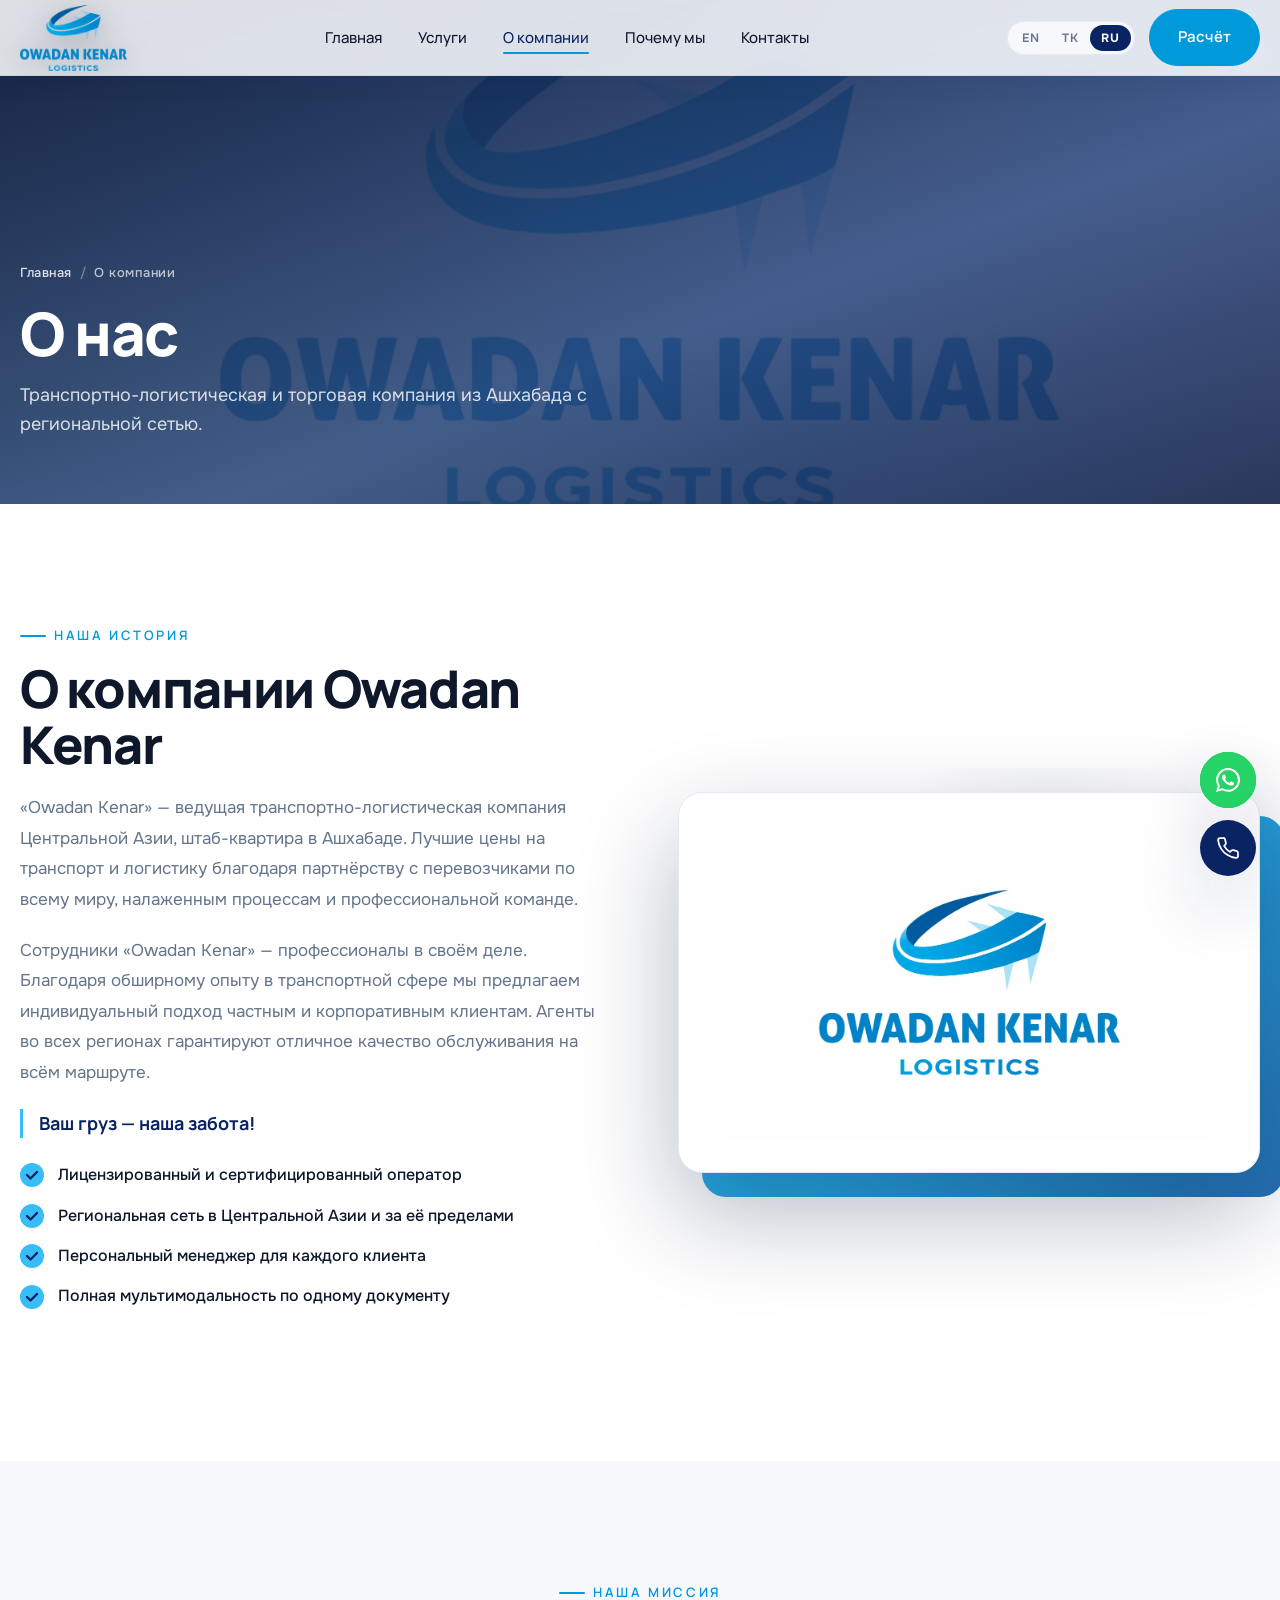
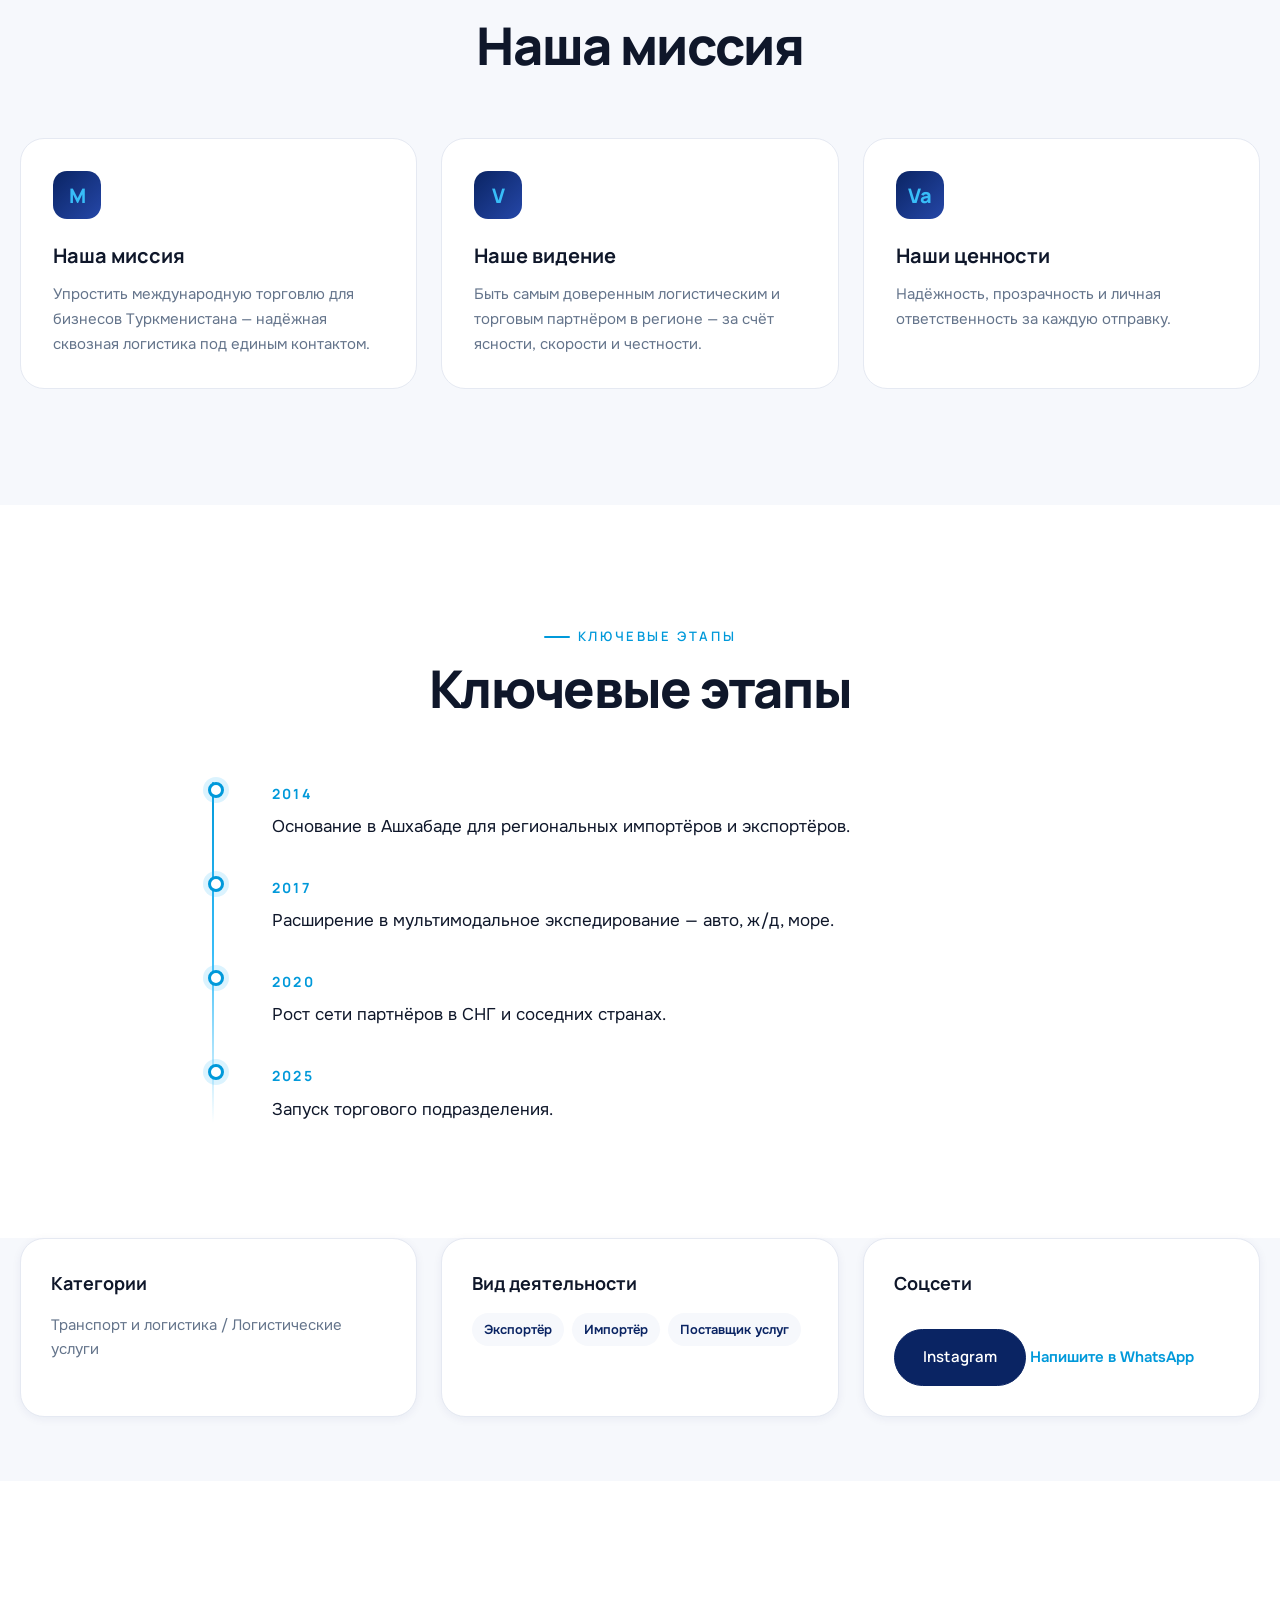
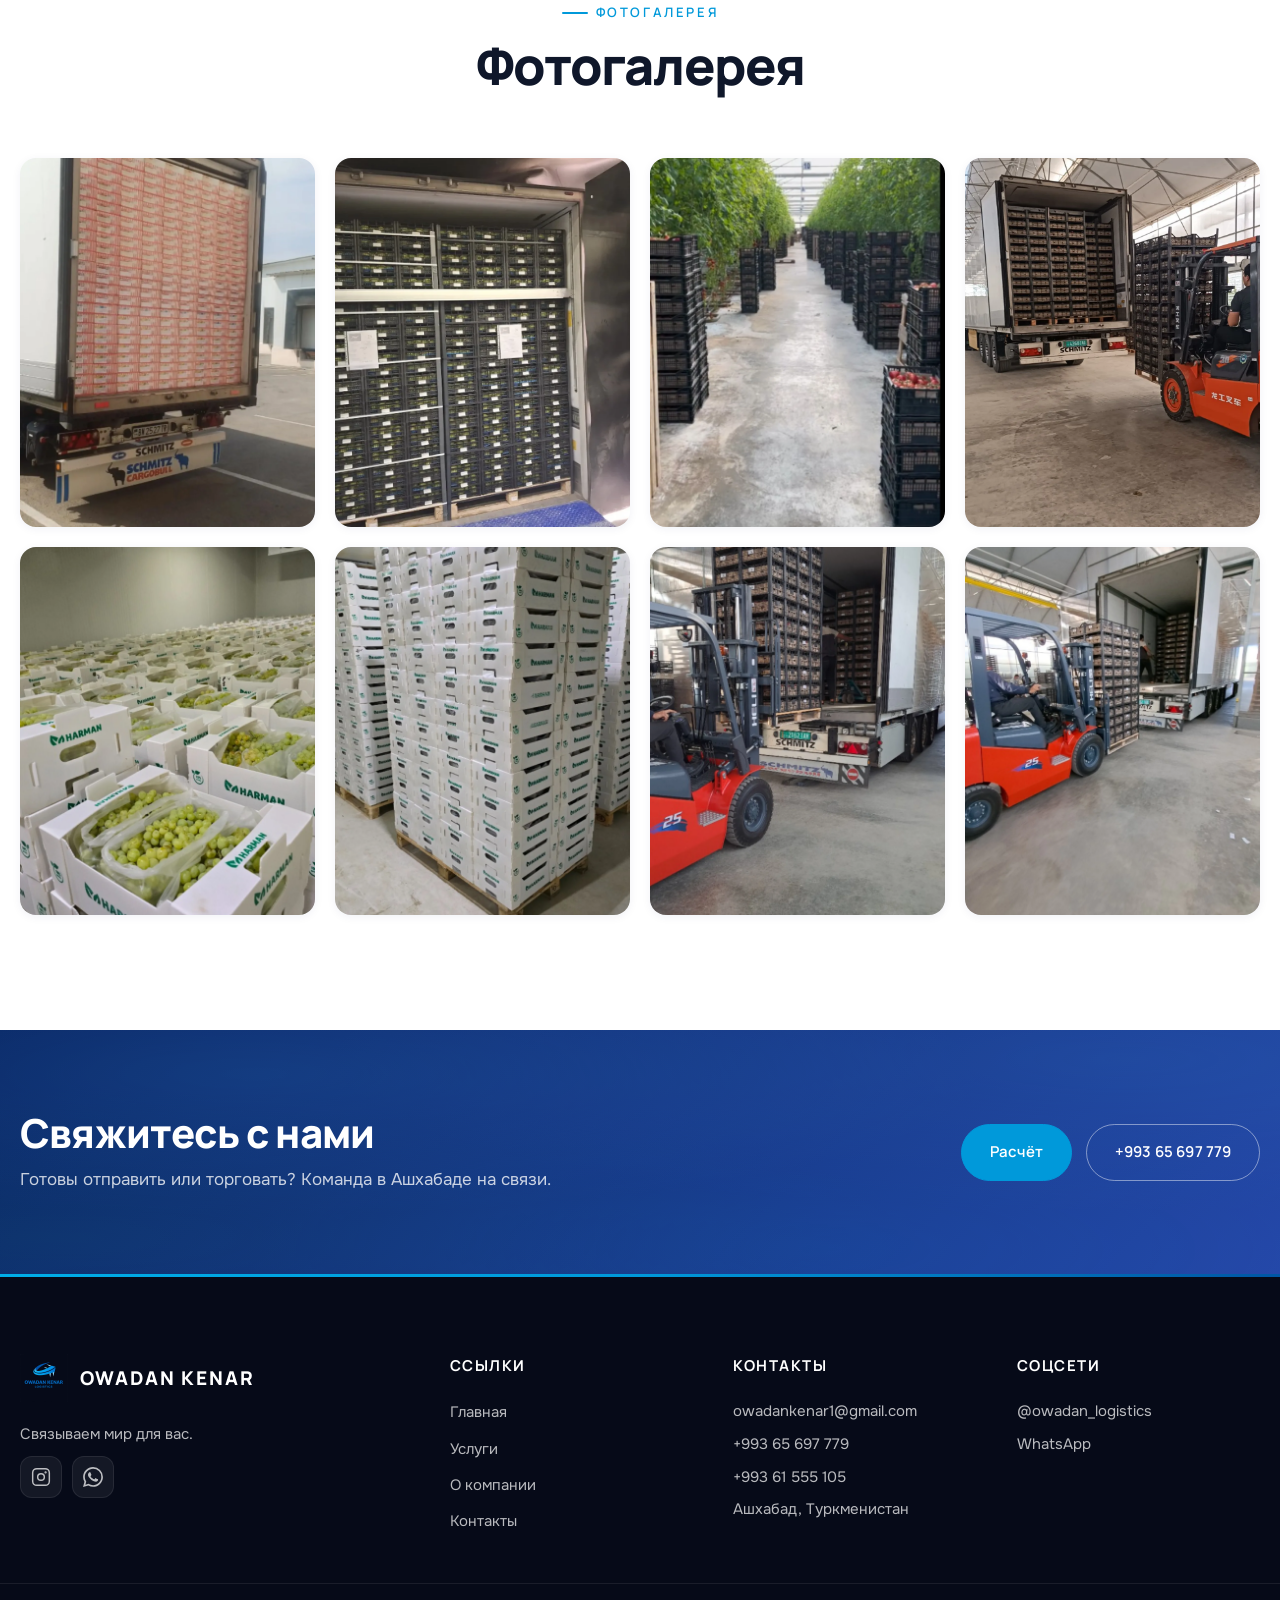
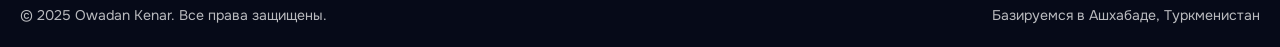
<file: about.html>
<!DOCTYPE html>
<html lang="ru">
<head>
  <meta charset="UTF-8">
  <meta name="viewport" content="width=device-width, initial-scale=1.0">
  <title>About — Owadan Kenar Logistics &amp; Trading</title>
  <meta name="description" content="Owadan Kenar — trusted transport, logistics and trading partner in Turkmenistan with regional reach.">
  <meta name="theme-color" content="#0A2463">
  <link rel="icon" href="logo/owadan-logo.webp" type="image/webp">
  <link rel="preload" as="image" href="logo/owadan-logo-preloader.webp" type="image/webp" fetchpriority="high">
  <link rel="preload" href="style.css" as="style">
  <link rel="preconnect" href="https://fonts.googleapis.com">
  <link rel="preconnect" href="https://fonts.gstatic.com" crossorigin>
  <link rel="stylesheet" href="https://fonts.googleapis.com/css2?family=Manrope:wght@500;600;700;800&family=Onest:wght@400;500;600;700&display=swap">
  <style id="preloader-critical">html.is-loading body{overflow:hidden}.preloader{position:fixed;inset:0;z-index:99999;display:grid;place-items:center;background:#061640}</style>
  <link rel="stylesheet" href="style.css">
  <script>
    (function () { var l = localStorage.getItem('ok-lang') || 'ru'; document.documentElement.lang = l === 'tk' ? 'tk' : l; })();
  </script>
</head>
<body data-page="about">
  <svg id="ok-icon-sprite" xmlns="http://www.w3.org/2000/svg" style="display:none" aria-hidden="true">
  <symbol id="icon-truck" viewBox="0 0 24 24" fill="none" stroke="currentColor" stroke-width="1.75" stroke-linecap="round" stroke-linejoin="round">
    <path d="M10 17h4V6H4v11h1"/><path d="M14 17h4l2-5H14V6"/><circle cx="7.5" cy="17.5" r="1.5"/><circle cx="17.5" cy="17.5" r="1.5"/>
  </symbol>
  <symbol id="icon-globe" viewBox="0 0 24 24" fill="none" stroke="currentColor" stroke-width="1.75" stroke-linecap="round" stroke-linejoin="round">
    <circle cx="12" cy="12" r="10"/><path d="M2 12h20M12 2a15.3 15.3 0 014 10 15.3 15.3 0 01-4 10 15.3 15.3 0 01-4-10 15.3 15.3 0 014-10z"/>
  </symbol>
  <symbol id="icon-award" viewBox="0 0 24 24" fill="none" stroke="currentColor" stroke-width="1.75" stroke-linecap="round" stroke-linejoin="round">
    <circle cx="12" cy="8" r="6"/><path d="M8.21 13.89L7 22l5-3 5 3-1.21-8.11"/>
  </symbol>
  <symbol id="icon-package-check" viewBox="0 0 24 24" fill="none" stroke="currentColor" stroke-width="1.75" stroke-linecap="round" stroke-linejoin="round">
    <path d="M12 22s8-4 8-10V5l-8-3-8 3v7c0 6 8 10 8 10z"/><path d="M9 12l2 2 4-4"/>
  </symbol>
  <symbol id="icon-shield" viewBox="0 0 24 24" fill="none" stroke="currentColor" stroke-width="1.75" stroke-linecap="round" stroke-linejoin="round">
    <path d="M12 22s8-4 8-10V5l-8-3-8 3v7c0 6 8 10 8 10z"/>
  </symbol>
  <symbol id="icon-clock" viewBox="0 0 24 24" fill="none" stroke="currentColor" stroke-width="1.75" stroke-linecap="round" stroke-linejoin="round">
    <circle cx="12" cy="12" r="10"/><path d="M12 6v6l4 2"/>
  </symbol>
  <symbol id="icon-headset" viewBox="0 0 24 24" fill="none" stroke="currentColor" stroke-width="1.75" stroke-linecap="round" stroke-linejoin="round">
    <path d="M3 11v2a2 2 0 0 0 2 2h1"/><path d="M21 11v2a2 2 0 0 1-2 2h-1"/><path d="M7 11v4a5 5 0 0 0 10 0v-4"/>
  </symbol>
  <symbol id="icon-tag" viewBox="0 0 24 24" fill="none" stroke="currentColor" stroke-width="1.75" stroke-linecap="round" stroke-linejoin="round">
    <path d="M20.59 13.41l-7.17 7.17a2 2 0 01-2.83 0L2 12V2h10l8.59 8.59a2 2 0 010 2.82z"/><circle cx="7" cy="7" r="1.5"/>
  </symbol>
  <symbol id="icon-container" viewBox="0 0 24 24" fill="none" stroke="currentColor" stroke-width="1.75" stroke-linecap="round" stroke-linejoin="round">
    <path d="M4 8l8-4 8 4v8l-8 4-8-4V8z"/><path d="M4 8l8 4 8-4M12 12v8"/>
  </symbol>
  <symbol id="icon-train" viewBox="0 0 24 24" fill="none" stroke="currentColor" stroke-width="1.75" stroke-linecap="round" stroke-linejoin="round">
    <rect x="4" y="3" width="16" height="14" rx="2"/><path d="M4 11h16M8 21h.01M16 21h.01M8 17h8"/>
  </symbol>
  <symbol id="icon-ship" viewBox="0 0 24 24" fill="none" stroke="currentColor" stroke-width="1.75" stroke-linecap="round" stroke-linejoin="round">
    <path d="M2 20c2-1 6-1 10 0s8 1 10 0"/><path d="M12 4v12"/><path d="M8 8l4-4 4 4"/><path d="M4 14l8 4 8-4"/>
  </symbol>
  <symbol id="icon-plane" viewBox="0 0 24 24" fill="none" stroke="currentColor" stroke-width="1.75" stroke-linecap="round" stroke-linejoin="round">
    <path d="M17.8 19.2L16 11l3.5-3.5C21 6 21.5 4 20 3c-1-.5-3 0-4.5 1.5L12 8 3.8 6.2c-.5-.1-.9.1-1.1.5l-.3.5c-.2.5-.1 1 .3 1.3L9 12l-2 3H4l-1 1 3 2 2 3 1-1v-3l3-2 3.5 5.3c.3.4.8.5 1.3.3l.5-.2c.4-.3.6-.7.5-1.2z"/>
  </symbol>
  <symbol id="icon-hazard" viewBox="0 0 24 24" fill="none" stroke="currentColor" stroke-width="1.75" stroke-linecap="round" stroke-linejoin="round">
    <path d="M10.29 3.86L1.82 18a2 2 0 001.71 3h16.94a2 2 0 001.71-3L13.71 3.86a2 2 0 00-3.42 0z"/><path d="M12 9v4M12 17h.01"/>
  </symbol>
  <symbol id="icon-document" viewBox="0 0 24 24" fill="none" stroke="currentColor" stroke-width="1.75" stroke-linecap="round" stroke-linejoin="round">
    <path d="M14 2H6a2 2 0 00-2 2v16a2 2 0 002 2h12a2 2 0 002-2V8z"/><path d="M14 2v6h6M16 13H8M16 17H8M10 9H8"/>
  </symbol>
  <symbol id="icon-warehouse" viewBox="0 0 24 24" fill="none" stroke="currentColor" stroke-width="1.75" stroke-linecap="round" stroke-linejoin="round">
    <path d="M3 9l9-6 9 6v11a1 1 0 01-1 1H4a1 1 0 01-1-1V9z"/><path d="M9 22V12h6v10"/>
  </symbol>
  <symbol id="icon-route" viewBox="0 0 24 24" fill="none" stroke="currentColor" stroke-width="1.75" stroke-linecap="round" stroke-linejoin="round">
    <circle cx="6" cy="19" r="3"/><path d="M9 19h8.5a3.5 3.5 0 000-7H11a3.5 3.5 0 010-7H18"/><circle cx="18" cy="5" r="3"/>
  </symbol>
  <symbol id="icon-bolt" viewBox="0 0 24 24" fill="none" stroke="currentColor" stroke-width="1.75" stroke-linecap="round" stroke-linejoin="round">
    <path d="M13 2L3 14h9l-1 8 10-12h-9l1-8z"/>
  </symbol>
  <symbol id="icon-mail" viewBox="0 0 24 24" fill="none" stroke="currentColor" stroke-width="1.75" stroke-linecap="round" stroke-linejoin="round">
    <path d="M4 4h16c1.1 0 2 .9 2 2v12c0 1.1-.9 2-2 2H4c-1.1 0-2-.9-2-2V6c0-1.1.9-2 2-2z"/><path d="M22 6l-10 7L2 6"/>
  </symbol>
  <symbol id="icon-phone" viewBox="0 0 24 24" fill="none" stroke="currentColor" stroke-width="1.75" stroke-linecap="round" stroke-linejoin="round">
    <path d="M22 16.92v3a2 2 0 01-2.18 2 19.79 19.79 0 01-8.63-3.07 19.5 19.5 0 01-6-6 19.79 19.79 0 01-3.07-8.67A2 2 0 014.11 2h3a2 2 0 012 1.72c.127.96.361 1.903.7 2.81a2 2 0 01-.45 2.11L8.09 9.91a16 16 0 006 6l1.27-1.27a2 2 0 012.11-.45c.907.339 1.85.573 2.81.7A2 2 0 0122 16.92z"/>
  </symbol>
  <symbol id="icon-pin" viewBox="0 0 24 24" fill="none" stroke="currentColor" stroke-width="1.75" stroke-linecap="round" stroke-linejoin="round">
    <path d="M21 10c0 7-9 13-9 13s-9-6-9-13a9 9 0 1118 0z"/><circle cx="12" cy="10" r="3"/>
  </symbol>
  <symbol id="icon-link" viewBox="0 0 24 24" fill="none" stroke="currentColor" stroke-width="1.75" stroke-linecap="round" stroke-linejoin="round">
    <path d="M10 13a5 5 0 007.54.54l3-3a5 5 0 00-7.07-7.07l-1.72 1.71"/><path d="M14 11a5 5 0 00-7.54-.54l-3 3a5 5 0 007.07 7.07l1.71-1.71"/>
  </symbol>
  <symbol id="icon-instagram" viewBox="0 0 24 24" fill="none" stroke="currentColor" stroke-width="1.75" stroke-linecap="round" stroke-linejoin="round">
    <rect x="2" y="2" width="20" height="20" rx="5"/><circle cx="12" cy="12" r="4"/><circle cx="17.5" cy="6.5" r="0.5" fill="currentColor"/>
  </symbol>
  <symbol id="icon-arrow-right" viewBox="0 0 24 24" fill="none" stroke="currentColor" stroke-width="2" stroke-linecap="round" stroke-linejoin="round">
    <path d="M5 12h14M13 5l7 7-7 7"/>
  </symbol>
  <symbol id="icon-arrow-left" viewBox="0 0 24 24" fill="none" stroke="currentColor" stroke-width="2" stroke-linecap="round" stroke-linejoin="round">
    <path d="M19 12H5M11 19l-7-7 7-7"/>
  </symbol>
  <symbol id="icon-quote" viewBox="0 0 32 32" fill="currentColor">
    <path d="M9 18H5c0-4 2-7 6-9l1 2c-2 1-3 3-3 5h2c1 0 2 1 2 2v4c0 1-1 2-2 2H7c-1 0-2-1-2-2v-2c0-1 1-2 2-2h2zm14 0h-4c0-4 2-7 6-9l1 2c-2 1-3 3-3 5h2c1 0 2 1 2 2v4c0 1-1 2-2 2h-4c-1 0-2-1-2-2v-2c0-1 1-2 2-2h2z"/>
  </symbol>
  <symbol id="icon-whatsapp" viewBox="0 0 24 24" fill="currentColor">
    <path d="M17.472 14.382c-.297-.149-1.758-.867-2.03-.967-.273-.099-.471-.148-.67.15-.197.297-.767.966-.94 1.164-.173.199-.347.223-.644.075-.297-.15-1.255-.463-2.39-1.475-.883-.788-1.48-1.761-1.653-2.059-.173-.297-.018-.458.13-.606.134-.133.298-.347.446-.52.149-.174.198-.298.298-.497.099-.198.05-.371-.025-.52-.075-.149-.669-1.612-.916-2.207-.242-.579-.487-.5-.669-.51-.173-.008-.371-.01-.57-.01-.198 0-.52.074-.792.372-.272.297-1.04 1.016-1.04 2.479 0 1.462 1.065 2.875 1.213 3.074.149.198 2.096 3.2 5.077 4.487.709.306 1.262.489 1.694.625.712.227 1.36.195 1.871.118.571-.085 1.758-.719 2.006-1.413.248-.694.248-1.289.173-1.413-.074-.124-.272-.198-.57-.347m-5.421 7.403h-.004a9.87 9.87 0 01-5.031-1.378l-.361-.214-3.741.982.998-3.648-.235-.374a9.86 9.86 0 01-1.51-5.26c.001-5.45 4.436-9.884 9.888-9.884 2.64 0 5.122 1.03 6.988 2.898a9.825 9.825 0 012.893 6.994c-.003 5.45-4.435 9.884-9.885 9.884m8.413-18.297A11.815 11.815 0 0012.05 0C5.495 0 .16 5.335.157 11.892c0 2.096.547 4.142 1.588 5.945L.057 24l6.305-1.654a11.882 11.882 0 005.683 1.448h.005c6.554 0 11.89-5.335 11.893-11.893a11.821 11.821 0 00-3.48-8.413z"/>
  </symbol>
  <symbol id="icon-anchor" viewBox="0 0 24 24" fill="none" stroke="currentColor" stroke-width="1.75" stroke-linecap="round" stroke-linejoin="round">
    <circle cx="12" cy="5" r="3"/><path d="M12 22V8M5 12H2a10 10 0 0020 0h-3"/>
  </symbol>
  <symbol id="icon-handshake" viewBox="0 0 24 24" fill="none" stroke="currentColor" stroke-width="1.75" stroke-linecap="round" stroke-linejoin="round">
    <path d="M11 17l2 2 6-6-6-6-2 2"/><path d="M2 14l4 4 3-3M7 11l4-4 4 4"/>
  </symbol>
  <symbol id="icon-spark" viewBox="0 0 24 24" fill="none" stroke="currentColor" stroke-width="1.75" stroke-linecap="round" stroke-linejoin="round">
    <path d="M12 3v3M12 18v3M3 12h3M18 12h3M5.6 5.6l2.1 2.1M16.3 16.3l2.1 2.1M5.6 18.4l2.1-2.1M16.3 7.7l2.1-2.1"/>
  </symbol>
  <symbol id="icon-leaf" viewBox="0 0 24 24" fill="none" stroke="currentColor" stroke-width="1.75" stroke-linecap="round" stroke-linejoin="round">
    <path d="M11 20A7 7 0 019.8 6.1C15.5 5 17 4.48 19 2c1 2 2 4.18 2 8 0 5.5-4.78 10-10 10z"/><path d="M2 21c0-3 1.85-5.36 5.08-6C9.5 14.52 12 13 13 12"/>
  </symbol>
  <symbol id="icon-snowflake" viewBox="0 0 24 24" fill="none" stroke="currentColor" stroke-width="1.75" stroke-linecap="round" stroke-linejoin="round">
    <path d="M12 2v20M2 12h20M4.93 4.93l14.14 14.14M19.07 4.93L4.93 19.07"/>
  </symbol>
</svg>

  <div class="preloader" id="sitePreloader" aria-hidden="true">
    <div class="preloader__backdrop" aria-hidden="true"></div>
    <div class="preloader__inner">
      <div class="preloader__logo-wrap">
        <span class="preloader__ring" aria-hidden="true"></span>
        <img src="logo/owadan-logo-preloader.webp" alt="" class="preloader__logo" width="320" height="198" decoding="sync" fetchpriority="high">
      </div>
      <div class="preloader__bar" role="progressbar" aria-label="Loading" aria-valuemin="0" aria-valuemax="100" aria-valuenow="0">
        <span class="preloader__bar-fill"></span>
      </div>
    </div>
  </div>
  <script src="preloader.js"></script>
  <div class="scroll-progress" id="scrollProgress" aria-hidden="true"></div>

  <header class="header header--inner" id="header">
    <nav class="nav container" aria-label="Main navigation">
      <a href="index.html" class="nav__logo">
        <img src="logo/owadan-logo-full.webp" alt="Owadan Kenar Logistics" class="nav__logo-img" width="107" height="66">
      </a>
      <ul class="nav__links" id="navLinks">
        <li><a href="index.html" class="nav__link" data-i18n="nav.home">Home</a></li>
        <li><a href="services.html" class="nav__link" data-i18n="nav.services">Services</a></li>
        <li><a href="about.html" class="nav__link active" data-i18n="nav.about">About</a></li>
        <li><a href="index.html#why-us" class="nav__link" data-i18n="nav.whyUs">Why Us</a></li>
        <li><a href="contact.html" class="nav__link" data-i18n="nav.contact">Contact</a></li>
      </ul>
      <div class="nav__actions">
        <div class="lang-switcher" role="group" aria-label="Language">
          <button type="button" class="lang-btn" data-lang="en">EN</button>
          <button type="button" class="lang-btn" data-lang="tk">TK</button>
          <button type="button" class="lang-btn active" data-lang="ru">RU</button>
        </div>
        <a href="contact.html" class="btn btn--accent nav__cta" data-i18n="nav.getQuote">Get a Quote</a>
        <button type="button" class="nav__toggle" id="navToggle" aria-label="Open menu" aria-expanded="false">
          <span class="hamburger"></span>
        </button>
      </div>
    </nav>
  </header>

  <div class="nav-overlay" id="navOverlay" aria-hidden="true"></div>
  <aside class="nav-drawer" id="navDrawer" aria-label="Mobile menu">
    <ul class="nav-drawer__links">
      <li><a href="index.html" class="nav-drawer__link" data-i18n="nav.home">Home</a></li>
      <li><a href="services.html" class="nav-drawer__link" data-i18n="nav.services">Services</a></li>
      <li><a href="about.html" class="nav-drawer__link active" data-i18n="nav.about">About</a></li>
      <li><a href="index.html#why-us" class="nav-drawer__link" data-i18n="nav.whyUs">Why Us</a></li>
      <li><a href="contact.html" class="nav-drawer__link" data-i18n="nav.contact">Contact</a></li>
    </ul>
    <a href="contact.html" class="btn btn--accent nav-drawer__cta" data-i18n="nav.getQuote">Get a Quote</a>
    <div class="lang-switcher lang-switcher--drawer" role="group" aria-label="Language">
      <button type="button" class="lang-btn" data-lang="en">EN</button>
      <button type="button" class="lang-btn" data-lang="tk">TK</button>
      <button type="button" class="lang-btn active" data-lang="ru">RU</button>
    </div>
  </aside>

  <main>
    <section class="page-hero">
      <div class="page-hero__bg" style="background-image:url('images/about-brand.webp')"></div>
      <div class="page-hero__overlay"></div>
      <div class="container page-hero__content">
        <nav class="breadcrumb" aria-label="Breadcrumb">
          <a href="index.html" data-i18n="breadcrumb.home">Home</a>
          <span class="breadcrumb__sep">/</span>
          <span data-i18n="nav.about">About</span>
        </nav>
        <h1 class="page-hero__title" data-i18n="about.pageTitle">About us</h1>
        <p class="page-hero__subtitle" data-i18n="about.pageSubtitle">A Turkmenistan-based transport, logistics and trading company.</p>
      </div>
    </section>

    <section class="about section">
      <div class="container about__grid">
        <div class="about__content reveal-left">
          <span class="eyebrow" data-i18n="about.tag">Our story</span>
          <h2 class="section__title"><span data-i18n="about.title">About Owadan Kenar</span></h2>
          <p class="about__text" data-i18n="about.lead">Owadan Kenar is a transport, logistics and trading company based in Ashgabat.</p>
          <p class="about__text" data-i18n="about.text">Our staff are strong specialists in their field.</p>
          <p class="about__slogan" data-i18n="about.slogan">Ваш груз — наша забота!</p>
          <ul class="about__list">
            <li class="about__item">
              <svg class="about__check" viewBox="0 0 24 24" fill="none" aria-hidden="true">
                <circle cx="12" cy="12" r="12" fill="#38bdf8"/>
                <path d="M7 12l3.5 3.5L17 9" stroke="#0A2463" stroke-width="2.4" stroke-linecap="round" stroke-linejoin="round"/>
              </svg>
              <span data-i18n="about.bullet1">Licensed and certified freight operator</span>
            </li>
            <li class="about__item">
              <svg class="about__check" viewBox="0 0 24 24" fill="none" aria-hidden="true">
                <circle cx="12" cy="12" r="12" fill="#38bdf8"/>
                <path d="M7 12l3.5 3.5L17 9" stroke="#0A2463" stroke-width="2.4" stroke-linecap="round" stroke-linejoin="round"/>
              </svg>
              <span data-i18n="about.bullet2">Regional network across Central Asia and beyond</span>
            </li>
            <li class="about__item">
              <svg class="about__check" viewBox="0 0 24 24" fill="none" aria-hidden="true">
                <circle cx="12" cy="12" r="12" fill="#38bdf8"/>
                <path d="M7 12l3.5 3.5L17 9" stroke="#0A2463" stroke-width="2.4" stroke-linecap="round" stroke-linejoin="round"/>
              </svg>
              <span data-i18n="about.bullet3">Dedicated account management for every client</span>
            </li>
            <li class="about__item">
              <svg class="about__check" viewBox="0 0 24 24" fill="none" aria-hidden="true">
                <circle cx="12" cy="12" r="12" fill="#38bdf8"/>
                <path d="M7 12l3.5 3.5L17 9" stroke="#0A2463" stroke-width="2.4" stroke-linecap="round" stroke-linejoin="round"/>
              </svg>
              <span data-i18n="about.bullet4">Full multimodal capability under one document</span>
            </li>
          </ul>
        </div>
        <div class="about__visual reveal-right">
          <picture>
            <source srcset="images/about-brand.webp" type="image/webp">
            <img src="images/db9d7214-21df-4416-b814-dc97725f42fe.jpg" alt="Owadan Kenar Logistics" class="about__img about__img--brand" loading="lazy" width="1200" height="787">
          </picture>
        </div>
      </div>
    </section>

    <!-- ===== MISSION VISION VALUES ===== -->
    <section class="mvv section" id="mvv">
      <div class="container">
        <header class="section__header reveal">
          <span class="eyebrow" data-i18n="about.mission.title">Our mission</span>
          <h2 class="section__title"><span data-i18n="about.mission.title">Our mission</span></h2>
        </header>
        <div class="mvv__grid">
          <article class="mvv-card reveal" style="--i:0" data-tilt="6">
            <span class="mvv-card__icon">M</span>
            <h3 data-i18n="about.mission.title">Mission</h3>
            <p data-i18n="about.mission.text">To make international trade easier for Turkmenistan-based businesses.</p>
          </article>
          <article class="mvv-card reveal" style="--i:1" data-tilt="6">
            <span class="mvv-card__icon">V</span>
            <h3 data-i18n="about.vision.title">Vision</h3>
            <p data-i18n="about.vision.text">To be the most trusted logistics and trading partner in the region.</p>
          </article>
          <article class="mvv-card reveal" style="--i:2" data-tilt="6">
            <span class="mvv-card__icon">Va</span>
            <h3 data-i18n="about.values.title">Values</h3>
            <p data-i18n="about.values.text">Reliability, transparency and personal accountability.</p>
          </article>
        </div>
      </div>
    </section>

    <!-- ===== TIMELINE ===== -->
    <section class="timeline section" id="timeline">
      <div class="container">
        <header class="section__header reveal">
          <span class="eyebrow" data-i18n="about.timeline.title">Milestones</span>
          <h2 class="section__title"><span data-i18n="about.timeline.title">Milestones</span></h2>
        </header>
        <div class="timeline__inner">
          <div class="timeline-item reveal" style="--i:0">
            <div class="timeline-item__year" data-i18n="about.timeline.m1.year">2014</div>
            <p class="timeline-item__text" data-i18n="about.timeline.m1.text">Founded in Ashgabat to serve regional importers and exporters.</p>
          </div>
          <div class="timeline-item reveal" style="--i:1">
            <div class="timeline-item__year" data-i18n="about.timeline.m2.year">2017</div>
            <p class="timeline-item__text" data-i18n="about.timeline.m2.text">Expanded into multimodal forwarding — road, rail and sea.</p>
          </div>
          <div class="timeline-item reveal" style="--i:2">
            <div class="timeline-item__year" data-i18n="about.timeline.m3.year">2020</div>
            <p class="timeline-item__text" data-i18n="about.timeline.m3.text">Partner network grows across CIS and neighboring markets.</p>
          </div>
          <div class="timeline-item reveal" style="--i:3">
            <div class="timeline-item__year" data-i18n="about.timeline.m4.year">2025</div>
            <p class="timeline-item__text" data-i18n="about.timeline.m4.text">Trading division launched; oil, gas and textile exports.</p>
          </div>
        </div>
      </div>
    </section>

    <!-- ===== INFO CARDS ===== -->
    <section class="info-cards section--tight" style="padding-block:0 4rem;background:var(--light)">
      <div class="container info-cards__grid">
        <div class="info-card reveal" data-tilt="5">
          <h3 data-i18n="about.categories">Categories</h3>
          <p data-i18n="about.categoriesVal">Transport &amp; Logistics / Logistics Services</p>
        </div>
        <div class="info-card reveal" style="--i:1" data-tilt="5">
          <h3 data-i18n="about.business">Business activity</h3>
          <ul class="info-card__tags">
            <li data-i18n="about.export">Exporter</li>
            <li data-i18n="about.import">Importer</li>
            <li data-i18n="about.service">Service provider</li>
          </ul>
        </div>
        <div class="info-card reveal" style="--i:2" data-tilt="5">
          <h3 data-i18n="footer.followUs">Follow us</h3>
          <a href="https://instagram.com/owadan_logistics" target="_blank" rel="noopener noreferrer" class="btn btn--primary" data-i18n="contact.instagram">@owadan_logistics</a>
          <a href="https://wa.me/99365697779" target="_blank" rel="noopener noreferrer" class="info-card__link" data-i18n="contact.whatsapp">WhatsApp</a>
        </div>
      </div>
    </section>

    <!-- ===== GALLERY ===== -->
    <section class="gallery section">
      <div class="container">
        <header class="section__header reveal">
          <span class="eyebrow" data-i18n="about.gallery">Gallery</span>
          <h2 class="section__title"><span data-i18n="about.gallery">Gallery</span></h2>
        </header>
        <div class="gallery__grid">
          <img src="images/gallery-truck-loading.webp" alt="" class="gallery__img reveal" loading="lazy" width="1200" height="2604">
          <img src="images/gallery-apples-cold.webp" alt="" class="gallery__img reveal" style="--i:1" loading="lazy" width="1200" height="900">
          <img src="images/gallery-greenhouse.webp" alt="" class="gallery__img reveal" style="--i:2" loading="lazy" width="1200" height="2604">
          <img src="images/gallery-forklift-greenhouse.webp" alt="" class="gallery__img reveal" style="--i:3" loading="lazy" width="1200" height="1134">
          <img src="images/gallery-grapes-cold.webp" alt="" class="gallery__img reveal" style="--i:4" loading="lazy" width="1200" height="2134">
          <img src="images/gallery-grapes-crates.webp" alt="" class="gallery__img reveal" style="--i:5" loading="lazy" width="1200" height="2134">
          <img src="images/gallery-forklift-loading.webp" alt="" class="gallery__img reveal" style="--i:6" loading="lazy" width="1200" height="2134">
          <img src="images/gallery-warehouse-loading.webp" alt="" class="gallery__img reveal" style="--i:7" loading="lazy" width="1200" height="2134">
        </div>
      </div>
    </section>

    <!-- ===== CTA BAND ===== -->
    <section class="cta-band" id="cta-band">
      <div class="container cta-band__inner reveal">
        <div>
          <h2 class="cta-band__title" data-i18n="contact.title">Get in touch</h2>
          <p class="cta-band__text" data-i18n="contact.subtitle">Ready to ship or trade? Our team in Ashgabat is on hand.</p>
        </div>
        <div class="cta-band__actions">
          <a href="contact.html" class="btn btn--gold" data-i18n="nav.getQuote">Get a quote</a>
          <a href="tel:+99365697779" class="btn btn--outline">+993 65 697 779</a>
        </div>
      </div>
    </section>
  </main>

  <footer class="footer">
    <div class="container footer__grid">
      <div class="footer__col">
        <a href="index.html" class="footer__logo">
          <img src="logo/owadan-logo.webp" alt="Owadan Kenar" width="48" height="48">
          <span>OWADAN KENAR</span>
        </a>
        <p class="footer__tagline" data-i18n="footer.tagline">Связываем мир для вас.</p>
        <div class="footer__social">
          <a href="https://instagram.com/owadan_logistics" class="social-link" aria-label="Instagram" target="_blank" rel="noopener noreferrer">
            <svg width="20" height="20" aria-hidden="true"><use href="#icon-instagram"/></svg>
          </a>
          <a href="https://wa.me/99365697779" class="social-link" aria-label="WhatsApp" target="_blank" rel="noopener noreferrer">
            <svg width="20" height="20" aria-hidden="true"><use href="#icon-whatsapp"/></svg>
          </a>
        </div>
      </div>
      <nav class="footer__col" aria-label="Footer navigation">
        <h4 data-i18n="footer.quickLinks">Quick links</h4>
        <ul>
          <li><a href="index.html" data-i18n="nav.home">Home</a></li>
          <li><a href="services.html" data-i18n="nav.services">Services</a></li>
          <li><a href="about.html" data-i18n="nav.about">About</a></li>
          <li><a href="contact.html" data-i18n="nav.contact">Contact</a></li>
        </ul>
      </nav>
      <div class="footer__col">
        <h4 data-i18n="footer.contact">Contact</h4>
        <p><a href="mailto:owadankenar1@gmail.com">owadankenar1@gmail.com</a></p>
        <p><a href="tel:+99365697779">+993 65 697 779</a></p>
        <p><a href="tel:+99361555105">+993 61 555 105</a></p>
        <p data-i18n="contact.map">Ashgabat, Turkmenistan</p>
      </div>
      <div class="footer__col">
        <h4 data-i18n="footer.followUs">Follow us</h4>
        <p><a href="https://instagram.com/owadan_logistics" target="_blank" rel="noopener noreferrer">@owadan_logistics</a></p>
        <p><a href="https://wa.me/99365697779" target="_blank" rel="noopener noreferrer">WhatsApp</a></p>
      </div>
    </div>
    <div class="footer__bar">
      <div class="container footer__bar-inner">
        <p data-i18n="footer.rights">© 2025 Owadan Kenar.</p>
        <p data-i18n="footer.builtIn">Based in Ashgabat, Turkmenistan</p>
      </div>
    </div>
  </footer>

  <div class="fab-stack" aria-label="Quick contact">
    <a href="https://wa.me/99365697779" class="fab fab--whatsapp" aria-label="WhatsApp" target="_blank" rel="noopener noreferrer">
      <svg aria-hidden="true"><use href="#icon-whatsapp"/></svg>
      <span class="fab__label" data-i18n="fab.whatsapp">WhatsApp</span>
    </a>
    <a href="tel:+99365697779" class="fab fab--call" aria-label="Call us">
      <svg aria-hidden="true"><use href="#icon-phone"/></svg>
      <span class="fab__label" data-i18n="fab.call">Call</span>
    </a>
  </div>

  <script src="i18n.js" defer></script>
  <script src="app.js" defer></script>
</body>
</html>
</file>
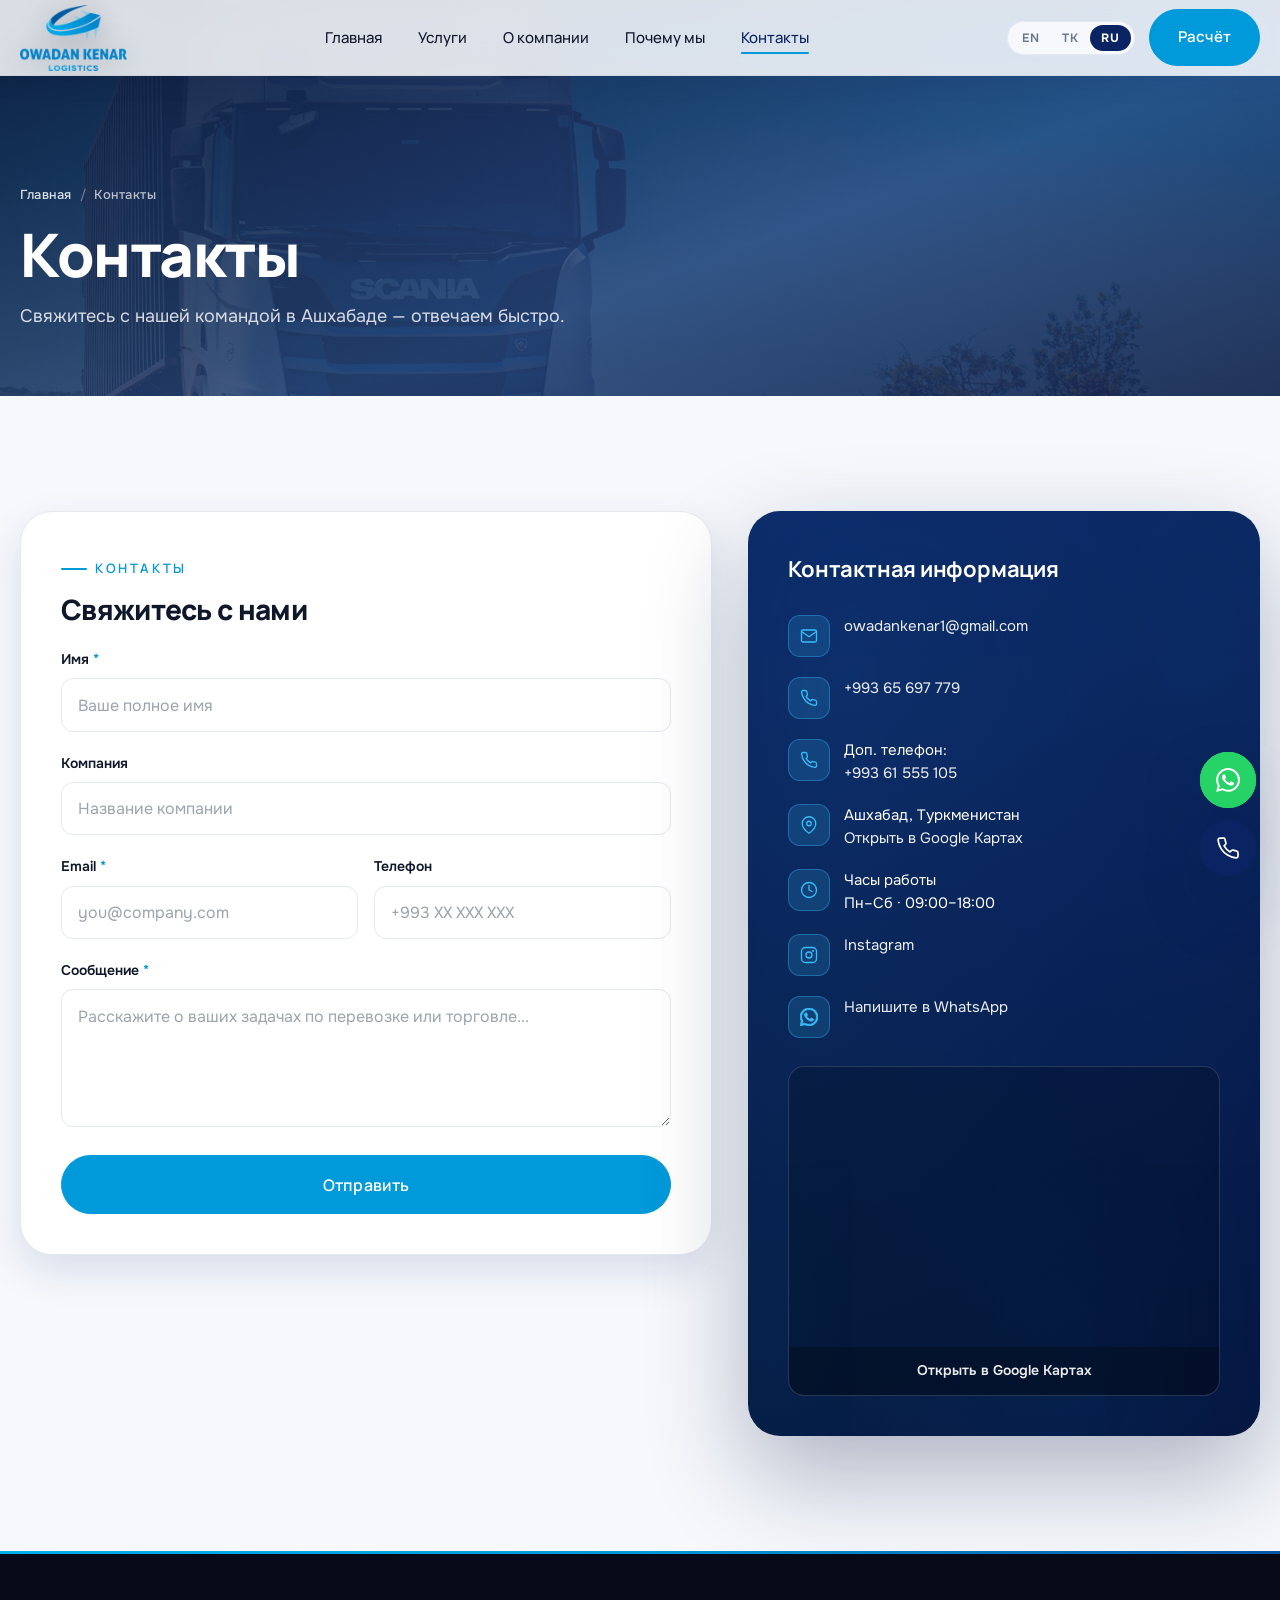
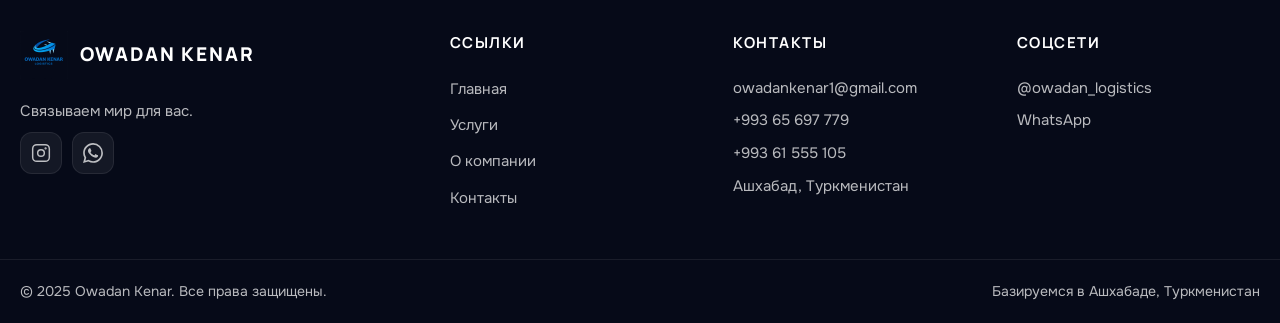
<file: contact.html>
<!DOCTYPE html>
<html lang="ru">
<head>
  <meta charset="UTF-8">
  <meta name="viewport" content="width=device-width, initial-scale=1.0">
  <title>Contact — Owadan Kenar</title>
  <meta name="description" content="Contact Owadan Kenar — get a quote, call our Ashgabat office, message us on WhatsApp or Instagram.">
  <meta name="theme-color" content="#0A2463">
  <link rel="icon" href="logo/owadan-logo.webp" type="image/webp">
  <link rel="preload" as="image" href="logo/owadan-logo-preloader.webp" type="image/webp" fetchpriority="high">
  <link rel="preload" href="style.css" as="style">
  <link rel="preconnect" href="https://fonts.googleapis.com">
  <link rel="preconnect" href="https://fonts.gstatic.com" crossorigin>
  <link rel="stylesheet" href="https://fonts.googleapis.com/css2?family=Manrope:wght@500;600;700;800&family=Onest:wght@400;500;600;700&display=swap">
  <style id="preloader-critical">html.is-loading body{overflow:hidden}.preloader{position:fixed;inset:0;z-index:99999;display:grid;place-items:center;background:#061640}</style>
  <link rel="stylesheet" href="style.css">
  <script>
    (function () { var l = localStorage.getItem('ok-lang') || 'ru'; document.documentElement.lang = l === 'tk' ? 'tk' : l; })();
  </script>
</head>
<body data-page="contact">
  <svg id="ok-icon-sprite" xmlns="http://www.w3.org/2000/svg" style="display:none" aria-hidden="true">
  <symbol id="icon-truck" viewBox="0 0 24 24" fill="none" stroke="currentColor" stroke-width="1.75" stroke-linecap="round" stroke-linejoin="round">
    <path d="M10 17h4V6H4v11h1"/><path d="M14 17h4l2-5H14V6"/><circle cx="7.5" cy="17.5" r="1.5"/><circle cx="17.5" cy="17.5" r="1.5"/>
  </symbol>
  <symbol id="icon-globe" viewBox="0 0 24 24" fill="none" stroke="currentColor" stroke-width="1.75" stroke-linecap="round" stroke-linejoin="round">
    <circle cx="12" cy="12" r="10"/><path d="M2 12h20M12 2a15.3 15.3 0 014 10 15.3 15.3 0 01-4 10 15.3 15.3 0 01-4-10 15.3 15.3 0 014-10z"/>
  </symbol>
  <symbol id="icon-award" viewBox="0 0 24 24" fill="none" stroke="currentColor" stroke-width="1.75" stroke-linecap="round" stroke-linejoin="round">
    <circle cx="12" cy="8" r="6"/><path d="M8.21 13.89L7 22l5-3 5 3-1.21-8.11"/>
  </symbol>
  <symbol id="icon-package-check" viewBox="0 0 24 24" fill="none" stroke="currentColor" stroke-width="1.75" stroke-linecap="round" stroke-linejoin="round">
    <path d="M12 22s8-4 8-10V5l-8-3-8 3v7c0 6 8 10 8 10z"/><path d="M9 12l2 2 4-4"/>
  </symbol>
  <symbol id="icon-shield" viewBox="0 0 24 24" fill="none" stroke="currentColor" stroke-width="1.75" stroke-linecap="round" stroke-linejoin="round">
    <path d="M12 22s8-4 8-10V5l-8-3-8 3v7c0 6 8 10 8 10z"/>
  </symbol>
  <symbol id="icon-clock" viewBox="0 0 24 24" fill="none" stroke="currentColor" stroke-width="1.75" stroke-linecap="round" stroke-linejoin="round">
    <circle cx="12" cy="12" r="10"/><path d="M12 6v6l4 2"/>
  </symbol>
  <symbol id="icon-headset" viewBox="0 0 24 24" fill="none" stroke="currentColor" stroke-width="1.75" stroke-linecap="round" stroke-linejoin="round">
    <path d="M3 11v2a2 2 0 0 0 2 2h1"/><path d="M21 11v2a2 2 0 0 1-2 2h-1"/><path d="M7 11v4a5 5 0 0 0 10 0v-4"/>
  </symbol>
  <symbol id="icon-tag" viewBox="0 0 24 24" fill="none" stroke="currentColor" stroke-width="1.75" stroke-linecap="round" stroke-linejoin="round">
    <path d="M20.59 13.41l-7.17 7.17a2 2 0 01-2.83 0L2 12V2h10l8.59 8.59a2 2 0 010 2.82z"/><circle cx="7" cy="7" r="1.5"/>
  </symbol>
  <symbol id="icon-container" viewBox="0 0 24 24" fill="none" stroke="currentColor" stroke-width="1.75" stroke-linecap="round" stroke-linejoin="round">
    <path d="M4 8l8-4 8 4v8l-8 4-8-4V8z"/><path d="M4 8l8 4 8-4M12 12v8"/>
  </symbol>
  <symbol id="icon-train" viewBox="0 0 24 24" fill="none" stroke="currentColor" stroke-width="1.75" stroke-linecap="round" stroke-linejoin="round">
    <rect x="4" y="3" width="16" height="14" rx="2"/><path d="M4 11h16M8 21h.01M16 21h.01M8 17h8"/>
  </symbol>
  <symbol id="icon-ship" viewBox="0 0 24 24" fill="none" stroke="currentColor" stroke-width="1.75" stroke-linecap="round" stroke-linejoin="round">
    <path d="M2 20c2-1 6-1 10 0s8 1 10 0"/><path d="M12 4v12"/><path d="M8 8l4-4 4 4"/><path d="M4 14l8 4 8-4"/>
  </symbol>
  <symbol id="icon-plane" viewBox="0 0 24 24" fill="none" stroke="currentColor" stroke-width="1.75" stroke-linecap="round" stroke-linejoin="round">
    <path d="M17.8 19.2L16 11l3.5-3.5C21 6 21.5 4 20 3c-1-.5-3 0-4.5 1.5L12 8 3.8 6.2c-.5-.1-.9.1-1.1.5l-.3.5c-.2.5-.1 1 .3 1.3L9 12l-2 3H4l-1 1 3 2 2 3 1-1v-3l3-2 3.5 5.3c.3.4.8.5 1.3.3l.5-.2c.4-.3.6-.7.5-1.2z"/>
  </symbol>
  <symbol id="icon-hazard" viewBox="0 0 24 24" fill="none" stroke="currentColor" stroke-width="1.75" stroke-linecap="round" stroke-linejoin="round">
    <path d="M10.29 3.86L1.82 18a2 2 0 001.71 3h16.94a2 2 0 001.71-3L13.71 3.86a2 2 0 00-3.42 0z"/><path d="M12 9v4M12 17h.01"/>
  </symbol>
  <symbol id="icon-document" viewBox="0 0 24 24" fill="none" stroke="currentColor" stroke-width="1.75" stroke-linecap="round" stroke-linejoin="round">
    <path d="M14 2H6a2 2 0 00-2 2v16a2 2 0 002 2h12a2 2 0 002-2V8z"/><path d="M14 2v6h6M16 13H8M16 17H8M10 9H8"/>
  </symbol>
  <symbol id="icon-warehouse" viewBox="0 0 24 24" fill="none" stroke="currentColor" stroke-width="1.75" stroke-linecap="round" stroke-linejoin="round">
    <path d="M3 9l9-6 9 6v11a1 1 0 01-1 1H4a1 1 0 01-1-1V9z"/><path d="M9 22V12h6v10"/>
  </symbol>
  <symbol id="icon-route" viewBox="0 0 24 24" fill="none" stroke="currentColor" stroke-width="1.75" stroke-linecap="round" stroke-linejoin="round">
    <circle cx="6" cy="19" r="3"/><path d="M9 19h8.5a3.5 3.5 0 000-7H11a3.5 3.5 0 010-7H18"/><circle cx="18" cy="5" r="3"/>
  </symbol>
  <symbol id="icon-bolt" viewBox="0 0 24 24" fill="none" stroke="currentColor" stroke-width="1.75" stroke-linecap="round" stroke-linejoin="round">
    <path d="M13 2L3 14h9l-1 8 10-12h-9l1-8z"/>
  </symbol>
  <symbol id="icon-mail" viewBox="0 0 24 24" fill="none" stroke="currentColor" stroke-width="1.75" stroke-linecap="round" stroke-linejoin="round">
    <path d="M4 4h16c1.1 0 2 .9 2 2v12c0 1.1-.9 2-2 2H4c-1.1 0-2-.9-2-2V6c0-1.1.9-2 2-2z"/><path d="M22 6l-10 7L2 6"/>
  </symbol>
  <symbol id="icon-phone" viewBox="0 0 24 24" fill="none" stroke="currentColor" stroke-width="1.75" stroke-linecap="round" stroke-linejoin="round">
    <path d="M22 16.92v3a2 2 0 01-2.18 2 19.79 19.79 0 01-8.63-3.07 19.5 19.5 0 01-6-6 19.79 19.79 0 01-3.07-8.67A2 2 0 014.11 2h3a2 2 0 012 1.72c.127.96.361 1.903.7 2.81a2 2 0 01-.45 2.11L8.09 9.91a16 16 0 006 6l1.27-1.27a2 2 0 012.11-.45c.907.339 1.85.573 2.81.7A2 2 0 0122 16.92z"/>
  </symbol>
  <symbol id="icon-pin" viewBox="0 0 24 24" fill="none" stroke="currentColor" stroke-width="1.75" stroke-linecap="round" stroke-linejoin="round">
    <path d="M21 10c0 7-9 13-9 13s-9-6-9-13a9 9 0 1118 0z"/><circle cx="12" cy="10" r="3"/>
  </symbol>
  <symbol id="icon-link" viewBox="0 0 24 24" fill="none" stroke="currentColor" stroke-width="1.75" stroke-linecap="round" stroke-linejoin="round">
    <path d="M10 13a5 5 0 007.54.54l3-3a5 5 0 00-7.07-7.07l-1.72 1.71"/><path d="M14 11a5 5 0 00-7.54-.54l-3 3a5 5 0 007.07 7.07l1.71-1.71"/>
  </symbol>
  <symbol id="icon-instagram" viewBox="0 0 24 24" fill="none" stroke="currentColor" stroke-width="1.75" stroke-linecap="round" stroke-linejoin="round">
    <rect x="2" y="2" width="20" height="20" rx="5"/><circle cx="12" cy="12" r="4"/><circle cx="17.5" cy="6.5" r="0.5" fill="currentColor"/>
  </symbol>
  <symbol id="icon-arrow-right" viewBox="0 0 24 24" fill="none" stroke="currentColor" stroke-width="2" stroke-linecap="round" stroke-linejoin="round">
    <path d="M5 12h14M13 5l7 7-7 7"/>
  </symbol>
  <symbol id="icon-arrow-left" viewBox="0 0 24 24" fill="none" stroke="currentColor" stroke-width="2" stroke-linecap="round" stroke-linejoin="round">
    <path d="M19 12H5M11 19l-7-7 7-7"/>
  </symbol>
  <symbol id="icon-quote" viewBox="0 0 32 32" fill="currentColor">
    <path d="M9 18H5c0-4 2-7 6-9l1 2c-2 1-3 3-3 5h2c1 0 2 1 2 2v4c0 1-1 2-2 2H7c-1 0-2-1-2-2v-2c0-1 1-2 2-2h2zm14 0h-4c0-4 2-7 6-9l1 2c-2 1-3 3-3 5h2c1 0 2 1 2 2v4c0 1-1 2-2 2h-4c-1 0-2-1-2-2v-2c0-1 1-2 2-2h2z"/>
  </symbol>
  <symbol id="icon-whatsapp" viewBox="0 0 24 24" fill="currentColor">
    <path d="M17.472 14.382c-.297-.149-1.758-.867-2.03-.967-.273-.099-.471-.148-.67.15-.197.297-.767.966-.94 1.164-.173.199-.347.223-.644.075-.297-.15-1.255-.463-2.39-1.475-.883-.788-1.48-1.761-1.653-2.059-.173-.297-.018-.458.13-.606.134-.133.298-.347.446-.52.149-.174.198-.298.298-.497.099-.198.05-.371-.025-.52-.075-.149-.669-1.612-.916-2.207-.242-.579-.487-.5-.669-.51-.173-.008-.371-.01-.57-.01-.198 0-.52.074-.792.372-.272.297-1.04 1.016-1.04 2.479 0 1.462 1.065 2.875 1.213 3.074.149.198 2.096 3.2 5.077 4.487.709.306 1.262.489 1.694.625.712.227 1.36.195 1.871.118.571-.085 1.758-.719 2.006-1.413.248-.694.248-1.289.173-1.413-.074-.124-.272-.198-.57-.347m-5.421 7.403h-.004a9.87 9.87 0 01-5.031-1.378l-.361-.214-3.741.982.998-3.648-.235-.374a9.86 9.86 0 01-1.51-5.26c.001-5.45 4.436-9.884 9.888-9.884 2.64 0 5.122 1.03 6.988 2.898a9.825 9.825 0 012.893 6.994c-.003 5.45-4.435 9.884-9.885 9.884m8.413-18.297A11.815 11.815 0 0012.05 0C5.495 0 .16 5.335.157 11.892c0 2.096.547 4.142 1.588 5.945L.057 24l6.305-1.654a11.882 11.882 0 005.683 1.448h.005c6.554 0 11.89-5.335 11.893-11.893a11.821 11.821 0 00-3.48-8.413z"/>
  </symbol>
  <symbol id="icon-anchor" viewBox="0 0 24 24" fill="none" stroke="currentColor" stroke-width="1.75" stroke-linecap="round" stroke-linejoin="round">
    <circle cx="12" cy="5" r="3"/><path d="M12 22V8M5 12H2a10 10 0 0020 0h-3"/>
  </symbol>
  <symbol id="icon-handshake" viewBox="0 0 24 24" fill="none" stroke="currentColor" stroke-width="1.75" stroke-linecap="round" stroke-linejoin="round">
    <path d="M11 17l2 2 6-6-6-6-2 2"/><path d="M2 14l4 4 3-3M7 11l4-4 4 4"/>
  </symbol>
  <symbol id="icon-spark" viewBox="0 0 24 24" fill="none" stroke="currentColor" stroke-width="1.75" stroke-linecap="round" stroke-linejoin="round">
    <path d="M12 3v3M12 18v3M3 12h3M18 12h3M5.6 5.6l2.1 2.1M16.3 16.3l2.1 2.1M5.6 18.4l2.1-2.1M16.3 7.7l2.1-2.1"/>
  </symbol>
  <symbol id="icon-leaf" viewBox="0 0 24 24" fill="none" stroke="currentColor" stroke-width="1.75" stroke-linecap="round" stroke-linejoin="round">
    <path d="M11 20A7 7 0 019.8 6.1C15.5 5 17 4.48 19 2c1 2 2 4.18 2 8 0 5.5-4.78 10-10 10z"/><path d="M2 21c0-3 1.85-5.36 5.08-6C9.5 14.52 12 13 13 12"/>
  </symbol>
  <symbol id="icon-snowflake" viewBox="0 0 24 24" fill="none" stroke="currentColor" stroke-width="1.75" stroke-linecap="round" stroke-linejoin="round">
    <path d="M12 2v20M2 12h20M4.93 4.93l14.14 14.14M19.07 4.93L4.93 19.07"/>
  </symbol>
</svg>

  <div class="preloader" id="sitePreloader" aria-hidden="true">
    <div class="preloader__backdrop" aria-hidden="true"></div>
    <div class="preloader__inner">
      <div class="preloader__logo-wrap">
        <span class="preloader__ring" aria-hidden="true"></span>
        <img src="logo/owadan-logo-preloader.webp" alt="" class="preloader__logo" width="320" height="198" decoding="sync" fetchpriority="high">
      </div>
      <div class="preloader__bar" role="progressbar" aria-label="Loading" aria-valuemin="0" aria-valuemax="100" aria-valuenow="0">
        <span class="preloader__bar-fill"></span>
      </div>
    </div>
  </div>
  <script src="preloader.js"></script>
  <div class="scroll-progress" id="scrollProgress" aria-hidden="true"></div>

  <header class="header header--inner" id="header">
    <nav class="nav container" aria-label="Main navigation">
      <a href="index.html" class="nav__logo">
        <img src="logo/owadan-logo-full.webp" alt="Owadan Kenar Logistics" class="nav__logo-img" width="107" height="66">
      </a>
      <ul class="nav__links" id="navLinks">
        <li><a href="index.html" class="nav__link" data-i18n="nav.home">Home</a></li>
        <li><a href="services.html" class="nav__link" data-i18n="nav.services">Services</a></li>
        <li><a href="about.html" class="nav__link" data-i18n="nav.about">About</a></li>
        <li><a href="index.html#why-us" class="nav__link" data-i18n="nav.whyUs">Why Us</a></li>
        <li><a href="contact.html" class="nav__link active" data-i18n="nav.contact">Contact</a></li>
      </ul>
      <div class="nav__actions">
        <div class="lang-switcher" role="group" aria-label="Language">
          <button type="button" class="lang-btn" data-lang="en">EN</button>
          <button type="button" class="lang-btn" data-lang="tk">TK</button>
          <button type="button" class="lang-btn active" data-lang="ru">RU</button>
        </div>
        <a href="#contactForm" class="btn btn--accent nav__cta" data-i18n="nav.getQuote">Get a Quote</a>
        <button type="button" class="nav__toggle" id="navToggle" aria-label="Open menu" aria-expanded="false">
          <span class="hamburger"></span>
        </button>
      </div>
    </nav>
  </header>

  <div class="nav-overlay" id="navOverlay" aria-hidden="true"></div>
  <aside class="nav-drawer" id="navDrawer" aria-label="Mobile menu">
    <ul class="nav-drawer__links">
      <li><a href="index.html" class="nav-drawer__link" data-i18n="nav.home">Home</a></li>
      <li><a href="services.html" class="nav-drawer__link" data-i18n="nav.services">Services</a></li>
      <li><a href="about.html" class="nav-drawer__link" data-i18n="nav.about">About</a></li>
      <li><a href="index.html#why-us" class="nav-drawer__link" data-i18n="nav.whyUs">Why Us</a></li>
      <li><a href="contact.html" class="nav-drawer__link active" data-i18n="nav.contact">Contact</a></li>
    </ul>
    <a href="#contactForm" class="btn btn--accent nav-drawer__cta" data-i18n="nav.getQuote">Get a Quote</a>
    <div class="lang-switcher lang-switcher--drawer" role="group" aria-label="Language">
      <button type="button" class="lang-btn" data-lang="en">EN</button>
      <button type="button" class="lang-btn" data-lang="tk">TK</button>
      <button type="button" class="lang-btn active" data-lang="ru">RU</button>
    </div>
  </aside>

  <main>
    <section class="page-hero page-hero--short">
      <div class="page-hero__bg" style="background-image:url('images/photo-1601584115197-04ecc0da31d7.jpg')"></div>
      <div class="page-hero__overlay"></div>
      <div class="container page-hero__content">
        <nav class="breadcrumb" aria-label="Breadcrumb">
          <a href="index.html" data-i18n="breadcrumb.home">Home</a>
          <span class="breadcrumb__sep">/</span>
          <span data-i18n="nav.contact">Contact</span>
        </nav>
        <h1 class="page-hero__title" data-i18n="contact.pageTitle">Contact us</h1>
        <p class="page-hero__subtitle" data-i18n="contact.pageSubtitle">Reach our team in Ashgabat — we respond quickly.</p>
      </div>
    </section>

    <section class="contact section">
      <div class="container">
        <div class="contact__grid">
          <form class="contact-form reveal-left" id="contactForm" novalidate>
            <header style="margin-bottom:1.5rem">
              <span class="eyebrow" data-i18n="contact.tag">Contact</span>
              <h2 class="section__title" style="font-size:1.75rem"><span data-i18n="contact.title">Get in touch</span></h2>
            </header>
            <div class="form-group">
              <label for="name"><span data-i18n="contact.name">Name</span> <span class="required" data-i18n="contact.required">*</span></label>
              <input type="text" id="name" name="name" required autocomplete="name" data-i18n-placeholder="contact.namePh">
            </div>
            <div class="form-group">
              <label for="company" data-i18n="contact.company">Company</label>
              <input type="text" id="company" name="company" autocomplete="organization" data-i18n-placeholder="contact.companyPh">
            </div>
            <div class="form-row">
              <div class="form-group">
                <label for="email"><span data-i18n="contact.email">Email</span> <span class="required">*</span></label>
                <input type="email" id="email" name="email" required autocomplete="email" data-i18n-placeholder="contact.emailPh">
              </div>
              <div class="form-group">
                <label for="phone" data-i18n="contact.phone">Phone</label>
                <input type="tel" id="phone" name="phone" autocomplete="tel" data-i18n-placeholder="contact.phonePh">
              </div>
            </div>
            <div class="form-group">
              <label for="message"><span data-i18n="contact.message">Message</span> <span class="required">*</span></label>
              <textarea id="message" name="message" rows="5" required data-i18n-placeholder="contact.messagePh"></textarea>
            </div>
            <button type="submit" class="btn btn--accent btn--full btn--lg" data-i18n="contact.submit">Send message</button>
            <div class="form-toast" id="formToast" role="status" aria-live="polite"></div>
          </form>

          <aside class="contact-info reveal-right">
            <h3 class="contact-info__title" data-i18n="contact.infoTitle">Contact information</h3>
            <ul class="contact-info__list">
              <li>
                <span class="contact-info__icon" aria-hidden="true"><svg><use href="#icon-mail"/></svg></span>
                <a href="mailto:owadankenar1@gmail.com">owadankenar1@gmail.com</a>
              </li>
              <li>
                <span class="contact-info__icon" aria-hidden="true"><svg><use href="#icon-phone"/></svg></span>
                <a href="tel:+99365697779">+993 65 697 779</a>
              </li>
              <li>
                <span class="contact-info__icon" aria-hidden="true"><svg><use href="#icon-phone"/></svg></span>
                <span>
                  <span data-i18n="contact.phoneAlt">Alternate line</span>:<br>
                  <a href="tel:+99361555105">+993 61 555 105</a>
                </span>
              </li>
              <li>
                <span class="contact-info__icon" aria-hidden="true"><svg><use href="#icon-pin"/></svg></span>
                <span>
                  <span data-i18n="contact.map">Ashgabat, Turkmenistan</span><br>
                  <a href="https://www.google.com/maps?q=37.946773,58.372753&z=17" target="_blank" rel="noopener noreferrer" data-i18n="contact.mapsOpen">Open in Google Maps</a>
                </span>
              </li>
              <li>
                <span class="contact-info__icon" aria-hidden="true"><svg><use href="#icon-clock"/></svg></span>
                <span>
                  <span data-i18n="contact.hours">Working hours</span><br>
                  <span data-i18n="contact.hoursVal">Mon–Sat · 09:00–18:00</span>
                </span>
              </li>
              <li>
                <span class="contact-info__icon" aria-hidden="true"><svg><use href="#icon-instagram"/></svg></span>
                <a href="https://instagram.com/owadan_logistics" target="_blank" rel="noopener noreferrer" data-i18n="contact.instagram">@owadan_logistics</a>
              </li>
              <li>
                <span class="contact-info__icon" aria-hidden="true"><svg><use href="#icon-whatsapp"/></svg></span>
                <a href="https://wa.me/99365697779" target="_blank" rel="noopener noreferrer" data-i18n="contact.whatsapp">Message us on WhatsApp</a>
              </li>
            </ul>
            <div class="map-embed">
              <iframe
                title="Owadan Kenar — Ashgabat, Turkmenistan"
                src="https://maps.google.com/maps?q=37.946773,58.372753&hl=en&z=17&output=embed"
                width="100%"
                height="280"
                loading="lazy"
                referrerpolicy="no-referrer-when-downgrade"
                allowfullscreen>
              </iframe>
              <a href="https://www.google.com/maps?q=37.946773,58.372753&z=17" target="_blank" rel="noopener noreferrer" class="map-embed__link" data-i18n="contact.mapsOpen">Open in Google Maps</a>
            </div>
          </aside>
        </div>
      </div>
    </section>
  </main>

  <footer class="footer">
    <div class="container footer__grid">
      <div class="footer__col">
        <a href="index.html" class="footer__logo">
          <img src="logo/owadan-logo.webp" alt="Owadan Kenar" width="48" height="48">
          <span>OWADAN KENAR</span>
        </a>
        <p class="footer__tagline" data-i18n="footer.tagline">Связываем мир для вас.</p>
        <div class="footer__social">
          <a href="https://instagram.com/owadan_logistics" class="social-link" aria-label="Instagram" target="_blank" rel="noopener noreferrer">
            <svg width="20" height="20" aria-hidden="true"><use href="#icon-instagram"/></svg>
          </a>
          <a href="https://wa.me/99365697779" class="social-link" aria-label="WhatsApp" target="_blank" rel="noopener noreferrer">
            <svg width="20" height="20" aria-hidden="true"><use href="#icon-whatsapp"/></svg>
          </a>
        </div>
      </div>
      <nav class="footer__col" aria-label="Footer navigation">
        <h4 data-i18n="footer.quickLinks">Quick links</h4>
        <ul>
          <li><a href="index.html" data-i18n="nav.home">Home</a></li>
          <li><a href="services.html" data-i18n="nav.services">Services</a></li>
          <li><a href="about.html" data-i18n="nav.about">About</a></li>
          <li><a href="contact.html" data-i18n="nav.contact">Contact</a></li>
        </ul>
      </nav>
      <div class="footer__col">
        <h4 data-i18n="footer.contact">Contact</h4>
        <p><a href="mailto:owadankenar1@gmail.com">owadankenar1@gmail.com</a></p>
        <p><a href="tel:+99365697779">+993 65 697 779</a></p>
        <p><a href="tel:+99361555105">+993 61 555 105</a></p>
        <p data-i18n="contact.map">Ashgabat, Turkmenistan</p>
      </div>
      <div class="footer__col">
        <h4 data-i18n="footer.followUs">Follow us</h4>
        <p><a href="https://instagram.com/owadan_logistics" target="_blank" rel="noopener noreferrer">@owadan_logistics</a></p>
        <p><a href="https://wa.me/99365697779" target="_blank" rel="noopener noreferrer">WhatsApp</a></p>
      </div>
    </div>
    <div class="footer__bar">
      <div class="container footer__bar-inner">
        <p data-i18n="footer.rights">© 2025 Owadan Kenar.</p>
        <p data-i18n="footer.builtIn">Based in Ashgabat, Turkmenistan</p>
      </div>
    </div>
  </footer>

  <div class="fab-stack" aria-label="Quick contact">
    <a href="https://wa.me/99365697779" class="fab fab--whatsapp" aria-label="WhatsApp" target="_blank" rel="noopener noreferrer">
      <svg aria-hidden="true"><use href="#icon-whatsapp"/></svg>
      <span class="fab__label" data-i18n="fab.whatsapp">WhatsApp</span>
    </a>
    <a href="tel:+99365697779" class="fab fab--call" aria-label="Call us">
      <svg aria-hidden="true"><use href="#icon-phone"/></svg>
      <span class="fab__label" data-i18n="fab.call">Call</span>
    </a>
  </div>

  <script src="i18n.js" defer></script>
  <script src="app.js" defer></script>
  <script src="script.js" defer></script>
</body>
</html>
</file>
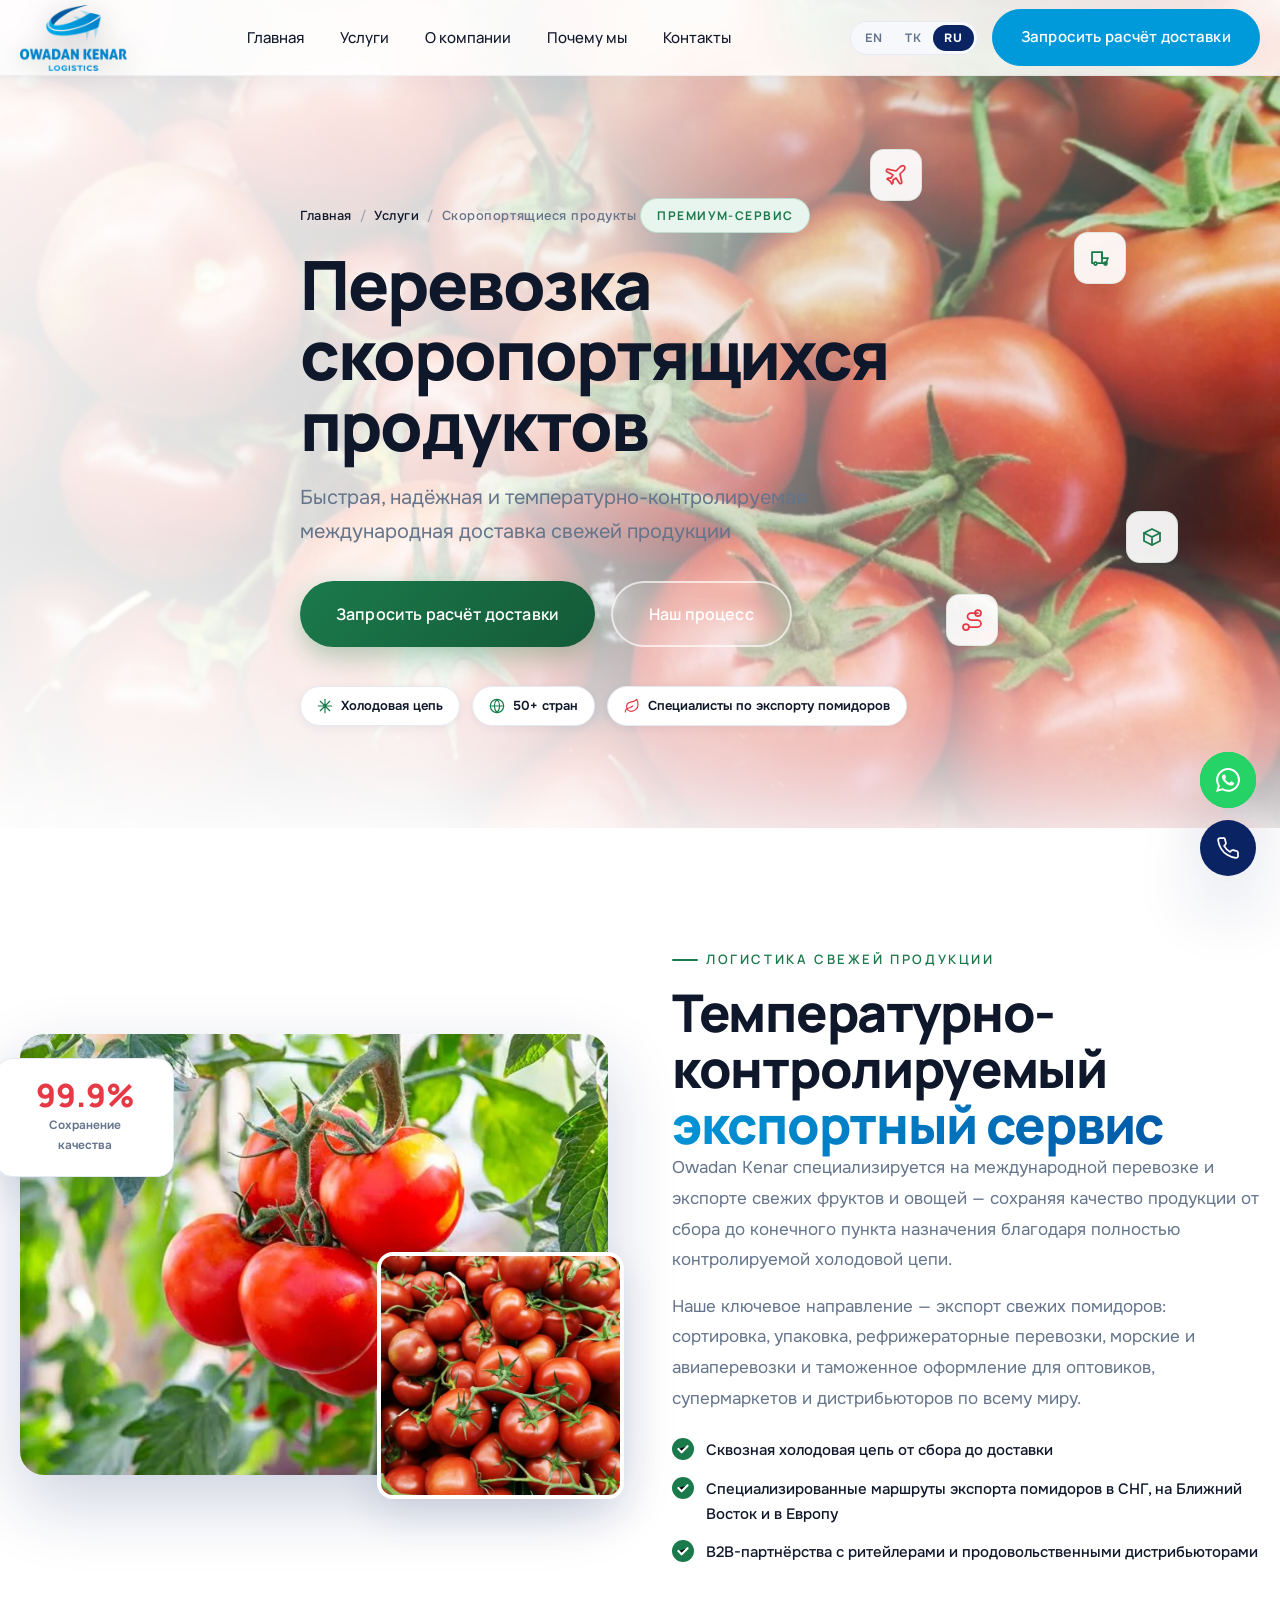
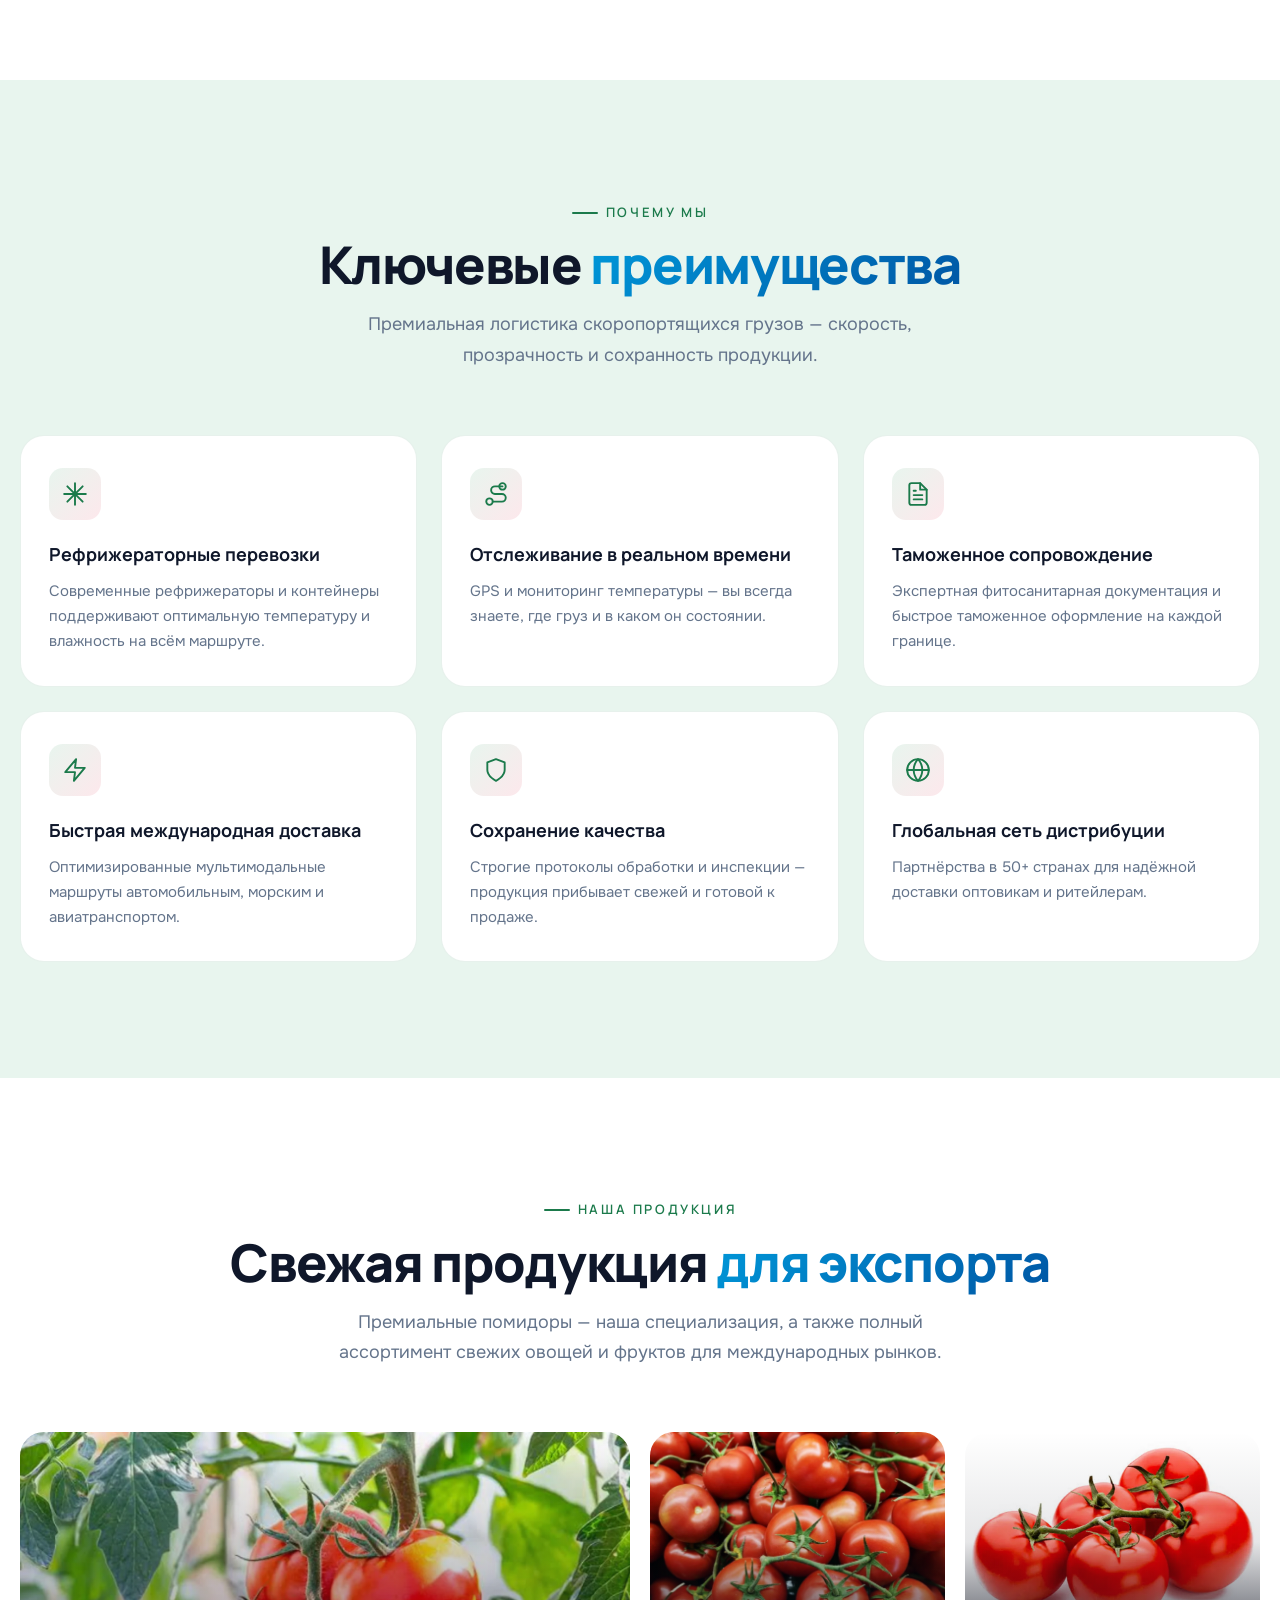
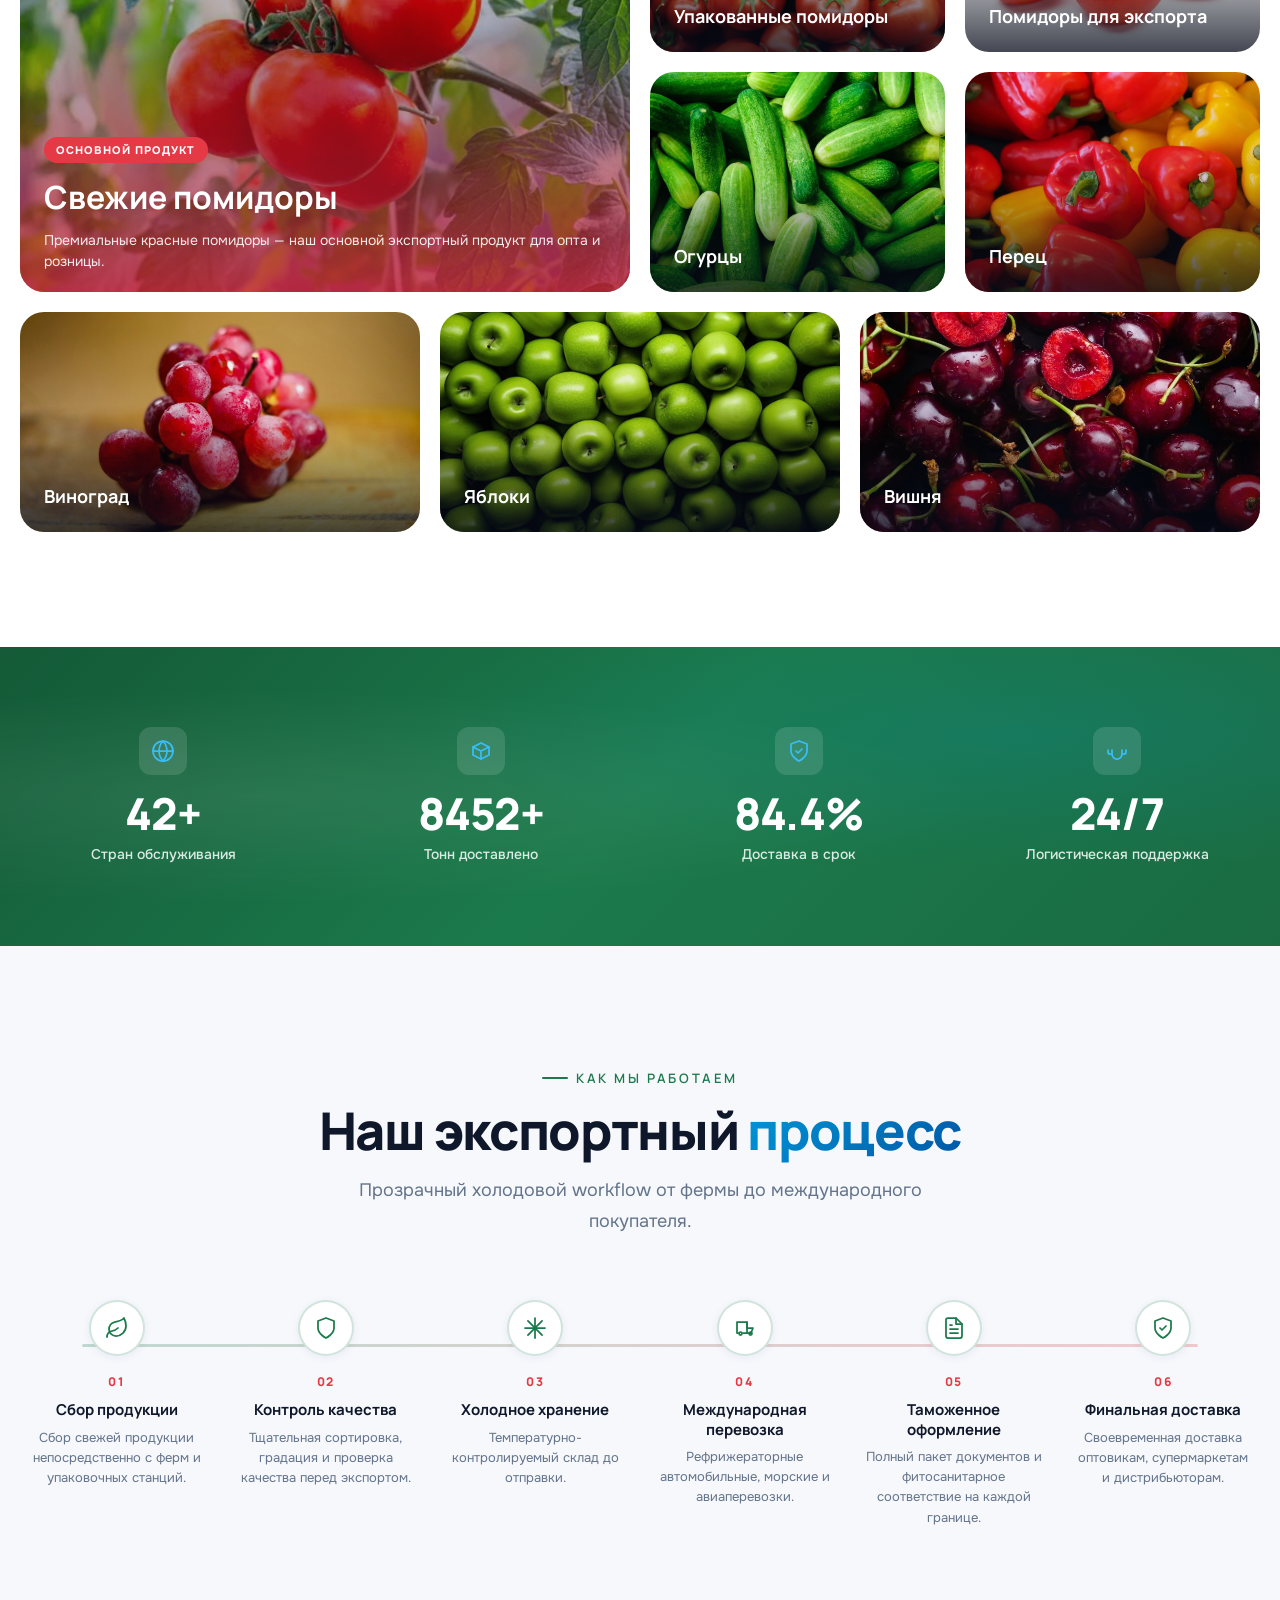
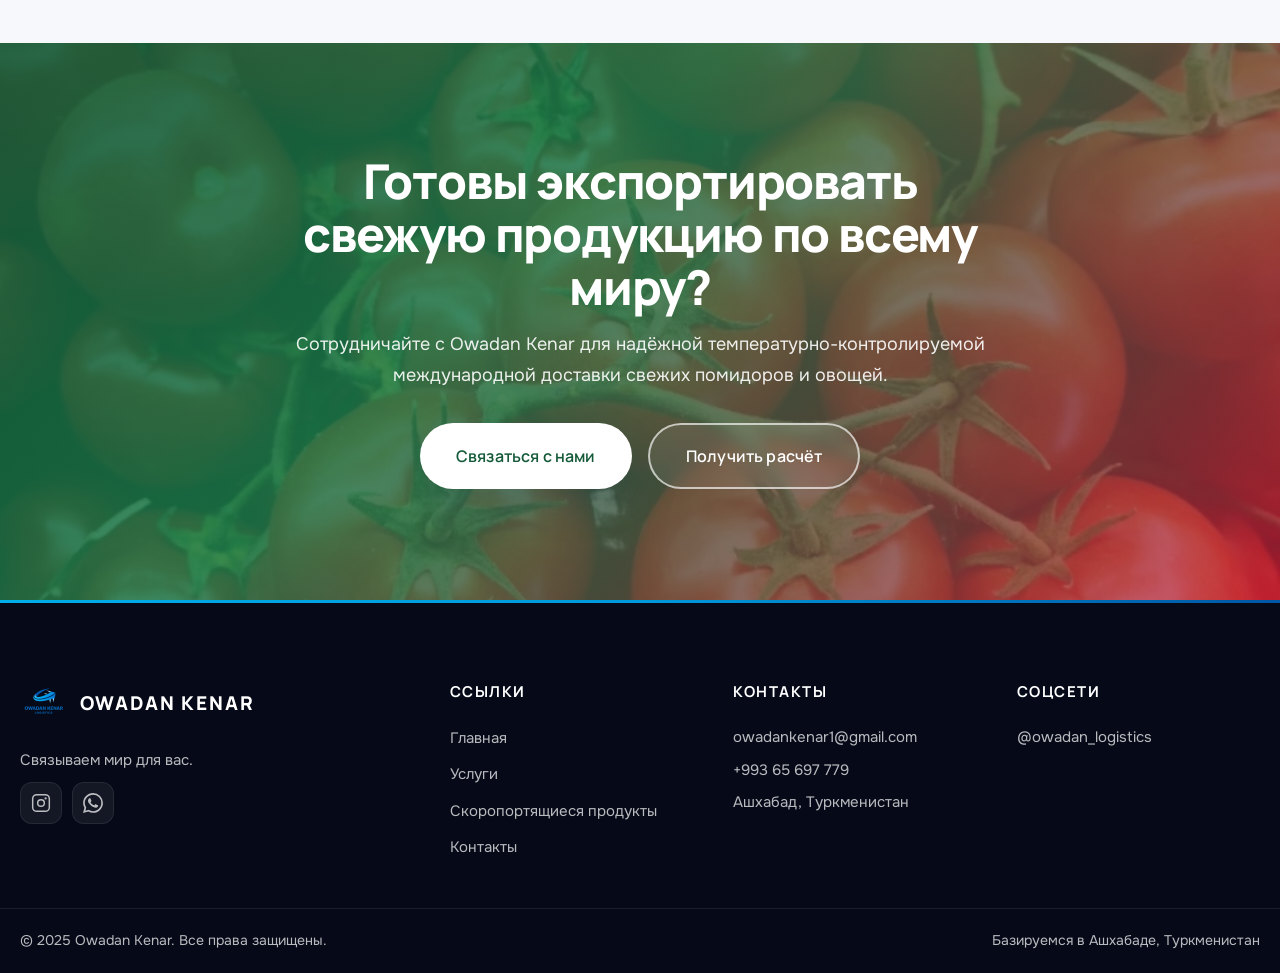
<file: perishable.html>
<!DOCTYPE html>
<html lang="ru">
<head>
  <meta charset="UTF-8">
  <meta name="viewport" content="width=device-width, initial-scale=1.0">
  <title>Perishable Products — Owadan Kenar Logistics</title>
  <meta name="description" content="Temperature-controlled international transportation and export of fresh vegetables and fruits. Premium tomato export logistics from Turkmenistan.">
  <meta name="theme-color" content="#1B7A4B">
  <link rel="icon" href="logo/owadan-logo.webp" type="image/webp">
  <link rel="preload" as="image" href="logo/owadan-logo-preloader.webp" type="image/webp" fetchpriority="high">
  <link rel="preload" href="style.css" as="style">
  <link rel="preconnect" href="https://fonts.googleapis.com">
  <link rel="preconnect" href="https://fonts.gstatic.com" crossorigin>
  <link rel="preload" as="image" href="images/perish-hero-tomatoes-lg.webp" fetchpriority="high">
  <link rel="stylesheet" href="https://fonts.googleapis.com/css2?family=Manrope:wght@500;600;700;800&family=Onest:wght@400;500;600;700&display=swap">
  <style id="preloader-critical">html.is-loading body{overflow:hidden}.preloader{position:fixed;inset:0;z-index:99999;display:grid;place-items:center;background:#061640}</style>
  <link rel="stylesheet" href="style.css">
  <script>
    (function () { var l = localStorage.getItem('ok-lang') || 'ru'; document.documentElement.lang = l === 'tk' ? 'tk' : l; })();
  </script>
</head>
<body data-page="perishable" class="perishable-page">
  <svg id="ok-icon-sprite" xmlns="http://www.w3.org/2000/svg" style="display:none" aria-hidden="true">
  <symbol id="icon-truck" viewBox="0 0 24 24" fill="none" stroke="currentColor" stroke-width="1.75" stroke-linecap="round" stroke-linejoin="round">
    <path d="M10 17h4V6H4v11h1"/><path d="M14 17h4l2-5H14V6"/><circle cx="7.5" cy="17.5" r="1.5"/><circle cx="17.5" cy="17.5" r="1.5"/>
  </symbol>
  <symbol id="icon-globe" viewBox="0 0 24 24" fill="none" stroke="currentColor" stroke-width="1.75" stroke-linecap="round" stroke-linejoin="round">
    <circle cx="12" cy="12" r="10"/><path d="M2 12h20M12 2a15.3 15.3 0 014 10 15.3 15.3 0 01-4 10 15.3 15.3 0 01-4-10 15.3 15.3 0 014-10z"/>
  </symbol>
  <symbol id="icon-award" viewBox="0 0 24 24" fill="none" stroke="currentColor" stroke-width="1.75" stroke-linecap="round" stroke-linejoin="round">
    <circle cx="12" cy="8" r="6"/><path d="M8.21 13.89L7 22l5-3 5 3-1.21-8.11"/>
  </symbol>
  <symbol id="icon-package-check" viewBox="0 0 24 24" fill="none" stroke="currentColor" stroke-width="1.75" stroke-linecap="round" stroke-linejoin="round">
    <path d="M12 22s8-4 8-10V5l-8-3-8 3v7c0 6 8 10 8 10z"/><path d="M9 12l2 2 4-4"/>
  </symbol>
  <symbol id="icon-shield" viewBox="0 0 24 24" fill="none" stroke="currentColor" stroke-width="1.75" stroke-linecap="round" stroke-linejoin="round">
    <path d="M12 22s8-4 8-10V5l-8-3-8 3v7c0 6 8 10 8 10z"/>
  </symbol>
  <symbol id="icon-clock" viewBox="0 0 24 24" fill="none" stroke="currentColor" stroke-width="1.75" stroke-linecap="round" stroke-linejoin="round">
    <circle cx="12" cy="12" r="10"/><path d="M12 6v6l4 2"/>
  </symbol>
  <symbol id="icon-headset" viewBox="0 0 24 24" fill="none" stroke="currentColor" stroke-width="1.75" stroke-linecap="round" stroke-linejoin="round">
    <path d="M3 11v2a2 2 0 0 0 2 2h1"/><path d="M21 11v2a2 2 0 0 1-2 2h-1"/><path d="M7 11v4a5 5 0 0 0 10 0v-4"/>
  </symbol>
  <symbol id="icon-tag" viewBox="0 0 24 24" fill="none" stroke="currentColor" stroke-width="1.75" stroke-linecap="round" stroke-linejoin="round">
    <path d="M20.59 13.41l-7.17 7.17a2 2 0 01-2.83 0L2 12V2h10l8.59 8.59a2 2 0 010 2.82z"/><circle cx="7" cy="7" r="1.5"/>
  </symbol>
  <symbol id="icon-container" viewBox="0 0 24 24" fill="none" stroke="currentColor" stroke-width="1.75" stroke-linecap="round" stroke-linejoin="round">
    <path d="M4 8l8-4 8 4v8l-8 4-8-4V8z"/><path d="M4 8l8 4 8-4M12 12v8"/>
  </symbol>
  <symbol id="icon-train" viewBox="0 0 24 24" fill="none" stroke="currentColor" stroke-width="1.75" stroke-linecap="round" stroke-linejoin="round">
    <rect x="4" y="3" width="16" height="14" rx="2"/><path d="M4 11h16M8 21h.01M16 21h.01M8 17h8"/>
  </symbol>
  <symbol id="icon-ship" viewBox="0 0 24 24" fill="none" stroke="currentColor" stroke-width="1.75" stroke-linecap="round" stroke-linejoin="round">
    <path d="M2 20c2-1 6-1 10 0s8 1 10 0"/><path d="M12 4v12"/><path d="M8 8l4-4 4 4"/><path d="M4 14l8 4 8-4"/>
  </symbol>
  <symbol id="icon-plane" viewBox="0 0 24 24" fill="none" stroke="currentColor" stroke-width="1.75" stroke-linecap="round" stroke-linejoin="round">
    <path d="M17.8 19.2L16 11l3.5-3.5C21 6 21.5 4 20 3c-1-.5-3 0-4.5 1.5L12 8 3.8 6.2c-.5-.1-.9.1-1.1.5l-.3.5c-.2.5-.1 1 .3 1.3L9 12l-2 3H4l-1 1 3 2 2 3 1-1v-3l3-2 3.5 5.3c.3.4.8.5 1.3.3l.5-.2c.4-.3.6-.7.5-1.2z"/>
  </symbol>
  <symbol id="icon-hazard" viewBox="0 0 24 24" fill="none" stroke="currentColor" stroke-width="1.75" stroke-linecap="round" stroke-linejoin="round">
    <path d="M10.29 3.86L1.82 18a2 2 0 001.71 3h16.94a2 2 0 001.71-3L13.71 3.86a2 2 0 00-3.42 0z"/><path d="M12 9v4M12 17h.01"/>
  </symbol>
  <symbol id="icon-document" viewBox="0 0 24 24" fill="none" stroke="currentColor" stroke-width="1.75" stroke-linecap="round" stroke-linejoin="round">
    <path d="M14 2H6a2 2 0 00-2 2v16a2 2 0 002 2h12a2 2 0 002-2V8z"/><path d="M14 2v6h6M16 13H8M16 17H8M10 9H8"/>
  </symbol>
  <symbol id="icon-warehouse" viewBox="0 0 24 24" fill="none" stroke="currentColor" stroke-width="1.75" stroke-linecap="round" stroke-linejoin="round">
    <path d="M3 9l9-6 9 6v11a1 1 0 01-1 1H4a1 1 0 01-1-1V9z"/><path d="M9 22V12h6v10"/>
  </symbol>
  <symbol id="icon-route" viewBox="0 0 24 24" fill="none" stroke="currentColor" stroke-width="1.75" stroke-linecap="round" stroke-linejoin="round">
    <circle cx="6" cy="19" r="3"/><path d="M9 19h8.5a3.5 3.5 0 000-7H11a3.5 3.5 0 010-7H18"/><circle cx="18" cy="5" r="3"/>
  </symbol>
  <symbol id="icon-bolt" viewBox="0 0 24 24" fill="none" stroke="currentColor" stroke-width="1.75" stroke-linecap="round" stroke-linejoin="round">
    <path d="M13 2L3 14h9l-1 8 10-12h-9l1-8z"/>
  </symbol>
  <symbol id="icon-mail" viewBox="0 0 24 24" fill="none" stroke="currentColor" stroke-width="1.75" stroke-linecap="round" stroke-linejoin="round">
    <path d="M4 4h16c1.1 0 2 .9 2 2v12c0 1.1-.9 2-2 2H4c-1.1 0-2-.9-2-2V6c0-1.1.9-2 2-2z"/><path d="M22 6l-10 7L2 6"/>
  </symbol>
  <symbol id="icon-phone" viewBox="0 0 24 24" fill="none" stroke="currentColor" stroke-width="1.75" stroke-linecap="round" stroke-linejoin="round">
    <path d="M22 16.92v3a2 2 0 01-2.18 2 19.79 19.79 0 01-8.63-3.07 19.5 19.5 0 01-6-6 19.79 19.79 0 01-3.07-8.67A2 2 0 014.11 2h3a2 2 0 012 1.72c.127.96.361 1.903.7 2.81a2 2 0 01-.45 2.11L8.09 9.91a16 16 0 006 6l1.27-1.27a2 2 0 012.11-.45c.907.339 1.85.573 2.81.7A2 2 0 0122 16.92z"/>
  </symbol>
  <symbol id="icon-pin" viewBox="0 0 24 24" fill="none" stroke="currentColor" stroke-width="1.75" stroke-linecap="round" stroke-linejoin="round">
    <path d="M21 10c0 7-9 13-9 13s-9-6-9-13a9 9 0 1118 0z"/><circle cx="12" cy="10" r="3"/>
  </symbol>
  <symbol id="icon-link" viewBox="0 0 24 24" fill="none" stroke="currentColor" stroke-width="1.75" stroke-linecap="round" stroke-linejoin="round">
    <path d="M10 13a5 5 0 007.54.54l3-3a5 5 0 00-7.07-7.07l-1.72 1.71"/><path d="M14 11a5 5 0 00-7.54-.54l-3 3a5 5 0 007.07 7.07l1.71-1.71"/>
  </symbol>
  <symbol id="icon-instagram" viewBox="0 0 24 24" fill="none" stroke="currentColor" stroke-width="1.75" stroke-linecap="round" stroke-linejoin="round">
    <rect x="2" y="2" width="20" height="20" rx="5"/><circle cx="12" cy="12" r="4"/><circle cx="17.5" cy="6.5" r="0.5" fill="currentColor"/>
  </symbol>
  <symbol id="icon-arrow-right" viewBox="0 0 24 24" fill="none" stroke="currentColor" stroke-width="2" stroke-linecap="round" stroke-linejoin="round">
    <path d="M5 12h14M13 5l7 7-7 7"/>
  </symbol>
  <symbol id="icon-arrow-left" viewBox="0 0 24 24" fill="none" stroke="currentColor" stroke-width="2" stroke-linecap="round" stroke-linejoin="round">
    <path d="M19 12H5M11 19l-7-7 7-7"/>
  </symbol>
  <symbol id="icon-quote" viewBox="0 0 32 32" fill="currentColor">
    <path d="M9 18H5c0-4 2-7 6-9l1 2c-2 1-3 3-3 5h2c1 0 2 1 2 2v4c0 1-1 2-2 2H7c-1 0-2-1-2-2v-2c0-1 1-2 2-2h2zm14 0h-4c0-4 2-7 6-9l1 2c-2 1-3 3-3 5h2c1 0 2 1 2 2v4c0 1-1 2-2 2h-4c-1 0-2-1-2-2v-2c0-1 1-2 2-2h2z"/>
  </symbol>
  <symbol id="icon-whatsapp" viewBox="0 0 24 24" fill="currentColor">
    <path d="M17.472 14.382c-.297-.149-1.758-.867-2.03-.967-.273-.099-.471-.148-.67.15-.197.297-.767.966-.94 1.164-.173.199-.347.223-.644.075-.297-.15-1.255-.463-2.39-1.475-.883-.788-1.48-1.761-1.653-2.059-.173-.297-.018-.458.13-.606.134-.133.298-.347.446-.52.149-.174.198-.298.298-.497.099-.198.05-.371-.025-.52-.075-.149-.669-1.612-.916-2.207-.242-.579-.487-.5-.669-.51-.173-.008-.371-.01-.57-.01-.198 0-.52.074-.792.372-.272.297-1.04 1.016-1.04 2.479 0 1.462 1.065 2.875 1.213 3.074.149.198 2.096 3.2 5.077 4.487.709.306 1.262.489 1.694.625.712.227 1.36.195 1.871.118.571-.085 1.758-.719 2.006-1.413.248-.694.248-1.289.173-1.413-.074-.124-.272-.198-.57-.347m-5.421 7.403h-.004a9.87 9.87 0 01-5.031-1.378l-.361-.214-3.741.982.998-3.648-.235-.374a9.86 9.86 0 01-1.51-5.26c.001-5.45 4.436-9.884 9.888-9.884 2.64 0 5.122 1.03 6.988 2.898a9.825 9.825 0 012.893 6.994c-.003 5.45-4.435 9.884-9.885 9.884m8.413-18.297A11.815 11.815 0 0012.05 0C5.495 0 .16 5.335.157 11.892c0 2.096.547 4.142 1.588 5.945L.057 24l6.305-1.654a11.882 11.882 0 005.683 1.448h.005c6.554 0 11.89-5.335 11.893-11.893a11.821 11.821 0 00-3.48-8.413z"/>
  </symbol>
  <symbol id="icon-anchor" viewBox="0 0 24 24" fill="none" stroke="currentColor" stroke-width="1.75" stroke-linecap="round" stroke-linejoin="round">
    <circle cx="12" cy="5" r="3"/><path d="M12 22V8M5 12H2a10 10 0 0020 0h-3"/>
  </symbol>
  <symbol id="icon-handshake" viewBox="0 0 24 24" fill="none" stroke="currentColor" stroke-width="1.75" stroke-linecap="round" stroke-linejoin="round">
    <path d="M11 17l2 2 6-6-6-6-2 2"/><path d="M2 14l4 4 3-3M7 11l4-4 4 4"/>
  </symbol>
  <symbol id="icon-spark" viewBox="0 0 24 24" fill="none" stroke="currentColor" stroke-width="1.75" stroke-linecap="round" stroke-linejoin="round">
    <path d="M12 3v3M12 18v3M3 12h3M18 12h3M5.6 5.6l2.1 2.1M16.3 16.3l2.1 2.1M5.6 18.4l2.1-2.1M16.3 7.7l2.1-2.1"/>
  </symbol>
  <symbol id="icon-leaf" viewBox="0 0 24 24" fill="none" stroke="currentColor" stroke-width="1.75" stroke-linecap="round" stroke-linejoin="round">
    <path d="M11 20A7 7 0 019.8 6.1C15.5 5 17 4.48 19 2c1 2 2 4.18 2 8 0 5.5-4.78 10-10 10z"/><path d="M2 21c0-3 1.85-5.36 5.08-6C9.5 14.52 12 13 13 12"/>
  </symbol>
  <symbol id="icon-snowflake" viewBox="0 0 24 24" fill="none" stroke="currentColor" stroke-width="1.75" stroke-linecap="round" stroke-linejoin="round">
    <path d="M12 2v20M2 12h20M4.93 4.93l14.14 14.14M19.07 4.93L4.93 19.07"/>
  </symbol>
</svg>

  <div class="preloader" id="sitePreloader" aria-hidden="true">
    <div class="preloader__backdrop" aria-hidden="true"></div>
    <div class="preloader__inner">
      <div class="preloader__logo-wrap">
        <span class="preloader__ring" aria-hidden="true"></span>
        <img src="logo/owadan-logo-preloader.webp" alt="" class="preloader__logo" width="320" height="198" decoding="sync" fetchpriority="high">
      </div>
      <div class="preloader__bar" role="progressbar" aria-label="Loading" aria-valuemin="0" aria-valuemax="100" aria-valuenow="0">
        <span class="preloader__bar-fill"></span>
      </div>
    </div>
  </div>
  <script src="preloader.js"></script>
  <div class="scroll-progress scroll-progress--green" id="scrollProgress" aria-hidden="true"></div>


  <header class="header header--inner" id="header">
    <nav class="nav container" aria-label="Main navigation">
      <a href="index.html" class="nav__logo">
        <img src="logo/owadan-logo-full.webp" alt="Owadan Kenar Logistics" class="nav__logo-img" width="107" height="66">
      </a>
      <ul class="nav__links" id="navLinks">
        <li><a href="index.html" class="nav__link" data-i18n="nav.home">Home</a></li>
        <li><a href="services.html" class="nav__link active" data-i18n="nav.services">Services</a></li>
        <li><a href="about.html" class="nav__link" data-i18n="nav.about">About</a></li>
        <li><a href="index.html#why-us" class="nav__link" data-i18n="nav.whyUs">Why Us</a></li>
        <li><a href="contact.html" class="nav__link" data-i18n="nav.contact">Contact</a></li>
      </ul>
      <div class="nav__actions">
        <div class="lang-switcher" role="group" aria-label="Language">
          <button type="button" class="lang-btn" data-lang="en">EN</button>
          <button type="button" class="lang-btn" data-lang="tk">TK</button>
          <button type="button" class="lang-btn active" data-lang="ru">RU</button>
        </div>
        <a href="contact.html" class="btn btn--accent nav__cta" data-i18n="perishable.hero.cta" data-magnetic="0.3">Request a Shipping Quote</a>
        <button type="button" class="nav__toggle" id="navToggle" aria-label="Open menu" aria-expanded="false">
          <span class="hamburger"></span>
        </button>
      </div>
    </nav>
  </header>

  <div class="nav-overlay" id="navOverlay" aria-hidden="true"></div>
  <aside class="nav-drawer" id="navDrawer" aria-label="Mobile menu">
    <ul class="nav-drawer__links">
      <li><a href="index.html" class="nav-drawer__link" data-i18n="nav.home">Home</a></li>
      <li><a href="services.html" class="nav-drawer__link active" data-i18n="nav.services">Services</a></li>
      <li><a href="about.html" class="nav-drawer__link" data-i18n="nav.about">About</a></li>
      <li><a href="index.html#why-us" class="nav-drawer__link" data-i18n="nav.whyUs">Why Us</a></li>
      <li><a href="contact.html" class="nav-drawer__link" data-i18n="nav.contact">Contact</a></li>
    </ul>
    <a href="contact.html" class="btn btn--accent nav-drawer__cta" data-i18n="perishable.hero.cta">Request a Shipping Quote</a>
    <div class="lang-switcher lang-switcher--drawer" role="group" aria-label="Language">
      <button type="button" class="lang-btn" data-lang="en">EN</button>
      <button type="button" class="lang-btn" data-lang="tk">TK</button>
      <button type="button" class="lang-btn active" data-lang="ru">RU</button>
    </div>
  </aside>

  <main>

    <!-- ===== HERO ===== -->
    <section class="perish-hero" id="perishable" aria-labelledby="perish-hero-title">
      <div class="perish-hero__bg" style="background-image:url('images/perish-hero-tomatoes-lg.webp')"></div>
      <div class="perish-hero__overlay"></div>
      <div class="perish-hero__mesh" aria-hidden="true"></div>

      <div class="perish-hero__logistics" aria-hidden="true">
        <span class="perish-hero__float perish-hero__float--truck"><svg class="icon"><use href="#icon-truck"/></svg></span>
        <span class="perish-hero__float perish-hero__float--plane"><svg class="icon"><use href="#icon-plane"/></svg></span>
        <span class="perish-hero__float perish-hero__float--container"><svg class="icon"><use href="#icon-container"/></svg></span>
        <span class="perish-hero__float perish-hero__float--route"><svg class="icon"><use href="#icon-route"/></svg></span>
      </div>

      <div class="container perish-hero__content">
        <nav class="breadcrumb breadcrumb--hero reveal" aria-label="Breadcrumb">
          <a href="index.html" data-i18n="breadcrumb.home">Home</a>
          <span class="breadcrumb__sep">/</span>
          <a href="services.html" data-i18n="nav.services">Services</a>
          <span class="breadcrumb__sep">/</span>
          <span data-i18n="perishable.breadcrumb">Perishable Products</span>
        </nav>
        <span class="perish-hero__badge reveal" data-i18n="perishable.badge">Premium Service</span>
        <h1 class="perish-hero__title reveal" id="perish-hero-title" data-i18n="perishable.hero.title">Perishable Products Transportation</h1>
        <p class="perish-hero__subtitle reveal" data-i18n="perishable.hero.subtitle">Fast, Reliable, and Temperature-Controlled International Delivery of Fresh Produce</p>
        <div class="perish-hero__actions reveal">
          <a href="contact.html" class="btn btn--perish btn--lg" data-i18n="perishable.hero.cta" data-magnetic="0.25">Request a Shipping Quote</a>
          <a href="#perish-process" class="btn btn--outline-light btn--lg" data-i18n="perishable.hero.ctaProcess">See Our Process</a>
        </div>
        <div class="perish-hero__chips reveal" aria-hidden="true">
          <span class="perish-chip"><svg class="icon"><use href="#icon-snowflake"/></svg> <span data-i18n="perishable.chips.cold">Cold Chain</span></span>
          <span class="perish-chip"><svg class="icon"><use href="#icon-globe"/></svg> <span data-i18n="perishable.chips.global">50+ Countries</span></span>
          <span class="perish-chip perish-chip--tomato"><svg class="icon"><use href="#icon-leaf"/></svg> <span data-i18n="perishable.chips.tomato">Tomato Export Specialists</span></span>
        </div>
      </div>
    </section>

    <!-- ===== SERVICE DESCRIPTION ===== -->
    <section class="perish-about section" id="perish-about" aria-labelledby="perish-about-title">
      <div class="container perish-about__grid">
        <div class="perish-about__visual reveal-left">
          <div class="perish-about__img-main">
            <img src="images/perish-tomato-vine.webp" alt="" loading="lazy" width="1200" height="800">
          </div>
          <div class="perish-about__img-accent">
            <img src="images/perish-tomato-harvest-sm.webp" alt="" loading="lazy" width="560" height="747">
          </div>
          <div class="perish-about__stat-card reveal-scale">
            <span class="perish-about__stat-num">99.9%</span>
            <span class="perish-about__stat-label" data-i18n="perishable.about.statLabel">Quality retention rate</span>
          </div>
        </div>
        <div class="perish-about__copy reveal-right">
          <span class="eyebrow eyebrow--green" data-i18n="perishable.about.eyebrow">Fresh Produce Logistics</span>
          <h2 class="section__title" id="perish-about-title"><span data-i18n="perishable.about.titleLead">Temperature-controlled</span> <span class="accent accent--green" data-i18n="perishable.about.titleAccent">export excellence</span></h2>
          <p class="perish-about__text" data-i18n="perishable.about.text1">Owadan Kenar specializes in the international transportation and export of fresh fruits and vegetables — maintaining product quality from farm gate to final destination through fully monitored cold-chain logistics.</p>
          <p class="perish-about__text" data-i18n="perishable.about.text2">Our flagship offering is fresh tomato export: we handle sorting, packaging, refrigerated trucking, sea and air freight, and customs clearance for wholesalers, supermarkets, and distributors worldwide.</p>
          <ul class="perish-about__list">
            <li><svg class="perish-check" viewBox="0 0 24 24" aria-hidden="true"><circle cx="12" cy="12" r="12" fill="#1B7A4B"/><path d="M7 12l3.5 3.5L17 9" stroke="#fff" stroke-width="2.4" stroke-linecap="round" stroke-linejoin="round"/></svg><span data-i18n="perishable.about.bullet1">End-to-end cold chain from collection to delivery</span></li>
            <li><svg class="perish-check" viewBox="0 0 24 24" aria-hidden="true"><circle cx="12" cy="12" r="12" fill="#1B7A4B"/><path d="M7 12l3.5 3.5L17 9" stroke="#fff" stroke-width="2.4" stroke-linecap="round" stroke-linejoin="round"/></svg><span data-i18n="perishable.about.bullet2">Dedicated tomato export lanes to CIS, Middle East &amp; Europe</span></li>
            <li><svg class="perish-check" viewBox="0 0 24 24" aria-hidden="true"><circle cx="12" cy="12" r="12" fill="#1B7A4B"/><path d="M7 12l3.5 3.5L17 9" stroke="#fff" stroke-width="2.4" stroke-linecap="round" stroke-linejoin="round"/></svg><span data-i18n="perishable.about.bullet3">B2B partnerships with retailers and food distributors</span></li>
          </ul>
        </div>
      </div>
    </section>

    <!-- ===== KEY ADVANTAGES ===== -->
    <section class="perish-advantages section" id="perish-advantages" aria-labelledby="perish-adv-title">
      <div class="container">
        <header class="section__header reveal">
          <span class="eyebrow eyebrow--green" data-i18n="perishable.advantages.eyebrow">Why choose us</span>
          <h2 class="section__title" id="perish-adv-title"><span data-i18n="perishable.advantages.titleLead">Key</span> <span class="accent accent--green" data-i18n="perishable.advantages.titleAccent">advantages</span></h2>
          <p class="section__subtitle" data-i18n="perishable.advantages.subtitle">Premium perishable logistics built for speed, visibility and product integrity.</p>
        </header>
        <div class="perish-adv__grid">
          <article class="perish-adv-card reveal" style="--i:0" data-tilt="5">
            <div class="perish-adv-card__icon" aria-hidden="true"><svg class="icon"><use href="#icon-snowflake"/></svg></div>
            <h3 class="perish-adv-card__title" data-i18n="perishable.advantages.cold.title">Refrigerated Transport</h3>
            <p class="perish-adv-card__text" data-i18n="perishable.advantages.cold.text">Modern reefer trucks and containers maintain optimal temperature and humidity throughout the journey.</p>
          </article>
          <article class="perish-adv-card reveal" style="--i:1" data-tilt="5">
            <div class="perish-adv-card__icon" aria-hidden="true"><svg class="icon"><use href="#icon-route"/></svg></div>
            <h3 class="perish-adv-card__title" data-i18n="perishable.advantages.tracking.title">Real-Time Shipment Tracking</h3>
            <p class="perish-adv-card__text" data-i18n="perishable.advantages.tracking.text">Live GPS and temperature monitoring so you always know where your cargo is and how it is performing.</p>
          </article>
          <article class="perish-adv-card reveal" style="--i:2" data-tilt="5">
            <div class="perish-adv-card__icon" aria-hidden="true"><svg class="icon"><use href="#icon-document"/></svg></div>
            <h3 class="perish-adv-card__title" data-i18n="perishable.advantages.customs.title">Customs Clearance Support</h3>
            <p class="perish-adv-card__text" data-i18n="perishable.advantages.customs.text">Expert phytosanitary documentation and fast customs processing at every border crossing.</p>
          </article>
          <article class="perish-adv-card reveal" style="--i:3" data-tilt="5">
            <div class="perish-adv-card__icon" aria-hidden="true"><svg class="icon"><use href="#icon-bolt"/></svg></div>
            <h3 class="perish-adv-card__title" data-i18n="perishable.advantages.fast.title">Fast International Delivery</h3>
            <p class="perish-adv-card__text" data-i18n="perishable.advantages.fast.text">Optimized multimodal routes by road, sea and air to minimize transit time for perishable goods.</p>
          </article>
          <article class="perish-adv-card reveal" style="--i:4" data-tilt="5">
            <div class="perish-adv-card__icon" aria-hidden="true"><svg class="icon"><use href="#icon-shield"/></svg></div>
            <h3 class="perish-adv-card__title" data-i18n="perishable.advantages.quality.title">Quality Preservation</h3>
            <p class="perish-adv-card__text" data-i18n="perishable.advantages.quality.text">Strict handling protocols and quality inspections ensure your produce arrives fresh and market-ready.</p>
          </article>
          <article class="perish-adv-card reveal" style="--i:5" data-tilt="5">
            <div class="perish-adv-card__icon" aria-hidden="true"><svg class="icon"><use href="#icon-globe"/></svg></div>
            <h3 class="perish-adv-card__title" data-i18n="perishable.advantages.network.title">Global Distribution Network</h3>
            <p class="perish-adv-card__text" data-i18n="perishable.advantages.network.text">Established partnerships across 50+ countries for reliable last-mile delivery to wholesalers and retailers.</p>
          </article>
        </div>
      </div>
    </section>

    <!-- ===== PRODUCT SHOWCASE ===== -->
    <section class="perish-gallery section" id="perish-gallery" aria-labelledby="perish-gallery-title">
      <div class="container">
        <header class="section__header reveal">
          <span class="eyebrow eyebrow--green" data-i18n="perishable.gallery.eyebrow">Our products</span>
          <h2 class="section__title" id="perish-gallery-title"><span data-i18n="perishable.gallery.titleLead">Fresh produce</span> <span class="accent accent--tomato" data-i18n="perishable.gallery.titleAccent">we export</span></h2>
          <p class="section__subtitle" data-i18n="perishable.gallery.subtitle">Premium tomatoes are our specialty — alongside a full range of fresh vegetables and fruits for international markets.</p>
        </header>
        <div class="perish-gallery__grid">
          <article class="perish-product perish-product--featured reveal-scale" data-tilt="4">
            <img src="images/perish-tomato-vine-hero.webp" alt="" class="perish-product__img" loading="lazy" width="1600" height="1067">
            <div class="perish-product__overlay"></div>
            <div class="perish-product__body">
              <span class="perish-product__tag" data-i18n="perishable.gallery.featured">Featured</span>
              <h3 class="perish-product__title" data-i18n="perishable.gallery.tomatoes">Fresh Tomatoes</h3>
              <p class="perish-product__desc" data-i18n="perishable.gallery.tomatoesDesc">Premium red tomatoes — our core export product for global wholesale and retail.</p>
            </div>
          </article>
          <article class="perish-product reveal" style="--i:1" data-tilt="5">
            <img src="images/perish-tomato-harvest-md.webp" alt="" class="perish-product__img" loading="lazy" width="1200" height="1600">
            <div class="perish-product__overlay"></div>
            <div class="perish-product__body">
              <h3 class="perish-product__title" data-i18n="perishable.gallery.tomatoesPacked">Packed Tomatoes</h3>
            </div>
          </article>
          <article class="perish-product reveal" style="--i:2" data-tilt="5">
            <img src="images/perish-tomato-harvest.webp" alt="" class="perish-product__img" loading="lazy" width="900" height="900">
            <div class="perish-product__overlay"></div>
            <div class="perish-product__body">
              <h3 class="perish-product__title" data-i18n="perishable.gallery.tomatoesExport">Export-Ready Tomatoes</h3>
            </div>
          </article>
          <article class="perish-product reveal" style="--i:3" data-tilt="5">
            <img src="images/perish-cucumber.webp" alt="" class="perish-product__img" loading="lazy" width="1024" height="681">
            <div class="perish-product__overlay"></div>
            <div class="perish-product__body">
              <h3 class="perish-product__title" data-i18n="perishable.gallery.cucumbers">Cucumbers</h3>
            </div>
          </article>
          <article class="perish-product reveal" style="--i:4" data-tilt="5">
            <img src="images/perish-pepper.webp" alt="" class="perish-product__img" loading="lazy" width="1024" height="768">
            <div class="perish-product__overlay"></div>
            <div class="perish-product__body">
              <h3 class="perish-product__title" data-i18n="perishable.gallery.peppers">Peppers</h3>
            </div>
          </article>
          <article class="perish-product reveal" style="--i:5" data-tilt="5">
            <img src="images/photo-1537640538964-79a8b4d5c5b5.jpg" alt="" class="perish-product__img" loading="lazy" width="600" height="450">
            <div class="perish-product__overlay"></div>
            <div class="perish-product__body">
              <h3 class="perish-product__title" data-i18n="perishable.gallery.grapes">Grapes</h3>
            </div>
          </article>
          <article class="perish-product reveal" style="--i:6" data-tilt="5">
            <img src="images/perish-apple.webp" alt="" class="perish-product__img" loading="lazy" width="1024" height="574">
            <div class="perish-product__overlay"></div>
            <div class="perish-product__body">
              <h3 class="perish-product__title" data-i18n="perishable.gallery.apples">Apples</h3>
            </div>
          </article>
          <article class="perish-product reveal" style="--i:7" data-tilt="5">
            <img src="images/perish-cherry.webp" alt="" class="perish-product__img" loading="lazy" width="768" height="1024">
            <div class="perish-product__overlay"></div>
            <div class="perish-product__body">
              <h3 class="perish-product__title" data-i18n="perishable.gallery.cherries">Cherry</h3>
            </div>
          </article>
        </div>
      </div>
    </section>

    <!-- ===== STATISTICS ===== -->
    <section class="perish-stats" id="perish-stats" aria-label="Perishable logistics statistics">
      <div class="container">
        <div class="perish-stats__grid">
          <div class="perish-stat reveal">
            <span class="perish-stat__icon" aria-hidden="true"><svg class="icon"><use href="#icon-globe"/></svg></span>
            <span class="perish-stat__number" data-target="50" data-suffix="+">0</span>
            <span class="perish-stat__label" data-i18n="perishable.stats.countries">Countries Served</span>
          </div>
          <div class="perish-stat reveal" style="--i:1">
            <span class="perish-stat__icon" aria-hidden="true"><svg class="icon"><use href="#icon-container"/></svg></span>
            <span class="perish-stat__number" data-target="10000" data-suffix="+">0</span>
            <span class="perish-stat__label" data-i18n="perishable.stats.tons">Tons Delivered</span>
          </div>
          <div class="perish-stat reveal" style="--i:2">
            <span class="perish-stat__icon" aria-hidden="true"><svg class="icon"><use href="#icon-package-check"/></svg></span>
            <span class="perish-stat__number" data-target="99.9" data-suffix="%">0</span>
            <span class="perish-stat__label" data-i18n="perishable.stats.ontime">On-Time Delivery Rate</span>
          </div>
          <div class="perish-stat reveal" style="--i:3">
            <span class="perish-stat__icon" aria-hidden="true"><svg class="icon"><use href="#icon-headset"/></svg></span>
            <span class="perish-stat__number" data-display="24/7">24/7</span>
            <span class="perish-stat__label" data-i18n="perishable.stats.support">Logistics Support</span>
          </div>
        </div>
      </div>
    </section>

    <!-- ===== PROCESS TIMELINE ===== -->
    <section class="perish-process section" id="perish-process" aria-labelledby="perish-process-title">
      <div class="container">
        <header class="section__header reveal">
          <span class="eyebrow eyebrow--green" data-i18n="perishable.process.eyebrow">How it works</span>
          <h2 class="section__title" id="perish-process-title"><span data-i18n="perishable.process.titleLead">Our export</span> <span class="accent accent--green" data-i18n="perishable.process.titleAccent">process</span></h2>
          <p class="section__subtitle" data-i18n="perishable.process.subtitle">A transparent cold-chain workflow from farm to international buyer.</p>
        </header>
        <div class="perish-timeline">
          <div class="perish-timeline__track" aria-hidden="true"></div>
          <div class="perish-timeline__steps">
            <div class="perish-step reveal" style="--i:0">
              <div class="perish-step__icon" aria-hidden="true"><svg class="icon"><use href="#icon-leaf"/></svg></div>
              <span class="perish-step__num">01</span>
              <h3 class="perish-step__title" data-i18n="perishable.process.step1.title">Product Collection</h3>
              <p class="perish-step__text" data-i18n="perishable.process.step1.text">Fresh produce collected directly from farms and packing stations.</p>
            </div>
            <div class="perish-step reveal" style="--i:1">
              <div class="perish-step__icon" aria-hidden="true"><svg class="icon"><use href="#icon-shield"/></svg></div>
              <span class="perish-step__num">02</span>
              <h3 class="perish-step__title" data-i18n="perishable.process.step2.title">Quality Inspection</h3>
              <p class="perish-step__text" data-i18n="perishable.process.step2.text">Rigorous grading, sorting and quality checks before export approval.</p>
            </div>
            <div class="perish-step reveal" style="--i:2">
              <div class="perish-step__icon" aria-hidden="true"><svg class="icon"><use href="#icon-snowflake"/></svg></div>
              <span class="perish-step__num">03</span>
              <h3 class="perish-step__title" data-i18n="perishable.process.step3.title">Cold Storage</h3>
              <p class="perish-step__text" data-i18n="perishable.process.step3.text">Temperature-controlled warehousing until dispatch.</p>
            </div>
            <div class="perish-step reveal" style="--i:3">
              <div class="perish-step__icon" aria-hidden="true"><svg class="icon"><use href="#icon-truck"/></svg></div>
              <span class="perish-step__num">04</span>
              <h3 class="perish-step__title" data-i18n="perishable.process.step4.title">International Transportation</h3>
              <p class="perish-step__text" data-i18n="perishable.process.step4.text">Refrigerated road, sea and air freight to destination markets.</p>
            </div>
            <div class="perish-step reveal" style="--i:4">
              <div class="perish-step__icon" aria-hidden="true"><svg class="icon"><use href="#icon-document"/></svg></div>
              <span class="perish-step__num">05</span>
              <h3 class="perish-step__title" data-i18n="perishable.process.step5.title">Customs Clearance</h3>
              <p class="perish-step__text" data-i18n="perishable.process.step5.text">Full documentation and phytosanitary compliance at every border.</p>
            </div>
            <div class="perish-step reveal" style="--i:5">
              <div class="perish-step__icon" aria-hidden="true"><svg class="icon"><use href="#icon-package-check"/></svg></div>
              <span class="perish-step__num">06</span>
              <h3 class="perish-step__title" data-i18n="perishable.process.step6.title">Final Delivery</h3>
              <p class="perish-step__text" data-i18n="perishable.process.step6.text">On-time delivery to wholesalers, supermarkets and distributors.</p>
            </div>
          </div>
        </div>
      </div>
    </section>

    <!-- ===== CTA BANNER ===== -->
    <section class="perish-cta" id="perish-cta" aria-labelledby="perish-cta-title">
      <div class="perish-cta__bg" style="background-image:url('images/perish-tomato-harvest-md.webp')"></div>
      <div class="perish-cta__overlay"></div>
      <div class="container perish-cta__inner reveal-scale">
        <h2 class="perish-cta__title" id="perish-cta-title" data-i18n="perishable.cta.title">Ready to Export Fresh Produce Worldwide?</h2>
        <p class="perish-cta__text" data-i18n="perishable.cta.subtitle">Partner with Owadan Kenar for reliable, temperature-controlled international delivery of fresh tomatoes and produce.</p>
        <div class="perish-cta__actions">
          <a href="contact.html" class="btn btn--perish btn--lg" data-i18n="perishable.cta.contact" data-magnetic="0.25">Contact Us</a>
          <a href="contact.html" class="btn btn--outline-light btn--lg" data-i18n="perishable.cta.quote">Get a Quote</a>
        </div>
      </div>
    </section>

  </main>

  <footer class="footer">
    <div class="container footer__grid">
      <div class="footer__col">
        <a href="index.html" class="footer__logo">
          <img src="logo/owadan-logo.webp" alt="Owadan Kenar" width="48" height="48">
          <span>OWADAN KENAR</span>
        </a>
        <p class="footer__tagline" data-i18n="footer.tagline">Связываем мир для вас.</p>
        <div class="footer__social">
          <a href="https://instagram.com/owadan_logistics" class="social-link" aria-label="Instagram" target="_blank" rel="noopener noreferrer">
            <svg width="20" height="20" aria-hidden="true"><use href="#icon-instagram"/></svg>
          </a>
          <a href="https://wa.me/99365697779" class="social-link" aria-label="WhatsApp" target="_blank" rel="noopener noreferrer">
            <svg width="20" height="20" aria-hidden="true"><use href="#icon-whatsapp"/></svg>
          </a>
        </div>
      </div>
      <nav class="footer__col" aria-label="Footer navigation">
        <h4 data-i18n="footer.quickLinks">Quick links</h4>
        <ul>
          <li><a href="index.html" data-i18n="nav.home">Home</a></li>
          <li><a href="services.html" data-i18n="nav.services">Services</a></li>
          <li><a href="perishable.html" data-i18n="perishable.breadcrumb">Perishable Products</a></li>
          <li><a href="contact.html" data-i18n="nav.contact">Contact</a></li>
        </ul>
      </nav>
      <div class="footer__col">
        <h4 data-i18n="footer.contact">Contact</h4>
        <p><a href="mailto:owadankenar1@gmail.com">owadankenar1@gmail.com</a></p>
        <p><a href="tel:+99365697779">+993 65 697 779</a></p>
        <p data-i18n="contact.map">Ashgabat, Turkmenistan</p>
      </div>
      <div class="footer__col">
        <h4 data-i18n="footer.followUs">Follow us</h4>
        <p><a href="https://instagram.com/owadan_logistics" target="_blank" rel="noopener noreferrer">@owadan_logistics</a></p>
      </div>
    </div>
    <div class="footer__bar">
      <div class="container footer__bar-inner">
        <p data-i18n="footer.rights">© 2025 Owadan Kenar.</p>
        <p data-i18n="footer.builtIn">Based in Ashgabat, Turkmenistan</p>
      </div>
    </div>
  </footer>

  <div class="fab-stack" aria-label="Quick contact">
    <a href="https://wa.me/99365697779" class="fab fab--whatsapp" aria-label="WhatsApp" target="_blank" rel="noopener noreferrer">
      <svg aria-hidden="true"><use href="#icon-whatsapp"/></svg>
      <span class="fab__label" data-i18n="fab.whatsapp">WhatsApp</span>
    </a>
    <a href="tel:+99365697779" class="fab fab--call" aria-label="Call us">
      <svg aria-hidden="true"><use href="#icon-phone"/></svg>
      <span class="fab__label" data-i18n="fab.call">Call</span>
    </a>
  </div>

  <script src="i18n.js" defer></script>
  <script src="app.js" defer></script>
  <script src="script.js" defer></script>
</body>
</html>
</file>
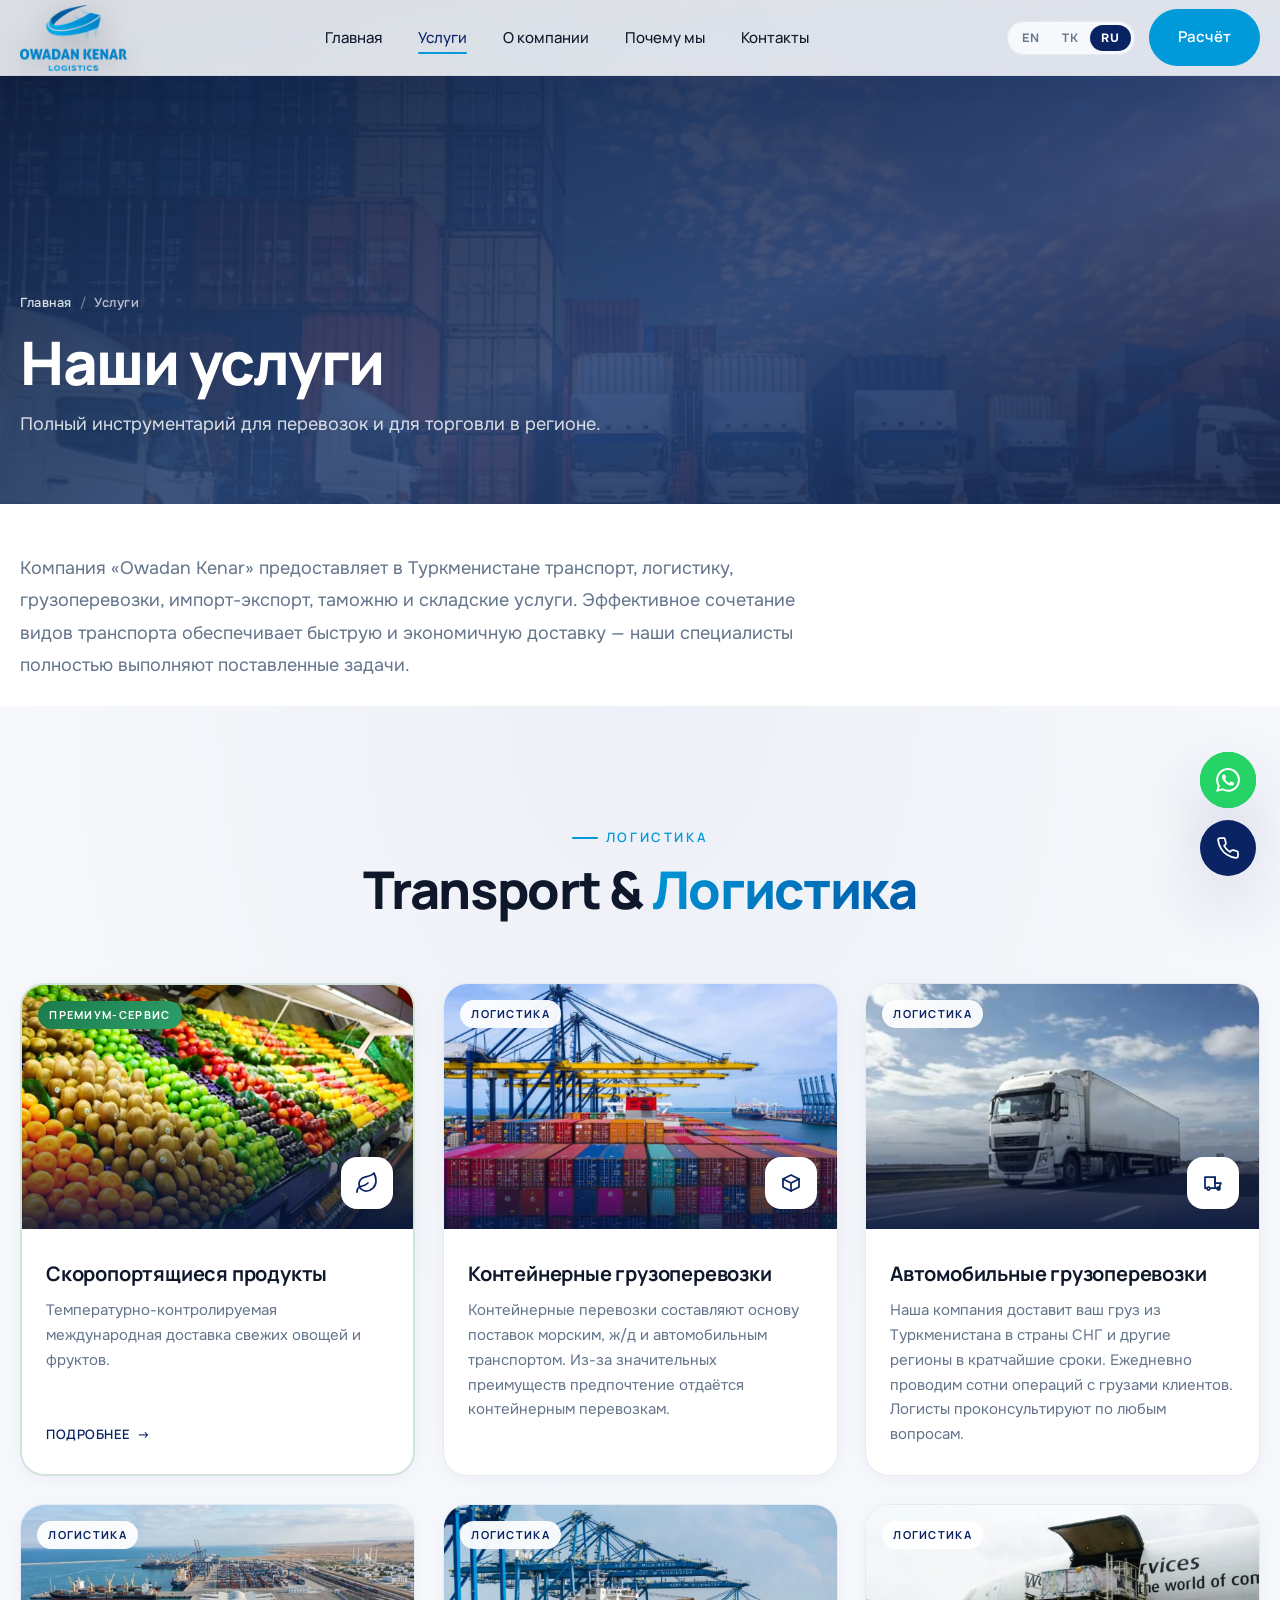
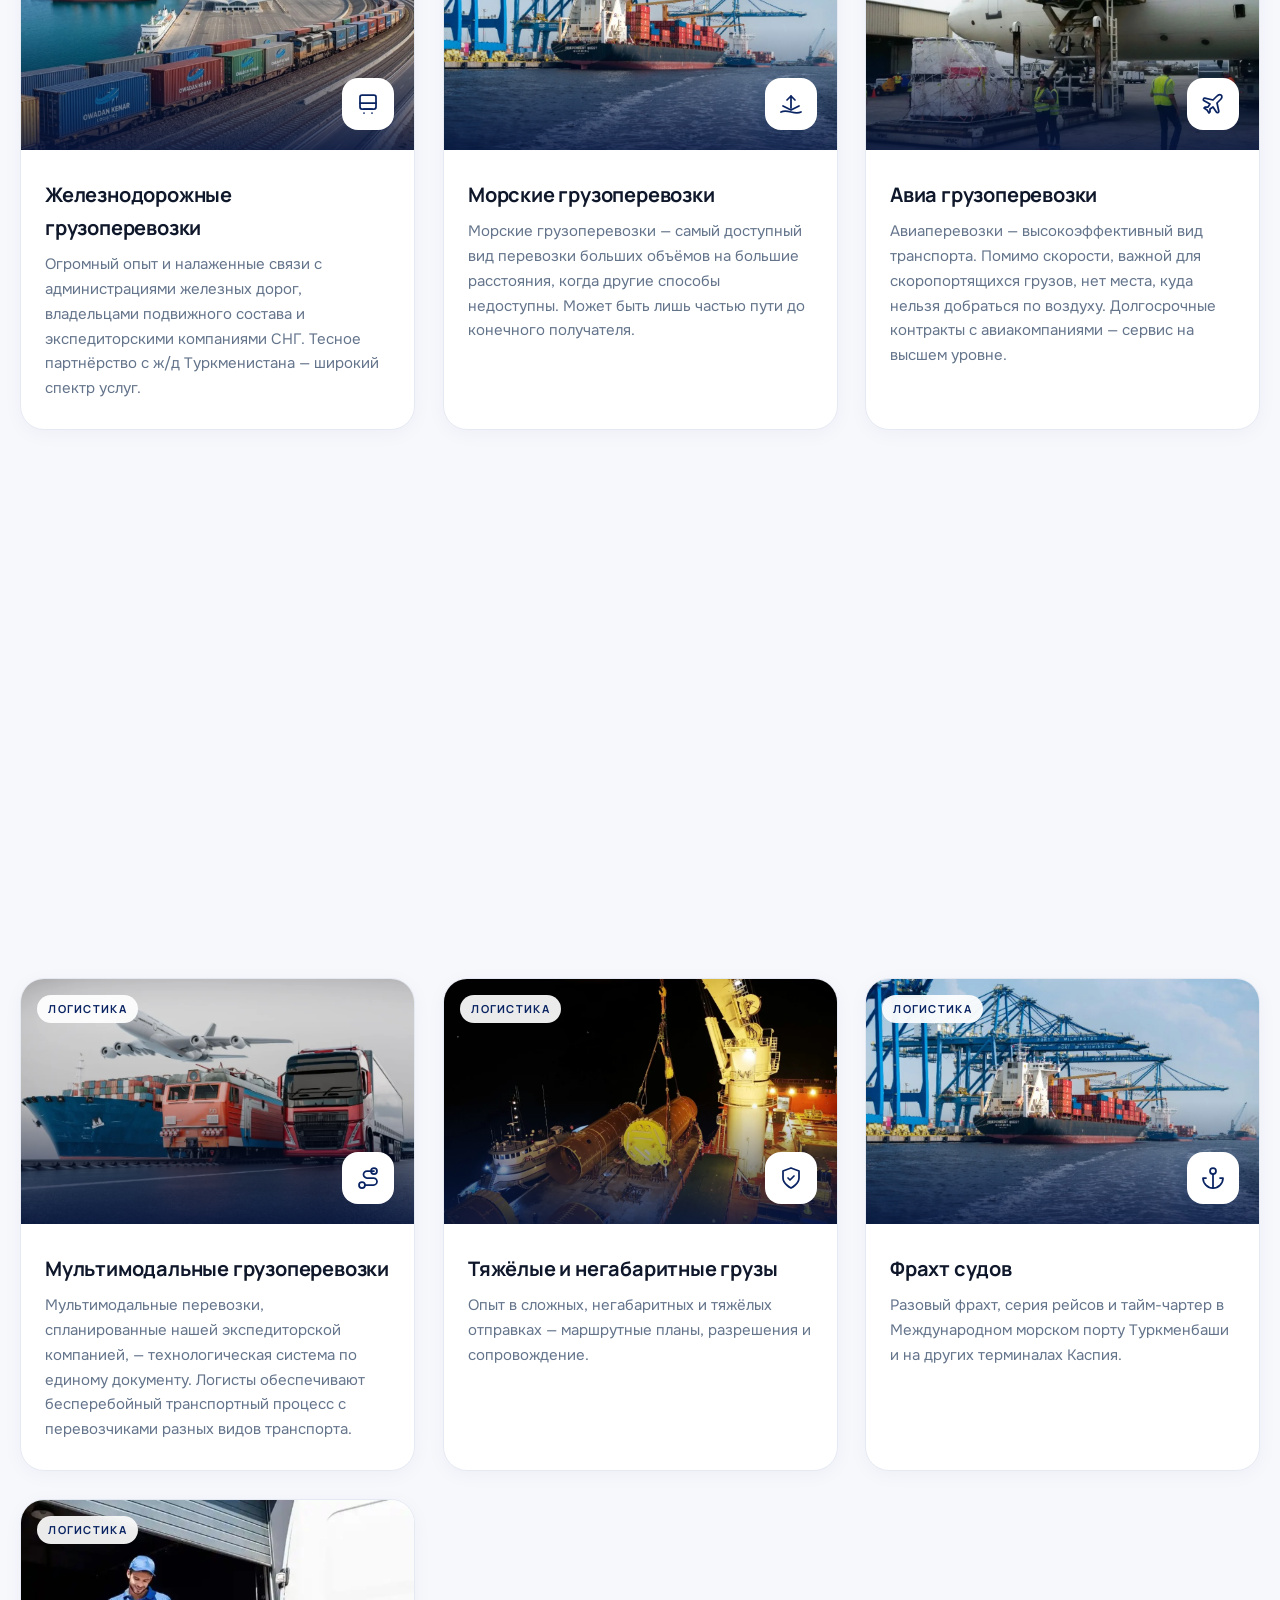
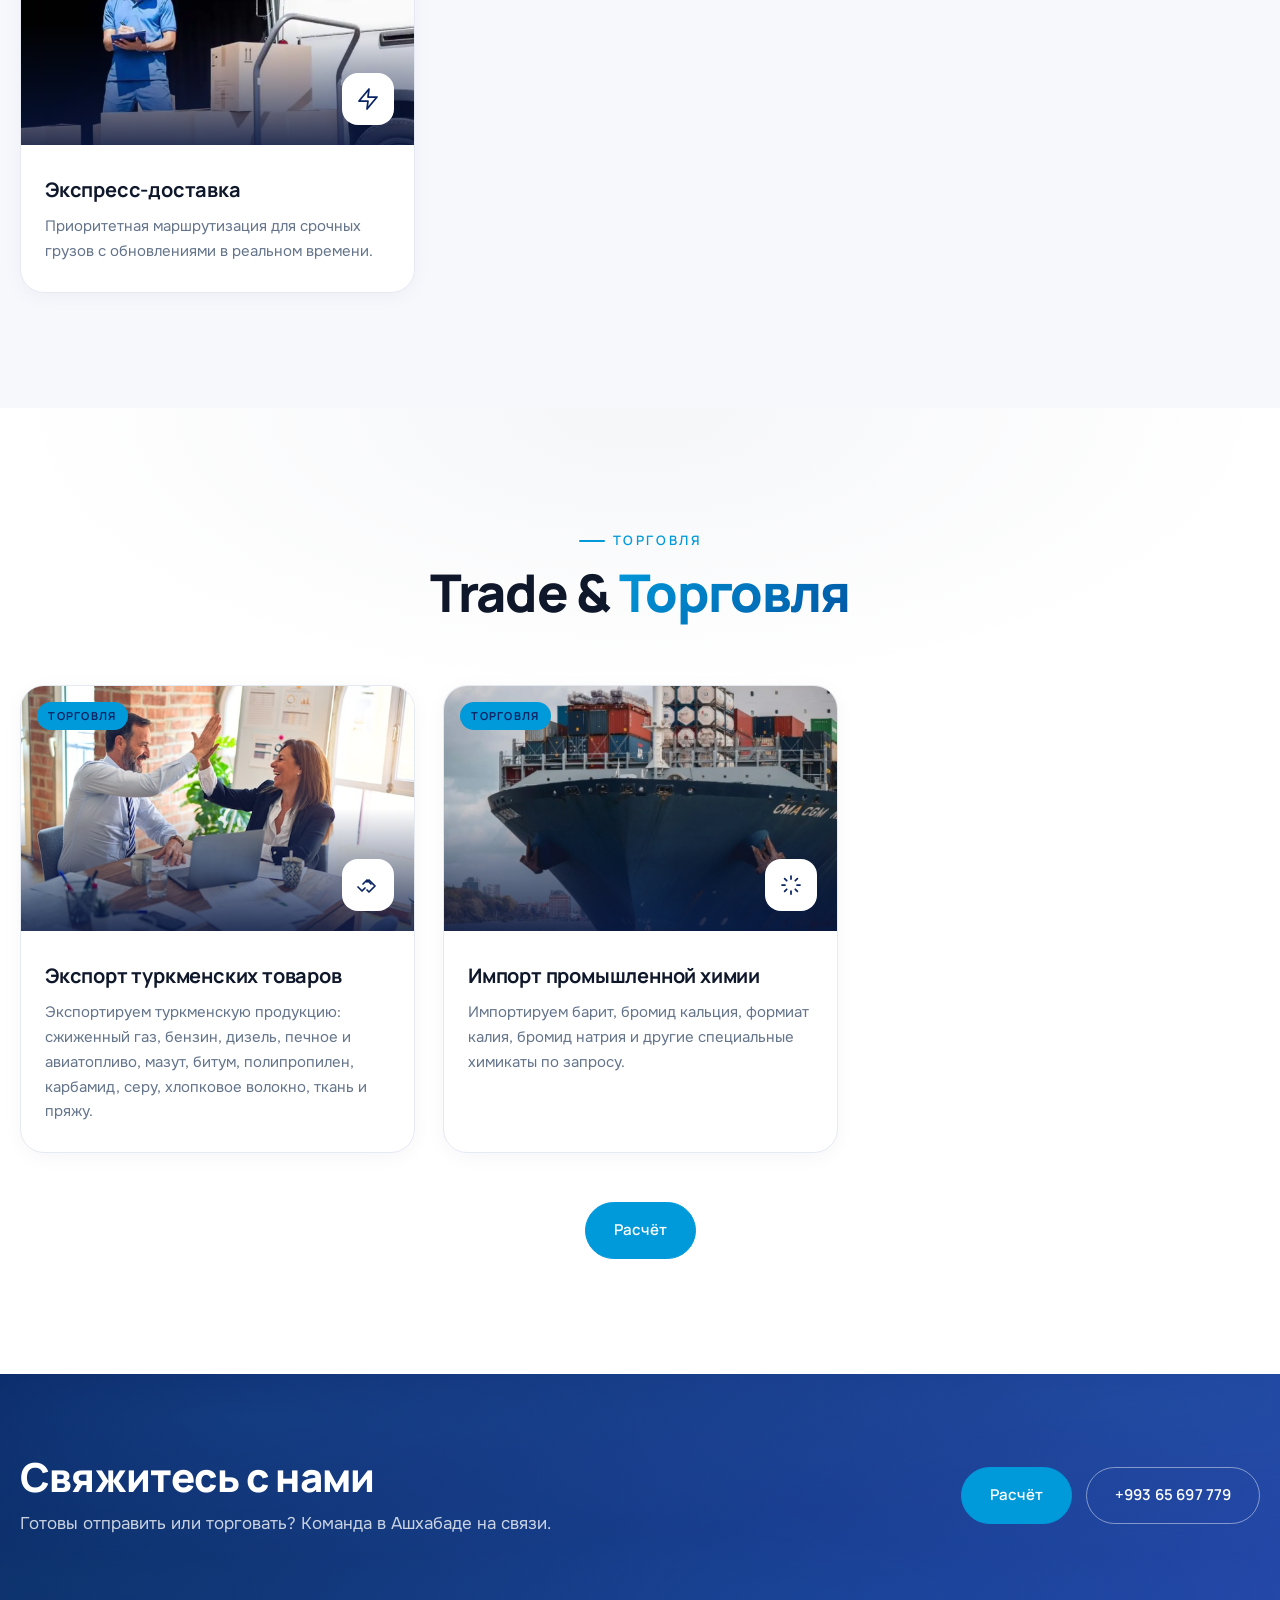
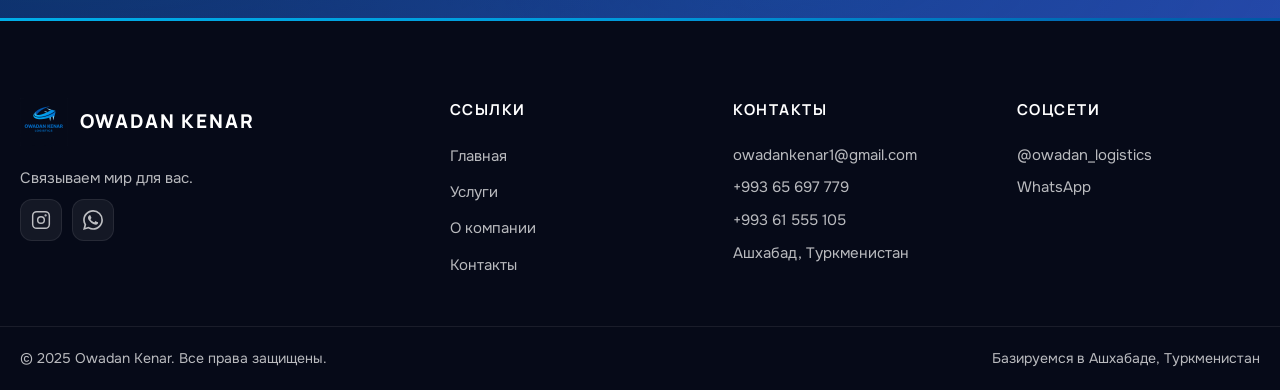
<file: services.html>
<!DOCTYPE html>
<html lang="ru">
<head>
  <meta charset="UTF-8">
  <meta name="viewport" content="width=device-width, initial-scale=1.0">
  <title>Services — Owadan Kenar Logistics &amp; Trading</title>
  <meta name="description" content="Container, road, rail, sea, air freight, hazardous cargo, customs, warehousing and trading services from Turkmenistan.">
  <meta name="theme-color" content="#0A2463">
  <link rel="icon" href="logo/owadan-logo.webp" type="image/webp">
  <link rel="preload" as="image" href="logo/owadan-logo-preloader.webp" type="image/webp" fetchpriority="high">
  <link rel="preload" href="style.css" as="style">
  <link rel="preconnect" href="https://fonts.googleapis.com">
  <link rel="preconnect" href="https://fonts.gstatic.com" crossorigin>
  <link rel="stylesheet" href="https://fonts.googleapis.com/css2?family=Manrope:wght@500;600;700;800&family=Onest:wght@400;500;600;700&display=swap">
  <style id="preloader-critical">html.is-loading body{overflow:hidden}.preloader{position:fixed;inset:0;z-index:99999;display:grid;place-items:center;background:#061640}</style>
  <link rel="stylesheet" href="style.css">
  <script>
    (function () { var l = localStorage.getItem('ok-lang') || 'ru'; document.documentElement.lang = l === 'tk' ? 'tk' : l; })();
  </script>
</head>
<body data-page="services">
  <svg id="ok-icon-sprite" xmlns="http://www.w3.org/2000/svg" style="display:none" aria-hidden="true">
  <symbol id="icon-truck" viewBox="0 0 24 24" fill="none" stroke="currentColor" stroke-width="1.75" stroke-linecap="round" stroke-linejoin="round">
    <path d="M10 17h4V6H4v11h1"/><path d="M14 17h4l2-5H14V6"/><circle cx="7.5" cy="17.5" r="1.5"/><circle cx="17.5" cy="17.5" r="1.5"/>
  </symbol>
  <symbol id="icon-globe" viewBox="0 0 24 24" fill="none" stroke="currentColor" stroke-width="1.75" stroke-linecap="round" stroke-linejoin="round">
    <circle cx="12" cy="12" r="10"/><path d="M2 12h20M12 2a15.3 15.3 0 014 10 15.3 15.3 0 01-4 10 15.3 15.3 0 01-4-10 15.3 15.3 0 014-10z"/>
  </symbol>
  <symbol id="icon-award" viewBox="0 0 24 24" fill="none" stroke="currentColor" stroke-width="1.75" stroke-linecap="round" stroke-linejoin="round">
    <circle cx="12" cy="8" r="6"/><path d="M8.21 13.89L7 22l5-3 5 3-1.21-8.11"/>
  </symbol>
  <symbol id="icon-package-check" viewBox="0 0 24 24" fill="none" stroke="currentColor" stroke-width="1.75" stroke-linecap="round" stroke-linejoin="round">
    <path d="M12 22s8-4 8-10V5l-8-3-8 3v7c0 6 8 10 8 10z"/><path d="M9 12l2 2 4-4"/>
  </symbol>
  <symbol id="icon-shield" viewBox="0 0 24 24" fill="none" stroke="currentColor" stroke-width="1.75" stroke-linecap="round" stroke-linejoin="round">
    <path d="M12 22s8-4 8-10V5l-8-3-8 3v7c0 6 8 10 8 10z"/>
  </symbol>
  <symbol id="icon-clock" viewBox="0 0 24 24" fill="none" stroke="currentColor" stroke-width="1.75" stroke-linecap="round" stroke-linejoin="round">
    <circle cx="12" cy="12" r="10"/><path d="M12 6v6l4 2"/>
  </symbol>
  <symbol id="icon-headset" viewBox="0 0 24 24" fill="none" stroke="currentColor" stroke-width="1.75" stroke-linecap="round" stroke-linejoin="round">
    <path d="M3 11v2a2 2 0 0 0 2 2h1"/><path d="M21 11v2a2 2 0 0 1-2 2h-1"/><path d="M7 11v4a5 5 0 0 0 10 0v-4"/>
  </symbol>
  <symbol id="icon-tag" viewBox="0 0 24 24" fill="none" stroke="currentColor" stroke-width="1.75" stroke-linecap="round" stroke-linejoin="round">
    <path d="M20.59 13.41l-7.17 7.17a2 2 0 01-2.83 0L2 12V2h10l8.59 8.59a2 2 0 010 2.82z"/><circle cx="7" cy="7" r="1.5"/>
  </symbol>
  <symbol id="icon-container" viewBox="0 0 24 24" fill="none" stroke="currentColor" stroke-width="1.75" stroke-linecap="round" stroke-linejoin="round">
    <path d="M4 8l8-4 8 4v8l-8 4-8-4V8z"/><path d="M4 8l8 4 8-4M12 12v8"/>
  </symbol>
  <symbol id="icon-train" viewBox="0 0 24 24" fill="none" stroke="currentColor" stroke-width="1.75" stroke-linecap="round" stroke-linejoin="round">
    <rect x="4" y="3" width="16" height="14" rx="2"/><path d="M4 11h16M8 21h.01M16 21h.01M8 17h8"/>
  </symbol>
  <symbol id="icon-ship" viewBox="0 0 24 24" fill="none" stroke="currentColor" stroke-width="1.75" stroke-linecap="round" stroke-linejoin="round">
    <path d="M2 20c2-1 6-1 10 0s8 1 10 0"/><path d="M12 4v12"/><path d="M8 8l4-4 4 4"/><path d="M4 14l8 4 8-4"/>
  </symbol>
  <symbol id="icon-plane" viewBox="0 0 24 24" fill="none" stroke="currentColor" stroke-width="1.75" stroke-linecap="round" stroke-linejoin="round">
    <path d="M17.8 19.2L16 11l3.5-3.5C21 6 21.5 4 20 3c-1-.5-3 0-4.5 1.5L12 8 3.8 6.2c-.5-.1-.9.1-1.1.5l-.3.5c-.2.5-.1 1 .3 1.3L9 12l-2 3H4l-1 1 3 2 2 3 1-1v-3l3-2 3.5 5.3c.3.4.8.5 1.3.3l.5-.2c.4-.3.6-.7.5-1.2z"/>
  </symbol>
  <symbol id="icon-hazard" viewBox="0 0 24 24" fill="none" stroke="currentColor" stroke-width="1.75" stroke-linecap="round" stroke-linejoin="round">
    <path d="M10.29 3.86L1.82 18a2 2 0 001.71 3h16.94a2 2 0 001.71-3L13.71 3.86a2 2 0 00-3.42 0z"/><path d="M12 9v4M12 17h.01"/>
  </symbol>
  <symbol id="icon-document" viewBox="0 0 24 24" fill="none" stroke="currentColor" stroke-width="1.75" stroke-linecap="round" stroke-linejoin="round">
    <path d="M14 2H6a2 2 0 00-2 2v16a2 2 0 002 2h12a2 2 0 002-2V8z"/><path d="M14 2v6h6M16 13H8M16 17H8M10 9H8"/>
  </symbol>
  <symbol id="icon-warehouse" viewBox="0 0 24 24" fill="none" stroke="currentColor" stroke-width="1.75" stroke-linecap="round" stroke-linejoin="round">
    <path d="M3 9l9-6 9 6v11a1 1 0 01-1 1H4a1 1 0 01-1-1V9z"/><path d="M9 22V12h6v10"/>
  </symbol>
  <symbol id="icon-route" viewBox="0 0 24 24" fill="none" stroke="currentColor" stroke-width="1.75" stroke-linecap="round" stroke-linejoin="round">
    <circle cx="6" cy="19" r="3"/><path d="M9 19h8.5a3.5 3.5 0 000-7H11a3.5 3.5 0 010-7H18"/><circle cx="18" cy="5" r="3"/>
  </symbol>
  <symbol id="icon-bolt" viewBox="0 0 24 24" fill="none" stroke="currentColor" stroke-width="1.75" stroke-linecap="round" stroke-linejoin="round">
    <path d="M13 2L3 14h9l-1 8 10-12h-9l1-8z"/>
  </symbol>
  <symbol id="icon-mail" viewBox="0 0 24 24" fill="none" stroke="currentColor" stroke-width="1.75" stroke-linecap="round" stroke-linejoin="round">
    <path d="M4 4h16c1.1 0 2 .9 2 2v12c0 1.1-.9 2-2 2H4c-1.1 0-2-.9-2-2V6c0-1.1.9-2 2-2z"/><path d="M22 6l-10 7L2 6"/>
  </symbol>
  <symbol id="icon-phone" viewBox="0 0 24 24" fill="none" stroke="currentColor" stroke-width="1.75" stroke-linecap="round" stroke-linejoin="round">
    <path d="M22 16.92v3a2 2 0 01-2.18 2 19.79 19.79 0 01-8.63-3.07 19.5 19.5 0 01-6-6 19.79 19.79 0 01-3.07-8.67A2 2 0 014.11 2h3a2 2 0 012 1.72c.127.96.361 1.903.7 2.81a2 2 0 01-.45 2.11L8.09 9.91a16 16 0 006 6l1.27-1.27a2 2 0 012.11-.45c.907.339 1.85.573 2.81.7A2 2 0 0122 16.92z"/>
  </symbol>
  <symbol id="icon-pin" viewBox="0 0 24 24" fill="none" stroke="currentColor" stroke-width="1.75" stroke-linecap="round" stroke-linejoin="round">
    <path d="M21 10c0 7-9 13-9 13s-9-6-9-13a9 9 0 1118 0z"/><circle cx="12" cy="10" r="3"/>
  </symbol>
  <symbol id="icon-link" viewBox="0 0 24 24" fill="none" stroke="currentColor" stroke-width="1.75" stroke-linecap="round" stroke-linejoin="round">
    <path d="M10 13a5 5 0 007.54.54l3-3a5 5 0 00-7.07-7.07l-1.72 1.71"/><path d="M14 11a5 5 0 00-7.54-.54l-3 3a5 5 0 007.07 7.07l1.71-1.71"/>
  </symbol>
  <symbol id="icon-instagram" viewBox="0 0 24 24" fill="none" stroke="currentColor" stroke-width="1.75" stroke-linecap="round" stroke-linejoin="round">
    <rect x="2" y="2" width="20" height="20" rx="5"/><circle cx="12" cy="12" r="4"/><circle cx="17.5" cy="6.5" r="0.5" fill="currentColor"/>
  </symbol>
  <symbol id="icon-arrow-right" viewBox="0 0 24 24" fill="none" stroke="currentColor" stroke-width="2" stroke-linecap="round" stroke-linejoin="round">
    <path d="M5 12h14M13 5l7 7-7 7"/>
  </symbol>
  <symbol id="icon-arrow-left" viewBox="0 0 24 24" fill="none" stroke="currentColor" stroke-width="2" stroke-linecap="round" stroke-linejoin="round">
    <path d="M19 12H5M11 19l-7-7 7-7"/>
  </symbol>
  <symbol id="icon-quote" viewBox="0 0 32 32" fill="currentColor">
    <path d="M9 18H5c0-4 2-7 6-9l1 2c-2 1-3 3-3 5h2c1 0 2 1 2 2v4c0 1-1 2-2 2H7c-1 0-2-1-2-2v-2c0-1 1-2 2-2h2zm14 0h-4c0-4 2-7 6-9l1 2c-2 1-3 3-3 5h2c1 0 2 1 2 2v4c0 1-1 2-2 2h-4c-1 0-2-1-2-2v-2c0-1 1-2 2-2h2z"/>
  </symbol>
  <symbol id="icon-whatsapp" viewBox="0 0 24 24" fill="currentColor">
    <path d="M17.472 14.382c-.297-.149-1.758-.867-2.03-.967-.273-.099-.471-.148-.67.15-.197.297-.767.966-.94 1.164-.173.199-.347.223-.644.075-.297-.15-1.255-.463-2.39-1.475-.883-.788-1.48-1.761-1.653-2.059-.173-.297-.018-.458.13-.606.134-.133.298-.347.446-.52.149-.174.198-.298.298-.497.099-.198.05-.371-.025-.52-.075-.149-.669-1.612-.916-2.207-.242-.579-.487-.5-.669-.51-.173-.008-.371-.01-.57-.01-.198 0-.52.074-.792.372-.272.297-1.04 1.016-1.04 2.479 0 1.462 1.065 2.875 1.213 3.074.149.198 2.096 3.2 5.077 4.487.709.306 1.262.489 1.694.625.712.227 1.36.195 1.871.118.571-.085 1.758-.719 2.006-1.413.248-.694.248-1.289.173-1.413-.074-.124-.272-.198-.57-.347m-5.421 7.403h-.004a9.87 9.87 0 01-5.031-1.378l-.361-.214-3.741.982.998-3.648-.235-.374a9.86 9.86 0 01-1.51-5.26c.001-5.45 4.436-9.884 9.888-9.884 2.64 0 5.122 1.03 6.988 2.898a9.825 9.825 0 012.893 6.994c-.003 5.45-4.435 9.884-9.885 9.884m8.413-18.297A11.815 11.815 0 0012.05 0C5.495 0 .16 5.335.157 11.892c0 2.096.547 4.142 1.588 5.945L.057 24l6.305-1.654a11.882 11.882 0 005.683 1.448h.005c6.554 0 11.89-5.335 11.893-11.893a11.821 11.821 0 00-3.48-8.413z"/>
  </symbol>
  <symbol id="icon-anchor" viewBox="0 0 24 24" fill="none" stroke="currentColor" stroke-width="1.75" stroke-linecap="round" stroke-linejoin="round">
    <circle cx="12" cy="5" r="3"/><path d="M12 22V8M5 12H2a10 10 0 0020 0h-3"/>
  </symbol>
  <symbol id="icon-handshake" viewBox="0 0 24 24" fill="none" stroke="currentColor" stroke-width="1.75" stroke-linecap="round" stroke-linejoin="round">
    <path d="M11 17l2 2 6-6-6-6-2 2"/><path d="M2 14l4 4 3-3M7 11l4-4 4 4"/>
  </symbol>
  <symbol id="icon-spark" viewBox="0 0 24 24" fill="none" stroke="currentColor" stroke-width="1.75" stroke-linecap="round" stroke-linejoin="round">
    <path d="M12 3v3M12 18v3M3 12h3M18 12h3M5.6 5.6l2.1 2.1M16.3 16.3l2.1 2.1M5.6 18.4l2.1-2.1M16.3 7.7l2.1-2.1"/>
  </symbol>
  <symbol id="icon-leaf" viewBox="0 0 24 24" fill="none" stroke="currentColor" stroke-width="1.75" stroke-linecap="round" stroke-linejoin="round">
    <path d="M11 20A7 7 0 019.8 6.1C15.5 5 17 4.48 19 2c1 2 2 4.18 2 8 0 5.5-4.78 10-10 10z"/><path d="M2 21c0-3 1.85-5.36 5.08-6C9.5 14.52 12 13 13 12"/>
  </symbol>
  <symbol id="icon-snowflake" viewBox="0 0 24 24" fill="none" stroke="currentColor" stroke-width="1.75" stroke-linecap="round" stroke-linejoin="round">
    <path d="M12 2v20M2 12h20M4.93 4.93l14.14 14.14M19.07 4.93L4.93 19.07"/>
  </symbol>
</svg>

  <div class="preloader" id="sitePreloader" aria-hidden="true">
    <div class="preloader__backdrop" aria-hidden="true"></div>
    <div class="preloader__inner">
      <div class="preloader__logo-wrap">
        <span class="preloader__ring" aria-hidden="true"></span>
        <img src="logo/owadan-logo-preloader.webp" alt="" class="preloader__logo" width="320" height="198" decoding="sync" fetchpriority="high">
      </div>
      <div class="preloader__bar" role="progressbar" aria-label="Loading" aria-valuemin="0" aria-valuemax="100" aria-valuenow="0">
        <span class="preloader__bar-fill"></span>
      </div>
    </div>
  </div>
  <script src="preloader.js"></script>
  <div class="scroll-progress" id="scrollProgress" aria-hidden="true"></div>

  <header class="header header--inner" id="header">
    <nav class="nav container" aria-label="Main navigation">
      <a href="index.html" class="nav__logo">
        <img src="logo/owadan-logo-full.webp" alt="Owadan Kenar Logistics" class="nav__logo-img" width="107" height="66">
      </a>
      <ul class="nav__links" id="navLinks">
        <li><a href="index.html" class="nav__link" data-i18n="nav.home">Home</a></li>
        <li><a href="services.html" class="nav__link active" data-i18n="nav.services">Services</a></li>
        <li><a href="about.html" class="nav__link" data-i18n="nav.about">About</a></li>
        <li><a href="index.html#why-us" class="nav__link" data-i18n="nav.whyUs">Why Us</a></li>
        <li><a href="contact.html" class="nav__link" data-i18n="nav.contact">Contact</a></li>
      </ul>
      <div class="nav__actions">
        <div class="lang-switcher" role="group" aria-label="Language">
          <button type="button" class="lang-btn" data-lang="en">EN</button>
          <button type="button" class="lang-btn" data-lang="tk">TK</button>
          <button type="button" class="lang-btn active" data-lang="ru">RU</button>
        </div>
        <a href="contact.html" class="btn btn--accent nav__cta" data-i18n="nav.getQuote">Get a Quote</a>
        <button type="button" class="nav__toggle" id="navToggle" aria-label="Open menu" aria-expanded="false">
          <span class="hamburger"></span>
        </button>
      </div>
    </nav>
  </header>

  <div class="nav-overlay" id="navOverlay" aria-hidden="true"></div>
  <aside class="nav-drawer" id="navDrawer" aria-label="Mobile menu">
    <ul class="nav-drawer__links">
      <li><a href="index.html" class="nav-drawer__link" data-i18n="nav.home">Home</a></li>
      <li><a href="services.html" class="nav-drawer__link active" data-i18n="nav.services">Services</a></li>
      <li><a href="about.html" class="nav-drawer__link" data-i18n="nav.about">About</a></li>
      <li><a href="index.html#why-us" class="nav-drawer__link" data-i18n="nav.whyUs">Why Us</a></li>
      <li><a href="contact.html" class="nav-drawer__link" data-i18n="nav.contact">Contact</a></li>
    </ul>
    <a href="contact.html" class="btn btn--accent nav-drawer__cta" data-i18n="nav.getQuote">Get a Quote</a>
    <div class="lang-switcher lang-switcher--drawer" role="group" aria-label="Language">
      <button type="button" class="lang-btn" data-lang="en">EN</button>
      <button type="button" class="lang-btn" data-lang="tk">TK</button>
      <button type="button" class="lang-btn active" data-lang="ru">RU</button>
    </div>
  </aside>

  <main>
    <section class="page-hero">
      <div class="page-hero__bg" style="background-image:url('images/services-hero-containers.png')"></div>
      <div class="page-hero__overlay"></div>
      <div class="container page-hero__content">
        <nav class="breadcrumb" aria-label="Breadcrumb">
          <a href="index.html" data-i18n="breadcrumb.home">Home</a>
          <span class="breadcrumb__sep">/</span>
          <span data-i18n="nav.services">Services</span>
        </nav>
        <h1 class="page-hero__title" data-i18n="services.pageTitle">Our services</h1>
        <p class="page-hero__subtitle" data-i18n="services.pageSubtitle">A full toolkit for moving cargo — and for trading goods across the region.</p>
      </div>
    </section>

    <section class="page-intro section--tight">
      <div class="container">
        <p class="page-intro__text reveal" data-i18n="services.intro">Owadan Kenar is ready to be your cargo partner.</p>
      </div>
    </section>

    <!-- ===== LOGISTICS SERVICES ===== -->
    <section class="services section" id="logistics">
      <div class="container">
        <header class="section__header reveal">
          <span class="eyebrow" data-i18n="services.catLogistics">Logistics</span>
          <h2 class="section__title">Transport &amp; <span class="accent" data-i18n="services.catLogistics">Logistics</span></h2>
        </header>
        <div class="services__grid">
          <article class="service-card service-card--premium reveal" id="service-perishable" style="--i:0" data-tilt="6">
            <a href="perishable.html" class="service-card__hit" data-i18n-aria="services.learnMore" aria-label="Learn more"></a>
            <div class="service-card__img-wrap">
              <img src="images/svc-perishable.webp" alt="" class="service-card__img" loading="lazy" width="1200" height="800">
              <div class="service-card__overlay"></div>
              <span class="service-card__cat service-card__cat--perish" data-i18n="perishable.badge">Premium Service</span>
              <span class="service-card__badge" aria-hidden="true"><svg class="icon"><use href="#icon-leaf"/></svg></span>
            </div>
            <div class="service-card__body">
              <h3 class="service-card__title" data-i18n="perishable.card.title">Perishable Products</h3>
              <p class="service-card__desc" data-i18n="perishable.card.desc">Temperature-controlled international delivery of fresh vegetables and fruits.</p>
              <span class="service-card__more" data-i18n="services.learnMore">Learn more</span>
            </div>
          </article>
          <article class="service-card reveal" id="service-container" style="--i:1" data-tilt="6">
            <div class="service-card__img-wrap">
              <img src="images/svc-container-terminal.webp" alt="" class="service-card__img" loading="lazy" width="1200" height="674">
              <div class="service-card__overlay"></div>
              <span class="service-card__cat" data-i18n="services.catLogistics">Logistics</span>
              <span class="service-card__badge" aria-hidden="true"><svg class="icon"><use href="#icon-container"/></svg></span>
            </div>
            <div class="service-card__body">
              <h3 class="service-card__title" data-i18n="services.container.title">Container transport</h3>
              <p class="service-card__desc" data-i18n="services.container.desc">Container shipping &amp; handling for import, export and transit cargo.</p>
            </div>
          </article>
          <article class="service-card reveal" id="service-road" style="--i:2" data-tilt="6">
            <div class="service-card__img-wrap">
              <img src="images/svc-road-freight.webp" alt="" class="service-card__img" loading="lazy" width="1200" height="655">
              <div class="service-card__overlay"></div>
              <span class="service-card__cat" data-i18n="services.catLogistics">Logistics</span>
              <span class="service-card__badge" aria-hidden="true"><svg class="icon"><use href="#icon-truck"/></svg></span>
            </div>
            <div class="service-card__body">
              <h3 class="service-card__title" data-i18n="services.road.title">Road freight</h3>
              <p class="service-card__desc" data-i18n="services.road.desc">Full-load and groupage trucking across Turkmenistan and Central Asia.</p>
            </div>
          </article>
          <article class="service-card reveal" id="service-rail" style="--i:3" data-tilt="6">
            <div class="service-card__img-wrap">
              <img src="images/svc-rail-freight.webp" alt="" class="service-card__img" loading="lazy" width="1200" height="740">
              <div class="service-card__overlay"></div>
              <span class="service-card__cat" data-i18n="services.catLogistics">Logistics</span>
              <span class="service-card__badge" aria-hidden="true"><svg class="icon"><use href="#icon-train"/></svg></span>
            </div>
            <div class="service-card__body">
              <h3 class="service-card__title" data-i18n="services.rail.title">Rail transport</h3>
              <p class="service-card__desc" data-i18n="services.rail.desc">Rail freight connecting Turkmenistan to CIS and European markets.</p>
            </div>
          </article>
          <article class="service-card reveal" id="service-sea" style="--i:4" data-tilt="6">
            <div class="service-card__img-wrap">
              <img src="images/svc-sea-freight.webp" alt="" class="service-card__img" loading="lazy" width="1200" height="675">
              <div class="service-card__overlay"></div>
              <span class="service-card__cat" data-i18n="services.catLogistics">Logistics</span>
              <span class="service-card__badge" aria-hidden="true"><svg class="icon"><use href="#icon-ship"/></svg></span>
            </div>
            <div class="service-card__body">
              <h3 class="service-card__title" data-i18n="services.sea.title">Sea freight</h3>
              <p class="service-card__desc" data-i18n="services.sea.desc">Maritime logistics for international import and export shipments.</p>
            </div>
          </article>
          <article class="service-card reveal" id="service-air" style="--i:5" data-tilt="6">
            <div class="service-card__img-wrap">
              <img src="images/svc-air.webp" alt="" class="service-card__img" loading="lazy" width="1200" height="1200">
              <div class="service-card__overlay"></div>
              <span class="service-card__cat" data-i18n="services.catLogistics">Logistics</span>
              <span class="service-card__badge" aria-hidden="true"><svg class="icon"><use href="#icon-plane"/></svg></span>
            </div>
            <div class="service-card__body">
              <h3 class="service-card__title" data-i18n="services.air.title">Air freight</h3>
              <p class="service-card__desc" data-i18n="services.air.desc">Fast air cargo solutions for time-sensitive and high-value goods.</p>
            </div>
          </article>
          <article class="service-card reveal" id="service-hazardous" style="--i:6" data-tilt="6">
            <div class="service-card__img-wrap">
              <img src="images/svc-hazardous-cargo.webp" alt="" class="service-card__img" loading="lazy" width="1200" height="2138">
              <div class="service-card__overlay"></div>
              <span class="service-card__cat" data-i18n="services.catLogistics">Logistics</span>
              <span class="service-card__badge" aria-hidden="true"><svg class="icon"><use href="#icon-hazard"/></svg></span>
            </div>
            <div class="service-card__body">
              <h3 class="service-card__title" data-i18n="services.hazardous.title">Hazardous cargo</h3>
              <p class="service-card__desc" data-i18n="services.hazardous.desc">Specialized transport of dangerous goods with full compliance.</p>
            </div>
          </article>
          <article class="service-card reveal" id="service-customs" style="--i:7" data-tilt="6">
            <div class="service-card__img-wrap">
              <img src="images/svc-customs.jpg" alt="" class="service-card__img" loading="lazy" width="600" height="375">
              <div class="service-card__overlay"></div>
              <span class="service-card__cat" data-i18n="services.catLogistics">Logistics</span>
              <span class="service-card__badge" aria-hidden="true"><svg class="icon"><use href="#icon-document"/></svg></span>
            </div>
            <div class="service-card__body">
              <h3 class="service-card__title" data-i18n="services.customs.title">Customs clearance</h3>
              <p class="service-card__desc" data-i18n="services.customs.desc">Expert customs brokerage and documentation at every border crossing.</p>
            </div>
          </article>
          <article class="service-card reveal" id="service-warehouse" style="--i:8" data-tilt="6">
            <div class="service-card__img-wrap">
              <img src="images/photo-1586528116311-ad8dd3c8310d.jpg" alt="" class="service-card__img" loading="lazy" width="600" height="375">
              <div class="service-card__overlay"></div>
              <span class="service-card__cat" data-i18n="services.catLogistics">Logistics</span>
              <span class="service-card__badge" aria-hidden="true"><svg class="icon"><use href="#icon-warehouse"/></svg></span>
            </div>
            <div class="service-card__body">
              <h3 class="service-card__title" data-i18n="services.warehouse.title">Warehousing</h3>
              <p class="service-card__desc" data-i18n="services.warehouse.desc">Secure short and long-term storage with inventory management.</p>
            </div>
          </article>
          <article class="service-card reveal" id="service-forwarding" style="--i:9" data-tilt="6">
            <div class="service-card__img-wrap">
              <img src="images/svc-multimodal.webp" alt="" class="service-card__img" loading="lazy" width="1200" height="651">
              <div class="service-card__overlay"></div>
              <span class="service-card__cat" data-i18n="services.catLogistics">Logistics</span>
              <span class="service-card__badge" aria-hidden="true"><svg class="icon"><use href="#icon-route"/></svg></span>
            </div>
            <div class="service-card__body">
              <h3 class="service-card__title" data-i18n="services.forwarding.title">Multimodal forwarding</h3>
              <p class="service-card__desc" data-i18n="services.forwarding.desc">International door-to-door forwarding with tracking and reporting.</p>
            </div>
          </article>
          <article class="service-card reveal" id="service-heavy" style="--i:10" data-tilt="6">
            <div class="service-card__img-wrap">
              <img src="images/svc-heavy-cargo.webp" alt="" class="service-card__img" loading="lazy" width="1200" height="900">
              <div class="service-card__overlay"></div>
              <span class="service-card__cat" data-i18n="services.catLogistics">Logistics</span>
              <span class="service-card__badge" aria-hidden="true"><svg class="icon"><use href="#icon-package-check"/></svg></span>
            </div>
            <div class="service-card__body">
              <h3 class="service-card__title" data-i18n="services.heavy.title">Heavy &amp; oversized cargo</h3>
              <p class="service-card__desc" data-i18n="services.heavy.desc">Project cargo specialists for complex, oversized and heavy lifts.</p>
            </div>
          </article>
          <article class="service-card reveal" id="service-charter" style="--i:11" data-tilt="6">
            <div class="service-card__img-wrap">
              <img src="images/svc-vessel-charter.webp" alt="" class="service-card__img" loading="lazy" width="1200" height="675">
              <div class="service-card__overlay"></div>
              <span class="service-card__cat" data-i18n="services.catLogistics">Logistics</span>
              <span class="service-card__badge" aria-hidden="true"><svg class="icon"><use href="#icon-anchor"/></svg></span>
            </div>
            <div class="service-card__body">
              <h3 class="service-card__title" data-i18n="services.charter.title">Vessel chartering</h3>
              <p class="service-card__desc" data-i18n="services.charter.desc">Single-voyage, repeat-voyage and time charters at Turkmenbashy port.</p>
            </div>
          </article>
          <article class="service-card reveal" id="service-express" style="--i:12" data-tilt="6">
            <div class="service-card__img-wrap">
              <img src="images/svc-express-delivery.webp" alt="" class="service-card__img" loading="lazy" width="1200" height="750">
              <div class="service-card__overlay"></div>
              <span class="service-card__cat" data-i18n="services.catLogistics">Logistics</span>
              <span class="service-card__badge" aria-hidden="true"><svg class="icon"><use href="#icon-bolt"/></svg></span>
            </div>
            <div class="service-card__body">
              <h3 class="service-card__title" data-i18n="services.express.title">Express delivery</h3>
              <p class="service-card__desc" data-i18n="services.express.desc">Time-critical deliveries with priority routing and real-time updates.</p>
            </div>
          </article>
        </div>
      </div>
    </section>

    <!-- ===== TRADING SERVICES ===== -->
    <section class="services section" id="trading" style="background:var(--white)">
      <div class="container">
        <header class="section__header reveal">
          <span class="eyebrow" data-i18n="services.catTrading">Trading</span>
          <h2 class="section__title">Trade &amp; <span class="accent" data-i18n="services.catTrading">Brokerage</span></h2>
        </header>
        <div class="services__grid">
          <article class="service-card reveal" id="service-trade-export" style="--i:0" data-tilt="6">
            <div class="service-card__img-wrap">
              <img src="images/photo-1600880292203-757bb62b4baf.jpg" alt="" class="service-card__img" loading="lazy" width="600" height="375">
              <div class="service-card__overlay"></div>
              <span class="service-card__cat service-card__cat--trading" data-i18n="services.catTrading">Trading</span>
              <span class="service-card__badge" aria-hidden="true"><svg class="icon"><use href="#icon-handshake"/></svg></span>
            </div>
            <div class="service-card__body">
              <h3 class="service-card__title" data-i18n="services.tradeExport.title">Export of Turkmen goods</h3>
              <p class="service-card__desc" data-i18n="services.tradeExport.desc">Petrochemicals, polypropylene, carbamide, technical sulphur, cotton fibre and textiles.</p>
            </div>
          </article>
          <article class="service-card reveal" id="service-trade-import" style="--i:1" data-tilt="6">
            <div class="service-card__img-wrap">
              <img src="images/svc-hazardous-cargo.webp" alt="" class="service-card__img" loading="lazy" width="1200" height="2138">
              <div class="service-card__overlay"></div>
              <span class="service-card__cat service-card__cat--trading" data-i18n="services.catTrading">Trading</span>
              <span class="service-card__badge" aria-hidden="true"><svg class="icon"><use href="#icon-spark"/></svg></span>
            </div>
            <div class="service-card__body">
              <h3 class="service-card__title" data-i18n="services.tradeImport.title">Import of industrial chemicals</h3>
              <p class="service-card__desc" data-i18n="services.tradeImport.desc">Barite, calcium bromide, potassium formate, sodium bromide and specialty chemicals.</p>
            </div>
          </article>
        </div>
        <div class="page-cta reveal">
          <a href="contact.html" class="btn btn--accent" data-i18n="nav.getQuote">Get a quote</a>
        </div>
      </div>
    </section>

    <!-- ===== CTA BAND ===== -->
    <section class="cta-band" id="cta-band">
      <div class="container cta-band__inner reveal">
        <div>
          <h2 class="cta-band__title" data-i18n="contact.title">Get in touch</h2>
          <p class="cta-band__text" data-i18n="contact.subtitle">Ready to ship or trade? Our team in Ashgabat is on hand.</p>
        </div>
        <div class="cta-band__actions">
          <a href="contact.html" class="btn btn--gold" data-i18n="nav.getQuote">Get a quote</a>
          <a href="tel:+99365697779" class="btn btn--outline">+993 65 697 779</a>
        </div>
      </div>
    </section>
  </main>

  <footer class="footer">
    <div class="container footer__grid">
      <div class="footer__col">
        <a href="index.html" class="footer__logo">
          <img src="logo/owadan-logo.webp" alt="Owadan Kenar" width="48" height="48">
          <span>OWADAN KENAR</span>
        </a>
        <p class="footer__tagline" data-i18n="footer.tagline">Связываем мир для вас.</p>
        <div class="footer__social">
          <a href="https://instagram.com/owadan_logistics" class="social-link" aria-label="Instagram" target="_blank" rel="noopener noreferrer">
            <svg width="20" height="20" aria-hidden="true"><use href="#icon-instagram"/></svg>
          </a>
          <a href="https://wa.me/99365697779" class="social-link" aria-label="WhatsApp" target="_blank" rel="noopener noreferrer">
            <svg width="20" height="20" aria-hidden="true"><use href="#icon-whatsapp"/></svg>
          </a>
        </div>
      </div>
      <nav class="footer__col" aria-label="Footer navigation">
        <h4 data-i18n="footer.quickLinks">Quick links</h4>
        <ul>
          <li><a href="index.html" data-i18n="nav.home">Home</a></li>
          <li><a href="services.html" data-i18n="nav.services">Services</a></li>
          <li><a href="about.html" data-i18n="nav.about">About</a></li>
          <li><a href="contact.html" data-i18n="nav.contact">Contact</a></li>
        </ul>
      </nav>
      <div class="footer__col">
        <h4 data-i18n="footer.contact">Contact</h4>
        <p><a href="mailto:owadankenar1@gmail.com">owadankenar1@gmail.com</a></p>
        <p><a href="tel:+99365697779">+993 65 697 779</a></p>
        <p><a href="tel:+99361555105">+993 61 555 105</a></p>
        <p data-i18n="contact.map">Ashgabat, Turkmenistan</p>
      </div>
      <div class="footer__col">
        <h4 data-i18n="footer.followUs">Follow us</h4>
        <p><a href="https://instagram.com/owadan_logistics" target="_blank" rel="noopener noreferrer">@owadan_logistics</a></p>
        <p><a href="https://wa.me/99365697779" target="_blank" rel="noopener noreferrer">WhatsApp</a></p>
      </div>
    </div>
    <div class="footer__bar">
      <div class="container footer__bar-inner">
        <p data-i18n="footer.rights">© 2025 Owadan Kenar.</p>
        <p data-i18n="footer.builtIn">Based in Ashgabat, Turkmenistan</p>
      </div>
    </div>
  </footer>

  <div class="fab-stack" aria-label="Quick contact">
    <a href="https://wa.me/99365697779" class="fab fab--whatsapp" aria-label="WhatsApp" target="_blank" rel="noopener noreferrer">
      <svg aria-hidden="true"><use href="#icon-whatsapp"/></svg>
      <span class="fab__label" data-i18n="fab.whatsapp">WhatsApp</span>
    </a>
    <a href="tel:+99365697779" class="fab fab--call" aria-label="Call us">
      <svg aria-hidden="true"><use href="#icon-phone"/></svg>
      <span class="fab__label" data-i18n="fab.call">Call</span>
    </a>
  </div>

  <script src="i18n.js" defer></script>
  <script src="app.js" defer></script>
  <script src="script.js" defer></script>
</body>
</html>
</file>
<file: style.css>
/* ==========================================================================
   Owadan Kenar — Professional Logistics & Trading
   Modern animated, glassmorphism, scroll-aware design system
   ========================================================================== */

/* ---------- Design tokens ---------- */
:root {
  --primary: #0A2463;
  --primary-700: #081d52;
  --primary-800: #061640;
  --primary-900: #03102e;
  --indigo: #2547a8;
  --accent: #0099DA;
  --accent-700: #0056A4;
  --gold: #38bdf8;
  --gold-soft: #7dd3fc;
  --emerald: #10b981;
  --cyan: #38bdf8;
  --light: #F6F8FC;
  --light-2: #eef2f9;
  --dark: #060a18;
  --white: #ffffff;
  --text: #0f172a;
  --muted: #64748b;
  --muted-2: #94a3b8;
  --border: #e5e9f2;
  --radius: 16px;
  --radius-sm: 10px;
  --radius-lg: 24px;
  --radius-xl: 32px;
  --shadow-sm: 0 2px 10px rgba(10, 36, 99, 0.06);
  --shadow-md: 0 16px 40px rgba(10, 36, 99, 0.12);
  --shadow-lg: 0 28px 70px rgba(10, 36, 99, 0.20);
  --shadow-xl: 0 40px 100px rgba(6, 22, 64, 0.30);
  --ring: 0 0 0 6px rgba(56, 189, 248, 0.22);
  --gradient-primary: linear-gradient(135deg, #0a2463 0%, #1e3a8a 40%, #1e40af 100%);
  --gradient-accent: linear-gradient(135deg, #00aee8 0%, #0099DA 50%, #0056A4 100%);
  --gradient-mesh: radial-gradient(at 20% 18%, rgba(56, 189, 248, 0.30) 0px, transparent 50%),
                   radial-gradient(at 88% 12%, rgba(56, 189, 248, 0.22) 0px, transparent 50%),
                   radial-gradient(at 65% 90%, rgba(0, 153, 218, 0.20) 0px, transparent 50%),
                   radial-gradient(at 5% 85%, rgba(16, 185, 129, 0.20) 0px, transparent 50%);
  --easing: cubic-bezier(0.22, 1, 0.36, 1);
  --easing-bounce: cubic-bezier(0.34, 1.56, 0.64, 1);
  --transition: 0.35s var(--easing);
  --transition-fast: 0.2s var(--easing);
  --container: 1240px;
  --header-h: 76px;
  --font-display: 'Manrope', system-ui, -apple-system, sans-serif;
  --font-body: 'Onest', system-ui, -apple-system, sans-serif;
}

/* ---------- Reset & base ---------- */
*,
*::before,
*::after {
  box-sizing: border-box;
  margin: 0;
  padding: 0;
}

html {
  scroll-behavior: smooth;
  -webkit-text-size-adjust: 100%;
  scroll-padding-top: var(--header-h);
}

body {
  font-family: var(--font-body);
  font-size: 1rem;
  line-height: 1.65;
  color: var(--text);
  background: var(--white);
  overflow-x: hidden;
  -webkit-font-smoothing: antialiased;
  -moz-osx-font-smoothing: grayscale;
}

img {
  max-width: 100%;
  height: auto;
  display: block;
}

a {
  color: inherit;
  text-decoration: none;
  transition: color var(--transition), opacity var(--transition);
}

ul {
  list-style: none;
}

button {
  font-family: inherit;
  cursor: pointer;
  border: none;
  background: none;
  color: inherit;
}

:focus-visible {
  outline: 3px solid var(--accent);
  outline-offset: 3px;
  border-radius: 4px;
}

::selection {
  background: var(--primary);
  color: var(--white);
}

.container {
  width: min(100% - 2rem, var(--container));
  margin-inline: auto;
}

.section {
  padding-block: clamp(4.5rem, 9vw, 7.5rem);
  position: relative;
}

.section--tight {
  padding-block: clamp(3rem, 6vw, 4.5rem);
}

.section__header {
  text-align: center;
  margin-bottom: clamp(2.5rem, 5vw, 4rem);
  position: relative;
  max-width: 52rem;
  margin-inline: auto;
}

.routes__copy {
  text-align: left;
}

.routes__copy .section__title,
.routes__copy .section__subtitle {
  margin-inline: 0;
  max-width: 36rem;
}

.eyebrow {
  display: inline-flex;
  align-items: center;
  gap: 0.5rem;
  font-family: var(--font-display);
  font-weight: 600;
  font-size: 0.8125rem;
  letter-spacing: 0.2em;
  text-transform: uppercase;
  color: var(--accent);
  margin-bottom: 0.875rem;
}

.eyebrow::before {
  content: '';
  width: 26px;
  height: 2px;
  background: var(--accent);
  border-radius: 2px;
}

.eyebrow--light {
  color: rgba(255, 255, 255, 0.72);
}

.eyebrow--light::before {
  background: var(--accent);
}

.section__title {
  font-family: var(--font-display);
  font-weight: 800;
  font-size: clamp(2rem, 4.6vw, 3.25rem);
  letter-spacing: -0.025em;
  color: var(--text);
  line-height: 1.08;
}

.section__title--light {
  color: var(--white);
}

.section__title .accent {
  background: linear-gradient(135deg, var(--accent) 0%, var(--accent-700) 100%);
  -webkit-background-clip: text;
  background-clip: text;
  color: transparent;
}

.section__subtitle {
  margin-top: 1rem;
  font-size: clamp(1rem, 2vw, 1.125rem);
  color: var(--muted);
  max-width: 640px;
  margin-inline: auto;
  line-height: 1.7;
}

.section__subtitle--light {
  color: rgba(255, 255, 255, 0.78);
}

/* ---------- Buttons ---------- */
.btn {
  --btn-bg: var(--primary);
  --btn-fg: var(--white);
  --btn-border: var(--primary);
  display: inline-flex;
  align-items: center;
  justify-content: center;
  gap: 0.625rem;
  padding: 0.95rem 1.75rem;
  font-family: var(--font-display);
  font-weight: 600;
  font-size: 0.9375rem;
  letter-spacing: 0.01em;
  border-radius: 999px;
  border: 1.5px solid var(--btn-border);
  background: var(--btn-bg);
  color: var(--btn-fg);
  position: relative;
  overflow: hidden;
  isolation: isolate;
  transition: transform var(--transition-fast), box-shadow var(--transition), background var(--transition), color var(--transition), border-color var(--transition);
  will-change: transform;
}

.btn::before {
  content: '';
  position: absolute;
  inset: 0;
  background: var(--gradient-accent);
  opacity: 0;
  transition: opacity var(--transition);
  z-index: -1;
}

.btn:hover {
  transform: translateY(-2px);
  box-shadow: 0 16px 30px rgba(10, 36, 99, 0.20);
}

.btn--primary {
  --btn-bg: var(--primary);
  --btn-fg: var(--white);
  --btn-border: var(--primary);
}

.btn--primary:hover {
  --btn-bg: var(--primary-800);
  --btn-border: var(--primary-800);
}

.btn--accent {
  --btn-bg: var(--accent);
  --btn-fg: var(--white);
  --btn-border: var(--accent);
}

.btn--accent:hover {
  --btn-bg: var(--accent-700);
  --btn-border: var(--accent-700);
  box-shadow: 0 16px 30px rgba(0, 153, 218, 0.35);
}

.btn--gold {
  --btn-bg: var(--accent);
  --btn-fg: var(--white);
  --btn-border: var(--accent);
}

.btn--gold:hover {
  --btn-bg: var(--accent-700);
  --btn-border: var(--accent-700);
}

.btn--outline {
  --btn-bg: transparent;
  --btn-fg: var(--white);
  --btn-border: rgba(255, 255, 255, 0.45);
}

.btn--outline:hover {
  --btn-bg: rgba(255, 255, 255, 0.12);
  --btn-border: var(--white);
}

.btn--ghost {
  --btn-bg: transparent;
  --btn-fg: var(--primary);
  --btn-border: var(--primary);
}

.btn--ghost:hover {
  --btn-bg: var(--primary);
  --btn-fg: var(--white);
}

.btn--full {
  width: 100%;
}

.btn--lg {
  padding: 1.1rem 2.25rem;
  font-size: 1rem;
}

.btn .btn__arrow {
  display: inline-flex;
  width: 18px;
  height: 18px;
  transition: transform var(--transition);
}

.btn:hover .btn__arrow {
  transform: translateX(4px);
}

/* ---------- Scroll progress bar ---------- */
.scroll-progress {
  position: fixed;
  top: 0;
  left: 0;
  height: 3px;
  width: 0;
  background: linear-gradient(90deg, var(--accent-700) 0%, var(--accent) 55%, var(--cyan) 100%);
  z-index: 1100;
  transition: width 0.08s linear;
  box-shadow: 0 0 12px rgba(56, 189, 248, 0.5);
}

/* ---------- Reveal animations ---------- */
html:not(.js) .reveal,
html:not(.js) .reveal-left,
html:not(.js) .reveal-right,
html:not(.js) .reveal-scale,
html:not(.js) .split-text .split-word__inner {
  opacity: 1;
  transform: none;
}

.reveal {
  opacity: 0;
  transform: translateY(36px);
  transition: opacity 0.9s var(--easing), transform 0.9s var(--easing);
  transition-delay: calc(var(--i, 0) * 0.08s);
}

.reveal.is-visible {
  opacity: 1;
  transform: translateY(0);
}

.reveal-left {
  opacity: 0;
  transform: translateX(-36px);
  transition: opacity 0.9s var(--easing), transform 0.9s var(--easing);
  transition-delay: calc(var(--i, 0) * 0.08s);
}

.reveal-left.is-visible {
  opacity: 1;
  transform: translateX(0);
}

.reveal-right {
  opacity: 0;
  transform: translateX(36px);
  transition: opacity 0.9s var(--easing), transform 0.9s var(--easing);
  transition-delay: calc(var(--i, 0) * 0.08s);
}

.reveal-right.is-visible {
  opacity: 1;
  transform: translateX(0);
}

.reveal-scale {
  opacity: 0;
  transform: scale(0.92);
  transition: opacity 0.8s var(--easing), transform 0.8s var(--easing-bounce);
  transition-delay: calc(var(--i, 0) * 0.08s);
}

.reveal-scale.is-visible {
  opacity: 1;
  transform: scale(1);
}

/* Split text - each char/word animates */
.split-word {
  display: inline-block;
  overflow: hidden;
}

.split-word__inner {
  display: inline-block;
  transform: translateY(110%);
  transition: transform 0.9s var(--easing);
  transition-delay: calc(var(--i, 0) * 0.05s);
}

.split-text.is-visible .split-word__inner {
  transform: translateY(0);
}

/* ============================================================
   NAVIGATION
   ============================================================ */
.header {
  position: fixed;
  top: 0;
  left: 0;
  right: 0;
  z-index: 1000;
  height: var(--header-h);
  transition: background var(--transition), box-shadow var(--transition), backdrop-filter var(--transition);
}

.nav {
  display: flex;
  align-items: center;
  justify-content: space-between;
  height: var(--header-h);
  gap: 1.5rem;
}

.nav__logo {
  display: flex;
  align-items: center;
  flex-shrink: 0;
}

.nav__logo-img {
  height: 66px;
  width: auto;
  object-fit: contain;
  filter: drop-shadow(0 4px 14px rgba(0, 0, 0, 0.28));
  transition: transform 0.55s var(--easing-bounce), filter var(--transition);
}

.nav__logo:hover .nav__logo-img {
  transform: scale(1.05);
  filter: drop-shadow(0 6px 18px rgba(56, 189, 248, 0.35));
}

.nav__links {
  display: flex;
  align-items: center;
  gap: 2.25rem;
}

.nav__link {
  font-family: var(--font-display);
  font-size: 0.9375rem;
  font-weight: 500;
  color: rgba(255, 255, 255, 0.92);
  position: relative;
  padding: 6px 0;
  transition: color var(--transition);
}

.nav__link::after {
  content: '';
  position: absolute;
  bottom: 0;
  left: 0;
  width: 0;
  height: 2px;
  background: var(--accent);
  border-radius: 2px;
  transition: width var(--transition);
}

.nav__link:hover::after,
.nav__link.active::after {
  width: 100%;
}

.nav__link.active {
  color: var(--white);
}

.header.scrolled .nav__link {
  color: var(--text);
}

.header.scrolled .nav__link.active {
  color: var(--primary);
}

.header.scrolled .nav__link:hover {
  color: var(--accent);
}

.nav__actions {
  display: flex;
  align-items: center;
  gap: 0.875rem;
}

.lang-switcher {
  display: inline-flex;
  align-items: center;
  gap: 0;
  background: rgba(255, 255, 255, 0.12);
  border: 1px solid rgba(255, 255, 255, 0.18);
  border-radius: 999px;
  padding: 3px;
  backdrop-filter: blur(10px);
  -webkit-backdrop-filter: blur(10px);
}

.lang-btn {
  padding: 5px 11px;
  font-size: 0.75rem;
  font-weight: 600;
  letter-spacing: 0.08em;
  border-radius: 999px;
  color: rgba(255, 255, 255, 0.75);
  transition: background var(--transition-fast), color var(--transition-fast);
}

.lang-btn:hover {
  color: var(--white);
}

.lang-btn.active {
  background: var(--accent);
  color: var(--white);
  font-weight: 700;
}

.lang-divider {
  display: none;
}

.header.scrolled .lang-switcher {
  background: var(--light);
  border-color: var(--border);
}

.header.scrolled .lang-btn {
  color: var(--muted);
}

.header.scrolled .lang-btn.active {
  background: var(--primary);
  color: var(--white);
}

.nav__cta {
  display: none;
}

@media (min-width: 1025px) {
  .nav__cta {
    display: inline-flex;
  }
}

.nav__toggle {
  display: none;
  width: 44px;
  height: 44px;
  align-items: center;
  justify-content: center;
  z-index: 1002;
}

.hamburger,
.hamburger::before,
.hamburger::after {
  display: block;
  width: 24px;
  height: 2px;
  background: var(--white);
  border-radius: 2px;
  transition: transform var(--transition), background var(--transition), top var(--transition);
}

.hamburger {
  position: relative;
}

.hamburger::before,
.hamburger::after {
  content: '';
  position: absolute;
  left: 0;
}

.hamburger::before {
  top: -7px;
}

.hamburger::after {
  top: 7px;
}

.header.scrolled .hamburger,
.header.scrolled .hamburger::before,
.header.scrolled .hamburger::after {
  background: var(--primary);
}

.nav__toggle.is-open .hamburger {
  background: transparent;
}

.nav__toggle.is-open .hamburger::before {
  top: 0;
  transform: rotate(45deg);
  background: var(--white);
}

.nav__toggle.is-open .hamburger::after {
  top: 0;
  transform: rotate(-45deg);
  background: var(--white);
}

.header.scrolled {
  background: rgba(255, 255, 255, 0.85);
  backdrop-filter: blur(16px) saturate(1.4);
  -webkit-backdrop-filter: blur(16px) saturate(1.4);
  box-shadow: 0 4px 30px rgba(10, 36, 99, 0.06);
  border-bottom: 1px solid rgba(10, 36, 99, 0.05);
}

/* Mobile drawer */
.nav-overlay {
  position: fixed;
  inset: 0;
  background: rgba(6, 10, 24, 0.55);
  backdrop-filter: blur(10px);
  -webkit-backdrop-filter: blur(10px);
  z-index: 1001;
  opacity: 0;
  visibility: hidden;
  transition: opacity var(--transition), visibility var(--transition);
}

.nav-overlay.is-open {
  opacity: 1;
  visibility: visible;
}

.nav-drawer {
  position: fixed;
  top: 0;
  right: 0;
  width: min(340px, 90vw);
  height: 100vh;
  background: linear-gradient(160deg, var(--primary-900) 0%, var(--primary) 100%);
  z-index: 1002;
  padding: calc(var(--header-h) + 2rem) 2rem 2rem;
  transform: translateX(100%);
  transition: transform 0.45s var(--easing);
  display: flex;
  flex-direction: column;
  gap: 2rem;
  overflow-y: auto;
}

.nav-drawer.is-open {
  transform: translateX(0);
}

.nav-drawer__links {
  display: flex;
  flex-direction: column;
  gap: 0.25rem;
}

.nav-drawer__link {
  font-family: var(--font-display);
  font-size: 1.5rem;
  font-weight: 600;
  color: var(--white);
  padding: 0.5rem 0;
  position: relative;
  transition: color var(--transition), padding var(--transition);
}

.nav-drawer__link:hover,
.nav-drawer__link.active {
  color: var(--cyan);
  padding-left: 0.75rem;
}

.nav-drawer__link::before {
  content: '';
  position: absolute;
  left: 0;
  top: 50%;
  width: 0;
  height: 2px;
  background: var(--accent);
  border-radius: 2px;
  transform: translateY(-50%);
  transition: width var(--transition);
}

.nav-drawer__link:hover::before,
.nav-drawer__link.active::before {
  width: 0.5rem;
}

.nav-drawer__cta {
  align-self: flex-start;
}

.lang-switcher--drawer {
  background: rgba(255, 255, 255, 0.08);
}

/* ============================================================
   HERO
   ============================================================ */
.hero {
  position: relative;
  min-height: 100vh;
  display: flex;
  align-items: center;
  overflow: hidden;
  background: radial-gradient(130% 110% at 50% -10%, #0b3aa5 0%, #072566 38%, #04123a 72%, #020b24 100%);
  isolation: isolate;
}

.hero__bg {
  position: absolute;
  inset: 0;
  background-image: url('images/photo-1601584115197-04ecc0da31d7.jpg');
  background-size: cover;
  background-position: center;
  opacity: 0.30;
  filter: saturate(0.8) brightness(0.9) contrast(1.08);
  transform: scale(1.08);
  animation: hero-bg-zoom 22s var(--easing) both;
  z-index: 0;
}

@keyframes hero-bg-zoom {
  from { transform: scale(1.16); }
  to { transform: scale(1.06); }
}

.hero__overlay {
  position: absolute;
  inset: 0;
  background: linear-gradient(
    165deg,
    rgba(2, 10, 32, 0.92) 0%,
    rgba(7, 34, 96, 0.68) 45%,
    rgba(3, 14, 44, 0.94) 100%
  );
  z-index: 1;
}

/* Aurora — drifting saturated light masses */
.hero__mesh {
  position: absolute;
  inset: -20%;
  background:
    radial-gradient(38% 42% at 24% 28%, rgba(14, 88, 224, 0.55) 0%, transparent 70%),
    radial-gradient(30% 36% at 78% 20%, rgba(56, 189, 248, 0.38) 0%, transparent 70%),
    radial-gradient(42% 46% at 62% 82%, rgba(0, 110, 210, 0.42) 0%, transparent 70%),
    radial-gradient(26% 30% at 8% 78%, rgba(37, 71, 168, 0.5) 0%, transparent 70%);
  filter: blur(46px) saturate(1.3);
  animation: aurora-drift 18s ease-in-out infinite alternate;
  pointer-events: none;
  z-index: 1;
  mix-blend-mode: screen;
}

@keyframes aurora-drift {
  0%   { transform: translate3d(0, 0, 0) rotate(0deg) scale(1); }
  50%  { transform: translate3d(3%, -2%, 0) rotate(2deg) scale(1.06); }
  100% { transform: translate3d(-3%, 2%, 0) rotate(-2deg) scale(1.03); }
}

/* Sweeping light beams */
.hero__beams {
  position: absolute;
  inset: 0;
  overflow: hidden;
  pointer-events: none;
  z-index: 1;
  mix-blend-mode: screen;
}

.hero__beams span {
  position: absolute;
  top: -20%;
  height: 140%;
  width: 140px;
  background: linear-gradient(100deg, transparent 0%, rgba(120, 190, 255, 0.10) 45%, rgba(160, 215, 255, 0.16) 50%, rgba(120, 190, 255, 0.10) 55%, transparent 100%);
  transform: rotate(16deg);
  animation: beam-sweep 11s var(--easing) infinite;
}

.hero__beams span:nth-child(1) { left: 6%; animation-delay: 0s; }
.hero__beams span:nth-child(2) { left: 42%; width: 220px; animation-delay: 3.5s; }
.hero__beams span:nth-child(3) { left: 74%; width: 100px; animation-delay: 7s; }

@keyframes beam-sweep {
  0%, 100% { opacity: 0; transform: rotate(16deg) translateX(-60px); }
  45%, 55% { opacity: 1; }
  50% { opacity: 1; transform: rotate(16deg) translateX(40px); }
}

.hero__grid {
  position: absolute;
  inset: 0;
  background-image:
    linear-gradient(rgba(125, 211, 252, 0.07) 1px, transparent 1px),
    linear-gradient(90deg, rgba(125, 211, 252, 0.07) 1px, transparent 1px);
  background-size: 56px 56px;
  mask-image: radial-gradient(ellipse 90% 70% at center 40%, black 0%, transparent 80%);
  -webkit-mask-image: radial-gradient(ellipse 90% 70% at center 40%, black 0%, transparent 80%);
  animation: grid-pan 30s linear infinite;
  z-index: 1;
}

@keyframes grid-pan {
  from { background-position: 0 0, 0 0; }
  to { background-position: 56px 56px, 56px 56px; }
}

/* Bottom fade into next section */
.hero::after {
  content: '';
  position: absolute;
  left: 0;
  right: 0;
  bottom: 0;
  height: 120px;
  background: linear-gradient(180deg, transparent 0%, rgba(2, 9, 26, 0.55) 100%);
  pointer-events: none;
  z-index: 2;
}

/* Floating particles */
.hero__particle {
  position: absolute;
  width: 6px;
  height: 6px;
  background: var(--cyan);
  border-radius: 50%;
  opacity: 0.6;
  box-shadow: 0 0 18px rgba(56, 189, 248, 0.85), 0 0 42px rgba(56, 189, 248, 0.35);
  animation: float-particle 16s ease-in-out infinite;
  z-index: 1;
}

.hero__particle:nth-of-type(1) { left: 12%; top: 30%; animation-delay: 0s; }
.hero__particle:nth-of-type(2) { left: 78%; top: 22%; animation-delay: -3s; width: 5px; height: 5px; }
.hero__particle:nth-of-type(3) { left: 30%; top: 76%; animation-delay: -6s; background: #7dd3fc; }
.hero__particle:nth-of-type(4) { left: 88%; top: 62%; animation-delay: -9s; width: 8px; height: 8px; }
.hero__particle:nth-of-type(5) { left: 55%; top: 16%; animation-delay: -2s; width: 4px; height: 4px; }
.hero__particle:nth-of-type(6) { left: 7%; top: 62%; animation-delay: -5s; width: 4px; height: 4px; background: #7dd3fc; }

@keyframes float-particle {
  0%, 100% { transform: translate(0, 0); opacity: 0.35; }
  25% { transform: translate(44px, -34px); opacity: 0.9; }
  50% { transform: translate(64px, 22px); opacity: 0.6; }
  75% { transform: translate(-22px, 44px); opacity: 0.9; }
}

.hero__content {
  position: relative;
  z-index: 5;
  padding-top: var(--header-h);
  padding-bottom: 5rem;
  width: 100%;
  display: flex;
  flex-direction: column;
  align-items: center;
  text-align: center;
}

.hero__eyebrow {
  display: inline-flex;
  align-items: center;
  gap: 0.625rem;
  padding: 0.45rem 1.125rem 0.45rem 0.875rem;
  border-radius: 999px;
  background: linear-gradient(120deg, rgba(56, 189, 248, 0.12), rgba(10, 60, 160, 0.22));
  border: 1px solid rgba(125, 211, 252, 0.32);
  box-shadow: 0 0 24px rgba(14, 88, 224, 0.25), inset 0 1px 0 rgba(255, 255, 255, 0.10);
  backdrop-filter: blur(12px);
  -webkit-backdrop-filter: blur(12px);
  color: rgba(214, 236, 255, 0.92);
  font-family: var(--font-display);
  font-weight: 600;
  font-size: 0.8125rem;
  letter-spacing: 0.18em;
  text-transform: uppercase;
  margin-bottom: 1.5rem;
  animation: hero-pop 0.9s var(--easing) 0.1s both;
}

.hero__eyebrow::before {
  content: '';
  width: 8px;
  height: 8px;
  border-radius: 50%;
  background: var(--accent);
  box-shadow: 0 0 0 0 rgba(56, 189, 248, 0.7);
  animation: pulse-dot 2.4s ease-out infinite;
}

@keyframes pulse-dot {
  0% { box-shadow: 0 0 0 0 rgba(56, 189, 248, 0.7); }
  100% { box-shadow: 0 0 0 12px rgba(56, 189, 248, 0); }
}

.hero__title {
  font-family: var(--font-display);
  font-weight: 800;
  font-size: clamp(2.125rem, 5.25vw, 4.125rem);
  line-height: 1.05;
  letter-spacing: -0.035em;
  color: var(--white);
  margin: 0 auto 1rem;
  max-width: 1000px;
  width: 100%;
}

.hero__title > span {
  display: block;
}

.hero__title .accent {
  background: linear-gradient(110deg, #ffffff 0%, #bfe6ff 28%, #38bdf8 48%, #ffffff 66%, #7dd3fc 100%);
  background-size: 220% auto;
  -webkit-background-clip: text;
  background-clip: text;
  color: transparent;
  animation: title-shimmer 7s ease-in-out infinite;
  text-shadow: 0 0 60px rgba(56, 189, 248, 0.25);
}

@keyframes title-shimmer {
  0%, 100% { background-position: 0% center; }
  50% { background-position: 100% center; }
}

@keyframes hero-pop {
  from { opacity: 0; transform: translateY(20px); }
  to { opacity: 1; transform: translateY(0); }
}

.hero__subtitle {
  font-size: clamp(0.9375rem, 1.4vw, 1.125rem);
  color: rgba(255, 255, 255, 0.82);
  max-width: 720px;
  margin: 0 auto 2.5rem;
  line-height: 1.7;
  animation: hero-pop 1s var(--easing) 0.6s both;
}

.hero__actions {
  display: flex;
  flex-wrap: wrap;
  justify-content: center;
  gap: 0.875rem;
  width: 100%;
  max-width: 520px;
  animation: hero-pop 1s var(--easing) 0.8s both;
}

.hero__actions .btn--accent {
  box-shadow: 0 10px 34px rgba(0, 130, 220, 0.45), 0 0 0 1px rgba(125, 211, 252, 0.25);
}

.hero__actions .btn--accent::after {
  content: '';
  position: absolute;
  top: 0;
  left: -80%;
  width: 55%;
  height: 100%;
  background: linear-gradient(105deg, transparent 0%, rgba(255, 255, 255, 0.35) 50%, transparent 100%);
  transform: skewX(-20deg);
  animation: btn-shine 4.2s var(--easing) infinite;
  pointer-events: none;
}

@keyframes btn-shine {
  0%, 55% { left: -80%; }
  75%, 100% { left: 130%; }
}

.hero__actions .btn--outline {
  border-color: rgba(125, 211, 252, 0.35);
  background: rgba(8, 30, 82, 0.25);
  backdrop-filter: blur(10px);
  -webkit-backdrop-filter: blur(10px);
}

.hero__actions .btn--outline:hover {
  border-color: rgba(125, 211, 252, 0.7);
  background: rgba(56, 189, 248, 0.12);
}

.hero__meta {
  display: flex;
  flex-wrap: wrap;
  justify-content: center;
  gap: 1rem;
  width: 100%;
  max-width: 760px;
  margin-top: 3rem;
  animation: hero-pop 1s var(--easing) 1s both;
}

.hero__meta-item {
  display: flex;
  flex-direction: column;
  align-items: center;
  gap: 0.375rem;
  flex: 1 1 160px;
  padding: 1.125rem 1.5rem;
  border-radius: 18px;
  background: linear-gradient(160deg, rgba(255, 255, 255, 0.07), rgba(56, 120, 240, 0.08));
  border: 1px solid rgba(125, 211, 252, 0.16);
  box-shadow: inset 0 1px 0 rgba(255, 255, 255, 0.08);
  backdrop-filter: blur(14px);
  -webkit-backdrop-filter: blur(14px);
  transition: transform var(--transition), border-color var(--transition), box-shadow var(--transition);
}

.hero__meta-item:hover {
  transform: translateY(-4px);
  border-color: rgba(125, 211, 252, 0.42);
  box-shadow: 0 16px 40px rgba(2, 12, 40, 0.5), 0 0 24px rgba(56, 189, 248, 0.18), inset 0 1px 0 rgba(255, 255, 255, 0.1);
}

.hero__meta-num {
  font-family: var(--font-display);
  font-weight: 800;
  font-size: 1.875rem;
  background: linear-gradient(135deg, #ffffff 20%, #7dd3fc 100%);
  -webkit-background-clip: text;
  background-clip: text;
  color: transparent;
  line-height: 1;
}

.hero__meta-label {
  font-size: 0.75rem;
  color: rgba(214, 236, 255, 0.6);
  text-transform: uppercase;
  letter-spacing: 0.12em;
  text-align: center;
}

.hero__scroll {
  position: absolute;
  bottom: 1.5rem;
  left: 50%;
  transform: translateX(-50%);
  z-index: 5;
  color: rgba(255, 255, 255, 0.6);
  display: flex;
  flex-direction: column;
  align-items: center;
  gap: 0.5rem;
  font-size: 0.6875rem;
  letter-spacing: 0.18em;
  text-transform: uppercase;
  font-weight: 600;
  transition: color var(--transition);
}

.hero__scroll:hover {
  color: var(--white);
}

.hero__scroll-line {
  width: 2px;
  height: 36px;
  background: linear-gradient(180deg, transparent 0%, rgba(255, 255, 255, 0.6) 50%, transparent 100%);
  position: relative;
  overflow: hidden;
}

.hero__scroll-line::before {
  content: '';
  position: absolute;
  inset: 0;
  background: var(--accent);
  animation: scroll-line 2s ease-in-out infinite;
}

@keyframes scroll-line {
  0% { transform: translateY(-100%); }
  100% { transform: translateY(100%); }
}

/* ============================================================
   TRUST BAR (marquee)
   ============================================================ */
.trustbar {
  background: var(--light);
  padding-block: 2.5rem;
  overflow: hidden;
  border-bottom: 1px solid var(--border);
}

.trustbar__label {
  text-align: center;
  font-family: var(--font-display);
  font-weight: 600;
  font-size: 0.75rem;
  letter-spacing: 0.2em;
  text-transform: uppercase;
  color: var(--muted);
  margin-bottom: 1.5rem;
}

.marquee {
  position: relative;
  overflow: hidden;
  mask-image: linear-gradient(90deg, transparent, black 8%, black 92%, transparent);
  -webkit-mask-image: linear-gradient(90deg, transparent, black 8%, black 92%, transparent);
}

.marquee__track {
  display: flex;
  gap: 3rem;
  width: max-content;
  animation: marquee 28s linear infinite;
}

.marquee__item {
  display: inline-flex;
  align-items: center;
  gap: 0.75rem;
  font-family: var(--font-display);
  font-weight: 700;
  font-size: 1.5rem;
  color: var(--primary);
  letter-spacing: -0.01em;
  opacity: 0.75;
  white-space: nowrap;
}

.marquee__item::before {
  content: '';
  width: 8px;
  height: 8px;
  background: var(--accent);
  border-radius: 50%;
  flex-shrink: 0;
}

@keyframes marquee {
  from { transform: translateX(0); }
  to { transform: translateX(calc(-50% - 1.5rem)); }
}

.marquee:hover .marquee__track {
  animation-play-state: paused;
}

/* ============================================================
   STATS
   ============================================================ */
.stats {
  background: linear-gradient(180deg, var(--primary-900) 0%, var(--primary) 100%);
  padding-block: clamp(4rem, 7vw, 5.5rem);
  position: relative;
  overflow: hidden;
}

.stats::before {
  content: '';
  position: absolute;
  inset: 0;
  background: var(--gradient-mesh);
  opacity: 0.3;
  pointer-events: none;
}

.stats__grid {
  display: grid;
  grid-template-columns: repeat(4, 1fr);
  gap: 1.5rem;
  position: relative;
  z-index: 1;
}

.stat {
  background: rgba(255, 255, 255, 0.04);
  border: 1px solid rgba(255, 255, 255, 0.10);
  border-radius: var(--radius-lg);
  padding: 2rem 1.5rem;
  text-align: center;
  backdrop-filter: blur(14px);
  -webkit-backdrop-filter: blur(14px);
  transition: transform var(--transition), border-color var(--transition), background var(--transition);
}

.stat:hover {
  transform: translateY(-6px);
  border-color: rgba(56, 189, 248, 0.4);
  background: rgba(255, 255, 255, 0.06);
}

.stat__icon {
  display: inline-flex;
  align-items: center;
  justify-content: center;
  margin: 0 auto 1rem;
  width: 3.5rem;
  height: 3.5rem;
  border-radius: 18px;
  background: linear-gradient(135deg, rgba(56, 189, 248, 0.18) 0%, rgba(0, 153, 218, 0.12) 100%);
  border: 1px solid rgba(56, 189, 248, 0.32);
}

.stat__icon .icon {
  width: 1.5rem;
  height: 1.5rem;
  color: var(--cyan);
}

.stat__number {
  font-family: var(--font-display);
  font-weight: 800;
  font-size: clamp(2.5rem, 4.5vw, 3.5rem);
  background: linear-gradient(135deg, #ffffff 0%, var(--cyan) 100%);
  -webkit-background-clip: text;
  background-clip: text;
  color: transparent;
  display: block;
  line-height: 1;
  letter-spacing: -0.02em;
}

.stat__label {
  display: block;
  margin-top: 0.625rem;
  font-size: 0.875rem;
  color: rgba(255, 255, 255, 0.78);
  font-weight: 500;
  letter-spacing: 0.02em;
}

/* ============================================================
   DIVISIONS (Logistics + Trading)
   ============================================================ */
.divisions {
  background: var(--white);
  position: relative;
}

.divisions__grid {
  display: grid;
  grid-template-columns: 1fr 1fr;
  gap: 1.5rem;
  margin-top: 3rem;
}

.division-card {
  position: relative;
  border-radius: var(--radius-xl);
  padding: 2.5rem;
  overflow: hidden;
  isolation: isolate;
  border: 1px solid var(--border);
  transition: transform var(--transition), box-shadow var(--transition), border-color var(--transition);
  min-height: 360px;
  display: flex;
  flex-direction: column;
  justify-content: space-between;
}

.division-card::before {
  content: '';
  position: absolute;
  inset: 0;
  background: var(--gradient-primary);
  opacity: 0;
  z-index: -2;
  transition: opacity var(--transition);
}

.division-card::after {
  content: '';
  position: absolute;
  inset: 0;
  background: radial-gradient(circle at var(--mx, 50%) var(--my, 50%), rgba(56, 189, 248, 0.18), transparent 50%);
  z-index: -1;
  opacity: 0;
  transition: opacity var(--transition);
}

.division-card:hover::after {
  opacity: 1;
}

.division-card--primary {
  background: var(--light);
}

.division-card--primary:hover {
  transform: translateY(-8px);
  box-shadow: var(--shadow-lg);
  border-color: rgba(10, 36, 99, 0.2);
}

.division-card--accent {
  background: var(--primary);
  color: var(--white);
  border-color: var(--primary-800);
}

.division-card--accent::before {
  background: linear-gradient(135deg, var(--primary) 0%, var(--indigo) 100%);
  opacity: 1;
}

.division-card--accent:hover {
  transform: translateY(-8px);
  box-shadow: var(--shadow-xl);
}

.division-card__tag {
  display: inline-flex;
  align-items: center;
  gap: 0.5rem;
  padding: 0.4rem 0.875rem;
  border-radius: 999px;
  font-family: var(--font-display);
  font-size: 0.75rem;
  font-weight: 600;
  letter-spacing: 0.16em;
  text-transform: uppercase;
  background: rgba(10, 36, 99, 0.08);
  color: var(--primary);
  margin-bottom: 1.25rem;
  width: fit-content;
}

.division-card--accent .division-card__tag {
  background: rgba(255, 255, 255, 0.12);
  color: var(--gold);
}

.division-card__title {
  font-family: var(--font-display);
  font-weight: 800;
  font-size: clamp(1.5rem, 3vw, 2.125rem);
  letter-spacing: -0.02em;
  color: var(--text);
  margin-bottom: 0.875rem;
  line-height: 1.15;
}

.division-card--accent .division-card__title {
  color: var(--white);
}

.division-card__desc {
  color: var(--muted);
  font-size: 1rem;
  line-height: 1.7;
  margin-bottom: 1.75rem;
}

.division-card--accent .division-card__desc {
  color: rgba(255, 255, 255, 0.82);
}

.division-card__link {
  display: inline-flex;
  align-items: center;
  gap: 0.625rem;
  font-family: var(--font-display);
  font-weight: 600;
  font-size: 0.9375rem;
  color: var(--primary);
  transition: gap var(--transition), color var(--transition);
}

.division-card__link::after {
  content: '→';
  font-size: 1.1em;
  transition: transform var(--transition);
}

.division-card--accent .division-card__link {
  color: var(--gold);
}

.division-card__link:hover {
  gap: 1rem;
  color: var(--accent);
}

.division-card--accent .division-card__link:hover {
  color: var(--white);
}

.division-card__icon {
  position: absolute;
  top: 2rem;
  right: 2rem;
  width: 56px;
  height: 56px;
  border-radius: 16px;
  background: rgba(10, 36, 99, 0.06);
  display: flex;
  align-items: center;
  justify-content: center;
  transition: transform var(--transition), background var(--transition);
}

.division-card:hover .division-card__icon {
  transform: rotate(-8deg) scale(1.08);
}

.division-card--accent .division-card__icon {
  background: rgba(56, 189, 248, 0.18);
}

.division-card__icon .icon {
  width: 28px;
  height: 28px;
  color: var(--primary);
}

.division-card--accent .division-card__icon .icon {
  color: var(--gold);
}

/* ============================================================
   SERVICES
   ============================================================ */
.services {
  background: var(--light);
  position: relative;
}

.services::before {
  content: '';
  position: absolute;
  top: 0;
  left: 0;
  right: 0;
  height: 30%;
  background: radial-gradient(ellipse at top, rgba(10, 36, 99, 0.04) 0%, transparent 70%);
  pointer-events: none;
}

.services__grid {
  display: grid;
  grid-template-columns: repeat(3, 1fr);
  gap: 1.75rem;
}

.service-card {
  position: relative;
  background: var(--white);
  border-radius: var(--radius-lg);
  overflow: hidden;
  box-shadow: 0 4px 20px rgba(10, 36, 99, 0.04);
  border: 1px solid var(--border);
  transition: transform var(--transition), box-shadow var(--transition), border-color var(--transition);
  display: flex;
  flex-direction: column;
  will-change: transform;
  scroll-margin-top: calc(var(--header-h) + 1.5rem);
}

.service-card:target {
  border-color: var(--gold);
  box-shadow: 0 0 0 4px rgba(56, 189, 248, 0.25), var(--shadow-lg);
}

.service-card:hover {
  transform: translateY(-8px);
  box-shadow: var(--shadow-lg);
  border-color: rgba(10, 36, 99, 0.18);
}

.service-card__img-wrap {
  position: relative;
  aspect-ratio: 16 / 10;
  overflow: hidden;
  background: linear-gradient(135deg, var(--primary) 0%, var(--primary-700) 100%);
}

.service-card__img {
  width: 100%;
  height: 100%;
  object-fit: cover;
  transition: transform 0.8s var(--easing);
}

.service-card:hover .service-card__img {
  transform: scale(1.08);
}

.service-card__overlay {
  position: absolute;
  inset: 0;
  background: linear-gradient(180deg, transparent 50%, rgba(6, 22, 64, 0.85) 100%);
  z-index: 1;
  transition: opacity var(--transition);
}

.service-card__cat {
  position: absolute;
  top: 1rem;
  left: 1rem;
  padding: 0.3rem 0.7rem;
  border-radius: 999px;
  background: rgba(255, 255, 255, 0.92);
  backdrop-filter: blur(10px);
  -webkit-backdrop-filter: blur(10px);
  font-family: var(--font-display);
  font-size: 0.6875rem;
  font-weight: 700;
  letter-spacing: 0.12em;
  text-transform: uppercase;
  color: var(--primary);
  z-index: 2;
}

.service-card__cat--trading {
  background: var(--accent);
  color: var(--primary);
}

.service-card__cat--perish {
  background: linear-gradient(135deg, #1B7A4B, #2d9f6a);
  color: var(--white);
}

.service-card--premium {
  border: 2px solid rgba(27, 122, 75, 0.2);
}

.service-card--premium:hover {
  border-color: rgba(27, 122, 75, 0.45);
}

.service-card__badge {
  position: absolute;
  bottom: 1.25rem;
  right: 1.25rem;
  width: 3.25rem;
  height: 3.25rem;
  background: var(--white);
  border-radius: 16px;
  display: flex;
  align-items: center;
  justify-content: center;
  box-shadow: var(--shadow-md);
  z-index: 2;
  transition: transform var(--transition), background var(--transition);
}

.service-card:hover .service-card__badge {
  transform: rotate(-8deg) scale(1.1);
  background: var(--accent);
}

.service-card__badge .icon {
  width: 1.5rem;
  height: 1.5rem;
  color: var(--primary);
  transition: color var(--transition);
}

.service-card:hover .service-card__badge .icon {
  color: var(--primary-900);
}

.service-card__body {
  padding: 1.75rem 1.5rem;
  flex: 1;
  display: flex;
  flex-direction: column;
}

.service-card__title {
  font-family: var(--font-display);
  font-weight: 700;
  font-size: 1.25rem;
  letter-spacing: -0.01em;
  color: var(--text);
  margin-bottom: 0.5rem;
}

.service-card__desc {
  font-size: 0.9375rem;
  color: var(--muted);
  line-height: 1.65;
  flex: 1;
}

.service-card__hit {
  position: absolute;
  inset: 0;
  z-index: 5;
  border-radius: inherit;
}

.service-card__hit:focus-visible {
  outline: 3px solid var(--gold);
  outline-offset: -4px;
}

.service-card:has(.service-card__hit) {
  cursor: pointer;
}

.service-card__more {
  display: inline-flex;
  align-items: center;
  gap: 0.375rem;
  margin-top: 1rem;
  font-family: var(--font-display);
  font-size: 0.8125rem;
  font-weight: 600;
  letter-spacing: 0.04em;
  color: var(--primary);
  text-transform: uppercase;
  position: relative;
  z-index: 6;
  pointer-events: none;
  transition: gap var(--transition), color var(--transition);
}

.service-card__more::after {
  content: '→';
  transition: transform var(--transition);
}

.service-card:hover .service-card__more {
  gap: 0.625rem;
  color: var(--accent);
}

.service-card:hover .service-card__more::after {
  transform: translateX(3px);
}

.section-cta {
  text-align: center;
  margin-top: 3rem;
}

.section-cta p {
  color: var(--muted);
  margin-bottom: 1rem;
}

/* ============================================================
   ROUTE MAP / COVERAGE
   ============================================================ */
.routes {
  background: linear-gradient(180deg, var(--primary-900) 0%, var(--primary-800) 100%);
  color: var(--white);
  padding-block: clamp(5rem, 10vw, 8rem);
  position: relative;
  overflow: hidden;
}

.routes::before {
  content: '';
  position: absolute;
  inset: 0;
  background: var(--gradient-mesh);
  opacity: 0.35;
  pointer-events: none;
}

.routes__grid {
  display: grid;
  grid-template-columns: 1fr 1.4fr;
  gap: 3rem;
  align-items: center;
  position: relative;
  z-index: 2;
}

.routes__points {
  display: grid;
  grid-template-columns: repeat(2, 1fr);
  gap: 0.875rem;
  margin-top: 2rem;
}

.routes__point {
  display: flex;
  align-items: center;
  gap: 0.75rem;
  padding: 0.875rem 1rem;
  background: rgba(255, 255, 255, 0.05);
  border: 1px solid rgba(255, 255, 255, 0.10);
  border-radius: 12px;
  font-size: 0.9375rem;
  font-weight: 500;
  color: rgba(255, 255, 255, 0.92);
  transition: background var(--transition), transform var(--transition);
}

.routes__point:hover {
  background: rgba(255, 255, 255, 0.08);
  transform: translateX(4px);
}

.routes__point-dot {
  width: 10px;
  height: 10px;
  border-radius: 50%;
  background: rgba(255, 255, 255, 0.55);
  flex-shrink: 0;
  box-shadow: 0 0 0 4px rgba(255, 255, 255, 0.08);
}

.routes__point--hq .routes__point-dot {
  background: var(--accent);
  box-shadow: 0 0 0 4px rgba(0, 153, 218, 0.22), 0 0 12px rgba(0, 153, 218, 0.45);
}

/* --- World map --- */
.routes__map {
  position: relative;
  aspect-ratio: 16 / 11;
  width: 100%;
  min-width: 0;
  max-width: 100%;
}

.routes__map svg.wmap {
  display: block;
  width: 100%;
  height: 100%;
}

.wmap .land {
  fill: rgba(255, 255, 255, 0.12);
  stroke: rgba(255, 255, 255, 0.22);
  stroke-width: 0.5;
  transition: fill 0.3s ease, stroke 0.3s ease;
}

.wmap .wmap__country {
  fill: rgba(56, 189, 248, 0.13);
  stroke: rgba(56, 189, 248, 0.35);
}

.wmap .wmap__country.is-hover {
  fill: rgba(56, 189, 248, 0.45);
  stroke: rgba(56, 189, 248, 0.85);
}

.wmap .wmap__country--hq {
  fill: rgba(0, 153, 218, 0.45);
  stroke: rgba(0, 153, 218, 0.75);
}

.wmap .wmap__country--hq.is-hover {
  fill: rgba(0, 153, 218, 0.7);
}

.wmap__route {
  fill: none;
  stroke: rgba(255, 255, 255, 0.18);
  stroke-dasharray: 4 5;
  stroke-linecap: round;
  animation: dash-flow 2.4s linear infinite;
}

@keyframes dash-flow {
  to { stroke-dashoffset: -27; }
}

.wmap-marker {
  position: absolute;
  width: 0;
  height: 0;
  z-index: 2;
  animation: wmap-pop 0.5s cubic-bezier(0.34, 1.56, 0.64, 1) both;
  animation-delay: calc(var(--i, 0) * 90ms + 0.3s);
}

@keyframes wmap-pop {
  from { opacity: 0; transform: scale(0.3); }
  to { opacity: 1; transform: scale(1); }
}

.wmap-marker__dot {
  position: absolute;
  left: -5px;
  top: -5px;
  width: 10px;
  height: 10px;
  border-radius: 50%;
  background: rgba(255, 255, 255, 0.72);
  box-shadow: 0 0 10px rgba(125, 211, 252, 0.55);
  transition: transform 0.25s ease;
}

.wmap-marker__ring {
  position: absolute;
  left: -5px;
  top: -5px;
  width: 10px;
  height: 10px;
  border-radius: 50%;
  border: 1.5px solid rgba(255, 255, 255, 0.45);
  opacity: 0;
  animation: wmap-ping 2.6s ease-out infinite;
  animation-delay: calc(var(--i, 0) * 0.2s);
}

@keyframes wmap-ping {
  0% { transform: scale(0.6); opacity: 0.9; }
  100% { transform: scale(3.2); opacity: 0; }
}

.wmap-marker--hq .wmap-marker__dot {
  left: -7px;
  top: -7px;
  width: 14px;
  height: 14px;
  background: var(--accent);
  box-shadow: 0 0 14px rgba(0, 153, 218, 0.95);
}

.wmap-marker--hq .wmap-marker__ring {
  left: -7px;
  top: -7px;
  width: 14px;
  height: 14px;
  border-color: var(--accent);
}

.wmap-marker.is-hover .wmap-marker__dot {
  transform: scale(1.5);
}

.wmap-marker__label {
  position: absolute;
  white-space: nowrap;
  font-family: var(--font-display);
  font-size: 11px;
  font-weight: 600;
  letter-spacing: 0.04em;
  color: rgba(255, 255, 255, 0.88);
  text-shadow: 0 1px 8px rgba(0, 0, 0, 0.7);
  pointer-events: none;
}

.wmap-marker--hq .wmap-marker__label {
  color: var(--white);
  font-size: 12px;
}

.wmap-marker--label-top .wmap-marker__label {
  bottom: 9px;
  left: 50%;
  transform: translateX(-50%);
}

.wmap-marker--label-bottom .wmap-marker__label {
  top: 9px;
  left: 50%;
  transform: translateX(-50%);
}

.wmap-marker--label-left .wmap-marker__label {
  right: 11px;
  top: 50%;
  transform: translateY(-50%);
}

.wmap-marker--label-right .wmap-marker__label {
  left: 11px;
  top: 50%;
  transform: translateY(-50%);
}

/* ============================================================
   WHY US
   ============================================================ */
.why {
  background: var(--white);
}

.why__grid {
  display: grid;
  grid-template-columns: repeat(4, 1fr);
  gap: 1.5rem;
}

.why-card {
  background: var(--white);
  border: 1px solid var(--border);
  border-radius: var(--radius-lg);
  padding: 2.25rem 1.75rem;
  position: relative;
  overflow: hidden;
  transition: transform var(--transition), box-shadow var(--transition), border-color var(--transition);
}

.why-card::before {
  content: '';
  position: absolute;
  top: 0;
  left: 0;
  width: 100%;
  height: 4px;
  background: var(--gradient-accent);
  transform: scaleX(0);
  transform-origin: left;
  transition: transform 0.5s var(--easing);
}

.why-card:hover {
  transform: translateY(-6px);
  box-shadow: var(--shadow-md);
  border-color: rgba(56, 189, 248, 0.45);
}

.why-card:hover::before {
  transform: scaleX(1);
}

.why-card__icon {
  width: 4rem;
  height: 4rem;
  margin-bottom: 1.5rem;
  background: linear-gradient(135deg, var(--primary) 0%, var(--indigo) 100%);
  border-radius: 18px;
  display: flex;
  align-items: center;
  justify-content: center;
  box-shadow: 0 12px 28px rgba(10, 36, 99, 0.22);
  transition: transform var(--transition), border-radius var(--transition);
}

.why-card:hover .why-card__icon {
  transform: rotate(-6deg) scale(1.08);
  border-radius: 24px;
}

.why-card__icon .icon {
  width: 1.75rem;
  height: 1.75rem;
  color: var(--white);
}

.why-card__title {
  font-family: var(--font-display);
  font-weight: 700;
  font-size: 1.1875rem;
  letter-spacing: -0.01em;
  color: var(--text);
  margin-bottom: 0.5rem;
}

.why-card__text {
  font-size: 0.9375rem;
  color: var(--muted);
  line-height: 1.65;
}

/* ============================================================
   PROCESS
   ============================================================ */
.process {
  background: var(--light);
  position: relative;
}

.process__grid {
  display: grid;
  grid-template-columns: repeat(4, 1fr);
  gap: 1.5rem;
  position: relative;
}

.process__grid::before {
  content: '';
  position: absolute;
  top: 36px;
  left: 12%;
  right: 12%;
  height: 2px;
  background: repeating-linear-gradient(90deg, var(--gold) 0 8px, transparent 8px 14px);
  z-index: 0;
}

.process-step {
  text-align: center;
  position: relative;
  z-index: 1;
}

.process-step__num {
  width: 72px;
  height: 72px;
  margin: 0 auto 1.5rem;
  border-radius: 50%;
  background: var(--white);
  border: 2px solid var(--gold);
  display: flex;
  align-items: center;
  justify-content: center;
  font-family: var(--font-display);
  font-size: 1.75rem;
  font-weight: 800;
  color: var(--primary);
  position: relative;
  box-shadow: 0 8px 20px rgba(56, 189, 248, 0.2);
  transition: transform var(--transition), background var(--transition), color var(--transition);
}

.process-step:hover .process-step__num {
  transform: scale(1.08);
  background: var(--primary);
  color: var(--gold);
}

.process-step__title {
  font-family: var(--font-display);
  font-weight: 700;
  font-size: 1.125rem;
  color: var(--text);
  margin-bottom: 0.5rem;
}

.process-step__text {
  font-size: 0.9375rem;
  color: var(--muted);
  line-height: 1.6;
  max-width: 240px;
  margin-inline: auto;
}

/* ============================================================
   TESTIMONIALS
   ============================================================ */
.testimonials {
  background: linear-gradient(180deg, var(--primary) 0%, var(--primary-900) 100%);
  color: var(--white);
  padding-block: clamp(5rem, 9vw, 7.5rem);
  position: relative;
  overflow: hidden;
}

.testimonials::before {
  content: '';
  position: absolute;
  inset: 0;
  background: var(--gradient-mesh);
  opacity: 0.25;
  pointer-events: none;
}

.testimonials__inner {
  position: relative;
  z-index: 1;
}

.testimonials__viewport {
  position: relative;
  overflow: hidden;
  margin: 3rem -1rem 0;
  padding: 0 1rem;
}

.testimonials__track {
  display: flex;
  gap: 1.75rem;
  transition: transform 0.7s var(--easing);
}

.testimonial {
  flex: 0 0 calc((100% - 3.5rem) / 3);
  background: rgba(255, 255, 255, 0.05);
  border: 1px solid rgba(255, 255, 255, 0.10);
  border-radius: var(--radius-lg);
  padding: 2.25rem 2rem;
  backdrop-filter: blur(14px);
  -webkit-backdrop-filter: blur(14px);
  position: relative;
  display: flex;
  flex-direction: column;
  gap: 1.5rem;
  transition: transform var(--transition), background var(--transition);
}

.testimonial:hover {
  transform: translateY(-4px);
  background: rgba(255, 255, 255, 0.07);
}

.testimonial__quote-icon {
  width: 38px;
  height: 38px;
  color: var(--gold);
  opacity: 0.7;
}

.testimonial__quote {
  font-size: 1rem;
  line-height: 1.7;
  color: rgba(255, 255, 255, 0.92);
  flex: 1;
}

.testimonial__author {
  display: flex;
  flex-direction: column;
  gap: 0.25rem;
  padding-top: 1.25rem;
  border-top: 1px solid rgba(255, 255, 255, 0.12);
}

.testimonial__author cite {
  font-style: normal;
  font-family: var(--font-display);
  font-weight: 700;
  font-size: 1rem;
  color: var(--white);
}

.testimonial__author span {
  font-size: 0.8125rem;
  color: rgba(255, 255, 255, 0.68);
}

.testimonials__controls {
  display: flex;
  justify-content: center;
  gap: 0.875rem;
  margin-top: 2rem;
}

.testimonials__btn {
  width: 48px;
  height: 48px;
  border-radius: 50%;
  background: rgba(255, 255, 255, 0.08);
  border: 1px solid rgba(255, 255, 255, 0.18);
  display: inline-flex;
  align-items: center;
  justify-content: center;
  color: var(--white);
  transition: background var(--transition), border-color var(--transition), transform var(--transition);
}

.testimonials__btn:hover {
  background: var(--accent);
  color: var(--primary);
  border-color: var(--gold);
  transform: scale(1.05);
}

.testimonials__btn:disabled {
  opacity: 0.35;
  cursor: not-allowed;
}

.testimonials__btn svg {
  width: 18px;
  height: 18px;
}

/* ============================================================
   ABOUT
   ============================================================ */
.about {
  background: var(--white);
  position: relative;
}

.about__grid {
  display: grid;
  grid-template-columns: 1fr 1fr;
  gap: clamp(2rem, 6vw, 5rem);
  align-items: center;
}

.about__content {
  position: relative;
}

.about__text {
  color: var(--muted);
  margin: 1.25rem 0 1.25rem;
  font-size: 1.0625rem;
  line-height: 1.8;
}

.about__list {
  display: flex;
  flex-direction: column;
  gap: 0.875rem;
  margin: 1.5rem 0 2.25rem;
}

.about__item {
  display: flex;
  align-items: center;
  gap: 0.875rem;
  font-weight: 500;
  color: var(--text);
  font-size: 1rem;
}

.about__check {
  flex-shrink: 0;
  width: 24px;
  height: 24px;
}

.about__visual {
  position: relative;
}

.about__visual::before {
  content: '';
  position: absolute;
  top: 1.5rem;
  left: 1.5rem;
  width: 100%;
  height: 100%;
  background: var(--gradient-accent);
  border-radius: var(--radius-lg);
  z-index: 0;
  opacity: 0.85;
}

.about__visual::after {
  content: '';
  position: absolute;
  top: -1.5rem;
  right: -1.5rem;
  width: 80%;
  height: 80%;
  background: radial-gradient(circle, rgba(10, 36, 99, 0.12) 0%, transparent 70%);
  z-index: 0;
}

.about__img {
  position: relative;
  z-index: 1;
  border-radius: var(--radius-lg);
  width: 100%;
  aspect-ratio: 4 / 3;
  object-fit: cover;
  box-shadow: var(--shadow-xl);
}

.about__img--brand {
  object-fit: contain;
  background: var(--white);
  aspect-ratio: 1200 / 787;
  padding: clamp(1rem, 3vw, 2rem);
  border: 1px solid var(--border);
}

.about__visual picture {
  display: block;
  width: 100%;
}

.about__slogan {
  font-family: var(--font-display);
  font-weight: 700;
  font-size: 1.125rem;
  color: var(--primary);
  margin: 1.25rem 0 1.5rem;
  padding-left: 1rem;
  border-left: 3px solid var(--gold);
}

/* ============================================================
   CTA BAND
   ============================================================ */
.cta-band {
  background: linear-gradient(135deg, var(--primary) 0%, var(--indigo) 100%);
  color: var(--white);
  padding-block: clamp(3.5rem, 7vw, 5rem);
  position: relative;
  overflow: hidden;
}

.cta-band::before {
  content: '';
  position: absolute;
  inset: 0;
  background: var(--gradient-mesh);
  opacity: 0.4;
  pointer-events: none;
}

.cta-band__inner {
  display: grid;
  grid-template-columns: 1.4fr auto;
  gap: 2rem;
  align-items: center;
  position: relative;
  z-index: 1;
}

.cta-band__title {
  font-family: var(--font-display);
  font-weight: 800;
  font-size: clamp(1.75rem, 3.5vw, 2.5rem);
  letter-spacing: -0.02em;
  line-height: 1.15;
  color: var(--white);
  margin-bottom: 0.625rem;
}

.cta-band__text {
  color: rgba(255, 255, 255, 0.78);
  max-width: 540px;
  font-size: 1.0625rem;
}

.cta-band__actions {
  display: flex;
  gap: 0.875rem;
  flex-wrap: wrap;
}

/* ============================================================
   ONLINE QUOTE
   ============================================================ */
.quote-band {
  background: var(--light);
  position: relative;
  overflow: hidden;
}

.quote-band::before {
  content: '';
  position: absolute;
  inset: 0;
  background:
    radial-gradient(at 0% 0%, rgba(56, 189, 248, 0.10), transparent 50%),
    radial-gradient(at 100% 100%, rgba(56, 189, 248, 0.12), transparent 50%);
  pointer-events: none;
}

.quote-band__inner {
  display: grid;
  grid-template-columns: 1fr 1.2fr;
  gap: 3rem;
  align-items: center;
  position: relative;
  z-index: 1;
}

.quote-form {
  background: var(--white);
  border-radius: var(--radius-xl);
  padding: 2.5rem;
  box-shadow: var(--shadow-lg);
  border: 1px solid var(--border);
}

.quote-form .form-row {
  display: grid;
  grid-template-columns: 1fr 1fr;
  gap: 1rem;
}

.quote-form .form-group {
  margin-bottom: 1.1rem;
}

.quote-form label {
  display: block;
  font-size: 0.8125rem;
  font-weight: 600;
  color: var(--text);
  margin-bottom: 0.4rem;
  letter-spacing: 0.02em;
}

.quote-form input,
.quote-form select,
.quote-form textarea {
  width: 100%;
  padding: 0.85rem 1rem;
  border: 1.5px solid var(--border);
  border-radius: 12px;
  font-family: inherit;
  font-size: 0.9375rem;
  color: var(--text);
  background: var(--white);
  transition: border-color var(--transition), box-shadow var(--transition);
}

.quote-form input:focus,
.quote-form select:focus,
.quote-form textarea:focus {
  outline: none;
  border-color: var(--primary);
  box-shadow: var(--ring);
}

.quote-form input::placeholder,
.quote-form textarea::placeholder {
  color: #9ca3af;
}

/* ============================================================
   PAGE HERO (inner pages)
   ============================================================ */
.page-hero {
  position: relative;
  min-height: 56vh;
  display: flex;
  align-items: flex-end;
  padding-top: var(--header-h);
  overflow: hidden;
  isolation: isolate;
}

.page-hero--short {
  min-height: 44vh;
}

.page-hero__bg {
  position: absolute;
  inset: 0;
  background-size: cover;
  background-position: center;
  transform: scale(1.05);
  z-index: -2;
  opacity: 0.55;
}

.page-hero__overlay {
  position: absolute;
  inset: 0;
  background:
    linear-gradient(160deg, rgba(3, 16, 46, 0.92) 0%, rgba(10, 36, 99, 0.72) 60%, rgba(6, 22, 64, 0.85) 100%),
    var(--gradient-mesh);
  z-index: -1;
}

.page-hero__content {
  position: relative;
  padding-block: 3rem 4rem;
  color: var(--white);
}

.page-hero__title {
  font-family: var(--font-display);
  font-weight: 800;
  font-size: clamp(2.25rem, 5.5vw, 3.75rem);
  letter-spacing: -0.025em;
  line-height: 1.05;
  margin-top: 1rem;
  max-width: 800px;
}

.page-hero__subtitle {
  margin-top: 1rem;
  font-size: 1.125rem;
  color: rgba(255, 255, 255, 0.82);
  max-width: 640px;
}

.breadcrumb {
  display: inline-flex;
  align-items: center;
  gap: 0.5rem;
  font-size: 0.8125rem;
  color: rgba(255, 255, 255, 0.7);
  letter-spacing: 0.04em;
  font-weight: 500;
}

.breadcrumb a {
  color: rgba(255, 255, 255, 0.85);
}

.breadcrumb a:hover {
  color: var(--gold);
}

.breadcrumb__sep {
  opacity: 0.5;
}

.page-intro {
  padding-block: 3rem 0;
  background: var(--white);
}

.page-intro__text {
  font-size: 1.125rem;
  line-height: 1.8;
  color: var(--muted);
  max-width: 820px;
  margin-bottom: 1.5rem;
}

.page-cta {
  text-align: center;
  margin-top: 3rem;
}

/* ============================================================
   ABOUT PAGE — timeline, mission cards
   ============================================================ */
.mvv {
  background: var(--light);
}

.mvv__grid {
  display: grid;
  grid-template-columns: repeat(3, 1fr);
  gap: 1.5rem;
}

.mvv-card {
  background: var(--white);
  border-radius: var(--radius-lg);
  padding: 2rem;
  border: 1px solid var(--border);
  position: relative;
  overflow: hidden;
  transition: transform var(--transition), box-shadow var(--transition);
}

.mvv-card:hover {
  transform: translateY(-4px);
  box-shadow: var(--shadow-md);
}

.mvv-card__icon {
  width: 48px;
  height: 48px;
  border-radius: 14px;
  background: linear-gradient(135deg, var(--primary) 0%, var(--indigo) 100%);
  color: var(--gold);
  display: inline-flex;
  align-items: center;
  justify-content: center;
  font-family: var(--font-display);
  font-weight: 800;
  font-size: 1.25rem;
  margin-bottom: 1.25rem;
}

.mvv-card h3 {
  font-family: var(--font-display);
  font-weight: 700;
  font-size: 1.25rem;
  color: var(--text);
  margin-bottom: 0.625rem;
}

.mvv-card p {
  color: var(--muted);
  font-size: 0.9375rem;
  line-height: 1.65;
}

.timeline {
  background: var(--white);
  position: relative;
}

.timeline__inner {
  max-width: 880px;
  margin: 0 auto;
  position: relative;
  padding-left: 2rem;
}

.timeline__inner::before {
  content: '';
  position: absolute;
  left: 12px;
  top: 0;
  bottom: 0;
  width: 2px;
  background: linear-gradient(180deg, var(--accent) 0%, var(--cyan) 50%, transparent 100%);
  border-radius: 2px;
}

.timeline-item {
  position: relative;
  padding-left: 2.5rem;
  padding-bottom: 2.25rem;
}

.timeline-item:last-child {
  padding-bottom: 0;
}

.timeline-item::before {
  content: '';
  position: absolute;
  left: -1.5rem;
  top: 0;
  width: 16px;
  height: 16px;
  border-radius: 50%;
  background: var(--white);
  border: 3px solid var(--accent);
  box-shadow: 0 0 0 5px rgba(56, 189, 248, 0.18);
}

.timeline-item__year {
  font-family: var(--font-display);
  font-size: 0.875rem;
  font-weight: 700;
  letter-spacing: 0.16em;
  color: var(--accent);
  text-transform: uppercase;
  margin-bottom: 0.5rem;
}

.timeline-item__text {
  font-size: 1.0625rem;
  color: var(--text);
  line-height: 1.6;
}

/* Info cards (about) */
.info-cards {
  background: var(--light);
}

.info-cards__grid {
  display: grid;
  grid-template-columns: repeat(3, 1fr);
  gap: 1.5rem;
}

.info-card {
  background: var(--white);
  padding: 1.875rem;
  border-radius: var(--radius-lg);
  box-shadow: var(--shadow-sm);
  border: 1px solid var(--border);
  transition: transform var(--transition), box-shadow var(--transition);
}

.info-card:hover {
  transform: translateY(-4px);
  box-shadow: var(--shadow-md);
}

.info-card h3 {
  font-family: var(--font-display);
  font-weight: 700;
  font-size: 1.125rem;
  color: var(--text);
  margin-bottom: 0.875rem;
}

.info-card p {
  color: var(--muted);
  font-size: 0.9375rem;
}

.info-card__tags {
  display: flex;
  flex-wrap: wrap;
  gap: 0.5rem;
  margin-top: 0.5rem;
}

.info-card__tags li {
  background: var(--light);
  color: var(--primary);
  font-weight: 600;
  font-size: 0.8125rem;
  padding: 0.375rem 0.75rem;
  border-radius: 999px;
}

.info-card .btn {
  margin-top: 1rem;
}

.info-card__link {
  display: inline-block;
  margin-top: 0.75rem;
  color: var(--accent);
  font-weight: 600;
  font-size: 0.9375rem;
}

.info-card__link:hover {
  color: var(--primary);
}

/* Gallery */
.gallery {
  background: var(--white);
}

.gallery__grid {
  display: grid;
  grid-template-columns: repeat(4, 1fr);
  gap: 1.25rem;
}

.gallery__img {
  width: 100%;
  aspect-ratio: 4 / 5;
  object-fit: cover;
  object-position: center;
  border-radius: var(--radius);
  box-shadow: var(--shadow-sm);
  transition: transform var(--transition), box-shadow var(--transition);
}

.gallery__img:hover {
  transform: scale(1.03);
  box-shadow: var(--shadow-md);
}

/* ============================================================
   CONTACT PAGE
   ============================================================ */
.contact {
  background: var(--light);
}

.contact__grid {
  display: grid;
  grid-template-columns: 1.15fr 0.85fr;
  gap: 2.25rem;
  align-items: start;
}

.contact-form {
  background: var(--white);
  padding: 2.5rem;
  border-radius: var(--radius-xl);
  box-shadow: var(--shadow-md);
  border: 1px solid var(--border);
}

.form-group {
  margin-bottom: 1.25rem;
}

.form-group label {
  display: block;
  font-size: 0.875rem;
  font-weight: 600;
  color: var(--text);
  margin-bottom: 0.45rem;
}

.required {
  color: var(--accent);
}

.form-group input,
.form-group textarea,
.form-group select {
  width: 100%;
  padding: 0.95rem 1rem;
  border: 1.5px solid var(--border);
  border-radius: 12px;
  font-family: inherit;
  font-size: 1rem;
  color: var(--text);
  background: var(--white);
  transition: border-color var(--transition), box-shadow var(--transition), background var(--transition);
}

.form-group input::placeholder,
.form-group textarea::placeholder {
  color: #9ca3af;
}

.form-group input:focus,
.form-group textarea:focus,
.form-group select:focus {
  outline: none;
  border-color: var(--primary);
  box-shadow: var(--ring);
}

.form-group input.error,
.form-group textarea.error {
  border-color: var(--accent);
}

.form-row {
  display: grid;
  grid-template-columns: 1fr 1fr;
  gap: 1rem;
}

.form-toast {
  margin-top: 1rem;
  padding: 0.95rem 1.1rem;
  border-radius: 12px;
  font-size: 0.9375rem;
  font-weight: 500;
  display: none;
}

.form-toast.show {
  display: block;
}

.form-toast.success {
  background: #d1fae5;
  color: #065f46;
  border: 1px solid #6ee7b7;
}

.form-toast.error {
  background: #fee2e2;
  color: #991b1b;
  border: 1px solid #fca5a5;
}

.contact-info {
  background: linear-gradient(160deg, var(--primary) 0%, var(--primary-800) 100%);
  color: var(--white);
  padding: 2.5rem;
  border-radius: var(--radius-xl);
  box-shadow: var(--shadow-xl);
  position: relative;
  overflow: hidden;
}

.contact-info::before {
  content: '';
  position: absolute;
  inset: 0;
  background: var(--gradient-mesh);
  opacity: 0.3;
  pointer-events: none;
}

.contact-info > * {
  position: relative;
}

.contact-info__title {
  font-family: var(--font-display);
  font-weight: 700;
  font-size: 1.375rem;
  letter-spacing: -0.01em;
  margin-bottom: 1.75rem;
}

.contact-info__list {
  display: flex;
  flex-direction: column;
  gap: 1.25rem;
  margin-bottom: 1.75rem;
}

.contact-info__list li {
  display: flex;
  align-items: flex-start;
  gap: 0.875rem;
  font-size: 0.9375rem;
  line-height: 1.5;
}

.contact-info a {
  color: rgba(255, 255, 255, 0.92);
}

.contact-info a:hover {
  color: var(--gold);
}

.contact-info__icon {
  display: inline-flex;
  align-items: center;
  justify-content: center;
  flex-shrink: 0;
  width: 42px;
  height: 42px;
  border-radius: 12px;
  background: rgba(56, 189, 248, 0.16);
  border: 1px solid rgba(56, 189, 248, 0.36);
}

.contact-info__icon svg {
  width: 18px;
  height: 18px;
  color: var(--gold);
  stroke: currentColor;
  fill: none;
}

.map-embed {
  border-radius: var(--radius);
  overflow: hidden;
  background: rgba(0, 0, 0, 0.2);
  border: 1px solid rgba(255, 255, 255, 0.14);
}

.map-embed iframe {
  display: block;
  width: 100%;
  min-height: 280px;
  border: 0;
  filter: grayscale(20%) contrast(1.05) saturate(1.1);
}

.map-embed__link {
  display: block;
  padding: 0.75rem 1rem;
  text-align: center;
  font-size: 0.875rem;
  font-weight: 600;
  color: var(--gold);
  background: rgba(0, 0, 0, 0.25);
  transition: background var(--transition), color var(--transition);
}

.map-embed__link:hover {
  background: rgba(0, 0, 0, 0.4);
  color: var(--white);
}

/* ============================================================
   FOOTER
   ============================================================ */
.footer {
  background: var(--dark);
  color: rgba(255, 255, 255, 0.72);
  padding-top: clamp(3.5rem, 7vw, 5rem);
  position: relative;
  overflow: hidden;
}

.footer::before {
  content: '';
  position: absolute;
  top: 0;
  left: 0;
  right: 0;
  height: 3px;
  background: var(--gradient-accent);
}

.footer__grid {
  display: grid;
  grid-template-columns: 1.6fr 1fr 1fr 1fr;
  gap: 2.5rem;
  padding-bottom: 3rem;
}

.footer__logo {
  display: flex;
  align-items: center;
  gap: 0.75rem;
  margin-bottom: 1.25rem;
}

.footer__logo img {
  width: 48px;
  height: 48px;
}

.footer__logo span {
  font-family: var(--font-display);
  font-weight: 800;
  font-size: 1.1875rem;
  letter-spacing: 0.10em;
  color: var(--white);
}

.footer__tagline {
  font-size: 0.9375rem;
  line-height: 1.7;
  margin-bottom: 1.5rem;
  max-width: 320px;
}

.footer__social {
  display: flex;
  gap: 0.625rem;
}

.social-link {
  width: 42px;
  height: 42px;
  border-radius: 12px;
  background: rgba(255, 255, 255, 0.06);
  border: 1px solid rgba(255, 255, 255, 0.08);
  display: flex;
  align-items: center;
  justify-content: center;
  color: rgba(255, 255, 255, 0.72);
  font-family: var(--font-display);
  font-weight: 800;
  font-size: 0.75rem;
  transition: background var(--transition), color var(--transition), transform var(--transition), border-color var(--transition);
}

.social-link:hover {
  background: var(--accent);
  color: var(--white);
  transform: translateY(-3px);
  border-color: var(--accent);
}

.footer__col h4 {
  font-family: var(--font-display);
  font-weight: 700;
  font-size: 0.9375rem;
  letter-spacing: 0.1em;
  text-transform: uppercase;
  color: var(--white);
  margin-bottom: 1.25rem;
}

.footer__col ul {
  display: flex;
  flex-direction: column;
  gap: 0.625rem;
}

.footer__col a {
  font-size: 0.9375rem;
}

.footer__col a:hover {
  color: var(--gold);
}

.footer__col p {
  margin-bottom: 0.5rem;
  font-size: 0.9375rem;
}

.footer__bar {
  border-top: 1px solid rgba(255, 255, 255, 0.08);
  padding-block: 1.25rem;
  font-size: 0.875rem;
}

.footer__bar-inner {
  display: flex;
  justify-content: space-between;
  align-items: center;
  flex-wrap: wrap;
  gap: 1rem;
}

.footer__bar p {
  margin: 0;
}

/* ============================================================
   FLOATING ACTION BUTTONS
   ============================================================ */
.fab-stack {
  position: fixed;
  bottom: 1.5rem;
  right: 1.5rem;
  z-index: 900;
  display: flex;
  flex-direction: column;
  gap: 0.75rem;
}

.fab {
  width: 56px;
  height: 56px;
  border-radius: 50%;
  background: var(--white);
  color: var(--primary);
  box-shadow: var(--shadow-lg);
  display: flex;
  align-items: center;
  justify-content: center;
  position: relative;
  transition: transform var(--transition), background var(--transition), color var(--transition);
}

.fab svg {
  width: 24px;
  height: 24px;
}

.fab--whatsapp {
  background: #25D366;
  color: var(--white);
}

.fab--whatsapp::before,
.fab--whatsapp::after {
  content: '';
  position: absolute;
  inset: 0;
  border-radius: 50%;
  border: 2px solid #25D366;
  animation: fab-pulse 2.4s ease-out infinite;
}

.fab--whatsapp::after {
  animation-delay: 1.2s;
}

@keyframes fab-pulse {
  0% { transform: scale(1); opacity: 0.6; }
  100% { transform: scale(1.8); opacity: 0; }
}

.fab:hover {
  transform: translateY(-4px) scale(1.05);
}

.fab--call {
  background: var(--primary);
  color: var(--white);
}

.fab__label {
  position: absolute;
  right: calc(100% + 0.75rem);
  top: 50%;
  transform: translateY(-50%) translateX(8px);
  background: var(--text);
  color: var(--white);
  padding: 0.4rem 0.8rem;
  border-radius: 8px;
  font-size: 0.8125rem;
  font-weight: 600;
  white-space: nowrap;
  opacity: 0;
  pointer-events: none;
  transition: opacity var(--transition), transform var(--transition);
}

.fab__label::after {
  content: '';
  position: absolute;
  left: 100%;
  top: 50%;
  border: 5px solid transparent;
  border-left-color: var(--text);
  transform: translateY(-50%);
}

.fab:hover .fab__label {
  opacity: 1;
  transform: translateY(-50%) translateX(0);
}

/* ============================================================
   ICON SYSTEM
   ============================================================ */
.icon {
  display: block;
  width: 1.5rem;
  height: 1.5rem;
  flex-shrink: 0;
  color: inherit;
}

.service-card__badge svg,
.stat__icon svg,
.division-card__icon svg,
.why-card__icon svg {
  display: block;
  width: 100%;
  height: 100%;
}

.icon--inline {
  width: 1rem;
  height: 1rem;
  display: inline-block;
}

/* ============================================================
   INNER PAGE HEADER
   ============================================================ */
.header--inner .nav__link {
  color: var(--text);
}

.header--inner .nav__link.active {
  color: var(--primary);
}

.header--inner .lang-switcher {
  background: var(--light);
  border-color: var(--border);
}

.header--inner .lang-btn {
  color: var(--muted);
}

.header--inner .lang-btn.active {
  background: var(--primary);
  color: var(--white);
}

.header--inner .hamburger,
.header--inner .hamburger::before,
.header--inner .hamburger::after {
  background: var(--primary);
}

/* ============================================================
   RESPONSIVE
   ============================================================ */
@media (max-width: 1200px) {
  .services__grid {
    grid-template-columns: repeat(2, 1fr);
  }
  .footer__grid {
    grid-template-columns: 1.4fr 1fr 1fr;
  }
  .footer__col:nth-child(4) {
    grid-column: 1 / -1;
    border-top: 1px solid rgba(255, 255, 255, 0.08);
    padding-top: 1.5rem;
  }
}

@media (max-width: 1024px) {
  .nav__links { display: none; }
  .nav__toggle { display: flex; }
  .nav__cta { display: none; }

  .stats__grid,
  .why__grid,
  .process__grid {
    grid-template-columns: repeat(2, 1fr);
  }

  .process__grid::before { display: none; }

  .divisions__grid {
    grid-template-columns: 1fr;
  }

  .routes__grid {
    grid-template-columns: 1fr;
  }

  .quote-band__inner {
    grid-template-columns: 1fr;
  }

  .testimonial {
    flex: 0 0 calc((100% - 1.75rem) / 2);
  }

  .cta-band__inner {
    grid-template-columns: 1fr;
    text-align: center;
  }

  .cta-band__actions {
    justify-content: center;
  }
}

@media (max-width: 900px) {
  .about__grid {
    grid-template-columns: 1fr;
  }

  .about__visual {
    order: -1;
  }

  .contact__grid {
    grid-template-columns: 1fr;
  }

  .footer__grid {
    grid-template-columns: 1fr 1fr;
  }

  .footer__col:first-child {
    grid-column: 1 / -1;
  }

  .footer__col:nth-child(4) {
    grid-column: 1 / -1;
  }

  .mvv__grid {
    grid-template-columns: 1fr;
  }

  .info-cards__grid {
    grid-template-columns: 1fr;
  }

  .gallery__grid {
    grid-template-columns: repeat(3, 1fr);
  }
}

@media (max-width: 700px) {
  .services__grid {
    grid-template-columns: 1fr;
  }

  .routes__points {
    grid-template-columns: repeat(3, 1fr);
    gap: 0.5rem;
    margin-top: 1.5rem;
  }

  .routes__point {
    flex-direction: column;
    align-items: center;
    justify-content: center;
    gap: 0.375rem;
    padding: 0.625rem 0.375rem;
    font-size: 0.6875rem;
    line-height: 1.25;
    text-align: center;
  }

  .routes__point:hover {
    transform: translateY(-2px);
  }

  .routes__point-dot {
    width: 8px;
    height: 8px;
    box-shadow: 0 0 0 3px rgba(56, 189, 248, 0.18);
  }

  .routes__point--hq .routes__point-dot {
    box-shadow: 0 0 0 3px rgba(0, 153, 218, 0.22);
  }

  .testimonial {
    flex: 0 0 calc(100% - 1rem);
  }

  .stats__grid {
    grid-template-columns: 1fr 1fr;
  }

  .form-row,
  .quote-form .form-row {
    grid-template-columns: 1fr;
  }

  .hero__meta {
    gap: 1.25rem;
  }

  .wmap-marker__label {
    font-size: 9px;
  }

  .wmap-marker--hq .wmap-marker__label {
    font-size: 10px;
  }
}

@media (max-width: 480px) {
  .wmap-marker:not(.wmap-marker--hq) .wmap-marker__label {
    display: none;
  }
}

@media (max-width: 560px) {
  .why__grid,
  .process__grid {
    grid-template-columns: 1fr;
  }

  .hero__actions {
    flex-direction: column;
    align-items: center;
  }

  .hero__actions .btn {
    width: min(100%, 320px);
  }

  .gallery__grid {
    grid-template-columns: repeat(2, 1fr);
    gap: 1rem;
  }

  .footer__grid {
    grid-template-columns: 1fr;
  }

  .nav__logo-img {
    height: 54px;
  }
}

/* ============================================================
   PERISHABLE PRODUCTS — Premium fresh produce logistics
   ============================================================ */
.perishable-page {
  --perish-green: #1B7A4B;
  --perish-green-dark: #145a38;
  --perish-green-soft: #e8f5ee;
  --perish-red: #C41E3A;
  --perish-red-soft: #fde8ec;
  --perish-tomato: #E63946;
}

.scroll-progress--green {
  background: linear-gradient(90deg, var(--perish-green), var(--perish-tomato));
}

.eyebrow--green {
  color: var(--perish-green);
}

.eyebrow--green::before {
  background: var(--perish-green);
}

.accent--green {
  background: linear-gradient(135deg, var(--perish-green) 0%, #2d9f6a 100%);
  -webkit-background-clip: text;
  background-clip: text;
  color: transparent;
}

.accent--tomato {
  background: linear-gradient(135deg, var(--perish-tomato) 0%, #ff6b6b 100%);
  -webkit-background-clip: text;
  background-clip: text;
  color: transparent;
}

.btn--perish {
  background: linear-gradient(135deg, var(--perish-green) 0%, var(--perish-green-dark) 100%);
  color: var(--white);
  border: none;
  box-shadow: 0 8px 28px rgba(27, 122, 75, 0.35);
}

.btn--perish:hover {
  background: linear-gradient(135deg, #228f58 0%, var(--perish-green) 100%);
  transform: translateY(-2px);
  box-shadow: 0 12px 36px rgba(27, 122, 75, 0.45);
}

.btn--outline-light {
  border: 2px solid rgba(255, 255, 255, 0.65);
  color: var(--white);
  background: rgba(255, 255, 255, 0.08);
  backdrop-filter: blur(8px);
}

.btn--outline-light:hover {
  background: rgba(255, 255, 255, 0.18);
  border-color: var(--white);
  color: var(--white);
}

/* Hero */
.perish-hero {
  position: relative;
  min-height: 92vh;
  display: flex;
  align-items: center;
  padding-top: var(--header-h);
  overflow: hidden;
  isolation: isolate;
}

.perish-hero__bg {
  position: absolute;
  inset: 0;
  background-size: cover;
  background-position: center center;
  z-index: -3;
  animation: perishKenBurns 22s ease-in-out infinite alternate;
}

@keyframes perishKenBurns {
  from { transform: scale(1); }
  to { transform: scale(1.08); }
}

.perish-hero__overlay {
  position: absolute;
  inset: 0;
  background:
    linear-gradient(105deg, rgba(255, 255, 255, 0.94) 0%, rgba(255, 255, 255, 0.82) 42%, rgba(255, 255, 255, 0.35) 68%, transparent 100%),
    linear-gradient(0deg, rgba(255, 255, 255, 0.9) 0%, transparent 35%);
  z-index: -2;
}

.perish-hero__mesh {
  position: absolute;
  inset: 0;
  background:
    radial-gradient(at 85% 20%, rgba(27, 122, 75, 0.12) 0%, transparent 45%),
    radial-gradient(at 70% 80%, rgba(196, 30, 58, 0.10) 0%, transparent 40%);
  z-index: -1;
  pointer-events: none;
}

.perish-hero__logistics {
  position: absolute;
  inset: 0;
  pointer-events: none;
  z-index: 0;
}

.perish-hero__float {
  position: absolute;
  display: flex;
  align-items: center;
  justify-content: center;
  width: 52px;
  height: 52px;
  border-radius: 14px;
  background: rgba(255, 255, 255, 0.92);
  color: var(--perish-green);
  box-shadow: var(--shadow-md);
  border: 1px solid rgba(27, 122, 75, 0.12);
  animation: perishFloat 6s ease-in-out infinite;
}

.perish-hero__float .icon {
  width: 24px;
  height: 24px;
}

.perish-hero__float--truck { top: 28%; right: 12%; animation-delay: 0s; }
.perish-hero__float--plane { top: 18%; right: 28%; animation-delay: 1.2s; color: var(--perish-tomato); }
.perish-hero__float--container { bottom: 32%; right: 8%; animation-delay: 2.4s; }
.perish-hero__float--route { bottom: 22%; right: 22%; animation-delay: 0.8s; color: var(--perish-tomato); }

@keyframes perishFloat {
  0%, 100% { transform: translateY(0); }
  50% { transform: translateY(-12px); }
}

.perish-hero__content {
  position: relative;
  z-index: 1;
  padding-block: clamp(3rem, 8vw, 5rem);
  max-width: 680px;
}

.breadcrumb--hero {
  color: var(--muted);
}

.breadcrumb--hero a {
  color: var(--text);
}

.breadcrumb--hero a:hover {
  color: var(--perish-green);
}

.perish-hero__badge {
  display: inline-flex;
  align-items: center;
  gap: 0.5rem;
  margin-top: 1.25rem;
  padding: 0.4rem 1rem;
  border-radius: 999px;
  font-family: var(--font-display);
  font-size: 0.75rem;
  font-weight: 700;
  letter-spacing: 0.12em;
  text-transform: uppercase;
  color: var(--perish-green);
  background: var(--perish-green-soft);
  border: 1px solid rgba(27, 122, 75, 0.2);
}

.perish-hero__title {
  font-family: var(--font-display);
  font-weight: 800;
  font-size: clamp(2.5rem, 6vw, 4.25rem);
  letter-spacing: -0.03em;
  line-height: 1.04;
  color: var(--text);
  margin-top: 1rem;
}

.perish-hero__subtitle {
  margin-top: 1.25rem;
  font-size: clamp(1.05rem, 2.2vw, 1.25rem);
  color: var(--muted);
  line-height: 1.7;
  max-width: 540px;
}

.perish-hero__actions {
  display: flex;
  flex-wrap: wrap;
  gap: 1rem;
  margin-top: 2rem;
}

.perish-hero__chips {
  display: flex;
  flex-wrap: wrap;
  gap: 0.75rem;
  margin-top: 2.5rem;
}

.perish-chip {
  display: inline-flex;
  align-items: center;
  gap: 0.5rem;
  padding: 0.5rem 1rem;
  border-radius: 999px;
  font-size: 0.8125rem;
  font-weight: 600;
  color: var(--text);
  background: var(--white);
  border: 1px solid var(--border);
  box-shadow: var(--shadow-sm);
  transition: transform var(--transition), box-shadow var(--transition);
}

.perish-chip:hover {
  transform: translateY(-2px);
  box-shadow: var(--shadow-md);
}

.perish-chip .icon {
  width: 16px;
  height: 16px;
  color: var(--perish-green);
}

.perish-chip--tomato .icon {
  color: var(--perish-tomato);
}

/* About */
.perish-about {
  background: var(--white);
}

.perish-about__grid {
  display: grid;
  grid-template-columns: 1fr 1fr;
  gap: clamp(2.5rem, 5vw, 4.5rem);
  align-items: center;
}

.perish-about__visual {
  position: relative;
}

.perish-about__img-main {
  border-radius: var(--radius-lg);
  overflow: hidden;
  box-shadow: var(--shadow-lg);
}

.perish-about__img-main img {
  width: 100%;
  aspect-ratio: 4/3;
  object-fit: cover;
  transition: transform 0.6s var(--easing);
}

.perish-about__visual:hover .perish-about__img-main img {
  transform: scale(1.04);
}

.perish-about__img-accent {
  position: absolute;
  bottom: -1.5rem;
  right: -1rem;
  width: 42%;
  border-radius: var(--radius);
  overflow: hidden;
  border: 4px solid var(--white);
  box-shadow: var(--shadow-md);
}

.perish-about__img-accent img {
  width: 100%;
  aspect-ratio: 1;
  object-fit: cover;
}

.perish-about__stat-card {
  position: absolute;
  top: 1.5rem;
  left: -1.5rem;
  background: var(--white);
  border-radius: var(--radius);
  padding: 1.25rem 1.5rem;
  box-shadow: var(--shadow-md);
  border: 1px solid var(--border);
  text-align: center;
}

.perish-about__stat-num {
  display: block;
  font-family: var(--font-display);
  font-weight: 800;
  font-size: 2rem;
  color: var(--perish-tomato);
  line-height: 1;
}

.perish-about__stat-label {
  display: block;
  margin-top: 0.35rem;
  font-size: 0.75rem;
  font-weight: 600;
  color: var(--muted);
  max-width: 8rem;
}

.perish-about__text {
  font-size: 1.0625rem;
  color: var(--muted);
  line-height: 1.8;
  margin-bottom: 1rem;
}

.perish-about__list {
  margin-top: 1.5rem;
  display: flex;
  flex-direction: column;
  gap: 0.875rem;
}

.perish-about__list li {
  display: flex;
  align-items: flex-start;
  gap: 0.75rem;
  font-size: 0.9375rem;
  font-weight: 500;
  color: var(--text);
}

.perish-check {
  flex-shrink: 0;
  width: 22px;
  height: 22px;
}

/* Advantages */
.perish-advantages {
  background: var(--perish-green-soft);
}

.perish-adv__grid {
  display: grid;
  grid-template-columns: repeat(3, 1fr);
  gap: 1.5rem;
}

.perish-adv-card {
  background: var(--white);
  border-radius: var(--radius-lg);
  padding: 2rem 1.75rem;
  border: 1px solid rgba(27, 122, 75, 0.1);
  transition: transform var(--transition), box-shadow var(--transition), border-color var(--transition);
  position: relative;
  overflow: hidden;
}

.perish-adv-card::before {
  content: '';
  position: absolute;
  top: 0;
  left: 0;
  right: 0;
  height: 3px;
  background: linear-gradient(90deg, var(--perish-green), var(--perish-tomato));
  transform: scaleX(0);
  transform-origin: left;
  transition: transform var(--transition);
}

.perish-adv-card:hover {
  transform: translateY(-6px);
  box-shadow: var(--shadow-md);
  border-color: rgba(27, 122, 75, 0.25);
}

.perish-adv-card:hover::before {
  transform: scaleX(1);
}

.perish-adv-card__icon {
  width: 52px;
  height: 52px;
  border-radius: 14px;
  display: flex;
  align-items: center;
  justify-content: center;
  background: linear-gradient(135deg, var(--perish-green-soft) 0%, var(--perish-red-soft) 100%);
  color: var(--perish-green);
  margin-bottom: 1.25rem;
  transition: transform var(--transition);
}

.perish-adv-card:hover .perish-adv-card__icon {
  transform: scale(1.08) rotate(-3deg);
}

.perish-adv-card__icon .icon {
  width: 26px;
  height: 26px;
}

.perish-adv-card__title {
  font-family: var(--font-display);
  font-weight: 700;
  font-size: 1.125rem;
  color: var(--text);
  margin-bottom: 0.625rem;
}

.perish-adv-card__text {
  font-size: 0.9375rem;
  color: var(--muted);
  line-height: 1.65;
}

/* Gallery */
.perish-gallery {
  background: var(--white);
}

.perish-gallery__grid {
  display: grid;
  grid-template-columns: repeat(12, 1fr);
  grid-auto-rows: 220px;
  gap: 1.25rem;
}

.perish-product {
  position: relative;
  border-radius: var(--radius-lg);
  overflow: hidden;
  cursor: default;
  transition: transform var(--transition), box-shadow var(--transition);
}

.perish-product:hover {
  transform: translateY(-4px) scale(1.01);
  box-shadow: var(--shadow-lg);
  z-index: 2;
}

.perish-product--featured {
  grid-column: span 6;
  grid-row: span 2;
}

.perish-product:not(.perish-product--featured):nth-child(-n + 5) {
  grid-column: span 3;
}

.perish-product:not(.perish-product--featured):nth-child(n + 6) {
  grid-column: span 4;
}

.perish-product__img {
  width: 100%;
  height: 100%;
  object-fit: cover;
  transition: transform 0.7s var(--easing);
}

.perish-product__img--offset {
  object-position: center 30%;
}

.perish-product:hover .perish-product__img {
  transform: scale(1.08);
}

.perish-product__overlay {
  position: absolute;
  inset: 0;
  background: linear-gradient(0deg, rgba(6, 10, 24, 0.75) 0%, rgba(6, 10, 24, 0.1) 50%, transparent 100%);
  transition: opacity var(--transition);
}

.perish-product--featured .perish-product__overlay {
  background: linear-gradient(0deg, rgba(196, 30, 58, 0.82) 0%, rgba(6, 10, 24, 0.35) 55%, transparent 100%);
}

.perish-product__body {
  position: absolute;
  bottom: 0;
  left: 0;
  right: 0;
  padding: 1.25rem 1.5rem;
  color: var(--white);
}

.perish-product__tag {
  display: inline-block;
  padding: 0.25rem 0.75rem;
  border-radius: 999px;
  font-size: 0.6875rem;
  font-weight: 700;
  letter-spacing: 0.1em;
  text-transform: uppercase;
  background: var(--perish-tomato);
  margin-bottom: 0.5rem;
}

.perish-product__title {
  font-family: var(--font-display);
  font-weight: 700;
  font-size: 1.125rem;
}

.perish-product--featured .perish-product__title {
  font-size: clamp(1.5rem, 3vw, 2rem);
}

.perish-product__desc {
  margin-top: 0.35rem;
  font-size: 0.875rem;
  opacity: 0.9;
  line-height: 1.5;
}

/* Stats */
.perish-stats {
  padding-block: clamp(3.5rem, 7vw, 5rem);
  background: linear-gradient(135deg, var(--perish-green-dark) 0%, var(--perish-green) 50%, #1a6b42 100%);
  position: relative;
  overflow: hidden;
}

.perish-stats::before {
  content: '';
  position: absolute;
  inset: 0;
  background:
    radial-gradient(at 20% 50%, rgba(255, 255, 255, 0.08) 0%, transparent 50%),
    radial-gradient(at 80% 30%, rgba(0, 153, 218, 0.15) 0%, transparent 45%);
  pointer-events: none;
}

.perish-stats__grid {
  display: grid;
  grid-template-columns: repeat(4, 1fr);
  gap: 2rem;
  position: relative;
}

.perish-stat {
  text-align: center;
  color: var(--white);
}

.perish-stat__icon {
  display: inline-flex;
  align-items: center;
  justify-content: center;
  width: 48px;
  height: 48px;
  border-radius: 12px;
  background: rgba(255, 255, 255, 0.12);
  margin-bottom: 1rem;
}

.perish-stat__icon .icon {
  width: 24px;
  height: 24px;
  color: var(--gold);
}

.perish-stat__number {
  display: block;
  font-family: var(--font-display);
  font-weight: 800;
  font-size: clamp(2rem, 4vw, 2.75rem);
  letter-spacing: -0.02em;
  line-height: 1;
}

.perish-stat__label {
  display: block;
  margin-top: 0.5rem;
  font-size: 0.875rem;
  font-weight: 500;
  opacity: 0.85;
}

/* Process timeline */
.perish-process {
  background: var(--light);
}

.perish-timeline {
  position: relative;
}

.perish-timeline__track {
  position: absolute;
  top: 2.75rem;
  left: 5%;
  right: 5%;
  height: 3px;
  background: linear-gradient(90deg, var(--perish-green), var(--perish-tomato));
  border-radius: 2px;
  opacity: 0.25;
}

.perish-timeline__steps {
  display: grid;
  grid-template-columns: repeat(6, 1fr);
  gap: 1rem;
}

.perish-step {
  text-align: center;
  padding: 0 0.5rem;
  position: relative;
}

.perish-step__icon {
  width: 56px;
  height: 56px;
  margin: 0 auto 1rem;
  border-radius: 50%;
  display: flex;
  align-items: center;
  justify-content: center;
  background: var(--white);
  color: var(--perish-green);
  border: 2px solid rgba(27, 122, 75, 0.2);
  box-shadow: var(--shadow-sm);
  transition: transform var(--transition), background var(--transition), color var(--transition);
}

.perish-step:hover .perish-step__icon {
  transform: scale(1.1);
  background: var(--perish-green);
  color: var(--white);
  border-color: var(--perish-green);
}

.perish-step__icon .icon {
  width: 24px;
  height: 24px;
}

.perish-step__num {
  display: block;
  font-family: var(--font-display);
  font-weight: 800;
  font-size: 0.75rem;
  letter-spacing: 0.15em;
  color: var(--perish-tomato);
  margin-bottom: 0.5rem;
}

.perish-step__title {
  font-family: var(--font-display);
  font-weight: 700;
  font-size: 0.9375rem;
  color: var(--text);
  margin-bottom: 0.5rem;
  line-height: 1.3;
}

.perish-step__text {
  font-size: 0.8125rem;
  color: var(--muted);
  line-height: 1.55;
}

/* CTA banner */
.perish-cta {
  position: relative;
  padding-block: clamp(5rem, 10vw, 7rem);
  overflow: hidden;
  isolation: isolate;
}

.perish-cta__bg {
  position: absolute;
  inset: 0;
  background-size: cover;
  background-position: center;
  z-index: -2;
  animation: perishKenBurns 18s ease-in-out infinite alternate-reverse;
}

.perish-cta__overlay {
  position: absolute;
  inset: 0;
  background:
    linear-gradient(135deg, rgba(20, 90, 56, 0.92) 0%, rgba(27, 122, 75, 0.85) 40%, rgba(196, 30, 58, 0.75) 100%);
  z-index: -1;
}

.perish-cta__inner {
  text-align: center;
  color: var(--white);
  max-width: 720px;
  margin-inline: auto;
}

.perish-cta__title {
  font-family: var(--font-display);
  font-weight: 800;
  font-size: clamp(2rem, 4.5vw, 3rem);
  letter-spacing: -0.025em;
  line-height: 1.1;
}

.perish-cta__text {
  margin-top: 1rem;
  font-size: 1.125rem;
  opacity: 0.9;
  line-height: 1.7;
}

.perish-cta__actions {
  display: flex;
  flex-wrap: wrap;
  justify-content: center;
  gap: 1rem;
  margin-top: 2rem;
}

.perish-cta .btn--perish {
  background: var(--white);
  color: var(--perish-green-dark);
  box-shadow: var(--shadow-md);
}

.perish-cta .btn--perish:hover {
  background: var(--perish-green-soft);
  color: var(--perish-green-dark);
}

/* Perishable responsive */
@media (max-width: 1024px) {
  .perish-about__grid {
    grid-template-columns: 1fr;
  }

  .perish-about__img-accent {
    right: 1rem;
    bottom: -1rem;
  }

  .perish-about__stat-card {
    left: 1rem;
  }

  .perish-adv__grid {
    grid-template-columns: repeat(2, 1fr);
  }

  .perish-gallery__grid {
    grid-template-columns: repeat(2, 1fr);
    grid-auto-rows: 220px;
  }

  .perish-product--featured {
    grid-column: 1 / -1;
    grid-row: span 2;
  }

  .perish-product:not(.perish-product--featured),
  .perish-product:not(.perish-product--featured):nth-child(-n + 5),
  .perish-product:not(.perish-product--featured):nth-child(n + 6) {
    grid-column: span 1;
    grid-row: span 1;
  }

  .perish-stats__grid {
    grid-template-columns: repeat(2, 1fr);
  }

  .perish-timeline__track {
    display: none;
  }

  .perish-timeline__steps {
    grid-template-columns: repeat(3, 1fr);
    gap: 2rem 1rem;
  }
}

@media (max-width: 700px) {
  .perish-hero {
    min-height: auto;
  }

  .perish-hero__float {
    display: none;
  }

  .perish-hero__content {
    max-width: 100%;
  }

  .perish-adv__grid,
  .perish-timeline__steps {
    grid-template-columns: 1fr;
  }

  .perish-gallery__grid {
    grid-template-columns: repeat(2, 1fr);
    grid-auto-rows: minmax(150px, 42vw);
    gap: 0.75rem;
  }

  .perish-product--featured {
    grid-column: 1 / -1;
    grid-row: span 2;
  }

  .perish-product:not(.perish-product--featured),
  .perish-product:not(.perish-product--featured):nth-child(-n + 5),
  .perish-product:not(.perish-product--featured):nth-child(n + 6) {
    grid-column: span 1;
    grid-row: span 1;
  }

  .perish-product__body {
    padding: 0.875rem 1rem;
  }

  .perish-product__title {
    font-size: 0.9375rem;
  }

  .perish-product--featured .perish-product__title {
    font-size: 1.25rem;
  }

  .perish-product__desc {
    font-size: 0.8125rem;
    display: -webkit-box;
    -webkit-line-clamp: 2;
    -webkit-box-orient: vertical;
    overflow: hidden;
  }

  .perish-stats__grid {
    grid-template-columns: 1fr 1fr;
    gap: 1.5rem;
  }

  .perish-cta__actions {
    flex-direction: column;
    align-items: center;
  }

  .perish-cta__actions .btn {
    width: min(100%, 300px);
  }
}

/* ============================================================
   REDUCED MOTION
   ============================================================ */
@media (prefers-reduced-motion: reduce) {
  html { scroll-behavior: auto; }

  *,
  *::before,
  *::after {
    animation-duration: 0.01ms !important;
    animation-iteration-count: 1 !important;
    transition-duration: 0.01ms !important;
  }

  .reveal,
  .reveal-left,
  .reveal-right,
  .reveal-scale {
    opacity: 1;
    transform: none;
  }

  .split-word__inner {
    transform: none;
  }

  .marquee__track,
  .hero__particle,
  .hero__mesh,
  .wmap__route,
  .wmap-marker__ring,
  .fab--whatsapp::before,
  .fab--whatsapp::after {
    animation: none;
  }

  .hero__bg {
    background-attachment: scroll;
  }

  .perish-hero__bg,
  .perish-cta__bg {
    animation: none;
  }

  .perish-hero__float {
    animation: none;
  }

  .preloader,
  .preloader__logo,
  .preloader__bar-fill,
  .preloader__ring {
    animation: none !important;
  }
}

/* ==========================================================================
   Site preloader
   ========================================================================== */

html.is-loading body {
  overflow: hidden;
}

.preloader {
  position: fixed;
  inset: 0;
  z-index: 99999;
  display: grid;
  place-items: center;
  background: radial-gradient(ellipse 120% 80% at 50% 0%, rgba(0, 153, 218, 0.14) 0%, transparent 55%),
              linear-gradient(165deg, var(--primary-900) 0%, #04102a 48%, var(--dark) 100%);
  transition: opacity 0.72s var(--easing), visibility 0.72s;
}

.preloader--done {
  opacity: 0;
  visibility: hidden;
  pointer-events: none;
}

.preloader__backdrop {
  position: absolute;
  inset: 0;
  background: var(--gradient-mesh);
  opacity: 0.45;
  animation: preloaderMesh 8s ease-in-out infinite alternate;
}

.preloader__inner {
  position: relative;
  z-index: 1;
  display: flex;
  flex-direction: column;
  align-items: center;
  gap: 2rem;
  padding: 2rem;
}

.preloader__logo-wrap {
  position: relative;
  animation: preloaderLogoIn 1s var(--easing) both;
}

.preloader__logo-wrap::before {
  content: '';
  position: absolute;
  inset: -28% -18%;
  background: radial-gradient(circle, rgba(0, 153, 218, 0.28) 0%, transparent 68%);
  filter: blur(18px);
  animation: preloaderGlow 2.4s ease-in-out infinite alternate;
}

.preloader__ring {
  position: absolute;
  inset: -18px;
  border-radius: 50%;
  border: 1px solid rgba(56, 189, 248, 0.22);
  animation: preloaderRing 2.8s var(--easing) infinite;
}

.preloader__ring::after {
  content: '';
  position: absolute;
  inset: 10px;
  border-radius: 50%;
  border: 1px solid rgba(56, 189, 248, 0.16);
}

.preloader__logo {
  position: relative;
  z-index: 1;
  width: min(72vw, 320px);
  height: auto;
  object-fit: contain;
  filter: drop-shadow(0 18px 42px rgba(0, 0, 0, 0.42));
}

.preloader__bar {
  width: min(72vw, 220px);
  height: 3px;
  border-radius: 999px;
  background: rgba(255, 255, 255, 0.08);
  overflow: hidden;
  animation: preloaderBarIn 0.8s var(--easing) 0.25s both;
}

.preloader__bar-fill {
  display: block;
  width: 0;
  height: 100%;
  border-radius: inherit;
  background: linear-gradient(90deg, var(--accent-700) 0%, var(--accent) 70%, var(--cyan) 100%);
  box-shadow: 0 0 18px rgba(0, 153, 218, 0.55);
  transition: width 0.35s var(--easing);
}

@keyframes preloaderLogoIn {
  from {
    opacity: 0;
    transform: scale(0.88) translateY(12px);
  }
  to {
    opacity: 1;
    transform: scale(1) translateY(0);
  }
}

@keyframes preloaderBarIn {
  from {
    opacity: 0;
    transform: scaleX(0.7);
  }
  to {
    opacity: 1;
    transform: scaleX(1);
  }
}

@keyframes preloaderGlow {
  from { opacity: 0.55; transform: scale(0.96); }
  to { opacity: 1; transform: scale(1.04); }
}

@keyframes preloaderRing {
  0%, 100% { transform: rotate(0deg) scale(1); opacity: 0.7; }
  50% { transform: rotate(180deg) scale(1.03); opacity: 1; }
}

@keyframes preloaderMesh {
  from { transform: translate3d(-2%, 0, 0) scale(1); }
  to { transform: translate3d(2%, -1%, 0) scale(1.04); }
}
</file>
